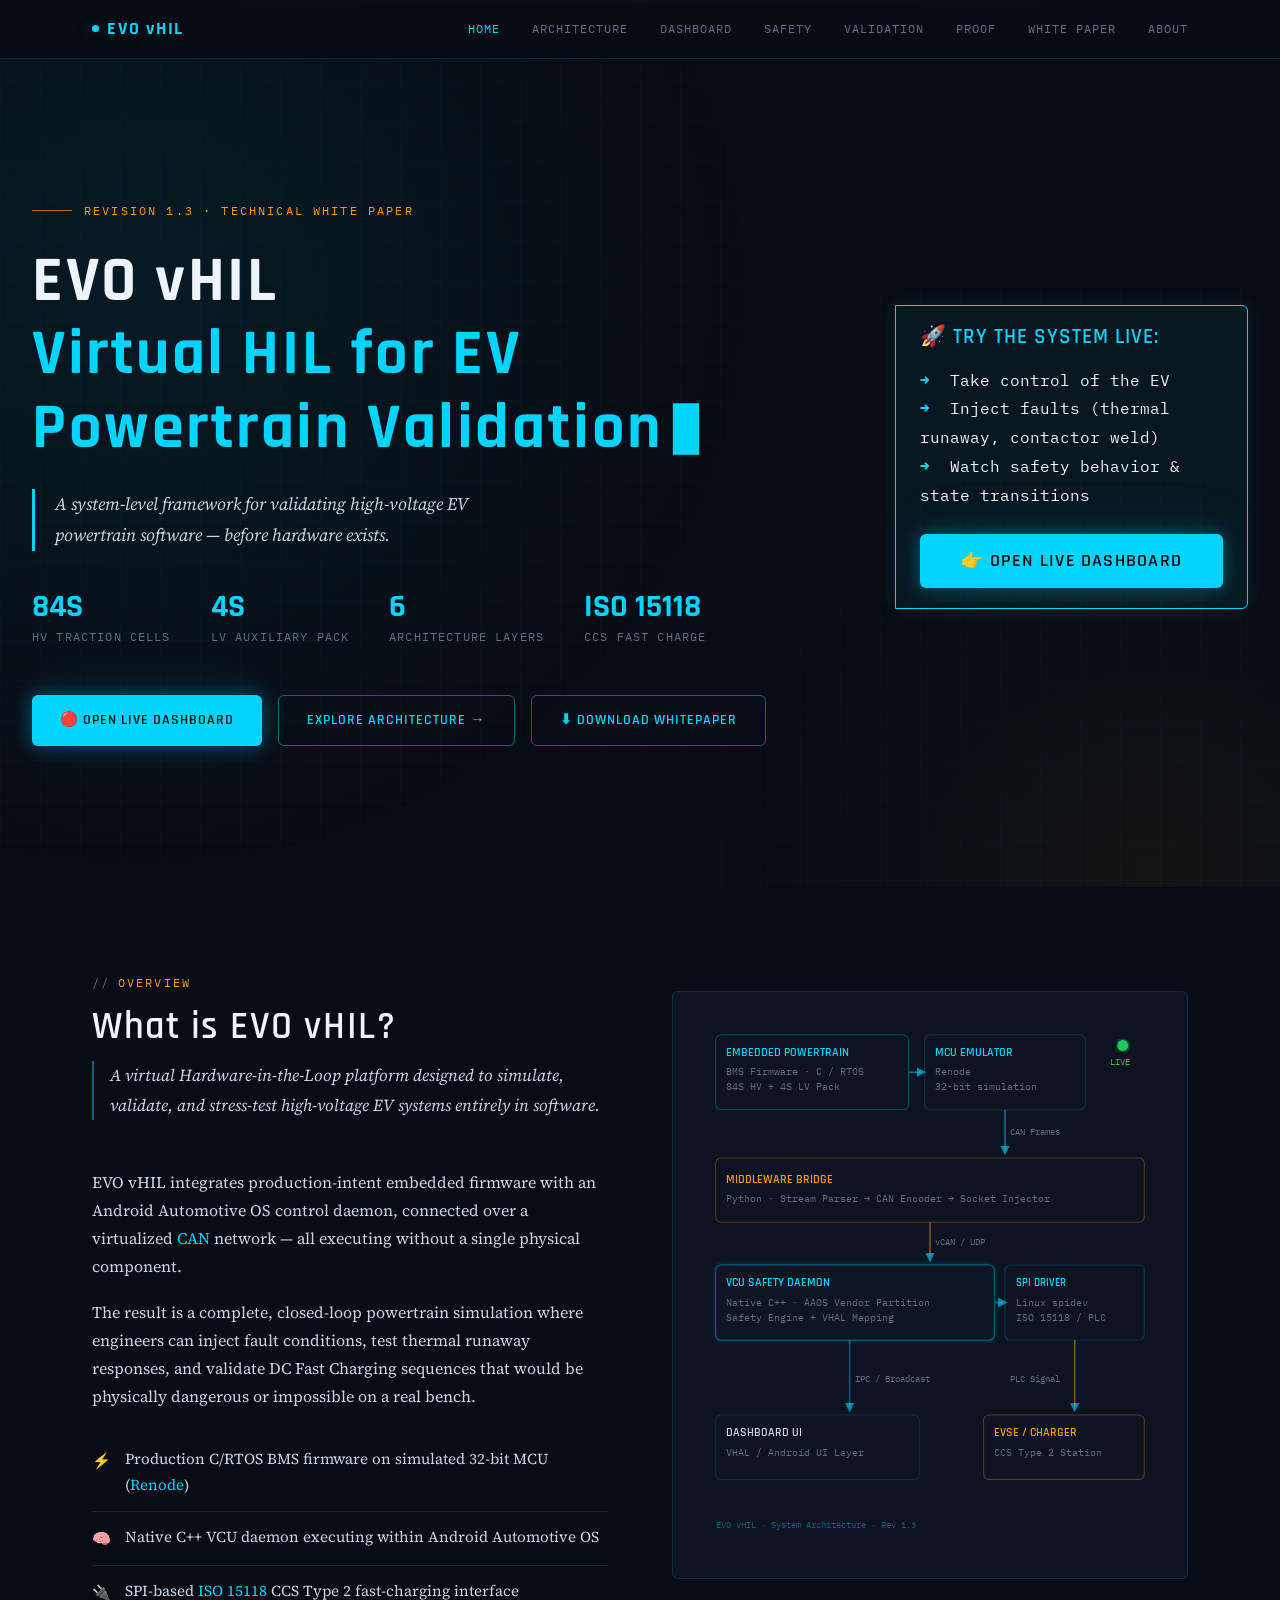
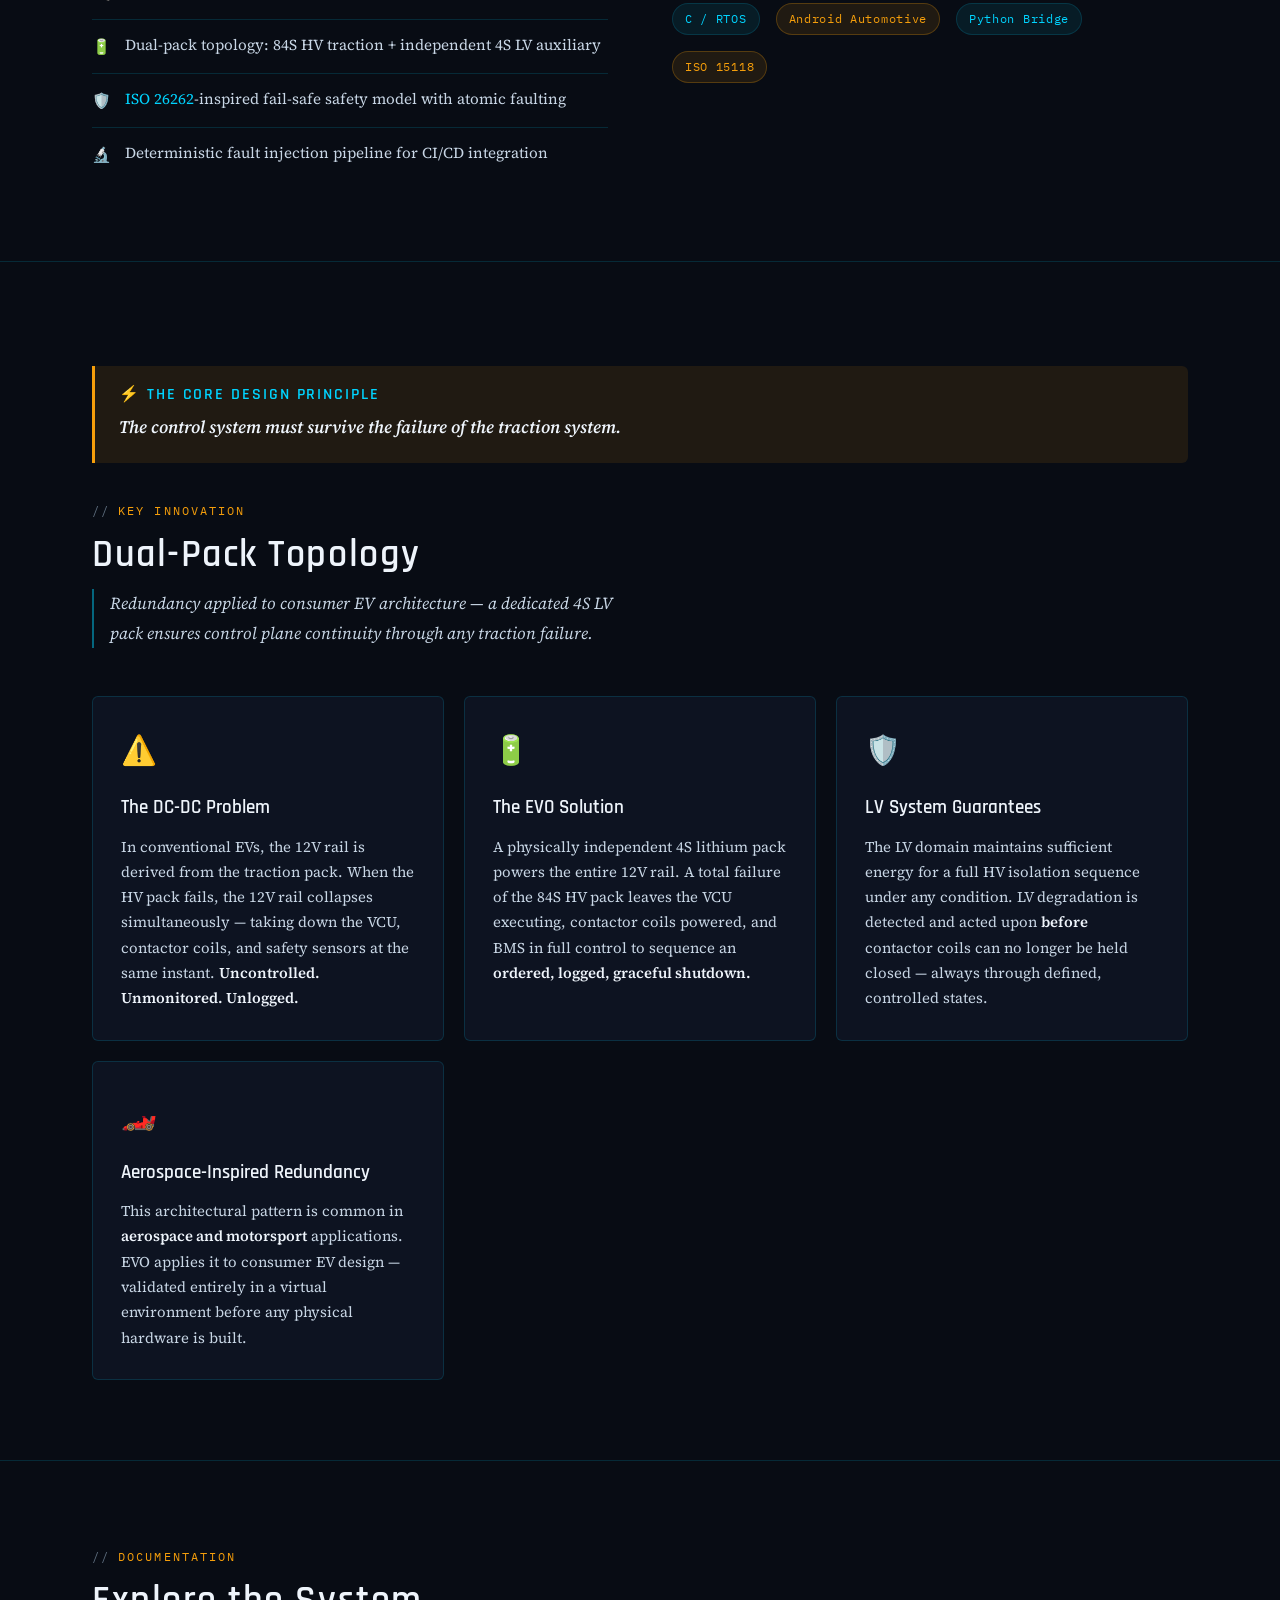
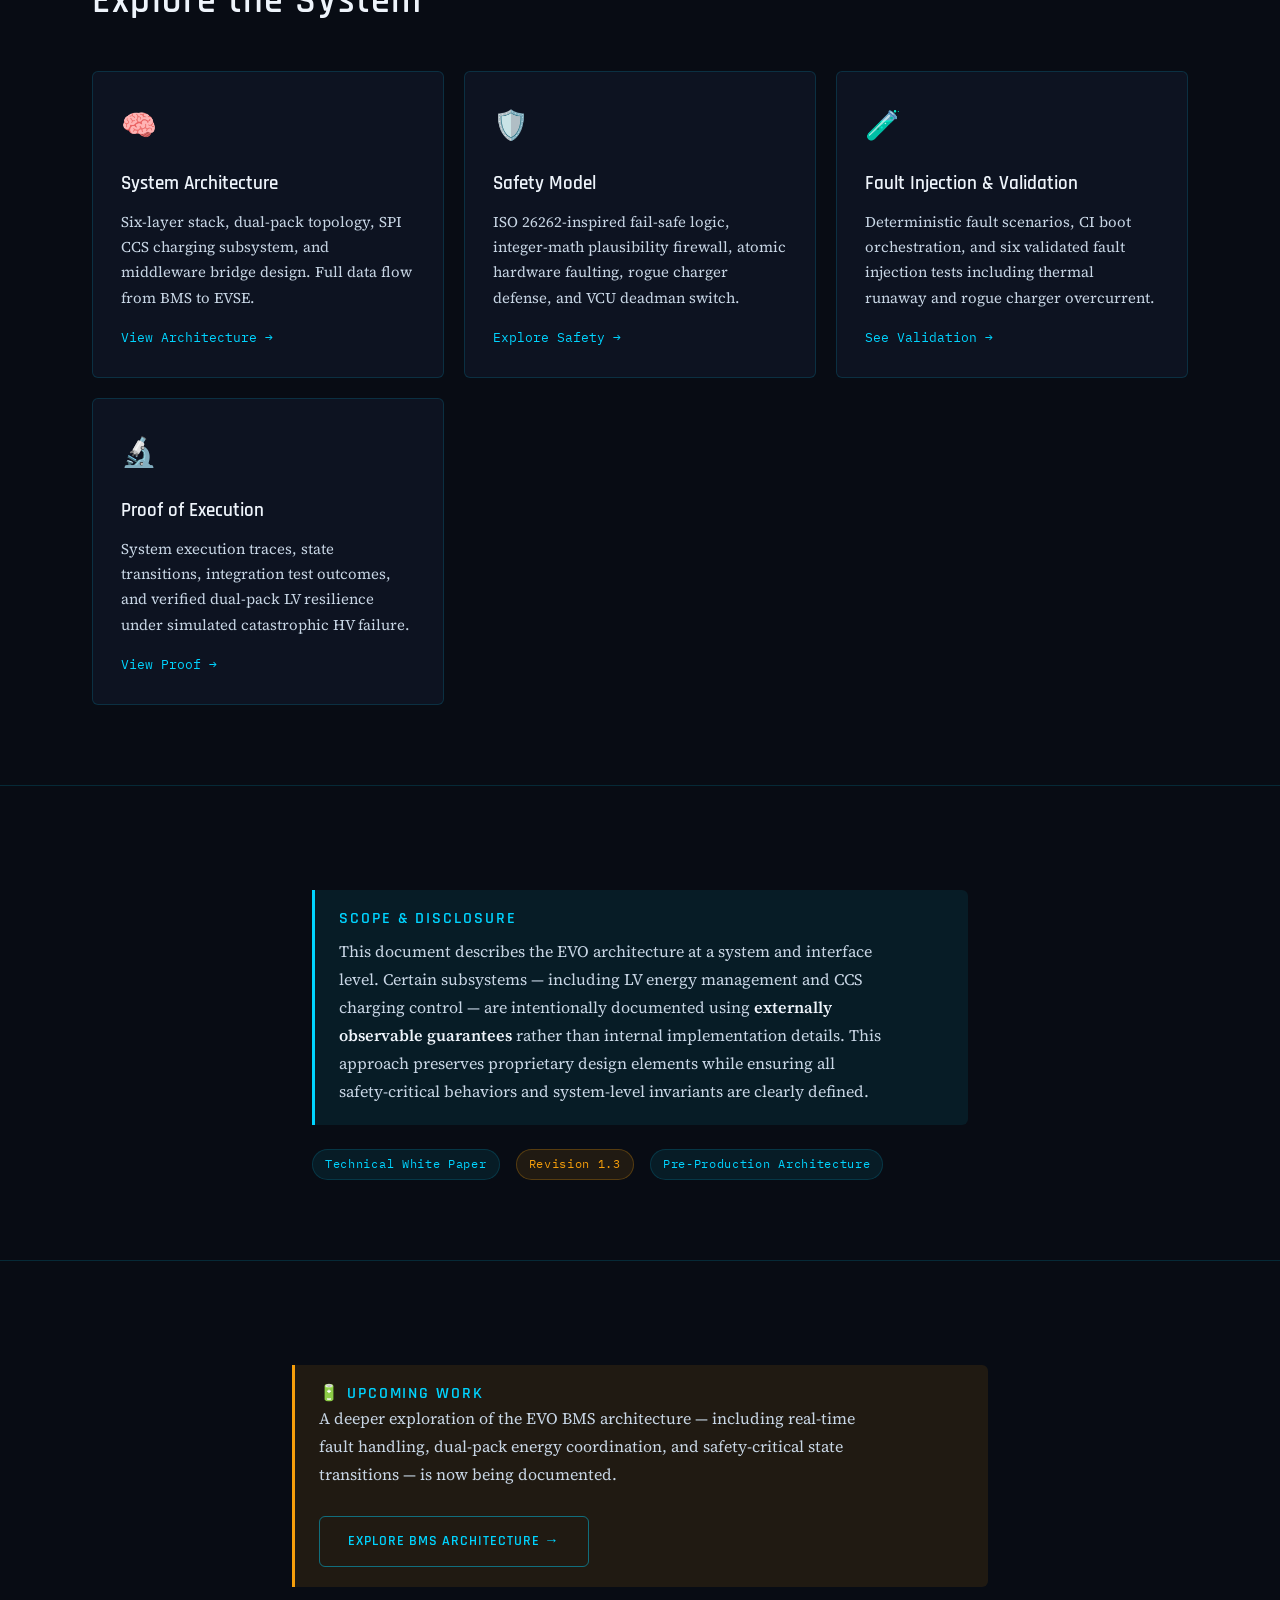
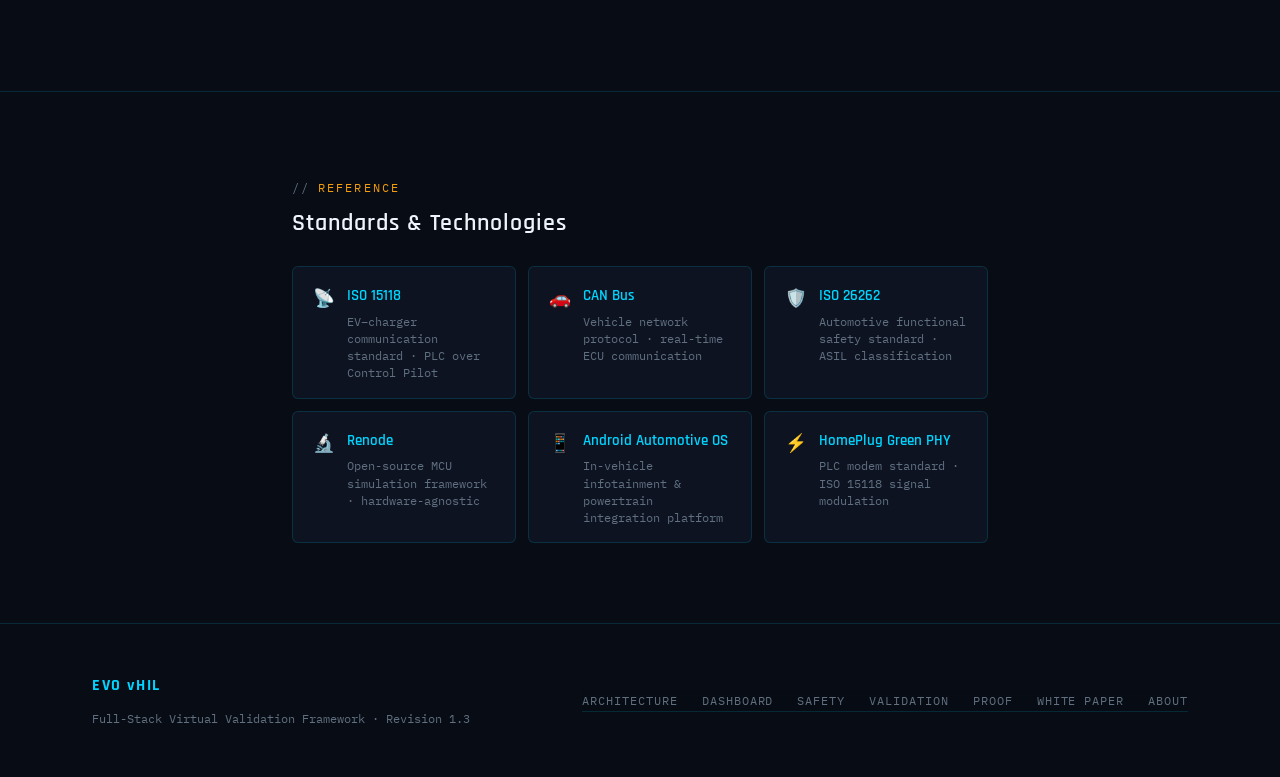
<file: index.html>
<!DOCTYPE html>
<html lang="en">
  
<head>
  <meta charset="UTF-8" />

  <!-- JSON-LD (keep at top) -->
  <script type="application/ld+json">
  {
    "@context": "https://schema.org",
    "@type": "SoftwareApplication",
    "name": "EVO vHIL",
    "applicationCategory": "DeveloperApplication",
    "operatingSystem": "Linux, Android",
    "author": {
      "@type": "Person",
      "name": "Vishal Bagade"
    },
    "description": "Virtual hardware-in-the-loop framework for EV powertrain validation using Renode and production firmware.",
    "url": "https://evovhil.com/"
  }
  </script>

  <meta name="viewport" content="width=device-width, initial-scale=1.0" />

  <title>EVO vHIL — Virtual Validation for High-Voltage EV Powertrains</title>

  <meta name="author" content="Vishal Bagade">
  <meta name="description" content="A full-stack virtual Hardware-in-the-Loop (vHIL) framework for validating high-voltage EV powertrains, Android Automotive VCUs, and ISO 15118 fast charging.">
<meta name="robots" content="index, follow">
  <link rel="preload" href="style.css" as="style">
  <!-- Google tag (gtag.js) -->
<script async src="https://www.googletagmanager.com/gtag/js?id=G-EVS54RD7KM"></script>
<script>
  window.dataLayer = window.dataLayer || [];
  function gtag(){dataLayer.push(arguments);}
  gtag('js', new Date());

  gtag('config', 'G-EVS54RD7KM');
</script>
  <script>
function trackEvent(name, params = {}) {
  gtag('event', name, params);
}
</script>
<link rel="icon" href="/favicon.ico">
<link rel="icon" type="image/png" sizes="32x32" href="/favicon.png">
<link rel="apple-touch-icon" href="/apple-touch-icon.png">

<meta property="og:image" content="https://evovhil.com/og.png" />
<meta name="twitter:image" content="https://evovhil.com/og.png">
<meta property="og:image:width" content="1200">
<meta property="og:image:height" content="630">
  <meta name="google-site-verification" content="8OTdQsH8hmNBFH6MxRdVUnGSFUFtjsmQ5clHsHvqLK8" />

  <link rel="canonical" href="https://evovhil.com/" />
 
  <!-- Open Graph -->
  <meta property="og:title" content="EVO vHIL — Virtual HIL for EV Powertrain Validation" />
  <meta property="og:description" content="Full-stack virtual HIL platform for EV systems using production firmware, Renode simulation, and deterministic fault injection." />
  <meta property="og:url" content="https://evovhil.com/" />

  <meta property="og:type" content="article" />


  <!-- Twitter -->
  <meta name="twitter:card" content="summary_large_image">
  <meta name="twitter:title" content="EVO vHIL — Virtual HIL for EV Powertrain Validation">
  <meta name="twitter:description" content="Full-stack EV validation using virtual HIL, Renode, and production firmware.">

  <!-- Styles -->
  <link rel="stylesheet" href="style.css" />

  <!-- GoatCounter (keep last) -->
  <script data-goatcounter="https://evo-vhil.goatcounter.com/count" async src="//gc.zgo.at/count.js"></script>

</head>
<script>
let startTime = Date.now();

window.addEventListener("beforeunload", function () {
  let timeSpent = Math.round((Date.now() - startTime) / 1000);

  // Only track meaningful sessions (>5 sec)
  if (timeSpent > 5) {
    navigator.sendBeacon(
      "https://evo-vhil.goatcounter.com/count",
      JSON.stringify({
        path: location.pathname + "#time-" + timeSpent,
        event: true
      })
    );
  }
});
</script>
<body>
<div class="scanline"></div>

<!-- ── NAV ── -->
<nav>
  <div class="nav-inner">
    <a href="/" class="nav-logo">
      <span class="dot"></span> EVO vHIL
    </a>

    <button class="nav-hamburger" id="navToggle" aria-label="Toggle navigation" aria-expanded="false">
      <span></span><span></span><span></span>
    </button>
    <div class="nav-links" id="navLinks">
      <a href="/" class="active">Home</a>
      <a href="/architecture.html">Architecture</a>
      <a href="/dashboard.html">Dashboard</a>
      <a href="/safety.html">Safety</a>
      <a href="/validation.html">Validation</a>
      <a href="/proof.html">Proof</a>
      <a href="/fullpaper.html">White Paper</a>
      
      <a href="/about.html">About</a>

    </div>
  </div>
</nav>

<!-- ── HERO ── -->
<section class="hero">
  <div class="container hero-content">
    <div class="hero-eyebrow">Revision 1.3 · Technical White Paper</div>
    <h1 class="hero-title">
      EVO vHIL<br>
      <span class="cursor">Virtual HIL for EV Powertrain Validation</span>
    </h1>
    <p class="hero-subtitle">
      A system-level framework for validating high-voltage EV powertrain software — before hardware exists.
    </p>
    <div class="hero-stats">
      <div class="stat">
        <div class="stat-val">84S</div>
        <div class="stat-label">HV Traction Cells</div>
      </div>
      <div class="stat">
        <div class="stat-val">4S</div>
        <div class="stat-label">LV Auxiliary Pack</div>
      </div>
      <div class="stat">
        <div class="stat-val">6</div>
        <div class="stat-label">Architecture Layers</div>
      </div>
      <div class="stat">
        <div class="stat-val">ISO 15118</div>
        <div class="stat-label">CCS Fast Charge</div>
      </div>
    </div>
   <div class="btn-group">
      <a href="/dashboard.html" class="btn btn-primary pulse" onclick="trackEvent('cta_hero_dashboard')">
        🔴 OPEN LIVE DASHBOARD
      </a>
      <a href="/architecture.html" class="btn btn-outline" onclick="trackEvent('cta_architecture')">
        Explore Architecture →
      </a>
      <a href="https://raw.githubusercontent.com/vishal0002/EVO-vHIL-Public/main/docs/EVO_vHIL_Whitepaper_Public.pdf"
         class="btn btn-outline"
         download 
         onclick="trackEvent('whitepaper_download')"
         data-goatcounter-click="whitepaper-download">
         ⬇ Download Whitepaper
      </a>
    </div>
  </div>
  <section class="section" style="padding-top: 0; padding-bottom: 2rem;">
  <div class="container" style="max-width:760px;">
    <div class="callout" style="border: 1px solid var(--cyan); background: rgba(0,212,255,0.05); box-shadow: 0 0 20px rgba(0,212,255,0.1);">
      <h4 style="color: var(--cyan); margin-bottom: 1rem; font-size: 1.3rem; letter-spacing: 0.05em;">🚀 Try the system live:</h4>
      
      <ul style="list-style: none; padding: 0; margin-bottom: 1.5rem; font-family: var(--mono); font-size: 1rem; color: var(--text-hi); line-height: 1.8;">
        <li><span style="color:var(--cyan); margin-right:10px; font-weight:bold;">→</span> Take control of the EV</li>
        <li><span style="color:var(--cyan); margin-right:10px; font-weight:bold;">→</span> Inject faults (thermal runaway, contactor weld)</li>
        <li><span style="color:var(--cyan); margin-right:10px; font-weight:bold;">→</span> Watch safety behavior & state transitions</li>
      </ul>

      <a href="/dashboard.html" class="btn btn-primary" style="display: block; text-align: center; width: 100%; box-sizing: border-box; font-size: 1.1rem;" onclick="trackEvent('cta_callout_dashboard')">
        👉 OPEN LIVE DASHBOARD
      </a>
    </div>
  </div>
</section>
</section>

<!-- ── WHAT IS ── -->
<section class="section">
  <div class="container">
    <div class="two-col" style="align-items:start; gap:4rem;">
      <div>
        <div class="section-header">
          <div class="section-tag">Overview</div>
          <h2 class="section-title">What is EVO vHIL?</h2>
          <p class="section-lead">A virtual Hardware-in-the-Loop platform designed to simulate, validate, and stress-test high-voltage EV systems entirely in software.</p>
        </div>
        <p>EVO vHIL integrates production-intent embedded firmware with an Android Automotive OS control daemon, connected over a virtualized <a href="https://en.wikipedia.org/wiki/CAN_bus" target="_blank" rel="noopener noreferrer" style="color:var(--cyan);">CAN</a> network — all executing without a single physical component.</p>
        <p>The result is a complete, closed-loop powertrain simulation where engineers can inject fault conditions, test thermal runaway responses, and validate DC Fast Charging sequences that would be physically dangerous or impossible on a real bench.</p>
        <ul class="feature-list mt-3">
          <li><span class="icon">⚡</span><span>Production C/RTOS BMS firmware on simulated 32-bit MCU (<a href="https://renode.io/" target="_blank" rel="noopener noreferrer" style="color:var(--cyan);">Renode</a>)</span></li>
          <li><span class="icon">🧠</span><span>Native C++ VCU daemon executing within Android Automotive OS</span></li>
          <li><span class="icon">🔌</span><span>SPI-based <a href="https://en.wikipedia.org/wiki/ISO_15118" target="_blank" rel="noopener noreferrer" style="color:var(--cyan);">ISO 15118</a> CCS Type 2 fast-charging interface</span></li>
          <li><span class="icon">🔋</span><span>Dual-pack topology: 84S HV traction + independent 4S LV auxiliary</span></li>
          <li><span class="icon">🛡️</span><span><a href="https://en.wikipedia.org/wiki/ISO_26262" target="_blank" rel="noopener noreferrer" style="color:var(--cyan);">ISO 26262</a>-inspired fail-safe safety model with atomic faulting</span></li>
          <li><span class="icon">🔬</span><span>Deterministic fault injection pipeline for CI/CD integration</span></li>
        </ul>
        
      </div>
      <!-- SVG Architecture Mini-Diagram -->
      <div>
        <div class="diagram-wrap">
          <svg viewBox="0 0 420 480" xmlns="http://www.w3.org/2000/svg" style="width:100%;height:auto;">
            <defs>
              <marker id="arr" markerWidth="6" markerHeight="6" refX="3" refY="3" orient="auto">
                <path d="M0,0 L0,6 L6,3 z" fill="rgba(0,212,255,0.6)"/>
              </marker>
              <filter id="glow">
                <feGaussianBlur stdDeviation="2" result="coloredBlur"/>
                <feMerge><feMergeNode in="coloredBlur"/><feMergeNode in="SourceGraphic"/></feMerge>
              </filter>
            </defs>

            <!-- Layer boxes -->
            <!-- L1: BMS -->
            <rect x="10" y="10" width="180" height="70" rx="5" fill="#0d1321" stroke="rgba(0,212,255,0.3)" stroke-width="1"/>
            <text x="20" y="30" font-family="'Rajdhani',sans-serif" font-size="11" fill="#00d4ff" font-weight="600">EMBEDDED POWERTRAIN</text>
            <text x="20" y="48" font-family="'IBM Plex Mono',monospace" font-size="9" fill="#607080">BMS Firmware · C / RTOS</text>
            <text x="20" y="62" font-family="'IBM Plex Mono',monospace" font-size="9" fill="#607080">84S HV + 4S LV Pack</text>

            <!-- MCU Emulator -->
            <rect x="205" y="10" width="150" height="70" rx="5" fill="#0d1321" stroke="rgba(0,212,255,0.15)" stroke-width="1"/>
            <text x="215" y="30" font-family="'Rajdhani',sans-serif" font-size="11" fill="#00d4ff" font-weight="600">MCU EMULATOR</text>
            <text x="215" y="48" font-family="'IBM Plex Mono',monospace" font-size="9" fill="#607080">Renode</text>
            <text x="215" y="62" font-family="'IBM Plex Mono',monospace" font-size="9" fill="#607080">32-bit simulation</text>

            <!-- Arrow: BMS → MCU -->
            <line x1="190" y1="45" x2="202" y2="45" stroke="rgba(0,212,255,0.5)" stroke-width="1.5" marker-end="url(#arr)"/>

            <!-- Arrow: MCU → Bridge -->
            <line x1="280" y1="80" x2="280" y2="118" stroke="rgba(0,212,255,0.5)" stroke-width="1.5" marker-end="url(#arr)"/>
            <text x="285" y="104" font-family="'IBM Plex Mono',monospace" font-size="8" fill="#607080">CAN Frames</text>

            <!-- L2: Bridge -->
            <rect x="10" y="125" width="400" height="60" rx="5" fill="#0d1321" stroke="rgba(245,158,11,0.3)" stroke-width="1"/>
            <text x="20" y="148" font-family="'Rajdhani',sans-serif" font-size="11" fill="#f59e0b" font-weight="600">MIDDLEWARE BRIDGE</text>
            <text x="20" y="166" font-family="'IBM Plex Mono',monospace" font-size="9" fill="#607080">Python · Stream Parser → CAN Encoder → Socket Injector</text>

            <!-- Arrow: Bridge → VCU -->
            <line x1="210" y1="185" x2="210" y2="218" stroke="rgba(245,158,11,0.5)" stroke-width="1.5" marker-end="url(#arr)"/>
            <text x="215" y="206" font-family="'IBM Plex Mono',monospace" font-size="8" fill="#607080">vCAN / UDP</text>

            <!-- L3: VCU -->
            <rect x="10" y="225" width="260" height="70" rx="5" fill="#0d1321" stroke="rgba(0,212,255,0.35)" stroke-width="1" filter="url(#glow)"/>
            <text x="20" y="245" font-family="'Rajdhani',sans-serif" font-size="11" fill="#00d4ff" font-weight="600">VCU SAFETY DAEMON</text>
            <text x="20" y="263" font-family="'IBM Plex Mono',monospace" font-size="9" fill="#607080">Native C++ · AAOS Vendor Partition</text>
            <text x="20" y="277" font-family="'IBM Plex Mono',monospace" font-size="9" fill="#607080">Safety Engine + VHAL Mapping</text>

            <!-- L3: SPI -->
            <rect x="280" y="225" width="130" height="70" rx="5" fill="#0d1321" stroke="rgba(0,212,255,0.2)" stroke-width="1"/>
            <text x="290" y="245" font-family="'Rajdhani',sans-serif" font-size="10" fill="#00d4ff" font-weight="600">SPI DRIVER</text>
            <text x="290" y="263" font-family="'IBM Plex Mono',monospace" font-size="9" fill="#607080">Linux spidev</text>
            <text x="290" y="277" font-family="'IBM Plex Mono',monospace" font-size="9" fill="#607080">ISO 15118 / PLC</text>

            <!-- Double arrow: VCU ↔ SPI -->
            <line x1="271" y1="260" x2="278" y2="260" stroke="rgba(0,212,255,0.5)" stroke-width="1.5" marker-end="url(#arr)"/>

            <!-- Arrow: VCU → UI -->
            <line x1="135" y1="295" x2="135" y2="358" stroke="rgba(0,212,255,0.4)" stroke-width="1.5" marker-end="url(#arr)"/>
            <text x="140" y="334" font-family="'IBM Plex Mono',monospace" font-size="8" fill="#607080">IPC / Broadcast</text>

            <!-- Arrow: SPI → EVSE -->
            <line x1="345" y1="295" x2="345" y2="358" stroke="rgba(245,158,11,0.5)" stroke-width="1.5" marker-end="url(#arr)"/>
            <text x="285" y="334" font-family="'IBM Plex Mono',monospace" font-size="8" fill="#607080">PLC Signal</text>

            <!-- L4: UI -->
            <rect x="10" y="365" width="190" height="60" rx="5" fill="#0d1321" stroke="rgba(0,212,255,0.15)" stroke-width="1"/>
            <text x="20" y="385" font-family="'Rajdhani',sans-serif" font-size="11" fill="#c8d6e5" font-weight="600">DASHBOARD UI</text>
            <text x="20" y="403" font-family="'IBM Plex Mono',monospace" font-size="9" fill="#607080">VHAL / Android UI Layer</text>

            <!-- EVSE -->
            <rect x="260" y="365" width="150" height="60" rx="5" fill="#0d1321" stroke="rgba(245,158,11,0.3)" stroke-width="1"/>
            <text x="270" y="385" font-family="'Rajdhani',sans-serif" font-size="11" fill="#f59e0b" font-weight="600">EVSE / CHARGER</text>
            <text x="270" y="403" font-family="'IBM Plex Mono',monospace" font-size="9" fill="#607080">CCS Type 2 Station</text>

            <!-- Status dot -->
            <circle cx="390" cy="20" r="5" fill="#22c55e" filter="url(#glow)"/>
            <text x="378" y="38" font-family="'IBM Plex Mono',monospace" font-size="8" fill="#22c55e">LIVE</text>

            <!-- Labels -->
            <text x="10" y="470" font-family="'IBM Plex Mono',monospace" font-size="8" fill="rgba(0,212,255,0.4)">EVO vHIL · System Architecture · Rev 1.3</text>
          </svg>
        </div>
        <div class="flex gap-2 flex-wrap mt-2">
          <span class="badge badge-cyan">C / RTOS</span>
          <span class="badge badge-amber">Android Automotive</span>
          <span class="badge badge-cyan">Python Bridge</span>
          <span class="badge badge-amber">ISO 15118</span>
        </div>
      </div>
    </div>
  </div>
</section>

<!-- ── KEY INNOVATION ── -->
<section class="section">
  <div class="container">
    <div class="callout">
      <h4 style="margin-bottom:0.5rem;">⚡ The Core Design Principle</h4>
      <p style="font-size:1.1rem; color: var(--text-hi); font-style:italic; margin:0;">
        <strong>The control system must survive the failure of the traction system.</strong>
      </p>
    </div>

    <div class="section-header mt-4">
      <div class="section-tag">Key Innovation</div>
      <h2 class="section-title">Dual-Pack Topology</h2>
      <p class="section-lead">Redundancy applied to consumer EV architecture — a dedicated 4S LV pack ensures control plane continuity through any traction failure.</p>
    </div>

    <div class="card-grid">
      <div class="card">
        <span class="card-icon">⚠️</span>
        <div class="card-title">The DC-DC Problem</div>
        <div class="card-body">In conventional EVs, the 12V rail is derived from the traction pack. When the HV pack fails, the 12V rail collapses simultaneously — taking down the VCU, contactor coils, and safety sensors at the same instant. <strong>Uncontrolled. Unmonitored. Unlogged.</strong></div>
      </div>
      <div class="card">
        <span class="card-icon">🔋</span>
        <div class="card-title">The EVO Solution</div>
        <div class="card-body">A physically independent 4S lithium pack powers the entire 12V rail. A total failure of the 84S HV pack leaves the VCU executing, contactor coils powered, and BMS in full control to sequence an <strong>ordered, logged, graceful shutdown.</strong></div>
      </div>
      <div class="card">
        <span class="card-icon">🛡️</span>
        <div class="card-title">LV System Guarantees</div>
        <div class="card-body">The LV domain maintains sufficient energy for a full HV isolation sequence under any condition. LV degradation is detected and acted upon <strong>before</strong> contactor coils can no longer be held closed — always through defined, controlled states.</div>
      </div>
      <div class="card">
        <span class="card-icon">🏎️</span>
        <div class="card-title">Aerospace-Inspired Redundancy</div>
        <div class="card-body">This architectural pattern is common in <strong>aerospace and motorsport</strong> applications. EVO applies it to consumer EV design — validated entirely in a virtual environment before any physical hardware is built.</div>
      </div>
    </div>
  </div>
</section>

<!-- ── PAGES NAV ── -->
<section class="section">
  <div class="container">
    <div class="section-header">
      <div class="section-tag">Documentation</div>
      <h2 class="section-title">Explore the System</h2>
    </div>
    <div class="card-grid-2">
      <a href="/architecture.html" class="card" style="text-decoration:none;">
        <span class="card-icon">🧠</span>
        <div class="card-title">System Architecture</div>
        <div class="card-body">Six-layer stack, dual-pack topology, SPI CCS charging subsystem, and middleware bridge design. Full data flow from BMS to EVSE.</div>
        <div class="mt-2" style="color:var(--cyan); font-family:var(--mono); font-size:0.8rem;">View Architecture →</div>
      </a>
      <a href="/safety.html" class="card" style="text-decoration:none;">
        <span class="card-icon">🛡️</span>
        <div class="card-title">Safety Model</div>
        <div class="card-body">ISO 26262-inspired fail-safe logic, integer-math plausibility firewall, atomic hardware faulting, rogue charger defense, and VCU deadman switch.</div>
        <div class="mt-2" style="color:var(--cyan); font-family:var(--mono); font-size:0.8rem;">Explore Safety →</div>
      </a>
      <a href="/validation.html" class="card" style="text-decoration:none;">
        <span class="card-icon">🧪</span>
        <div class="card-title">Fault Injection & Validation</div>
        <div class="card-body">Deterministic fault scenarios, CI boot orchestration, and six validated fault injection tests including thermal runaway and rogue charger overcurrent.</div>
        <div class="mt-2" style="color:var(--cyan); font-family:var(--mono); font-size:0.8rem;">See Validation →</div>
      </a>
      <a href="/proof.html" class="card" style="text-decoration:none;">
        <span class="card-icon">🔬</span>
        <div class="card-title">Proof of Execution</div>
        <div class="card-body">System execution traces, state transitions, integration test outcomes, and verified dual-pack LV resilience under simulated catastrophic HV failure.</div>
        <div class="mt-2" style="color:var(--cyan); font-family:var(--mono); font-size:0.8rem;">View Proof →</div>
      </a>
    </div>
  </div>
</section>

<!-- ── SCOPE ── -->
<section class="section">
  <div class="container" style="max-width:720px;">
    <div class="callout cyan">
      <h4 style="margin-bottom:0.5rem;">Scope & Disclosure</h4>
      <p>This document describes the EVO architecture at a system and interface level. Certain subsystems — including LV energy management and CCS charging control — are intentionally documented using <strong>externally observable guarantees</strong> rather than internal implementation details. This approach preserves proprietary design elements while ensuring all safety-critical behaviors and system-level invariants are clearly defined.</p>
    </div>
    <div class="flex gap-2 flex-wrap mt-3">
      <span class="badge badge-cyan">Technical White Paper</span>
      <span class="badge badge-amber">Revision 1.3</span>
      <span class="badge badge-cyan">Pre-Production Architecture</span>
    </div>
  </div>
</section>


<!-- ── UPCOMING WORK ── -->
<section class="section">
  <div class="container" style="max-width:760px;">
    <div class="callout">
      <h4>🔋 Upcoming Work</h4>
      <p>
        A deeper exploration of the EVO BMS architecture — including real-time fault handling,
dual-pack energy coordination, and safety-critical state transitions — is now being documented.

<br><br>

<a href="https://bms.evovhil.com/" 
   class="btn btn-outline" 
   onclick="trackEvent('cta_bms')">
   Explore BMS Architecture →
</a>
      </p>
    </div>
  </div>
</section>

<!-- ── STANDARDS & TECHNOLOGIES ── -->
<section class="section" aria-label="Standards and technologies referenced">
  <div class="container" style="max-width:760px;">
    <div class="section-header" style="margin-bottom:1.75rem;">
      <div class="section-tag">Reference</div>
      <h2 class="section-title" style="font-size:1.5rem;">Standards &amp; Technologies</h2>
    </div>
    <div style="display:grid; grid-template-columns:repeat(auto-fill, minmax(220px,1fr)); gap:0.75rem;">
      <a href="https://en.wikipedia.org/wiki/ISO_15118" target="_blank" rel="noopener noreferrer" class="card" style="text-decoration:none; display:flex; align-items:flex-start; gap:0.75rem; padding:1rem 1.25rem;">
        <span style="font-size:1.1rem; flex-shrink:0;">📡</span>
        <div>
          <div style="font-family:var(--head); font-size:0.95rem; font-weight:600; color:var(--cyan); margin-bottom:0.2rem;">ISO 15118</div>
          <div style="font-family:var(--mono); font-size:0.72rem; color:var(--text-dim); line-height:1.5;">EV–charger communication standard · PLC over Control Pilot</div>
        </div>
      </a>
      <a href="https://en.wikipedia.org/wiki/CAN_bus" target="_blank" rel="noopener noreferrer" class="card" style="text-decoration:none; display:flex; align-items:flex-start; gap:0.75rem; padding:1rem 1.25rem;">
        <span style="font-size:1.1rem; flex-shrink:0;">🚗</span>
        <div>
          <div style="font-family:var(--head); font-size:0.95rem; font-weight:600; color:var(--cyan); margin-bottom:0.2rem;">CAN Bus</div>
          <div style="font-family:var(--mono); font-size:0.72rem; color:var(--text-dim); line-height:1.5;">Vehicle network protocol · real-time ECU communication</div>
        </div>
      </a>
      <a href="https://en.wikipedia.org/wiki/ISO_26262" target="_blank" rel="noopener noreferrer" class="card" style="text-decoration:none; display:flex; align-items:flex-start; gap:0.75rem; padding:1rem 1.25rem;">
        <span style="font-size:1.1rem; flex-shrink:0;">🛡️</span>
        <div>
          <div style="font-family:var(--head); font-size:0.95rem; font-weight:600; color:var(--cyan); margin-bottom:0.2rem;">ISO 26262</div>
          <div style="font-family:var(--mono); font-size:0.72rem; color:var(--text-dim); line-height:1.5;">Automotive functional safety standard · ASIL classification</div>
        </div>
      </a>
      <a href="https://renode.io/" target="_blank" rel="noopener noreferrer" class="card" style="text-decoration:none; display:flex; align-items:flex-start; gap:0.75rem; padding:1rem 1.25rem;">
        <span style="font-size:1.1rem; flex-shrink:0;">🔬</span>
        <div>
          <div style="font-family:var(--head); font-size:0.95rem; font-weight:600; color:var(--cyan); margin-bottom:0.2rem;">Renode</div>
          <div style="font-family:var(--mono); font-size:0.72rem; color:var(--text-dim); line-height:1.5;">Open-source MCU simulation framework · hardware-agnostic</div>
        </div>
      </a>
      <a href="https://en.wikipedia.org/wiki/Android_Automotive" target="_blank" rel="noopener noreferrer" class="card" style="text-decoration:none; display:flex; align-items:flex-start; gap:0.75rem; padding:1rem 1.25rem;">
        <span style="font-size:1.1rem; flex-shrink:0;">📱</span>
        <div>
          <div style="font-family:var(--head); font-size:0.95rem; font-weight:600; color:var(--cyan); margin-bottom:0.2rem;">Android Automotive OS</div>
          <div style="font-family:var(--mono); font-size:0.72rem; color:var(--text-dim); line-height:1.5;">In-vehicle infotainment &amp; powertrain integration platform</div>
        </div>
      </a>
      <a href="https://en.wikipedia.org/wiki/HomePlug" target="_blank" rel="noopener noreferrer" class="card" style="text-decoration:none; display:flex; align-items:flex-start; gap:0.75rem; padding:1rem 1.25rem;">
        <span style="font-size:1.1rem; flex-shrink:0;">⚡</span>
        <div>
          <div style="font-family:var(--head); font-size:0.95rem; font-weight:600; color:var(--cyan); margin-bottom:0.2rem;">HomePlug Green PHY</div>
          <div style="font-family:var(--mono); font-size:0.72rem; color:var(--text-dim); line-height:1.5;">PLC modem standard · ISO 15118 signal modulation</div>
        </div>
      </a>
    </div>
  </div>
</section>

<!-- ── FOOTER ── -->
<footer>
  <div class="footer-inner">
    <div>
      <div class="footer-brand">EVO vHIL</div>
      <div class="footer-meta mt-1">Full-Stack Virtual Validation Framework · Revision 1.3</div>
    </div>
    <nav class="footer-nav">
      <a href="/architecture.html">Architecture</a>
      <a href="/dashboard.html">Dashboard</a>
      <a href="/safety.html">Safety</a>
      <a href="/validation.html">Validation</a>
      <a href="/proof.html">Proof</a>
      <a href="/fullpaper.html">White Paper</a>
      <a href="/about.html">About</a>
    </nav>
  </div>
</footer>

<script>
// Reveal animation on scroll
const reveals = document.querySelectorAll('.reveal');
const observer = new IntersectionObserver(entries => {
  entries.forEach(e => { if (e.isIntersecting) e.target.classList.add('visible'); });
}, { threshold: 0.1 });
reveals.forEach(el => observer.observe(el));
</script>
<script>
let scrollTracked = false;

window.addEventListener("scroll", () => {
  const scrollPosition = window.scrollY + window.innerHeight;
  const pageHeight = document.documentElement.scrollHeight;

  if (!scrollTracked && scrollPosition > pageHeight * 0.5) {
    scrollTracked = true;

    trackEvent("scroll_50");
    
    navigator.sendBeacon(
      "https://evo-vhil.goatcounter.com/count",
      JSON.stringify({
        path: location.pathname + "#scroll-50",
        event: true
      })
    );
  }
});
</script>
  <script>
const path = location.pathname;

// Page-level intent tracking
if (path.includes("architecture")) trackEvent("view_architecture");
if (path.includes("dashboard")) trackEvent("dashboard_engagement");
if (path.includes("safety")) trackEvent("view_safety");
if (path.includes("validation")) trackEvent("view_validation");
if (path.includes("proof")) trackEvent("view_proof");
if (path.includes("about")) trackEvent("view_about");
</script>

<script>
// ── Hamburger nav toggle ──────────────────────────────────────
const navToggle = document.getElementById('navToggle');
const navLinks  = document.getElementById('navLinks');
if (navToggle && navLinks) {
  navToggle.addEventListener('click', () => {
    const isOpen = navLinks.classList.toggle('open');
    navToggle.classList.toggle('open', isOpen);
    navToggle.setAttribute('aria-expanded', isOpen);
  });
  // Close on link click (mobile)
  navLinks.querySelectorAll('a').forEach(a => {
    a.addEventListener('click', () => {
      navLinks.classList.remove('open');
      navToggle.classList.remove('open');
      navToggle.setAttribute('aria-expanded', 'false');
    });
  });
  // Close on outside click
  document.addEventListener('click', e => {
    if (!navToggle.contains(e.target) && !navLinks.contains(e.target)) {
      navLinks.classList.remove('open');
      navToggle.classList.remove('open');
      navToggle.setAttribute('aria-expanded', 'false');
    }
  });
}
</script>
</body>
</html>
</file>
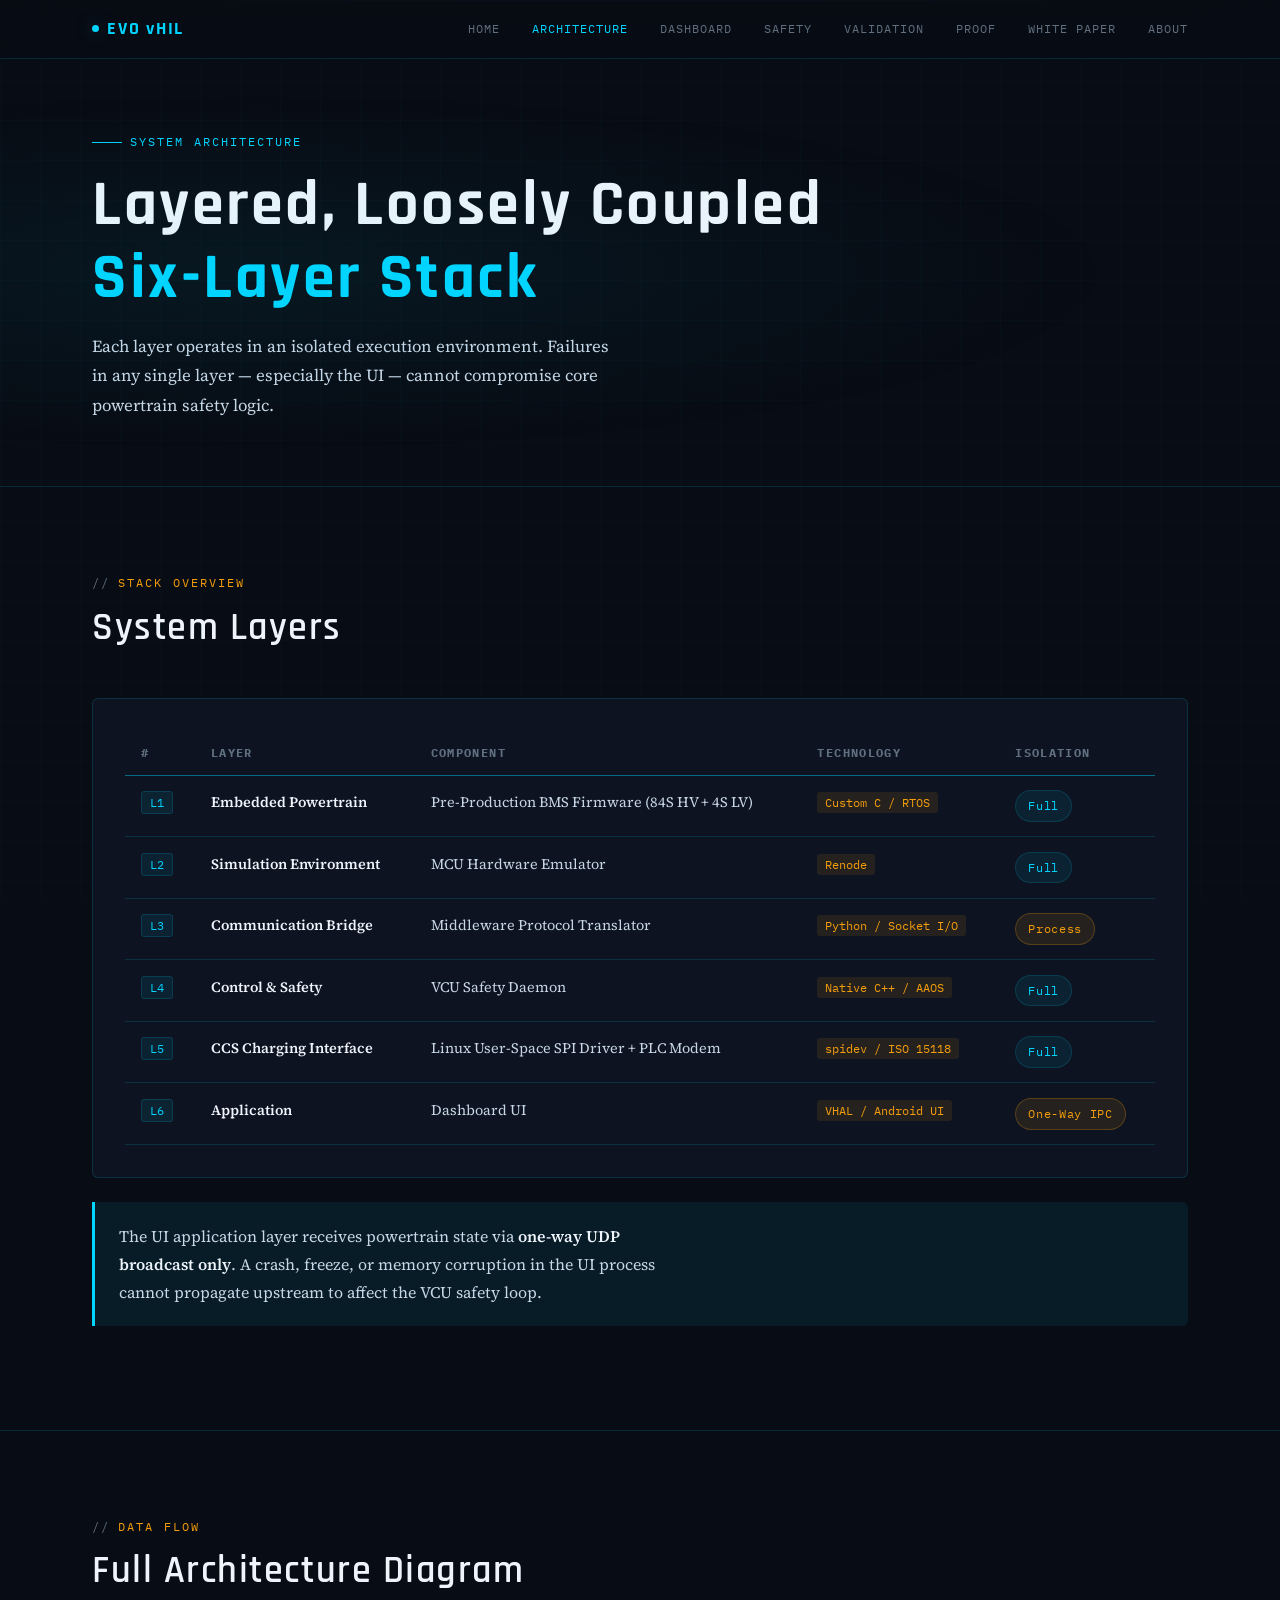
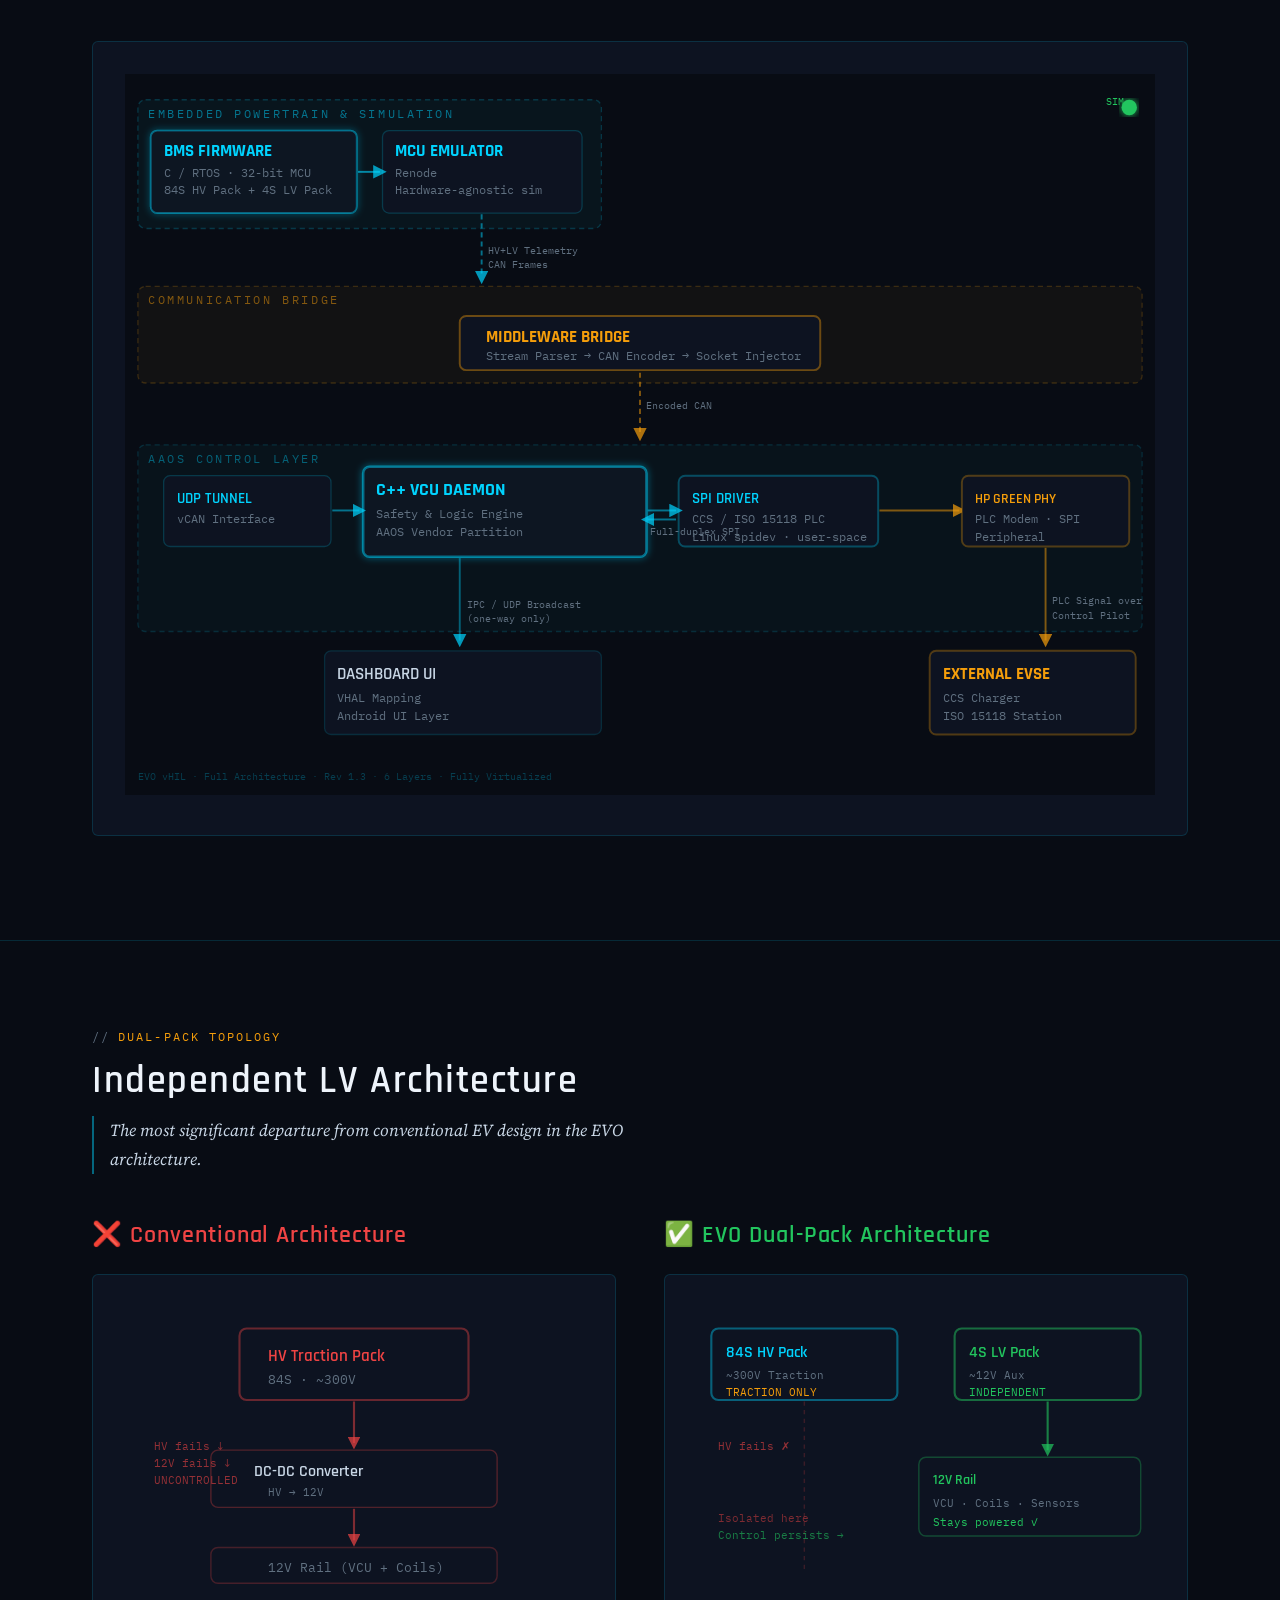
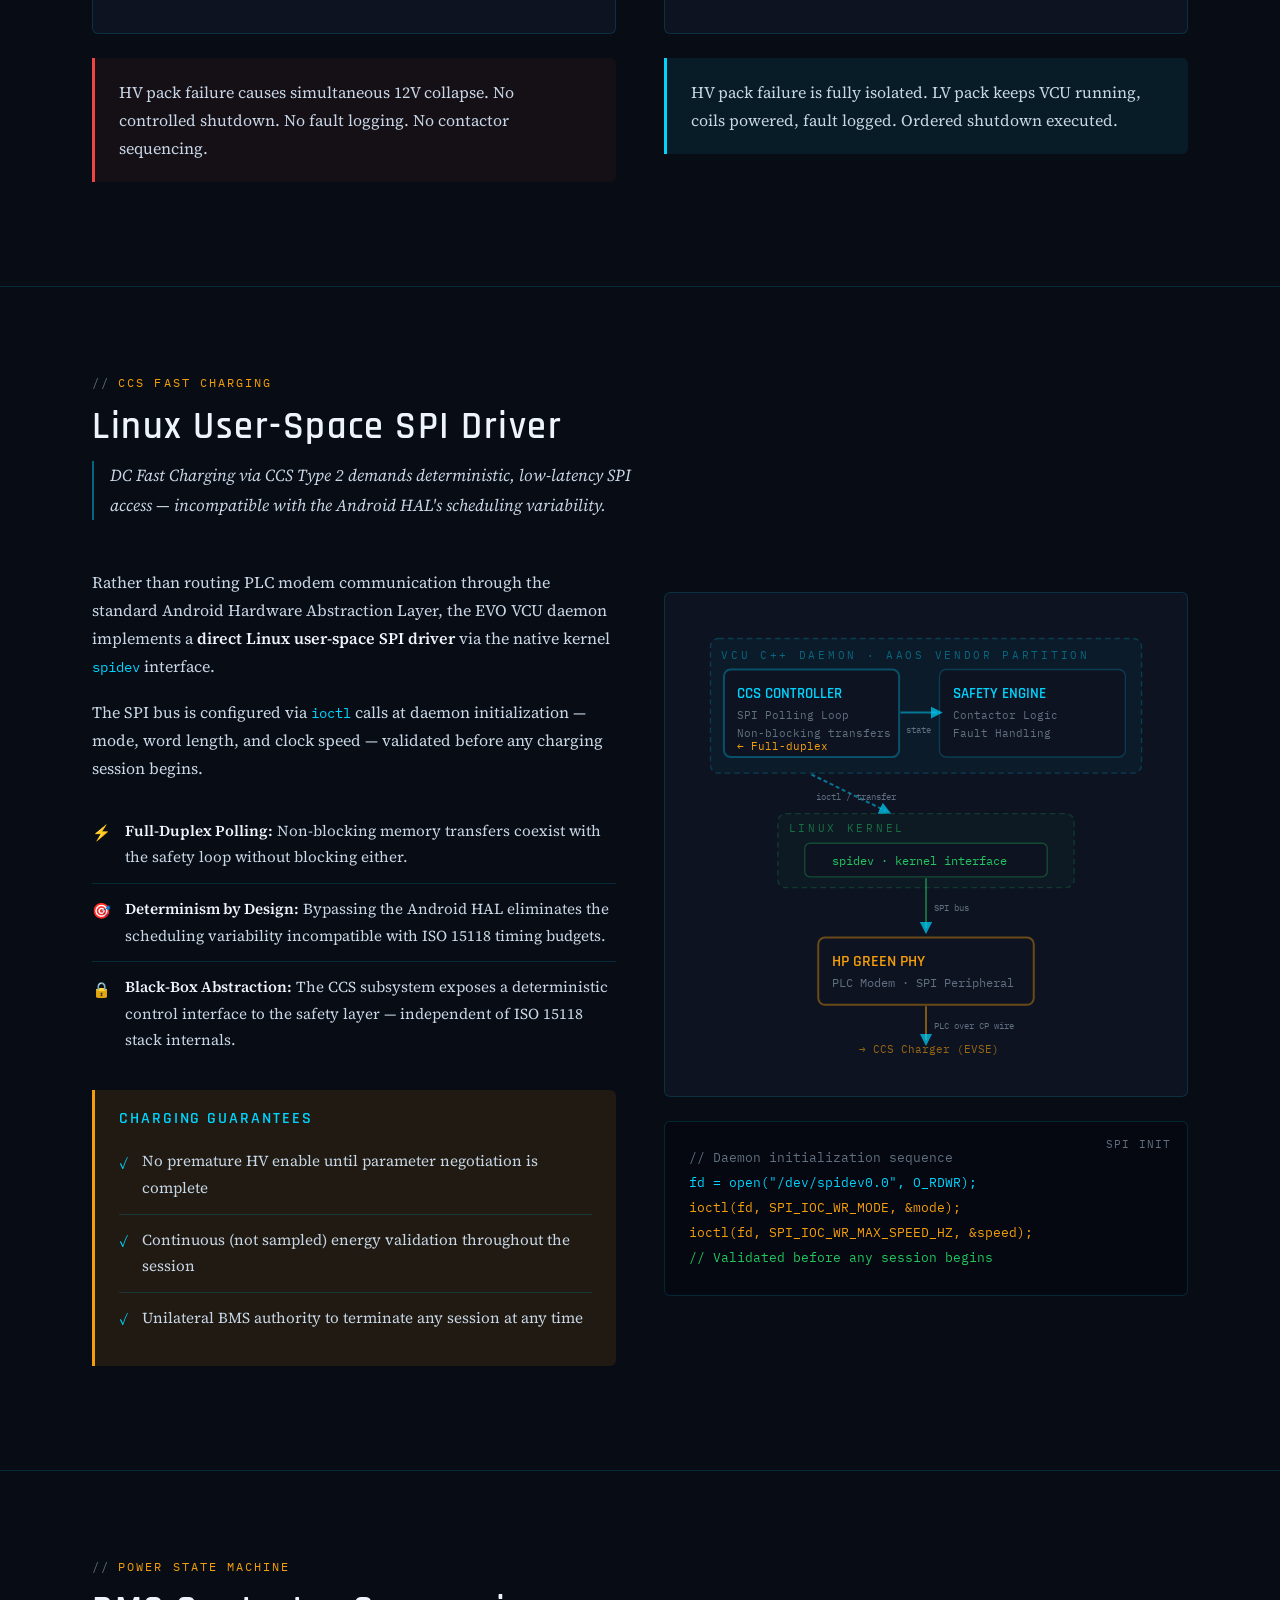
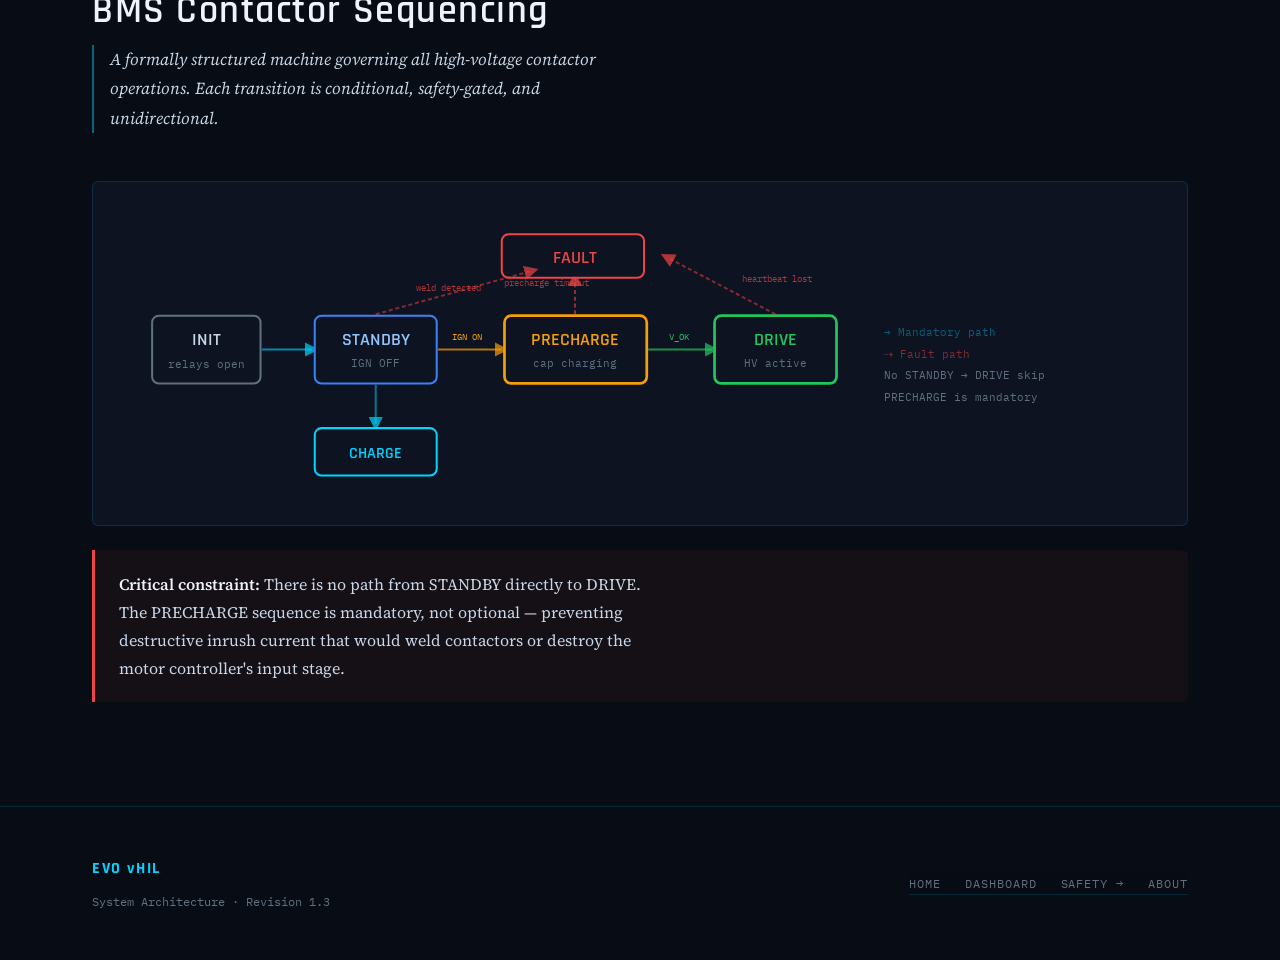
<file: architecture.html>
<!DOCTYPE html>
<html lang="en">
<head>
  <meta charset="UTF-8" />
  <meta name="viewport" content="width=device-width, initial-scale=1.0" />
  <title>Architecture — EVO vHIL</title>
  <meta name="author" content="Vishal Bagade">
  <meta name="description" content="Detailed system architecture of EVO vHIL — a virtual HIL framework for EV powertrain validation using Renode, Android Automotive, virtual CAN, and deterministic fault injection.">
  <link rel="canonical" href="https://evovhil.com/architecture.html" />

  <meta property="og:title" content="Architecture — EVO vHIL" />
  <meta property="og:description" content="Detailed system architecture of EVO vHIL — virtual HIL for EV powertrain validation." />
  <meta property="og:url" content="https://evovhil.com/architecture.html" />
  <meta property="og:type" content="website" />
  <meta property="og:image" content="https://evovhil.com/og.png" />

  <meta name="twitter:card" content="summary_large_image">
  <meta name="twitter:title" content="Architecture — EVO vHIL">
  <meta name="twitter:description" content="Detailed system architecture of EVO vHIL — virtual HIL for EV powertrain validation.">
  <meta name="twitter:image" content="https://evovhil.com/og.png">

  <link rel="icon" href="/favicon.ico" type="image/x-icon">
  <link rel="stylesheet" href="style.css" />

  
  <!-- Google tag (gtag.js) -->
<script async src="https://www.googletagmanager.com/gtag/js?id=G-EVS54RD7KM"></script>
<script>
  window.dataLayer = window.dataLayer || [];
  function gtag(){dataLayer.push(arguments);}
  gtag('js', new Date());

  gtag('config', 'G-EVS54RD7KM');
</script>
  
 <!-- GoatCounter (keep last) -->
  <script data-goatcounter="https://evo-vhil.goatcounter.com/count" async src="//gc.zgo.at/count.js"></script>
</head>
<body>
<div class="scanline"></div>
<nav>
    <div class="nav-inner">
    <a href="/" class="nav-logo">
      <span class="dot"></span> EVO vHIL
    </a>
    <button class="nav-hamburger" id="navToggle" aria-label="Toggle navigation" aria-expanded="false">
      <span></span><span></span><span></span>
    </button>
    <div class="nav-links" id="navLinks">
      <a href="/">Home</a>
      <a href="/architecture.html" class="active">Architecture</a>
      <a href="/dashboard.html">Dashboard</a>
      <a href="/safety.html">Safety</a>
      <a href="/validation.html">Validation</a>
      <a href="/proof.html">Proof</a>
      <a href="/fullpaper.html">White Paper</a>
      <a href="/about.html">About</a>
    </div>
  </div>
</nav>

<!-- PAGE HERO -->
<div class="page-hero">
  <div class="container">
    <div class="page-tag">System Architecture</div>
    <h1>Layered, Loosely Coupled<br><span style="color:var(--cyan)">Six-Layer Stack</span></h1>
    <p class="mt-2" style="max-width:58ch; font-size:1.05rem;">Each layer operates in an isolated execution environment. Failures in any single layer — especially the UI — cannot compromise core powertrain safety logic.</p>
  </div>
</div>

<!-- LAYER TABLE -->
<section class="section">
  <div class="container">
    <div class="section-header">
      <div class="section-tag">Stack Overview</div>
      <h2 class="section-title">System Layers</h2>
    </div>
    <div class="diagram-wrap">
      <table class="layer-table">
        <thead>
          <tr>
            <th>#</th>
            <th>Layer</th>
            <th>Component</th>
            <th>Technology</th>
            <th>Isolation</th>
          </tr>
        </thead>
        <tbody>
          <tr>
            <td><span class="layer-num">L1</span></td>
            <td><strong style="color:var(--text-hi)">Embedded Powertrain</strong></td>
            <td>Pre-Production BMS Firmware (84S HV + 4S LV)</td>
            <td><span class="tech-tag">Custom C / RTOS</span></td>
            <td><span class="badge badge-cyan">Full</span></td>
          </tr>
          <tr>
            <td><span class="layer-num">L2</span></td>
            <td><strong style="color:var(--text-hi)">Simulation Environment</strong></td>
            <td>MCU Hardware Emulator</td>
            <td><span class="tech-tag">Renode</span></td>
            <td><span class="badge badge-cyan">Full</span></td>
          </tr>
          <tr>
            <td><span class="layer-num">L3</span></td>
            <td><strong style="color:var(--text-hi)">Communication Bridge</strong></td>
            <td>Middleware Protocol Translator</td>
            <td><span class="tech-tag">Python / Socket I/O</span></td>
            <td><span class="badge badge-amber">Process</span></td>
          </tr>
          <tr>
            <td><span class="layer-num">L4</span></td>
            <td><strong style="color:var(--text-hi)">Control & Safety</strong></td>
            <td>VCU Safety Daemon</td>
            <td><span class="tech-tag">Native C++ / AAOS</span></td>
            <td><span class="badge badge-cyan">Full</span></td>
          </tr>
          <tr>
            <td><span class="layer-num">L5</span></td>
            <td><strong style="color:var(--text-hi)">CCS Charging Interface</strong></td>
            <td>Linux User-Space SPI Driver + PLC Modem</td>
            <td><span class="tech-tag">spidev / ISO 15118</span></td>
            <td><span class="badge badge-cyan">Full</span></td>
          </tr>
          <tr>
            <td><span class="layer-num">L6</span></td>
            <td><strong style="color:var(--text-hi)">Application</strong></td>
            <td>Dashboard UI</td>
            <td><span class="tech-tag">VHAL / Android UI</span></td>
            <td><span class="badge badge-amber">One-Way IPC</span></td>
          </tr>
        </tbody>
      </table>
    </div>
    <div class="callout cyan mt-3">
      <p>The UI application layer receives powertrain state via <strong>one-way UDP broadcast only</strong>. A crash, freeze, or memory corruption in the UI process cannot propagate upstream to affect the VCU safety loop.</p>
    </div>
  </div>
</section>

<!-- FULL ARCH DIAGRAM -->
<section class="section">
  <div class="container">
    <div class="section-header">
      <div class="section-tag">Data Flow</div>
      <h2 class="section-title">Full Architecture Diagram</h2>
    </div>
    <div class="diagram-wrap" style="overflow:auto;">
      <svg viewBox="0 0 800 560" xmlns="http://www.w3.org/2000/svg" style="min-width:640px;width:100%;height:auto;">
        <defs>
          <marker id="a1" markerWidth="7" markerHeight="7" refX="3.5" refY="3.5" orient="auto">
            <path d="M0,0 L0,7 L7,3.5 z" fill="rgba(0,212,255,0.7)"/>
          </marker>
          <marker id="a2" markerWidth="7" markerHeight="7" refX="3.5" refY="3.5" orient="auto">
            <path d="M0,0 L0,7 L7,3.5 z" fill="rgba(245,158,11,0.7)"/>
          </marker>
          <filter id="g1">
            <feGaussianBlur stdDeviation="3" result="b"/>
            <feMerge><feMergeNode in="b"/><feMergeNode in="SourceGraphic"/></feMerge>
          </filter>
        </defs>

        <!-- Background bands -->
        <rect x="0" y="0" width="800" height="560" fill="#080c14"/>

        <!-- Zone L1 -->
        <rect x="10" y="20" width="360" height="100" rx="6" fill="rgba(0,212,255,0.04)" stroke="rgba(0,212,255,0.2)" stroke-width="1" stroke-dasharray="4,3"/>
        <text x="18" y="34" font-family="'IBM Plex Mono',monospace" font-size="9" fill="rgba(0,212,255,0.5)" letter-spacing="2">EMBEDDED POWERTRAIN &amp; SIMULATION</text>

        <!-- BMS box -->
        <rect x="20" y="44" width="160" height="64" rx="5" fill="#0d1321" stroke="rgba(0,212,255,0.4)" stroke-width="1.5" filter="url(#g1)"/>
        <text x="30" y="64" font-family="'Rajdhani',sans-serif" font-size="13" fill="#00d4ff" font-weight="700">BMS FIRMWARE</text>
        <text x="30" y="80" font-family="'IBM Plex Mono',monospace" font-size="9" fill="#607080">C / RTOS · 32-bit MCU</text>
        <text x="30" y="93" font-family="'IBM Plex Mono',monospace" font-size="9" fill="#607080">84S HV Pack + 4S LV Pack</text>

        <!-- Renode box -->
        <rect x="200" y="44" width="155" height="64" rx="5" fill="#0d1321" stroke="rgba(0,212,255,0.2)" stroke-width="1"/>
        <text x="210" y="64" font-family="'Rajdhani',sans-serif" font-size="13" fill="#00d4ff" font-weight="700">MCU EMULATOR</text>
        <text x="210" y="80" font-family="'IBM Plex Mono',monospace" font-size="9" fill="#607080">Renode</text>
        <text x="210" y="93" font-family="'IBM Plex Mono',monospace" font-size="9" fill="#607080">Hardware-agnostic sim</text>

        <!-- BMS → Renode -->
        <line x1="181" y1="76" x2="198" y2="76" stroke="rgba(0,212,255,0.6)" stroke-width="1.5" marker-end="url(#a1)"/>

        <!-- Renode → Bridge (down arrow) -->
        <line x1="277" y1="109" x2="277" y2="158" stroke="rgba(0,212,255,0.5)" stroke-width="1.5" stroke-dasharray="4,3" marker-end="url(#a1)"/>
        <text x="282" y="140" font-family="'IBM Plex Mono',monospace" font-size="8" fill="#607080">HV+LV Telemetry</text>
        <text x="282" y="151" font-family="'IBM Plex Mono',monospace" font-size="8" fill="#607080">CAN Frames</text>

        <!-- Zone L3: Bridge -->
        <rect x="10" y="165" width="780" height="75" rx="6" fill="rgba(245,158,11,0.04)" stroke="rgba(245,158,11,0.2)" stroke-width="1" stroke-dasharray="4,3"/>
        <text x="18" y="179" font-family="'IBM Plex Mono',monospace" font-size="9" fill="rgba(245,158,11,0.5)" letter-spacing="2">COMMUNICATION BRIDGE</text>
        <rect x="260" y="188" width="280" height="42" rx="5" fill="#0d1321" stroke="rgba(245,158,11,0.4)" stroke-width="1.5"/>
        <text x="280" y="208" font-family="'Rajdhani',sans-serif" font-size="13" fill="#f59e0b" font-weight="700">MIDDLEWARE BRIDGE</text>
        <text x="280" y="222" font-family="'IBM Plex Mono',monospace" font-size="9" fill="#607080">Stream Parser → CAN Encoder → Socket Injector</text>

        <!-- Bridge → VCU (down) -->
        <line x1="400" y1="232" x2="400" y2="280" stroke="rgba(245,158,11,0.5)" stroke-width="1.5" stroke-dasharray="4,3" marker-end="url(#a2)"/>
        <text x="405" y="260" font-family="'IBM Plex Mono',monospace" font-size="8" fill="#607080">Encoded CAN</text>

        <!-- Zone AAOS -->
        <rect x="10" y="288" width="780" height="145" rx="6" fill="rgba(0,212,255,0.03)" stroke="rgba(0,212,255,0.15)" stroke-width="1" stroke-dasharray="4,3"/>
        <text x="18" y="302" font-family="'IBM Plex Mono',monospace" font-size="9" fill="rgba(0,212,255,0.4)" letter-spacing="2">AAOS CONTROL LAYER</text>

        <!-- vCAN -->
        <rect x="30" y="312" width="130" height="55" rx="5" fill="#0d1321" stroke="rgba(0,212,255,0.2)" stroke-width="1"/>
        <text x="40" y="333" font-family="'Rajdhani',sans-serif" font-size="12" fill="#00d4ff" font-weight="600">UDP TUNNEL</text>
        <text x="40" y="349" font-family="'IBM Plex Mono',monospace" font-size="9" fill="#607080">vCAN Interface</text>

        <!-- VCU box -->
        <rect x="185" y="305" width="220" height="70" rx="5" fill="#0d1321" stroke="rgba(0,212,255,0.45)" stroke-width="2" filter="url(#g1)"/>
        <text x="195" y="327" font-family="'Rajdhani',sans-serif" font-size="14" fill="#00d4ff" font-weight="700">C++ VCU DAEMON</text>
        <text x="195" y="345" font-family="'IBM Plex Mono',monospace" font-size="9" fill="#607080">Safety &amp; Logic Engine</text>
        <text x="195" y="359" font-family="'IBM Plex Mono',monospace" font-size="9" fill="#607080">AAOS Vendor Partition</text>

        <!-- SPI Driver -->
        <rect x="430" y="312" width="155" height="55" rx="5" fill="#0d1321" stroke="rgba(0,212,255,0.3)" stroke-width="1.5"/>
        <text x="440" y="333" font-family="'Rajdhani',sans-serif" font-size="12" fill="#00d4ff" font-weight="600">SPI DRIVER</text>
        <text x="440" y="349" font-family="'IBM Plex Mono',monospace" font-size="9" fill="#607080">CCS / ISO 15118 PLC</text>
        <text x="440" y="363" font-family="'IBM Plex Mono',monospace" font-size="9" fill="#607080">Linux spidev · user-space</text>

        <!-- Arrows in AAOS layer -->
        <line x1="161" y1="339" x2="182" y2="339" stroke="rgba(0,212,255,0.5)" stroke-width="1.5" marker-end="url(#a1)"/>
        <!-- VCU ↔ SPI -->
        <line x1="406" y1="339" x2="428" y2="339" stroke="rgba(0,212,255,0.5)" stroke-width="1.5" marker-end="url(#a1)"/>
        <line x1="428" y1="346" x2="406" y2="346" stroke="rgba(0,212,255,0.5)" stroke-width="1.5" marker-end="url(#a1)"/>
        <text x="408" y="358" font-family="'IBM Plex Mono',monospace" font-size="8" fill="#607080">Full-duplex SPI</text>

        <!-- VCU → UI (down) -->
        <line x1="260" y1="376" x2="260" y2="440" stroke="rgba(0,212,255,0.4)" stroke-width="1.5" marker-end="url(#a1)"/>
        <text x="266" y="415" font-family="'IBM Plex Mono',monospace" font-size="8" fill="#607080">IPC / UDP Broadcast</text>
        <text x="266" y="426" font-family="'IBM Plex Mono',monospace" font-size="8" fill="#607080">(one-way only)</text>

        <!-- SPI → Modem (right) -->
        <line x1="586" y1="339" x2="648" y2="339" stroke="rgba(245,158,11,0.5)" stroke-width="1.5" marker-end="url(#a2)"/>

        <!-- Modem -->
        <rect x="650" y="312" width="130" height="55" rx="5" fill="#0d1321" stroke="rgba(245,158,11,0.3)" stroke-width="1.5"/>
        <text x="660" y="333" font-family="'Rajdhani',sans-serif" font-size="11" fill="#f59e0b" font-weight="600">HP GREEN PHY</text>
        <text x="660" y="349" font-family="'IBM Plex Mono',monospace" font-size="9" fill="#607080">PLC Modem · SPI</text>
        <text x="660" y="363" font-family="'IBM Plex Mono',monospace" font-size="9" fill="#607080">Peripheral</text>

        <!-- Modem → EVSE (down) -->
        <line x1="715" y1="368" x2="715" y2="440" stroke="rgba(245,158,11,0.5)" stroke-width="1.5" marker-end="url(#a2)"/>
        <text x="720" y="412" font-family="'IBM Plex Mono',monospace" font-size="8" fill="#607080">PLC Signal over</text>
        <text x="720" y="423" font-family="'IBM Plex Mono',monospace" font-size="8" fill="#607080">Control Pilot</text>

        <!-- L6: UI -->
        <rect x="155" y="448" width="215" height="65" rx="5" fill="#0d1321" stroke="rgba(0,212,255,0.15)" stroke-width="1"/>
        <text x="165" y="470" font-family="'Rajdhani',sans-serif" font-size="13" fill="#c8d6e5" font-weight="600">DASHBOARD UI</text>
        <text x="165" y="488" font-family="'IBM Plex Mono',monospace" font-size="9" fill="#607080">VHAL Mapping</text>
        <text x="165" y="502" font-family="'IBM Plex Mono',monospace" font-size="9" fill="#607080">Android UI Layer</text>

        <!-- EVSE -->
        <rect x="625" y="448" width="160" height="65" rx="5" fill="#0d1321" stroke="rgba(245,158,11,0.3)" stroke-width="1.5"/>
        <text x="635" y="470" font-family="'Rajdhani',sans-serif" font-size="13" fill="#f59e0b" font-weight="700">EXTERNAL EVSE</text>
        <text x="635" y="488" font-family="'IBM Plex Mono',monospace" font-size="9" fill="#607080">CCS Charger</text>
        <text x="635" y="502" font-family="'IBM Plex Mono',monospace" font-size="9" fill="#607080">ISO 15118 Station</text>

        <!-- Watermark -->
        <text x="10" y="548" font-family="'IBM Plex Mono',monospace" font-size="8" fill="rgba(0,212,255,0.25)">EVO vHIL · Full Architecture · Rev 1.3 · 6 Layers · Fully Virtualized</text>
        <circle cx="780" cy="26" r="6" fill="#22c55e" filter="url(#g1)"/>
        <text x="762" y="24" font-family="'IBM Plex Mono',monospace" font-size="8" fill="#22c55e">SIM</text>
      </svg>
    </div>
  </div>
</section>

<!-- DUAL PACK -->
<section class="section">
  <div class="container">
    <div class="section-header">
      <div class="section-tag">Dual-Pack Topology</div>
      <h2 class="section-title">Independent LV Architecture</h2>
      <p class="section-lead">The most significant departure from conventional EV design in the EVO architecture.</p>
    </div>
    <div class="two-col" style="align-items:start; gap:3rem;">
      <div>
        <h3 style="color:var(--red); margin-bottom:1rem;">❌ Conventional Architecture</h3>
        <div class="diagram-wrap">
          <svg viewBox="0 0 320 200" xmlns="http://www.w3.org/2000/svg" style="width:100%;height:auto;">
            <defs>
              <marker id="ra" markerWidth="6" markerHeight="6" refX="3" refY="3" orient="auto">
                <path d="M0,0 L0,6 L6,3 z" fill="rgba(239,68,68,0.7)"/>
              </marker>
            </defs>
            <rect x="80" y="15" width="160" height="50" rx="5" fill="#0d1321" stroke="rgba(239,68,68,0.4)" stroke-width="1.5"/>
            <text x="100" y="38" font-family="'Rajdhani',sans-serif" font-size="12" fill="#ef4444" font-weight="600">HV Traction Pack</text>
            <text x="100" y="54" font-family="'IBM Plex Mono',monospace" font-size="9" fill="#607080">84S · ~300V</text>

            <line x1="160" y1="66" x2="160" y2="95" stroke="rgba(239,68,68,0.5)" stroke-width="1.5" marker-end="url(#ra)"/>

            <rect x="60" y="100" width="200" height="40" rx="5" fill="#0d1321" stroke="rgba(239,68,68,0.3)" stroke-width="1"/>
            <text x="90" y="118" font-family="'Rajdhani',sans-serif" font-size="11" fill="#c8d6e5" font-weight="600">DC-DC Converter</text>
            <text x="100" y="132" font-family="'IBM Plex Mono',monospace" font-size="8" fill="#607080">HV → 12V</text>

            <line x1="160" y1="141" x2="160" y2="163" stroke="rgba(239,68,68,0.5)" stroke-width="1.5" marker-end="url(#ra)"/>

            <rect x="60" y="168" width="200" height="25" rx="5" fill="#0d1321" stroke="rgba(239,68,68,0.25)" stroke-width="1"/>
            <text x="100" y="185" font-family="'IBM Plex Mono',monospace" font-size="9" fill="#607080">12V Rail (VCU + Coils)</text>

            <text x="20" y="100" font-family="'IBM Plex Mono',monospace" font-size="8" fill="rgba(239,68,68,0.6)">HV fails ↓</text>
            <text x="20" y="112" font-family="'IBM Plex Mono',monospace" font-size="8" fill="rgba(239,68,68,0.6)">12V fails ↓</text>
            <text x="20" y="124" font-family="'IBM Plex Mono',monospace" font-size="8" fill="rgba(239,68,68,0.6)">UNCONTROLLED</text>
          </svg>
        </div>
        <div class="callout red mt-2">
          <p>HV pack failure causes simultaneous 12V collapse. No controlled shutdown. No fault logging. No contactor sequencing.</p>
        </div>
      </div>
      <div>
        <h3 style="color:var(--green); margin-bottom:1rem;">✅ EVO Dual-Pack Architecture</h3>
        <div class="diagram-wrap">
          <svg viewBox="0 0 320 200" xmlns="http://www.w3.org/2000/svg" style="width:100%;height:auto;">
            <defs>
              <marker id="ga" markerWidth="6" markerHeight="6" refX="3" refY="3" orient="auto">
                <path d="M0,0 L0,6 L6,3 z" fill="rgba(34,197,94,0.7)"/>
              </marker>
              <marker id="ba" markerWidth="6" markerHeight="6" refX="3" refY="3" orient="auto">
                <path d="M0,0 L0,6 L6,3 z" fill="rgba(0,212,255,0.7)"/>
              </marker>
            </defs>
            <!-- HV Pack -->
            <rect x="10" y="15" width="130" height="50" rx="5" fill="#0d1321" stroke="rgba(0,212,255,0.4)" stroke-width="1.5"/>
            <text x="20" y="35" font-family="'Rajdhani',sans-serif" font-size="11" fill="#00d4ff" font-weight="600">84S HV Pack</text>
            <text x="20" y="50" font-family="'IBM Plex Mono',monospace" font-size="8" fill="#607080">~300V Traction</text>
            <text x="20" y="62" font-family="'IBM Plex Mono',monospace" font-size="8" fill="#f59e0b">TRACTION ONLY</text>

            <!-- LV Pack -->
            <rect x="180" y="15" width="130" height="50" rx="5" fill="#0d1321" stroke="rgba(34,197,94,0.5)" stroke-width="1.5" />
            <text x="190" y="35" font-family="'Rajdhani',sans-serif" font-size="11" fill="#22c55e" font-weight="600">4S LV Pack</text>
            <text x="190" y="50" font-family="'IBM Plex Mono',monospace" font-size="8" fill="#607080">~12V Aux</text>
            <text x="190" y="62" font-family="'IBM Plex Mono',monospace" font-size="8" fill="#22c55e">INDEPENDENT</text>

            <!-- LV → loads -->
            <line x1="245" y1="66" x2="245" y2="100" stroke="rgba(34,197,94,0.6)" stroke-width="1.5" marker-end="url(#ga)"/>

            <rect x="155" y="105" width="155" height="55" rx="5" fill="#0d1321" stroke="rgba(34,197,94,0.3)" stroke-width="1"/>
            <text x="165" y="124" font-family="'Rajdhani',sans-serif" font-size="10" fill="#22c55e" font-weight="600">12V Rail</text>
            <text x="165" y="140" font-family="'IBM Plex Mono',monospace" font-size="8" fill="#607080">VCU · Coils · Sensors</text>
            <text x="165" y="153" font-family="'IBM Plex Mono',monospace" font-size="8" fill="#22c55e">Stays powered ✓</text>

            <!-- HV fail label -->
            <text x="15" y="100" font-family="'IBM Plex Mono',monospace" font-size="8" fill="rgba(239,68,68,0.6)">HV fails ✗</text>
            <line x1="75" y1="66" x2="75" y2="185" stroke="rgba(239,68,68,0.2)" stroke-width="1" stroke-dasharray="3,3"/>
            <text x="15" y="150" font-family="'IBM Plex Mono',monospace" font-size="8" fill="rgba(239,68,68,0.5)">Isolated here</text>
            <text x="15" y="162" font-family="'IBM Plex Mono',monospace" font-size="8" fill="rgba(34,197,94,0.6)">Control persists →</text>
          </svg>
        </div>
        <div class="callout cyan mt-2">
          <p>HV pack failure is fully isolated. LV pack keeps VCU running, coils powered, fault logged. Ordered shutdown executed.</p>
        </div>
      </div>
    </div>
  </div>
</section>

<!-- SPI / CCS -->
<section class="section">
  <div class="container">
    <div class="section-header">
      <div class="section-tag">CCS Fast Charging</div>
      <h2 class="section-title">Linux User-Space SPI Driver</h2>
      <p class="section-lead">DC Fast Charging via CCS Type 2 demands deterministic, low-latency SPI access — incompatible with the Android HAL's scheduling variability.</p>
    </div>
    <div class="two-col" style="align-items:start;">
      <div>
        <p>Rather than routing PLC modem communication through the standard Android Hardware Abstraction Layer, the EVO VCU daemon implements a <strong>direct Linux user-space SPI driver</strong> via the native kernel <code>spidev</code> interface.</p>
        <p>The SPI bus is configured via <code>ioctl</code> calls at daemon initialization — mode, word length, and clock speed — validated before any charging session begins.</p>
        <ul class="feature-list mt-3">
          <li><span class="icon">⚡</span><span><strong>Full-Duplex Polling:</strong> Non-blocking memory transfers coexist with the safety loop without blocking either.</span></li>
          <li><span class="icon">🎯</span><span><strong>Determinism by Design:</strong> Bypassing the Android HAL eliminates the scheduling variability incompatible with ISO 15118 timing budgets.</span></li>
          <li><span class="icon">🔒</span><span><strong>Black-Box Abstraction:</strong> The CCS subsystem exposes a deterministic control interface to the safety layer — independent of ISO 15118 stack internals.</span></li>
        </ul>
        <div class="callout mt-3">
          <h4 style="margin-bottom:0.5rem;">Charging Guarantees</h4>
          <ul class="feature-list">
            <li><span class="icon">✓</span><span>No premature HV enable until parameter negotiation is complete</span></li>
            <li><span class="icon">✓</span><span>Continuous (not sampled) energy validation throughout the session</span></li>
            <li><span class="icon">✓</span><span>Unilateral BMS authority to terminate any session at any time</span></li>
          </ul>
        </div>
      </div>
      <div>
        <div class="diagram-wrap">
          <svg viewBox="0 0 340 320" xmlns="http://www.w3.org/2000/svg" style="width:100%;height:auto;">
            <defs>
              <marker id="sa" markerWidth="6" markerHeight="6" refX="3" refY="3" orient="auto">
                <path d="M0,0 L0,6 L6,3 z" fill="rgba(0,212,255,0.7)"/>
              </marker>
            </defs>
            <!-- VCU Daemon -->
            <rect x="10" y="10" width="320" height="100" rx="6" fill="rgba(0,212,255,0.04)" stroke="rgba(0,212,255,0.2)" stroke-width="1" stroke-dasharray="4,3"/>
            <text x="18" y="25" font-family="'IBM Plex Mono',monospace" font-size="8" fill="rgba(0,212,255,0.4)" letter-spacing="2">VCU C++ DAEMON · AAOS VENDOR PARTITION</text>
            <rect x="20" y="33" width="130" height="65" rx="5" fill="#0d1321" stroke="rgba(0,212,255,0.3)" stroke-width="1.5"/>
            <text x="30" y="54" font-family="'Rajdhani',sans-serif" font-size="11" fill="#00d4ff" font-weight="600">CCS CONTROLLER</text>
            <text x="30" y="70" font-family="'IBM Plex Mono',monospace" font-size="8" fill="#607080">SPI Polling Loop</text>
            <text x="30" y="83" font-family="'IBM Plex Mono',monospace" font-size="8" fill="#607080">Non-blocking transfers</text>
            <text x="30" y="93" font-family="'IBM Plex Mono',monospace" font-size="8" fill="#f59e0b">← Full-duplex</text>

            <rect x="180" y="33" width="138" height="65" rx="5" fill="#0d1321" stroke="rgba(0,212,255,0.2)" stroke-width="1"/>
            <text x="190" y="54" font-family="'Rajdhani',sans-serif" font-size="11" fill="#00d4ff" font-weight="600">SAFETY ENGINE</text>
            <text x="190" y="70" font-family="'IBM Plex Mono',monospace" font-size="8" fill="#607080">Contactor Logic</text>
            <text x="190" y="83" font-family="'IBM Plex Mono',monospace" font-size="8" fill="#607080">Fault Handling</text>

            <!-- CCS ↔ Safety -->
            <line x1="151" y1="65" x2="178" y2="65" stroke="rgba(0,212,255,0.5)" stroke-width="1.5" marker-end="url(#sa)"/>
            <text x="155" y="80" font-family="'IBM Plex Mono',monospace" font-size="7" fill="#607080">state</text>

            <!-- Kernel -->
            <rect x="60" y="140" width="220" height="55" rx="6" fill="rgba(34,197,94,0.04)" stroke="rgba(34,197,94,0.2)" stroke-width="1" stroke-dasharray="4,3"/>
            <text x="68" y="154" font-family="'IBM Plex Mono',monospace" font-size="8" fill="rgba(34,197,94,0.5)" letter-spacing="2">LINUX KERNEL</text>
            <rect x="80" y="162" width="180" height="25" rx="4" fill="#0d1321" stroke="rgba(34,197,94,0.3)" stroke-width="1"/>
            <text x="100" y="178" font-family="'IBM Plex Mono',monospace" font-size="9" fill="#22c55e">spidev · kernel interface</text>

            <!-- VCU → Kernel -->
            <line x1="85" y1="111" x2="140" y2="138" stroke="rgba(0,212,255,0.5)" stroke-width="1.5" stroke-dasharray="3,2" marker-end="url(#sa)"/>
            <text x="88" y="130" font-family="'IBM Plex Mono',monospace" font-size="7" fill="#607080">ioctl / transfer</text>

            <!-- Kernel → Modem -->
            <line x1="170" y1="188" x2="170" y2="225" stroke="rgba(34,197,94,0.5)" stroke-width="1.5" marker-end="url(#sa)"/>
            <text x="176" y="212" font-family="'IBM Plex Mono',monospace" font-size="7" fill="#607080">SPI bus</text>

            <!-- Modem -->
            <rect x="90" y="232" width="160" height="50" rx="5" fill="#0d1321" stroke="rgba(245,158,11,0.4)" stroke-width="1.5"/>
            <text x="100" y="253" font-family="'Rajdhani',sans-serif" font-size="12" fill="#f59e0b" font-weight="600">HP GREEN PHY</text>
            <text x="100" y="269" font-family="'IBM Plex Mono',monospace" font-size="9" fill="#607080">PLC Modem · SPI Peripheral</text>

            <!-- Modem → EVSE -->
            <line x1="170" y1="283" x2="170" y2="308" stroke="rgba(245,158,11,0.5)" stroke-width="1.5" marker-end="url(#sa)"/>
            <text x="176" y="300" font-family="'IBM Plex Mono',monospace" font-size="7" fill="#607080">PLC over CP wire</text>

            <text x="120" y="318" font-family="'IBM Plex Mono',monospace" font-size="8" fill="rgba(245,158,11,0.6)">→ CCS Charger (EVSE)</text>
          </svg>
        </div>
        <div class="code-block mt-2">
          <span class="code-label">SPI Init</span>
          <div class="code-line-dim">// Daemon initialization sequence</div>
          <div class="code-line-cyan">fd = open("/dev/spidev0.0", O_RDWR);</div>
          <div class="code-line-amber">ioctl(fd, SPI_IOC_WR_MODE, &amp;mode);</div>
          <div class="code-line-amber">ioctl(fd, SPI_IOC_WR_MAX_SPEED_HZ, &amp;speed);</div>
          <div class="code-line-green">// Validated before any session begins</div>
        </div>
      </div>
    </div>
  </div>
</section>

<!-- BMS STATE MACHINE -->
<section class="section">
  <div class="container">
    <div class="section-header">
      <div class="section-tag">Power State Machine</div>
      <h2 class="section-title">BMS Contactor Sequencing</h2>
      <p class="section-lead">A formally structured machine governing all high-voltage contactor operations. Each transition is conditional, safety-gated, and unidirectional.</p>
    </div>
    <div class="diagram-wrap">
      <svg viewBox="0 0 760 200" xmlns="http://www.w3.org/2000/svg" style="min-width:600px;width:100%;height:auto;">
        <defs>
          <marker id="sm-a" markerWidth="7" markerHeight="7" refX="3.5" refY="3.5" orient="auto">
            <path d="M0,0 L0,7 L7,3.5 z" fill="rgba(0,212,255,0.7)"/>
          </marker>
          <marker id="sm-r" markerWidth="7" markerHeight="7" refX="3.5" refY="3.5" orient="auto">
            <path d="M0,0 L0,7 L7,3.5 z" fill="rgba(239,68,68,0.7)"/>
          </marker>
          <marker id="sm-g" markerWidth="7" markerHeight="7" refX="3.5" refY="3.5" orient="auto">
            <path d="M0,0 L0,7 L7,3.5 z" fill="rgba(34,197,94,0.7)"/>
          </marker>
          <marker id="sm-y" markerWidth="7" markerHeight="7" refX="3.5" refY="3.5" orient="auto">
            <path d="M0,0 L0,7 L7,3.5 z" fill="rgba(245,158,11,0.7)"/>
          </marker>
        </defs>

        <!-- INIT -->
        <rect x="20" y="75" width="80" height="50" rx="5" fill="#0d1321" stroke="#607080" stroke-width="1.5"/>
        <text x="60" y="97" font-family="'Rajdhani',sans-serif" font-size="13" fill="#c8d6e5" font-weight="600" text-anchor="middle">INIT</text>
        <text x="60" y="114" font-family="'IBM Plex Mono',monospace" font-size="8" fill="#607080" text-anchor="middle">relays open</text>

        <line x1="101" y1="100" x2="138" y2="100" stroke="rgba(0,212,255,0.6)" stroke-width="1.5" marker-end="url(#sm-a)"/>

        <!-- STANDBY -->
        <rect x="140" y="75" width="90" height="50" rx="5" fill="#0d1321" stroke="#3b82f6" stroke-width="1.5"/>
        <text x="185" y="97" font-family="'Rajdhani',sans-serif" font-size="13" fill="#93c5fd" font-weight="600" text-anchor="middle">STANDBY</text>
        <text x="185" y="113" font-family="'IBM Plex Mono',monospace" font-size="8" fill="#607080" text-anchor="middle">IGN OFF</text>

        <!-- STANDBY → PRECHARGE -->
        <line x1="231" y1="100" x2="278" y2="100" stroke="rgba(245,158,11,0.7)" stroke-width="1.5" marker-end="url(#sm-y)"/>
        <text x="252" y="93" font-family="'IBM Plex Mono',monospace" font-size="7" fill="#f59e0b" text-anchor="middle">IGN ON</text>

        <!-- PRECHARGE -->
        <rect x="280" y="75" width="105" height="50" rx="5" fill="#0d1321" stroke="#f59e0b" stroke-width="2"/>
        <text x="332" y="97" font-family="'Rajdhani',sans-serif" font-size="13" fill="#f59e0b" font-weight="600" text-anchor="middle">PRECHARGE</text>
        <text x="332" y="113" font-family="'IBM Plex Mono',monospace" font-size="8" fill="#607080" text-anchor="middle">cap charging</text>

        <!-- PRECHARGE → DRIVE -->
        <line x1="386" y1="100" x2="433" y2="100" stroke="rgba(34,197,94,0.7)" stroke-width="1.5" marker-end="url(#sm-g)"/>
        <text x="409" y="93" font-family="'IBM Plex Mono',monospace" font-size="7" fill="#22c55e" text-anchor="middle">V_OK</text>

        <!-- DRIVE -->
        <rect x="435" y="75" width="90" height="50" rx="5" fill="#0d1321" stroke="#22c55e" stroke-width="2"/>
        <text x="480" y="97" font-family="'Rajdhani',sans-serif" font-size="13" fill="#22c55e" font-weight="600" text-anchor="middle">DRIVE</text>
        <text x="480" y="113" font-family="'IBM Plex Mono',monospace" font-size="8" fill="#607080" text-anchor="middle">HV active</text>

        <!-- CHARGE (from STANDBY, below) -->
        <line x1="185" y1="126" x2="185" y2="155" stroke="rgba(0,212,255,0.5)" stroke-width="1.5" marker-end="url(#sm-a)"/>
        <rect x="140" y="158" width="90" height="35" rx="5" fill="#0d1321" stroke="#00d4ff" stroke-width="1.5"/>
        <text x="185" y="180" font-family="'Rajdhani',sans-serif" font-size="12" fill="#00d4ff" font-weight="600" text-anchor="middle">CHARGE</text>

        <!-- FAULT (from PRECHARGE, above) -->
        <line x1="332" y1="74" x2="332" y2="48" stroke="rgba(239,68,68,0.6)" stroke-width="1.5" stroke-dasharray="3,2" marker-end="url(#sm-r)"/>
        <rect x="278" y="15" width="105" height="32" rx="5" fill="#0d1321" stroke="#ef4444" stroke-width="1.5"/>
        <text x="332" y="36" font-family="'Rajdhani',sans-serif" font-size="13" fill="#ef4444" font-weight="600" text-anchor="middle">FAULT</text>
        <text x="280" y="53" font-family="'IBM Plex Mono',monospace" font-size="7" fill="rgba(239,68,68,0.7)">precharge timeout</text>

        <!-- DRIVE → FAULT (heartbeat) -->
        <line x1="480" y1="74" x2="400" y2="32" stroke="rgba(239,68,68,0.5)" stroke-width="1.5" stroke-dasharray="3,2" marker-end="url(#sm-r)"/>
        <text x="455" y="50" font-family="'IBM Plex Mono',monospace" font-size="7" fill="rgba(239,68,68,0.7)">heartbeat lost</text>

        <!-- STANDBY → FAULT (weld detection) -->
        <line x1="185" y1="74" x2="300" y2="42" stroke="rgba(239,68,68,0.5)" stroke-width="1.5" stroke-dasharray="3,2" marker-end="url(#sm-r)"/>
        <text x="215" y="57" font-family="'IBM Plex Mono',monospace" font-size="7" fill="rgba(239,68,68,0.7)">weld detected</text>

        <!-- Labels -->
        <text x="560" y="90" font-family="'IBM Plex Mono',monospace" font-size="8" fill="rgba(0,212,255,0.4)">→ Mandatory path</text>
        <text x="560" y="106" font-family="'IBM Plex Mono',monospace" font-size="8" fill="rgba(239,68,68,0.5)">⇢ Fault path</text>
        <text x="560" y="122" font-family="'IBM Plex Mono',monospace" font-size="8" fill="#607080">No STANDBY → DRIVE skip</text>
        <text x="560" y="138" font-family="'IBM Plex Mono',monospace" font-size="8" fill="#607080">PRECHARGE is mandatory</text>
      </svg>
    </div>
    <div class="callout red mt-3">
      <p><strong>Critical constraint:</strong> There is no path from STANDBY directly to DRIVE. The PRECHARGE sequence is mandatory, not optional — preventing destructive inrush current that would weld contactors or destroy the motor controller's input stage.</p>
    </div>
  </div>
</section>

<footer>
  <div class="footer-inner">
    <div>
      <div class="footer-brand">EVO vHIL</div>
      <div class="footer-meta mt-1">System Architecture · Revision 1.3</div>
    </div>
    <nav class="footer-nav">
      <a href="index.html">Home</a>
      <a href="/dashboard.html">Dashboard</a>
      <a href="safety.html">Safety →</a>
      <a href="about.html">About</a>
    </nav>
  </div>
</footer>
</body>
</html>
</file>
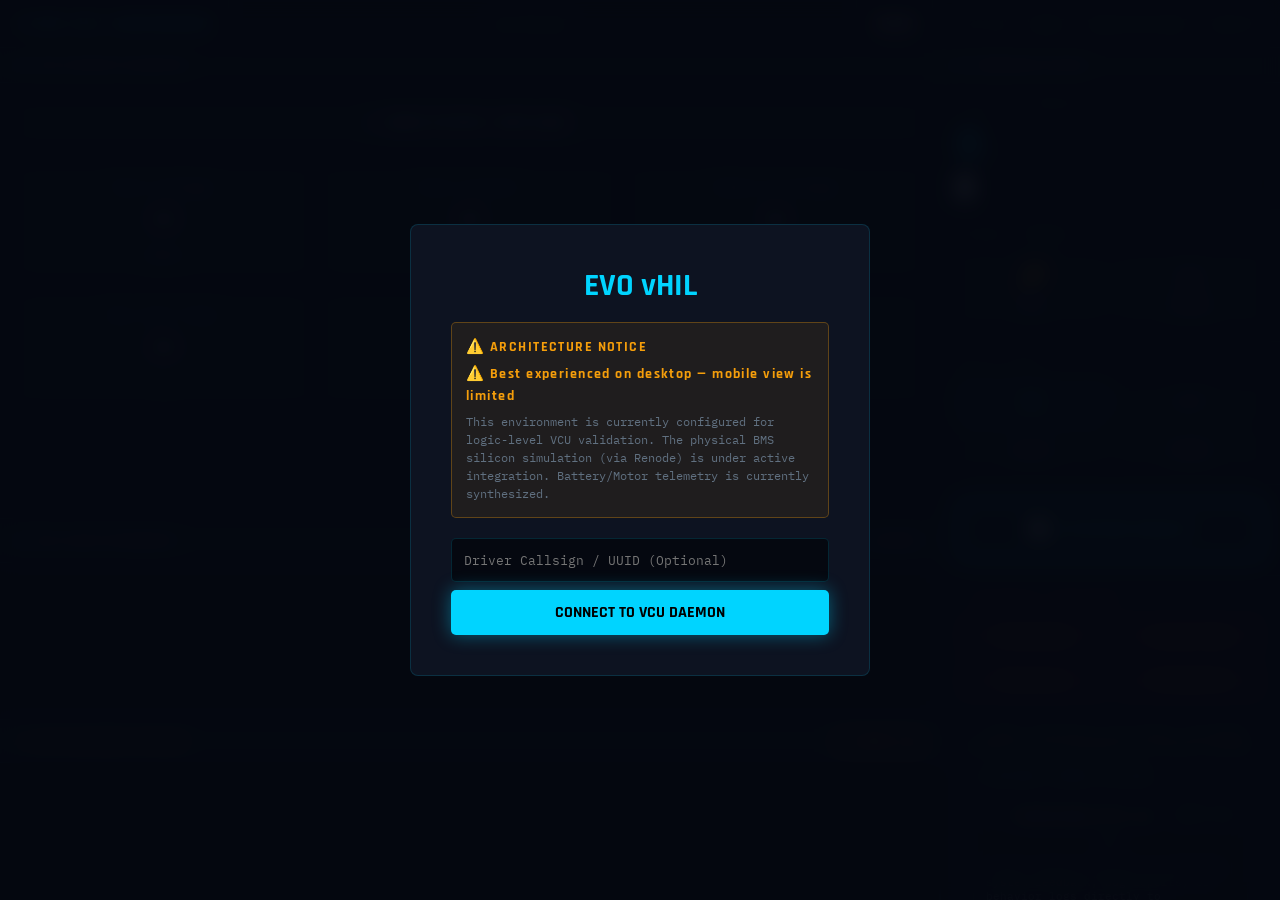
<file: dashboard.html>
<!DOCTYPE html>
<html lang="en">
<head>
<meta charset="UTF-8"/>
<meta name="viewport" content="width=device-width, initial-scale=1.0"/>
<title>EVO vHIL — Live Simulation Dashboard</title>
<script async src="https://www.googletagmanager.com/gtag/js?id=G-EVS54RD7KM"></script>
<script>
  window.dataLayer = window.dataLayer || [];
  function gtag(){dataLayer.push(arguments);}
  gtag('js', new Date());
  gtag('config', 'G-EVS54RD7KM');
  
  // 🟢 UPGRADED: Now accepts custom data payloads
  function trackEvent(name, params = {}) { 
    gtag('event', name, params); 
  }
  
  trackEvent("view_dashboard"); // Track on load
</script>
<script data-goatcounter="https://evo-vhil.goatcounter.com/count" async src="//gc.zgo.at/count.js"></script>
<link rel="preconnect" href="https://fonts.googleapis.com">
<link rel="preconnect" href="https://fonts.gstatic.com" crossorigin>
<link href="https://fonts.googleapis.com/css2?family=Rajdhani:wght@400;500;600;700&family=IBM+Plex+Mono:wght@300;400;500&display=swap" rel="stylesheet">

<style>
:root {
  --bg:         #080c14;
  --bg-card:    #0d1321;
  --bg-deep:    #050810;
  --border:     rgba(0,212,255,0.15);
  --border-hi:  rgba(0,212,255,0.45);
  --cyan:       #00d4ff;
  --cyan-dim:   rgba(0,212,255,0.08);
  --amber:      #f59e0b;
  --amber-dim:  rgba(245,158,11,0.10);
  --red:        #ef4444;
  --red-dim:    rgba(239,68,68,0.12);
  --green:      #22c55e;
  --green-dim:  rgba(34,197,94,0.10);
  --text:       #c8d6e5;
  --text-dim:   #607080;
  --text-hi:    #eef4fb;
  --mono:       'IBM Plex Mono', monospace;
  --head:       'Rajdhani', sans-serif;
  --glow-c:     0 0 18px rgba(0,212,255,0.4);
  --r:          5px;
}

*,*::before,*::after{box-sizing:border-box;margin:0;padding:0;}
html,body{height:100%;overflow:hidden;}

body {
  background: var(--bg);
  color: var(--text);
  font-family: var(--mono);
  font-size: 13px;
  display: flex;
  flex-direction: column;
  height: 100vh;
  position: relative;
}

/* Grid overlay */
body::before {
  content:''; position:fixed;inset:0;
  background-image: linear-gradient(rgba(0,212,255,0.022) 1px, transparent 1px), linear-gradient(90deg, rgba(0,212,255,0.022) 1px, transparent 1px);
  background-size:40px 40px; pointer-events:none;z-index:0;
}

/* ═══ TOP BAR ═══ */
#topbar {
  position:relative;z-index:10; display:flex;align-items:center;gap:0;
  background:rgba(8,12,20,0.95); border-bottom:1px solid var(--border);
  height:48px; flex-shrink:0; padding:0;
}
.tb-logo {
  display:flex;align-items:center;gap:8px; padding:0 18px; border-right:1px solid var(--border);
  height:100%; font-family:var(--head);font-size:1.05rem;font-weight:700;
  color:var(--cyan);letter-spacing:0.1em; text-decoration:none;
}
.tb-logo-dot{width:7px;height:7px;background:var(--cyan);border-radius:50%;box-shadow:var(--glow-c);}

#statusBanner {
  flex:1; display:flex;align-items:center;justify-content:center;gap:10px;
  font-family:var(--head);font-size:0.88rem;font-weight:600; letter-spacing:0.08em;
}
#statusBanner.driving  {color:var(--green);}
#statusBanner.spectate {color:var(--amber);}
#statusBanner.waiting  {color:var(--text-dim);}
#statusBanner.inhibit  {color:var(--red);}
.status-dot { width:8px;height:8px;border-radius:50%; }
.dot-green {background:var(--green);box-shadow:0 0 8px var(--green);}
.dot-amber {background:var(--amber);box-shadow:0 0 8px var(--amber);}
.dot-red   {background:var(--red);box-shadow:0 0 8px var(--red);}
.dot-blue  {background:var(--cyan);box-shadow:var(--glow-c);}
.dot-dim   {background:var(--text-dim);}

#sessionTimer {
  display:flex;align-items:center;gap:8px; padding:0 18px; border-left:1px solid var(--border);
  height:100%; font-family:var(--head);font-size:1.1rem;font-weight:700; color:var(--text-hi);
}
#wsIndicator {
  display:flex;align-items:center;gap:6px; padding:0 16px; height:100%; border-left:1px solid var(--border);
  font-size:0.7rem; color:var(--text-dim);
}

/* ═══ MAIN GRID ═══ */
#mainGrid {
  flex:1; display:grid;
  grid-template-columns: 1fr 340px; 
  grid-template-rows: 1fr 200px 180px;
  gap:1px; background:var(--border); overflow:hidden; position:relative; z-index:2;
}
.panel { background:var(--bg); display:flex;flex-direction:column; overflow:hidden; }
.panel-header {
  display:flex;align-items:center;gap:8px; padding:9px 14px;
  border-bottom:1px solid var(--border); background:var(--bg-card); flex-shrink:0;
}
.panel-title { font-family:var(--head);font-size:0.78rem;font-weight:600; color:var(--text-dim);letter-spacing:0.14em; }
.panel-title-accent {color:var(--cyan);}
.panel-body{padding:16px;flex:1;overflow-y:auto;}

#panelTelemetry { grid-column:1; grid-row:1; }
#panelTerminal { grid-column:1; grid-row:2; }
#panelBlackbox { grid-column:1; grid-row:3; }
#panelControls { grid-column:2; grid-row:1/4; overflow-y:auto; border-left: 1px solid var(--border); position: relative; }

/* 🟢 SPECTATOR MODE WATERMARK & LOCK */
body.spectate-mode #panelControls {
  opacity: 0.35;
  pointer-events: none; /* Physically prevents clicking anything inside */
  user-select: none;
}
body.spectate-mode #panelControls::after {
  content: "SPECTATOR MODE";
  position: absolute;
  top: 40%;
  left: 50%;
  transform: translate(-50%, -50%) rotate(-10deg);
  font-family: var(--head);
  font-size: 2.2rem;
  font-weight: 700;
  color: rgba(0, 212, 255, 0.8);
  border: 3px solid rgba(0, 212, 255, 0.8);
  border-radius: 8px;
  padding: 10px 20px;
  letter-spacing: 0.05em;
  white-space: nowrap;
  z-index: 100;
  box-shadow: 0 0 20px rgba(0,212,255,0.2), inset 0 0 10px rgba(0,212,255,0.2);
}

/* 🟢 BLACKBOX STYLING */
#blackbox-log {
  flex:1; background:#0a0500; font-size:0.75rem; padding:12px 16px;
  overflow-y:auto; line-height:1.8; color:var(--amber); font-family:var(--mono);
}
#blackbox-log::-webkit-scrollbar{width:4px;}
#blackbox-log::-webkit-scrollbar-thumb{background:rgba(245,158,11,0.25);border-radius:2px;}

/* ═══ METRICS ═══ */
.metrics-grid {
  display:grid; grid-template-columns:repeat(3, 1fr); gap:12px; margin-bottom:16px;
}
.metric {
  background:var(--bg-card); border:1px solid var(--border); border-radius:var(--r);
  padding:16px; transition:border-color 0.3s; text-align: center;
}
.metric-label { font-size:0.7rem;letter-spacing:0.12em; color:var(--text-dim);margin-bottom:8px;}
.metric-val { font-family:var(--head);font-size:2.5rem;font-weight:700; color:var(--text-hi);line-height:1;}
.metric-unit { font-size:0.7rem;color:var(--text-dim);margin-top:6px;}
.metric.warn .metric-val{color:var(--amber);}
.metric.crit .metric-val{color:var(--red);}

#bmsStateBadge {
  display:inline-flex;align-items:center;justify-content:center;gap:10px; width:100%;
  font-family:var(--head);font-size:1.1rem;font-weight:600; letter-spacing:0.1em;
  padding:12px; border-radius:var(--r); border:1px solid var(--border); background:var(--bg-card);
  margin-bottom: 16px;
}

/* ═══ TERMINAL ═══ */
#terminal {
  flex:1; background:var(--bg-deep); font-size:0.75rem; padding:12px 16px;
  overflow-y:auto; line-height:1.8;
}
#terminal::-webkit-scrollbar{width:4px;}
#terminal::-webkit-scrollbar-thumb{background:rgba(0,212,255,0.25);border-radius:2px;}
.log-ts   {color:var(--text-dim);}
.log-tx   {color:var(--cyan);}
.log-rx   {color:var(--green);}
.log-warn {color:var(--amber);}
.log-err  {color:var(--red);}
.log-sys  {color:#8888aa;}

/* ═══ CONTROLS ═══ */
.ctrl-section { padding:14px 16px; border-bottom:1px solid var(--border); }
.ctrl-title { font-size:0.7rem;letter-spacing:0.14em; color:var(--text-dim);margin-bottom:12px;}

.throttle-display { display:flex;align-items:baseline;gap:6px; margin-bottom:10px;}
.throttle-val{ font-family:var(--head);font-size:2.8rem;font-weight:700; color:var(--cyan);line-height:1;}
.throttle-pct{font-size:1rem;color:var(--text-dim);}
#throttleSlider { width:100%; height:8px; outline:none; cursor:pointer; accent-color: var(--cyan); 
                appearance: none;
  background: linear-gradient(to right, var(--cyan) var(--pct, 0%), var(--bg-deep) var(--pct, 0%));
  border-radius: 4px;}
#throttleSlider::-webkit-slider-thumb {
  appearance: none;
  width: 16px;
  height: 24px;
  background: var(--text-hi);
  border-radius: 3px;
  box-shadow: var(--glow-c);
}
.toggle-row { display:flex;gap:8px;}
.toggle-btn {
  flex:1; display:flex;flex-direction:column;align-items:center;gap:6px; padding:12px;
  background:var(--bg-card); border:1px solid var(--border); border-radius:var(--r);
  cursor:pointer; color:var(--text-dim); transition:all 0.2s;
}
.toggle-btn.on { border-color:var(--green); background:var(--green-dim); color:var(--green); }
.tb-icon{font-size:1.3rem;}
.tb-state{font-family:var(--head);font-size:0.9rem;font-weight:600;}

.drive-grid { display:grid;grid-template-columns:1fr 1fr;gap:8px; }
.drive-btn {
  padding:10px; background:var(--bg-card); border:1px solid var(--border); border-radius:var(--r);
  cursor:pointer; font-family:var(--head);font-size:0.9rem;font-weight:600; color:var(--text-dim);
}
.drive-btn.active { background:var(--cyan-dim); border-color:var(--cyan); color:var(--cyan); }

#estopBtn {
  width:100%; padding:18px; border-radius:var(--r); cursor:pointer;
  font-family:var(--head);font-size:1.1rem;font-weight:700; letter-spacing:0.12em;
  background:rgba(0,212,255,0.1); border:2px solid var(--cyan); color:var(--cyan);
  box-shadow:var(--glow-c); transition:all 0.15s;
}
#estopBtn:active{transform:scale(0.98);}

.fault-grid { display:grid;grid-template-columns:1fr 1fr;gap:8px; }
.fault-btn {
  padding:12px; background:var(--red-dim); border:1px solid rgba(239,68,68,0.3); border-radius:var(--r);
  cursor:pointer; font-size:0.7rem; color:rgba(239,68,68,0.8); text-align:center;
}
.fault-btn:active{transform:scale(0.95);}

/* ═══ OVERLAY ═══ */
#overlay {
  position:fixed;inset:0;z-index:100; background:rgba(5,8,16,0.95); backdrop-filter:blur(10px);
  display:flex;align-items:center;justify-content:center;
}
.overlay-card {
  background:var(--bg-card); border:1px solid var(--border); border-radius:8px;
  padding:2.5rem; text-align:center; max-width:460px;width:90%;
}
.overlay-title{ font-family:var(--head);font-size:2rem;font-weight:700; color:var(--cyan);margin-bottom:1rem; }
#wsUrlInput {
  width:100%; background:var(--bg-deep); border:1px solid var(--border); border-radius:var(--r);
  padding:12px; font-family:var(--mono); color:var(--text-hi); margin-bottom:1rem; outline:none;
}
.overlay-connect-btn {
  width:100%; padding:12px; background:var(--cyan); border:none; border-radius:var(--r);
  font-family:var(--head);font-size:1rem;font-weight:700; color:#000; cursor:pointer; box-shadow:var(--glow-c);
}
/* ═══ NAVIGATION MENU ═══ */
.nav-toggle { display:none; flex-direction:column; gap:4px; background:none; border:none; cursor:pointer; padding:0 16px; margin-left:auto; }
.nav-toggle span { width:24px; height:2px; background:var(--cyan); transition:0.3s; }
.nav-links { display:flex; gap:20px; margin-left:auto; padding-right:20px; }
.nav-links a { color:var(--text-dim); text-decoration:none; font-family:var(--head); font-size:0.9rem; font-weight:600; letter-spacing:0.1em; transition:color 0.2s; }
.nav-links a:hover { color:var(--cyan); }
@media (max-width: 900px) {
  .nav-toggle { display:flex; }
  .nav-links { position:absolute; top:48px; right:0; background:var(--bg-card); border:1px solid var(--border); flex-direction:column; padding:20px; display:none; z-index:20; }
  .nav-links.open { display:flex; }
}
</style>
</head>
<body>
<div id="mobileWarning" style="display:none; position:fixed; inset:0; z-index:999; background:rgba(5,8,16,0.95); backdrop-filter:blur(10px); align-items:center; justify-content:center;">
  <div style="background:var(--bg-card); border:1px solid var(--amber); border-radius:8px; padding:2.5rem; text-align:center; max-width:90%; width:340px; box-shadow: 0 0 20px rgba(245,158,11,0.1);">
    <div style="color:var(--amber); font-size:3rem; margin-bottom:1rem;">📱</div>
    <h2 style="font-family:var(--head); color:var(--amber); font-size:1.5rem; font-weight:700; margin-bottom:1rem; letter-spacing:0.1em;">DESKTOP RECOMMENDED</h2>
    <p style="font-family:var(--mono); color:var(--text-dim); font-size:0.8rem; margin-bottom:1.5rem; line-height:1.6;">
      This vHIL interface features dense telemetry and multi-variable control systems. For the optimal engineering and safety UI experience, a desktop browser is highly recommended.
    </p>
    <button onclick="dismissMobileWarning()" style="width:100%; padding:12px; background:rgba(245,158,11,0.1); border:1px solid var(--amber); color:var(--amber); font-family:var(--head); font-weight:700; letter-spacing:0.1em; border-radius:var(--r); cursor:pointer; transition:all 0.2s;">
      🚀 CONTINUE ANYWAY
    </button>
  </div>
</div>
<div id="overlay">
  <div class="overlay-card" id="connectCard">
    <div class="overlay-title">EVO vHIL</div>
    <div style="background: rgba(245, 158, 11, 0.08); border: 1px solid rgba(245, 158, 11, 0.3); border-radius: var(--r); padding: 14px; margin-bottom: 20px; text-align: left; font-family: var(--mono); font-size: 0.75rem; color: var(--text-hi); line-height: 1.5;">
      <strong style="color: var(--amber); letter-spacing: 0.1em; display: block; margin-bottom: 6px; font-family: var(--head); font-size: 0.9rem;">⚠️ ARCHITECTURE NOTICE</strong>
      <strong style="color: var(--amber); letter-spacing: 0.1em; display: block; margin-bottom: 6px; font-family: var(--head); font-size: 0.9rem;">⚠️ Best experienced on desktop — mobile view is limited</strong>
      <span style="color: var(--text-dim);">This environment is currently configured for logic-level VCU validation. The physical BMS silicon simulation (via Renode) is under active integration. Battery/Motor telemetry is currently synthesized.</span>
    </div>
    <input type="text" id="callsignInput" placeholder="Driver Callsign / UUID (Optional)" autocomplete="off" style="width:100%; background:var(--bg-deep); border:1px solid var(--border); border-radius:var(--r); padding:12px; font-family:var(--mono); color:var(--text-hi); margin-bottom:8px; outline:none;" />
    
    <input type="text" id="wsUrlInput" style="display:none;" value="wss://vcu.evovhil.com" />
    <button class="overlay-connect-btn" onclick="connectWS()">CONNECT TO VCU DAEMON</button>
  </div>
</div>

<div id="topbar">
  <a href="/" class="tb-logo"><span class="tb-logo-dot"></span>EVO vHIL DASHBOARD</a>
  <div id="statusBanner" class="waiting"><span class="status-dot dot-dim" id="statusDot"></span><span id="statusText">OFFLINE</span><span id="queuePos" style="margin-left:10px;font-size:0.75rem;"></span></div>
  <div id="sessionTimer"><span id="timerDisplay">15:00</span></div>
  <div id="wsIndicator"><span id="wsStatus">○ OFFLINE</span></div>
  
  <div class="nav-links" id="navLinks">
    <a href="/">HOME</a>
    <a href="/architecture.html">ARCHITECTURE</a>
    <a href="/safety.html">SAFETY</a>
  </div>
  <button class="nav-toggle" id="navToggle" aria-label="Toggle Menu">
    <span></span><span></span><span></span>
  </button>
</div>

<div id="mainGrid">
  <div class="panel" id="panelTelemetry">
    <div class="panel-header"><div class="panel-title"><span class="panel-title-accent">//</span> LIVE SYSTEM TELEMETRY</div></div>
    <div class="panel-body">
      <div id="bmsStateBadge"><span id="bmsStateDot" class="status-dot dot-dim"></span><span id="bmsStateText">BMS STATE: OFFLINE</span></div>
      <div class="metrics-grid">
        <div class="metric" id="m-volts"><div class="metric-label">Pack Voltage</div><div class="metric-val" id="v-volts">—</div><div class="metric-unit">VOLTS</div></div>
        <div class="metric" id="m-amps"><div class="metric-label">Pack Current</div><div class="metric-val" id="v-amps">—</div><div class="metric-unit">AMPS</div></div>
        <div class="metric" id="m-soc"><div class="metric-label">State of Charge</div><div class="metric-val" id="v-soc">—</div><div class="metric-unit">PERCENT</div></div>
        <div class="metric" id="m-temp"><div class="metric-label">Max Cell Temp</div><div class="metric-val" id="v-temp">—</div><div class="metric-unit">°C</div></div>
        <div class="metric" id="m-rpm"><div class="metric-label">Motor RPM</div><div class="metric-val" id="v-rpm">—</div><div class="metric-unit">RPM</div></div>
        <div class="metric" id="m-fault"><div class="metric-label">Active Fault</div><div class="metric-val" id="v-fault" style="font-size:1.2rem; color:var(--red);">—</div><div class="metric-unit">SYSTEM OK</div></div>
      </div>
    </div>
  </div>

  <div class="panel" id="panelTerminal">
    <div class="panel-header">
      <div class="panel-title"><span class="panel-title-accent">//</span> VCU FLIGHT RECORDER</div>
      <button onclick="clearTerminal()" style="margin-left:auto;background:none;border:1px solid var(--border);color:var(--text-dim);cursor:pointer;padding:4px 8px;">CLEAR</button>
    </div>
    <div id="terminal"></div>
  </div>
  
  <div class="panel" id="panelBlackbox">
    <div class="panel-header">
      <div class="panel-title" style="color:var(--amber);"><span style="color:var(--amber);">//</span> LIVE BLACKBOX STREAM</div>
      <button style="margin-left:auto; background:none; border:1px solid var(--amber); color:var(--amber); cursor:pointer; padding:4px 8px; border-radius:3px; font-family:var(--mono); font-size:0.65rem;" onclick="downloadBlackbox()">⬇️ EXPORT LOG</button>
    </div>
    <div id="blackbox-log"></div>
  </div>

  <div class="panel" id="panelControls">
    <div class="panel-header"><div class="panel-title"><span class="panel-title-accent">//</span> COMMAND UPLINK</div></div>
    
    <div class="ctrl-section">
      <div class="ctrl-title">Throttle Demand</div>
      <div class="throttle-display"><span class="throttle-val" id="throttleDisplay">0</span><span class="throttle-pct">%</span></div>
      <input type="range" id="throttleSlider" min="0" max="100" value="0" oninput="onThrottle(this.value)"/>
    </div>

    <div class="ctrl-section">
      <div class="ctrl-title">System Toggles</div>
      <div class="toggle-row">
        <div class="toggle-btn" id="togIgnition" onclick="onToggle('ignition')"><span class="tb-icon">🔑</span><span class="tb-state" id="stIgnition">OFF</span></div>
        <div class="toggle-btn" id="togKickstand" onclick="onToggle('kickstand')"><span class="tb-icon">🏍</span><span class="tb-state" id="stKickstand">DOWN</span></div>
      </div>
    </div>

    <div class="ctrl-section">
      <div class="ctrl-title">Drive Mode</div>
      <div class="drive-grid">
        <button class="drive-btn active" onclick="onDriveMode(0,this)">ECO</button>
        <button class="drive-btn" onclick="onDriveMode(1,this)">CITY</button>
        <button class="drive-btn" onclick="onDriveMode(2,this)">SPORT</button>
        <button class="drive-btn" onclick="onDriveMode(3,this)">TURBO</button>
      </div>
    </div>

    <div class="ctrl-section">
      <button id="estopBtn" onclick="onReset()">🔄 SYSTEM RESET</button>
    </div>

    <div class="ctrl-section">
      <div class="ctrl-title" style="color:var(--red);">⚠ Hardware Sabotage</div>
      <div class="fault-grid">
        <button class="fault-btn" onclick="onFault(8,'THERMAL_SHUTDOWN')">Thermal Spike</button>
        <button class="fault-btn" onclick="onFault(4,'CONTACTOR_WELD')">Contactor Weld</button>
        <button class="fault-btn" onclick="onFault(16,'BMS_COMMS_LOSS')">Comms Loss</button>
        <button class="fault-btn" onclick="onFault(12,'PRECHARGE_FAIL')">Precharge Fail</button>
      </div>
      <div style="margin-top: 15px; font-family: var(--mono); font-size: 0.65rem; color: var(--text-dim); text-align: center; line-height: 1.4; border-top: 1px dashed var(--border); padding-top: 10px;">
        * DIRECT INJECTION OF CAN PACKETS, AND RENODE BACKEND WILL BE IMPLEMENTED IN UPCOMING RELEASES.
      </div>
      <div class="ctrl-section" style="border-bottom:none; padding-bottom:20px;">
      <div class="ctrl-title" style="color:var(--cyan);">✉️ SECURE COMMS UPLINK</div>
      <div style="background:var(--bg-deep); border:1px solid var(--border); border-radius:var(--r); padding:12px; text-align:center;">
        
        <div style="display:flex; justify-content:space-between; align-items:center; margin-bottom:12px;">
          <span style="font-family:var(--mono); font-size:0.75rem; color:var(--text-dim);">TO: <span style="color:var(--text-hi);">feedback@evovhil.com</span></span>
          <button onclick="copyFeedbackEmail()" id="ffCopyBtn" style="background:none; border:none; color:var(--cyan); cursor:pointer; font-size:0.7rem; font-family:var(--mono); transition:0.2s;">[COPY ID]</button>
        </div>
        <div class="ctrl-title" style="color:var(--cyan);">OR</div>
        <p style="font-family:var(--mono); font-size:0.7rem; color:var(--text-dim); margin-bottom:12px; text-align:left;">
          Launch secure terminal to transmit system feedback, bug reports, or behavior logs directly to engineering.
        </p>

        <a href="https://forms.zohopublic.in/vishalbagadeevo1/form/Feedback/formperma/5rhk_HWmPPVv9kAq5KqFbuwi5pLEDF1ZvyA-MFhL2JA" target="_blank" style="display:block; width:100%; padding:10px; background:rgba(0,212,255,0.05); border:1px solid var(--cyan); color:var(--cyan); font-family:var(--head); font-weight:700; letter-spacing:0.1em; border-radius:3px; cursor:pointer; text-decoration:none; transition:all 0.2s;">
          🚀 LAUNCH FEEDBACK TERMINAL
        </a>

      </div>
    </div>
    </div>
  </div>
</div>

<script>
'use strict';
const FAULT_CODES = {0:'SYSTEM_OK',4:'CONTACTOR_WELD',8:'THERMAL_SHUTDOWN',12:'PRECHARGE_FAIL',16:'BMS_COMMS_LOSS',255:'SYS_KILL'};
const BMS_STATES = {0:'INIT',1:'STANDBY',2:'PRECHARGE',3:'DRIVE',4:'DRIVE',5:'FAULT',6:'CHARGE',7:'CHARGE'};
let ws = null, ignitionOn = false, kickstandUp = false;

let sessionTimer = 15 * 60;
let timerInterval = null;
let savedBlackboxData = []; 
  
function logLine(cls, msg) {
  const el = document.getElementById('terminal'), now = new Date();
  const ts = `${now.getHours().toString().padStart(2,'0')}:${now.getMinutes().toString().padStart(2,'0')}:${now.getSeconds().toString().padStart(2,'0')}`;
  const div = document.createElement('div');
  div.innerHTML = `<span class="log-ts">[${ts}]</span> <span class="${cls}">${msg}</span>`;
  el.appendChild(div);
  while(el.children.length > 200) el.removeChild(el.firstChild);
  el.scrollTop = el.scrollHeight;
}
function logTx(msg) { logLine('log-tx', '↑ TX  ' + msg); }
function logRx(msg) { logLine('log-rx', '↓ RX  ' + msg); }
function logSys(msg){ logLine('log-sys','·     ' + msg); }
function logErr(msg){ logLine('log-err','🚨    ' + msg); }
function clearTerminal() { document.getElementById('terminal').innerHTML = ''; }

  function logBlackbox(msg) {
    savedBlackboxData.push(msg);
  const el = document.getElementById('blackbox-log');
  const div = document.createElement('div');
  div.textContent = msg;
  el.appendChild(div);
  while(el.children.length > 50) el.removeChild(el.firstChild);
  el.scrollTop = el.scrollHeight;
}
// 🟢 COPY EMAIL TO CLIPBOARD LOGIC
function copyFeedbackEmail() {
  navigator.clipboard.writeText("feedback@evovhil.com").then(() => {
    const btn = document.getElementById('ffCopyBtn');
    btn.innerText = "[✔ COPIED]";
    btn.style.color = "var(--green)";
    
    setTimeout(() => {
      btn.innerText = "[COPY ID]";
      btn.style.color = "var(--cyan)";
    }, 3000);
  });
  trackEvent("copy_feedback_email");
}
// 🟢 EXPORT FUNCTION (NO BACKEND REQURIED)
function downloadBlackbox() {
  const cs = document.getElementById('callsignInput').value.trim() || "GUEST";
  const header = `EVO vHIL Blackbox Telemetry Log\nDriver Callsign: ${cs}\nDate: ${new Date().toISOString()}\n====================================\n\n`;
  const blob = new Blob([header + savedBlackboxData.join('\n')], { type: 'text/plain' });
  const url = URL.createObjectURL(blob);
  const a = document.createElement('a');
  a.href = url; a.download = `EVO_Blackbox_${cs}_${Date.now()}.log`;
  document.body.appendChild(a); a.click(); document.body.removeChild(a);
  URL.revokeObjectURL(url);
  logSys(`Exported ${savedBlackboxData.length} records to local disk.`);
  trackEvent("download_blackbox");
}
  
function connectWS() {
  const url = "wss://vcu.evovhil.com";
  const callsign = document.getElementById('callsignInput').value.trim();
  if (!url) return;
  document.getElementById('overlay').style.display = 'none';
  ws = new WebSocket(url);
  
  ws.onopen = () => { 
      document.getElementById('wsStatus').textContent = '● LIVE'; 
      sendCommand('SET_IGNITION:OFF');
      sendCommand('SET_KICKSTAND:DOWN');
      sendCommand('THROTTLE:0');
      document.getElementById('wsStatus').style.color = 'var(--green)'; 
      logSys('Connection established.'); 
      
      if(callsign) {
          sendCommand(`CALLSIGN:${callsign}`);
          trackEvent("user_connected", { type: "callsign", callsign_name: callsign });
      } else {
          trackEvent("user_connected", { type: "guest", callsign_name: "GUEST" });
      }
      
      timerInterval = setInterval(() => {
          sessionTimer--;
          const m = Math.floor(sessionTimer/60).toString().padStart(2,'0');
          const s = (sessionTimer%60).toString().padStart(2,'0');
          document.getElementById('timerDisplay').textContent = `${m}:${s}`;
      }, 1000);
  };
  
  ws.onmessage = (e) => {
    try {
      const d = JSON.parse(e.data);
      
      if(d.type === 'KICK') { alert("15 Minute Session Limit Reached. Rotating Queue."); location.reload(); return; }
      if(d.type === 'PROMOTED') { 
          logSys("🟢 YOU ARE NOW THE DRIVER. CONTROLS UNLOCKED."); 
          document.body.classList.remove('spectate-mode'); 
          document.getElementById('queuePos').textContent = ''; 
          return; 
      }
      if (d.type === 'BLACKBOX') { logBlackbox(d.payload); return; }
      
      // 🟢 QUEUE STATUS OVERRIDE
      if(d.queue_pos !== undefined) {
          if(d.queue_pos > 0) {
              document.body.classList.add('spectate-mode');
              const qPos = document.getElementById('queuePos');
              qPos.textContent = `· QUEUE POS: ${d.queue_pos}`;
              qPos.style.color = 'var(--amber)';
          } else {
              document.body.classList.remove('spectate-mode');
              document.getElementById('queuePos').textContent = '';
          }
      }
      
      // Update the rest of the telemetry gauges
      if (d.bms_state !== undefined) {
          updateTelemetry(d);
      }
    } catch(err) { }
  };
  
  ws.onclose = () => { 
      document.getElementById('overlay').style.display = 'flex'; 
      logErr('Connection lost.'); 
      clearInterval(timerInterval); 
    // Auto-reconnect silently after 3 seconds
    setTimeout(connectWS, 3000);
  };
}
function sendCommand(cmd) { logTx(cmd); if(ws && ws.readyState === 1) ws.send(cmd); }

function updateTelemetry(d) {
  document.getElementById('v-volts').textContent = d.volts?.toFixed(1) || '—';
  document.getElementById('v-amps').textContent = d.amps?.toFixed(1) || '—';
  document.getElementById('v-soc').textContent = d.soc?.toFixed(1) || '—';
  document.getElementById('v-temp').textContent = d.temp?.toFixed(1) || '—';
  document.getElementById('v-rpm').textContent = d.rpm != null ? Math.round(d.rpm) : '—';

  // 🟢 CONTEXT-AWARE TOP BANNER UPDATE
  const isSpectator = document.body.classList.contains('spectate-mode');
  
  if (isSpectator) {
      document.getElementById('statusText').textContent = 'SPECTATING';
      document.getElementById('statusText').style.color = 'var(--text-dim)';
      document.getElementById('statusDot').className = 'status-dot dot-blue';
  } else {
      document.getElementById('statusText').style.color = ''; // Reset CSS override
      document.getElementById('statusText').textContent = (d.bms_state === 4) ? 'DRIVING' : (d.bms_state === 5) ? 'SYS FAULT' : 'ONLINE';
      document.getElementById('statusDot').className = (d.bms_state === 4) ? 'status-dot dot-green' : (d.bms_state === 5) ? 'status-dot dot-red' : 'status-dot dot-amber';
  }

  const fName = FAULT_CODES[d.fault] || `CODE:${d.fault}`;
  document.getElementById('v-fault').textContent = d.fault === 0 ? 'NONE' : fName;
  document.getElementById('v-fault').style.color = d.fault === 0 ? 'var(--text-hi)' : 'var(--red)';

  const badge = document.getElementById('bmsStateBadge');
  const bdot = document.getElementById('bmsStateDot');
  document.getElementById('bmsStateText').textContent = `BMS: ${BMS_STATES[d.bms_state]||'UNKNOWN'}`;

  if(d.bms_state === 4) { badge.style.borderColor='var(--green)'; bdot.className='status-dot dot-green'; }
  else if(d.bms_state === 5) { badge.style.borderColor='var(--red)'; bdot.className='status-dot dot-red'; }
  else { badge.style.borderColor='var(--border)'; bdot.className='status-dot dot-dim'; }

  if(Math.random() < 0.05) logRx(`V:${d.volts} A:${d.amps} T:${d.temp} FLT:${d.fault}`);
}

let throttleTimer = null; 

function onThrottle(val) {
  document.getElementById('throttleDisplay').textContent = val;
  // This updates the slider track visually
  document.getElementById('throttleSlider').style.setProperty('--pct', val+'%');
  
  let actualCommand = (ignitionOn && kickstandUp) ? val : 0;
  
  // 🟢 DEBOUNCER: Prevent Linux Server from freezing!
  if(throttleTimer) clearTimeout(throttleTimer);
  throttleTimer = setTimeout(() => {
      sendCommand(`THROTTLE:${val}`);
  }, 40); 
}
  
function onToggle(key) {
  const isIg = key === 'ignition';
  if(isIg) ignitionOn = !ignitionOn; else kickstandUp = !kickstandUp;
  const on = isIg ? ignitionOn : kickstandUp;
  document.getElementById('tog'+(isIg?'Ignition':'Kickstand')).classList.toggle('on', on);
  document.getElementById('st'+(isIg?'Ignition':'Kickstand')).textContent = on ? (isIg?'ON':'UP') : (isIg?'OFF':'DOWN');
  sendCommand(`SET_${isIg?'IGNITION':'KICKSTAND'}:${on ? (isIg?'ON':'UP') : (isIg?'OFF':'DOWN')}`);
  if (!ignitionOn || !kickstandUp) {
      document.getElementById('throttleSlider').value = 0;
      onThrottle(0); // Recursively forces the zero command
  }
}
function onDriveMode(m, btn) { 
    document.querySelectorAll('.drive-btn').forEach(b=>b.classList.remove('active')); 
    btn.classList.add('active'); 
    sendCommand(`SET_DRIVE_MODE:${m}`); 
    // 🟢 SEND THE DRIVE MODE TO GA4
    trackEvent("changed_drive_mode", { mode_selected: btn.innerText });
}
function onFault(c, n) { 
    if(confirm(`Inject Fault: ${n}?`)) { 
        sendCommand(`INJECT_FAULT:${c}`); 
        trackEvent("injected_fault", { fault_name: n, fault_code: c }); 
    } 
}

function onReset() { 
    document.getElementById('throttleSlider').value = 0; 
    onThrottle(0); 
    sendCommand('CMD_RESET'); 
    logSys('🔄 MASTER RESET ISSUED.'); 
    trackEvent("system_reset"); 
}
// 🟢 ZOHO FORMS POPUP LOGIC
function zforms_open_window(url, height, width){
  var leftPos = 0;
  var topPos = 0;
  if(screen){
    leftPos = (screen.width - width) / 2;
    topPos = (screen.height - height) / 2;
    window.open(url, null, 'width='+width+',height='+height+',left='+leftPos+',top='+topPos+', toolbar=0, location=0, status=1, scrollbars=1, resizable=1');
  }
}
// 🟢 HAMBURGER MENU LOGIC
const navToggle = document.getElementById('navToggle');
const navLinks  = document.getElementById('navLinks');
if (navToggle && navLinks) {
  navToggle.addEventListener('click', () => {
    navLinks.classList.toggle('open');
  });
}

  // 🟢 SMART MOBILE DETECTION
function checkMobile() {
  if (window.innerWidth < 768) {
    document.getElementById('mobileWarning').style.display = 'flex';
    trackEvent("mobile_warning_shown"); // Track how much mobile traffic you are getting
  }
}

function dismissMobileWarning() {
  document.getElementById('mobileWarning').style.display = 'none';
  trackEvent("mobile_warning_dismissed");
}

// Run the check immediately on load
checkMobile();
</script>
</body>
</html>
</file>
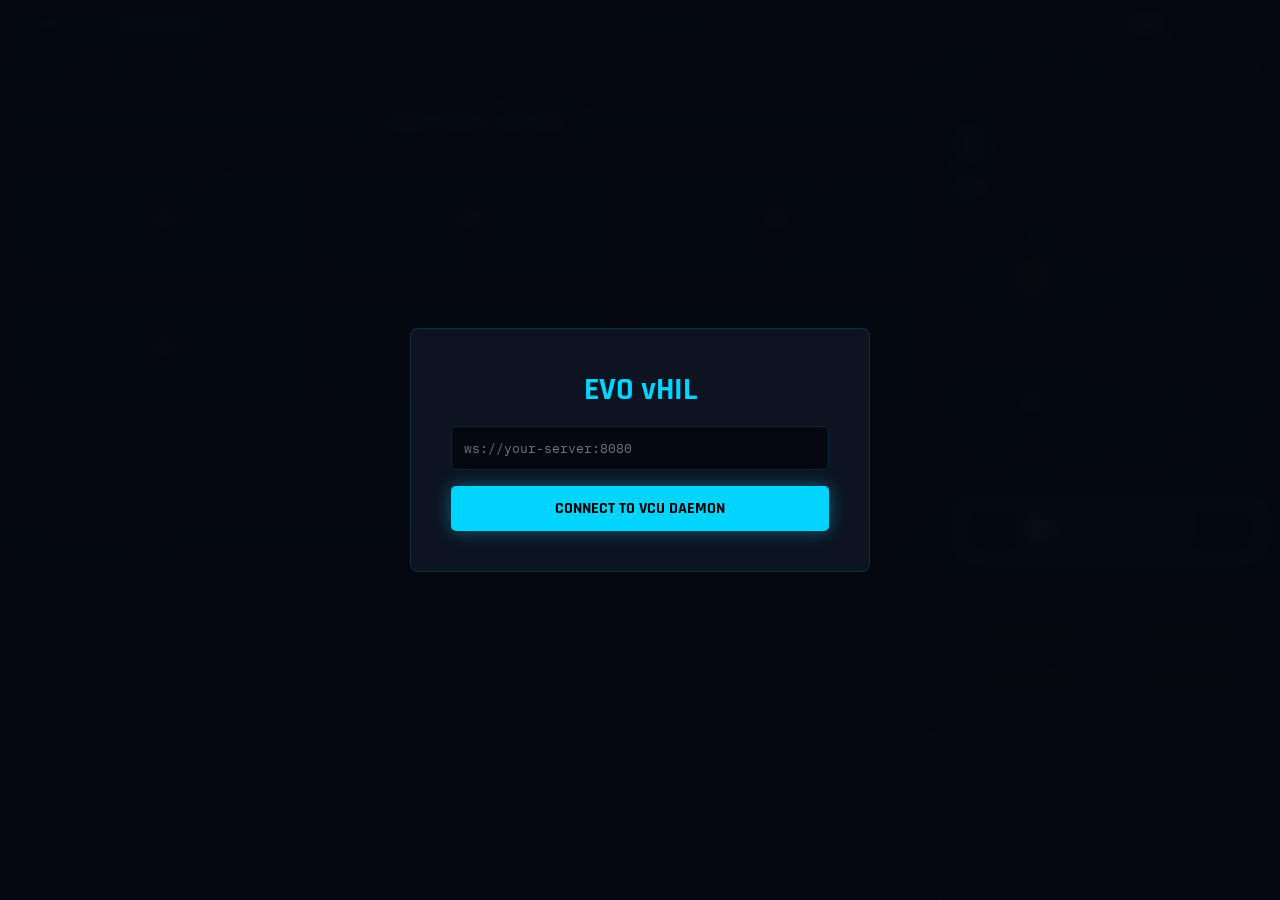
<file: db.html>
<!DOCTYPE html>
<html lang="en">
<head>
<meta charset="UTF-8"/>
<meta name="viewport" content="width=device-width, initial-scale=1.0"/>
<title>EVO vHIL — Live Simulation Dashboard</title>
<link rel="preconnect" href="https://fonts.googleapis.com">
<link rel="preconnect" href="https://fonts.gstatic.com" crossorigin>
<link href="https://fonts.googleapis.com/css2?family=Rajdhani:wght@400;500;600;700&family=IBM+Plex+Mono:wght@300;400;500&display=swap" rel="stylesheet">

<style>
:root {
  --bg:         #080c14;
  --bg-card:    #0d1321;
  --bg-deep:    #050810;
  --border:     rgba(0,212,255,0.15);
  --border-hi:  rgba(0,212,255,0.45);
  --cyan:       #00d4ff;
  --cyan-dim:   rgba(0,212,255,0.08);
  --amber:      #f59e0b;
  --amber-dim:  rgba(245,158,11,0.10);
  --red:        #ef4444;
  --red-dim:    rgba(239,68,68,0.12);
  --green:      #22c55e;
  --green-dim:  rgba(34,197,94,0.10);
  --text:       #c8d6e5;
  --text-dim:   #607080;
  --text-hi:    #eef4fb;
  --mono:       'IBM Plex Mono', monospace;
  --head:       'Rajdhani', sans-serif;
  --glow-c:     0 0 18px rgba(0,212,255,0.4);
  --r:          5px;
}

*,*::before,*::after{box-sizing:border-box;margin:0;padding:0;}
html,body{height:100%;overflow:hidden;}

body {
  background: var(--bg);
  color: var(--text);
  font-family: var(--mono);
  font-size: 13px;
  display: flex;
  flex-direction: column;
  height: 100vh;
  position: relative;
}

/* Grid overlay */
body::before {
  content:''; position:fixed;inset:0;
  background-image: linear-gradient(rgba(0,212,255,0.022) 1px, transparent 1px), linear-gradient(90deg, rgba(0,212,255,0.022) 1px, transparent 1px);
  background-size:40px 40px; pointer-events:none;z-index:0;
}

/* ═══ TOP BAR ═══ */
#topbar {
  position:relative;z-index:10; display:flex;align-items:center;gap:0;
  background:rgba(8,12,20,0.95); border-bottom:1px solid var(--border);
  height:48px; flex-shrink:0; padding:0;
}
.tb-logo {
  display:flex;align-items:center;gap:8px; padding:0 18px; border-right:1px solid var(--border);
  height:100%; font-family:var(--head);font-size:1.05rem;font-weight:700;
  color:var(--cyan);letter-spacing:0.1em; text-decoration:none;
}
.tb-logo-dot{width:7px;height:7px;background:var(--cyan);border-radius:50%;box-shadow:var(--glow-c);}

#statusBanner {
  flex:1; display:flex;align-items:center;justify-content:center;gap:10px;
  font-family:var(--head);font-size:0.88rem;font-weight:600; letter-spacing:0.08em;
}
#statusBanner.driving  {color:var(--green);}
#statusBanner.spectate {color:var(--amber);}
#statusBanner.waiting  {color:var(--text-dim);}
#statusBanner.inhibit  {color:var(--red);}
.status-dot { width:8px;height:8px;border-radius:50%; }
.dot-green {background:var(--green);box-shadow:0 0 8px var(--green);}
.dot-amber {background:var(--amber);box-shadow:0 0 8px var(--amber);}
.dot-red   {background:var(--red);box-shadow:0 0 8px var(--red);}
.dot-dim   {background:var(--text-dim);}

#sessionTimer {
  display:flex;align-items:center;gap:8px; padding:0 18px; border-left:1px solid var(--border);
  height:100%; font-family:var(--head);font-size:1.1rem;font-weight:700; color:var(--text-hi);
}
#wsIndicator {
  display:flex;align-items:center;gap:6px; padding:0 16px; height:100%; border-left:1px solid var(--border);
  font-size:0.7rem; color:var(--text-dim);
}

/* ═══ MAIN GRID (NEW LAYOUT) ═══ */
#mainGrid {
  flex:1; display:grid;
  grid-template-columns: 1fr 340px; 
  grid-template-rows: 1fr 200px 180px; /* 🟢 Added row for Blackbox */
  gap:1px; background:var(--border); overflow:hidden; position:relative; z-index:2;
}
.panel { background:var(--bg); display:flex;flex-direction:column; overflow:hidden; }
.panel-header {
  display:flex;align-items:center;gap:8px; padding:9px 14px;
  border-bottom:1px solid var(--border); background:var(--bg-card); flex-shrink:0;
}
.panel-title { font-family:var(--head);font-size:0.78rem;font-weight:600; color:var(--text-dim);letter-spacing:0.14em; }
.panel-title-accent {color:var(--cyan);}
.panel-body{padding:16px;flex:1;overflow-y:auto;}

#panelTelemetry { grid-column:1; grid-row:1; }
#panelTerminal { grid-column:1; grid-row:2; }
#panelBlackbox { grid-column:1; grid-row:3; } /* 🟢 NEW PANEL */
#panelControls { grid-column:2; grid-row:1/4; overflow-y:auto; border-left: 1px solid var(--border); }

/* 🟢 BLACKBOX STYLING */
#blackbox-log {
  flex:1; background:#0a0500; font-size:0.75rem; padding:12px 16px;
  overflow-y:auto; line-height:1.8; color:var(--amber); font-family:var(--mono);
}
#blackbox-log::-webkit-scrollbar{width:4px;}
#blackbox-log::-webkit-scrollbar-thumb{background:rgba(245,158,11,0.25);border-radius:2px;}

/* ═══ METRICS ═══ */
.metrics-grid {
  display:grid; grid-template-columns:repeat(3, 1fr); gap:12px; margin-bottom:16px;
}
.metric {
  background:var(--bg-card); border:1px solid var(--border); border-radius:var(--r);
  padding:16px; transition:border-color 0.3s; text-align: center;
}
.metric-label { font-size:0.7rem;letter-spacing:0.12em; color:var(--text-dim);margin-bottom:8px;}
.metric-val { font-family:var(--head);font-size:2.5rem;font-weight:700; color:var(--text-hi);line-height:1;}
.metric-unit { font-size:0.7rem;color:var(--text-dim);margin-top:6px;}
.metric.warn .metric-val{color:var(--amber);}
.metric.crit .metric-val{color:var(--red);}

#bmsStateBadge {
  display:inline-flex;align-items:center;justify-content:center;gap:10px; width:100%;
  font-family:var(--head);font-size:1.1rem;font-weight:600; letter-spacing:0.1em;
  padding:12px; border-radius:var(--r); border:1px solid var(--border); background:var(--bg-card);
  margin-bottom: 16px;
}

/* ═══ TERMINAL ═══ */
#terminal {
  flex:1; background:var(--bg-deep); font-size:0.75rem; padding:12px 16px;
  overflow-y:auto; line-height:1.8;
}
#terminal::-webkit-scrollbar{width:4px;}
#terminal::-webkit-scrollbar-thumb{background:rgba(0,212,255,0.25);border-radius:2px;}
.log-ts   {color:var(--text-dim);}
.log-tx   {color:var(--cyan);}
.log-rx   {color:var(--green);}
.log-warn {color:var(--amber);}
.log-err  {color:var(--red);}
.log-sys  {color:#8888aa;}

/* ═══ CONTROLS ═══ */
.ctrl-section { padding:14px 16px; border-bottom:1px solid var(--border); }
.ctrl-title { font-size:0.7rem;letter-spacing:0.14em; color:var(--text-dim);margin-bottom:12px;}

.throttle-display { display:flex;align-items:baseline;gap:6px; margin-bottom:10px;}
.throttle-val{ font-family:var(--head);font-size:2.8rem;font-weight:700; color:var(--cyan);line-height:1;}
.throttle-pct{font-size:1rem;color:var(--text-dim);}
#throttleSlider { width:100%; height:8px; outline:none; cursor:pointer; accent-color: var(--cyan); }

.toggle-row { display:flex;gap:8px;}
.toggle-btn {
  flex:1; display:flex;flex-direction:column;align-items:center;gap:6px; padding:12px;
  background:var(--bg-card); border:1px solid var(--border); border-radius:var(--r);
  cursor:pointer; color:var(--text-dim); transition:all 0.2s;
}
.toggle-btn.on { border-color:var(--green); background:var(--green-dim); color:var(--green); }
.tb-icon{font-size:1.3rem;}
.tb-state{font-family:var(--head);font-size:0.9rem;font-weight:600;}

.drive-grid { display:grid;grid-template-columns:1fr 1fr;gap:8px; }
.drive-btn {
  padding:10px; background:var(--bg-card); border:1px solid var(--border); border-radius:var(--r);
  cursor:pointer; font-family:var(--head);font-size:0.9rem;font-weight:600; color:var(--text-dim);
}
.drive-btn.active { background:var(--cyan-dim); border-color:var(--cyan); color:var(--cyan); }

/* RESET BUTTON */
#estopBtn {
  width:100%; padding:18px; border-radius:var(--r); cursor:pointer;
  font-family:var(--head);font-size:1.1rem;font-weight:700; letter-spacing:0.12em;
  background:rgba(0,212,255,0.1); border:2px solid var(--cyan); color:var(--cyan);
  box-shadow:var(--glow-c); transition:all 0.15s;
}
#estopBtn:active{transform:scale(0.98);}

.fault-grid { display:grid;grid-template-columns:1fr 1fr;gap:8px; }
.fault-btn {
  padding:12px; background:var(--red-dim); border:1px solid rgba(239,68,68,0.3); border-radius:var(--r);
  cursor:pointer; font-size:0.7rem; color:rgba(239,68,68,0.8); text-align:center;
}
.fault-btn:active{transform:scale(0.95);}

/* ═══ OVERLAY ═══ */
#overlay {
  position:fixed;inset:0;z-index:100; background:rgba(5,8,16,0.95); backdrop-filter:blur(10px);
  display:flex;align-items:center;justify-content:center;
}
.overlay-card {
  background:var(--bg-card); border:1px solid var(--border); border-radius:8px;
  padding:2.5rem; text-align:center; max-width:460px;width:90%;
}
.overlay-title{ font-family:var(--head);font-size:2rem;font-weight:700; color:var(--cyan);margin-bottom:1rem; }
#wsUrlInput {
  width:100%; background:var(--bg-deep); border:1px solid var(--border); border-radius:var(--r);
  padding:12px; font-family:var(--mono); color:var(--text-hi); margin-bottom:1rem; outline:none;
}
.overlay-connect-btn {
  width:100%; padding:12px; background:var(--cyan); border:none; border-radius:var(--r);
  font-family:var(--head);font-size:1rem;font-weight:700; color:#000; cursor:pointer; box-shadow:var(--glow-c);
}
</style>
</head>
<body>

<div id="overlay">
  <div class="overlay-card" id="connectCard">
    <div class="overlay-title">EVO vHIL</div>
    <input type="text" id="wsUrlInput" placeholder="ws://your-server:8080" autocomplete="off"/>
    <button class="overlay-connect-btn" onclick="connectWS()">CONNECT TO VCU DAEMON</button>
  </div>
</div>

<div id="topbar">
  <div class="tb-logo"><span class="tb-logo-dot"></span>EVO vHIL DASHBOARD</div>
  <div id="statusBanner" class="waiting"><span class="status-dot dot-dim" id="statusDot"></span><span id="statusText">OFFLINE</span></div>
  <div id="sessionTimer"><span id="timerDisplay">15:00</span></div>
  <div id="wsIndicator"><span id="wsStatus">○ OFFLINE</span></div>
</div>

<div id="mainGrid">
  <div class="panel" id="panelTelemetry">
    <div class="panel-header"><div class="panel-title"><span class="panel-title-accent">//</span> LIVE SYSTEM TELEMETRY</div></div>
    <div class="panel-body">
      <div id="bmsStateBadge"><span id="bmsStateDot" class="status-dot dot-dim"></span><span id="bmsStateText">BMS STATE: OFFLINE</span></div>
      <div class="metrics-grid">
        <div class="metric" id="m-volts"><div class="metric-label">Pack Voltage</div><div class="metric-val" id="v-volts">—</div><div class="metric-unit">VOLTS</div></div>
        <div class="metric" id="m-amps"><div class="metric-label">Pack Current</div><div class="metric-val" id="v-amps">—</div><div class="metric-unit">AMPS</div></div>
        <div class="metric" id="m-soc"><div class="metric-label">State of Charge</div><div class="metric-val" id="v-soc">—</div><div class="metric-unit">PERCENT</div></div>
        <div class="metric" id="m-temp"><div class="metric-label">Max Cell Temp</div><div class="metric-val" id="v-temp">—</div><div class="metric-unit">°C</div></div>
        <div class="metric" id="m-rpm"><div class="metric-label">Motor RPM</div><div class="metric-val" id="v-rpm">—</div><div class="metric-unit">RPM</div></div>
        <div class="metric" id="m-fault"><div class="metric-label">Active Fault</div><div class="metric-val" id="v-fault" style="font-size:1.2rem; color:var(--red);">—</div><div class="metric-unit">SYSTEM OK</div></div>
      </div>
    </div>
  </div>

  <div class="panel" id="panelTerminal">
    <div class="panel-header">
      <div class="panel-title"><span class="panel-title-accent">//</span> VCU FLIGHT RECORDER</div>
      <button onclick="clearTerminal()" style="margin-left:auto;background:none;border:1px solid var(--border);color:var(--text-dim);cursor:pointer;padding:4px 8px;">CLEAR</button>
    </div>
    <div id="terminal"></div>
  </div>
  <div class="panel" id="panelBlackbox">
    <div class="panel-header">
      <div class="panel-title" style="color:var(--amber);"><span style="color:var(--amber);">//</span> LIVE BLACKBOX STREAM</div>
    </div>
    <div id="blackbox-log"></div>
  </div>

  <div class="panel" id="panelControls">
    <div class="panel-header"><div class="panel-title"><span class="panel-title-accent">//</span> COMMAND UPLINK</div></div>
    
    <div class="ctrl-section">
      <div class="ctrl-title">Throttle Demand</div>
      <div class="throttle-display"><span class="throttle-val" id="throttleDisplay">0</span><span class="throttle-pct">%</span></div>
      <input type="range" id="throttleSlider" min="0" max="100" value="0" oninput="onThrottle(this.value)"/>
    </div>

    <div class="ctrl-section">
      <div class="ctrl-title">System Toggles</div>
      <div class="toggle-row">
        <div class="toggle-btn" id="togIgnition" onclick="onToggle('ignition')"><span class="tb-icon">🔑</span><span class="tb-state" id="stIgnition">OFF</span></div>
        <div class="toggle-btn" id="togKickstand" onclick="onToggle('kickstand')"><span class="tb-icon">🏍</span><span class="tb-state" id="stKickstand">DOWN</span></div>
      </div>
    </div>

    <div class="ctrl-section">
      <div class="ctrl-title">Drive Mode</div>
      <div class="drive-grid">
        <button class="drive-btn active" onclick="onDriveMode(0,this)">ECO</button>
        <button class="drive-btn" onclick="onDriveMode(1,this)">CITY</button>
        <button class="drive-btn" onclick="onDriveMode(2,this)">SPORT</button>
        <button class="drive-btn" onclick="onDriveMode(3,this)">TURBO</button>
      </div>
    </div>

    <div class="ctrl-section">
      <button id="estopBtn" onclick="onReset()">🔄 SYSTEM RESET</button>
    </div>

    <div class="ctrl-section">
      <div class="ctrl-title" style="color:var(--red);">⚠ Hardware Sabotage</div>
      <div class="fault-grid">
        <button class="fault-btn" onclick="onFault(8,'THERMAL_RUNAWAY')">Thermal Spike</button>
        <button class="fault-btn" onclick="onFault(4,'CONTACTOR_WELD')">Contactor Weld</button>
        <button class="fault-btn" onclick="onFault(16,'BMS_COMMS_LOSS')">Comms Loss</button>
        <button class="fault-btn" onclick="onFault(12,'PRECHARGE_FAIL')">Precharge Fail</button>
      </div>
    </div>
  </div>
</div>

<script>
'use strict';
const FAULT_CODES = {0:'SYSTEM_OK',4:'CONTACTOR_WELD',8:'THERMAL_SHUTDOWN',12:'PRECHARGE_FAIL',16:'BMS_COMMS_LOSS',255:'SYS_KILL'};
const BMS_STATES = {0:'INIT',1:'STANDBY',2:'PRECHARGE',3:'DRIVE',4:'DRIVE',5:'FAULT',6:'CHARGE',7:'CHARGE'};
let ws = null, ignitionOn = false, kickstandUp = false;

function logLine(cls, msg) {
  const el = document.getElementById('terminal'), now = new Date();
  const ts = `${now.getHours().toString().padStart(2,'0')}:${now.getMinutes().toString().padStart(2,'0')}:${now.getSeconds().toString().padStart(2,'0')}`;
  const div = document.createElement('div');
  div.innerHTML = `<span class="log-ts">[${ts}]</span> <span class="${cls}">${msg}</span>`;
  el.appendChild(div);
  while(el.children.length > 200) el.removeChild(el.firstChild);
  el.scrollTop = el.scrollHeight;
}
function logTx(msg) { logLine('log-tx', '↑ TX  ' + msg); }
function logRx(msg) { logLine('log-rx', '↓ RX  ' + msg); }
function logSys(msg){ logLine('log-sys','·     ' + msg); }
function logErr(msg){ logLine('log-err','🚨    ' + msg); }
function clearTerminal() { document.getElementById('terminal').innerHTML = ''; }

  function logBlackbox(msg) {
  const el = document.getElementById('blackbox-log');
  const div = document.createElement('div');
  div.textContent = msg;
  el.appendChild(div);
  while(el.children.length > 50) el.removeChild(el.firstChild);
  el.scrollTop = el.scrollHeight;
}
  
function connectWS() {
  const url = document.getElementById('wsUrlInput').value.trim();
  if (!url) return;
  document.getElementById('overlay').style.display = 'none';
  ws = new WebSocket(url);
  ws.onopen = () => { 
      document.getElementById('wsStatus').textContent = '● LIVE'; 
      document.getElementById('wsStatus').style.color = 'var(--green)'; 
      logSys('Connection established.'); 
  };
  
  // 🟢 FIX: Single, clean message router!
  ws.onmessage = (e) => {
    try {
      const d = JSON.parse(e.data);
      if (d.type === 'BLACKBOX') {
          logBlackbox(d.payload); // 🟢 Route to amber panel
          return;
      }
      updateTelemetry(d);
    } catch(err) { }
  };
  
  ws.onclose = () => { 
      document.getElementById('overlay').style.display = 'flex'; 
      logErr('Connection lost.'); 
  };
}
function sendCommand(cmd) { logTx(cmd); if(ws && ws.readyState === 1) ws.send(cmd); }

function updateTelemetry(d) {
  document.getElementById('v-volts').textContent = d.volts?.toFixed(1) || '—';
  document.getElementById('v-amps').textContent = d.amps?.toFixed(1) || '—';
  document.getElementById('v-soc').textContent = d.soc?.toFixed(1) || '—';
  document.getElementById('v-temp').textContent = d.temp?.toFixed(1) || '—';
  document.getElementById('v-rpm').textContent = d.rpm != null ? Math.round(d.rpm) : '—';

  document.getElementById('statusText').textContent = (d.bms_state === 4) ? 'DRIVING' : (d.bms_state === 5) ? 'SYS FAULT' : 'ONLINE';
  document.getElementById('statusDot').className = (d.bms_state === 4) ? 'status-dot dot-green' : (d.bms_state === 5) ? 'status-dot dot-red' : 'status-dot dot-amber';
  const fName = FAULT_CODES[d.fault] || `CODE:${d.fault}`;
  document.getElementById('v-fault').textContent = d.fault === 0 ? 'NONE' : fName;
  document.getElementById('v-fault').style.color = d.fault === 0 ? 'var(--text-hi)' : 'var(--red)';

  const badge = document.getElementById('bmsStateBadge');
  const bdot = document.getElementById('bmsStateDot');
  document.getElementById('bmsStateText').textContent = `BMS: ${BMS_STATES[d.bms_state]||'UNKNOWN'}`;

  if(d.bms_state === 4) { badge.style.borderColor='var(--green)'; bdot.className='status-dot dot-green'; }
  else if(d.bms_state === 5) { badge.style.borderColor='var(--red)'; bdot.className='status-dot dot-red'; }
  else { badge.style.borderColor='var(--border)'; bdot.className='status-dot dot-dim'; }

  if(Math.random() < 0.05) logRx(`V:${d.volts} A:${d.amps} T:${d.temp} FLT:${d.fault}`);
}

let throttleTimer = null; 

function onThrottle(val) {
  document.getElementById('throttleDisplay').textContent = val;
  // This updates the slider track visually
  document.getElementById('throttleSlider').style.setProperty('--pct', val+'%');

  // 🟢 DEBOUNCER: Prevent Linux Server from freezing!
  if(throttleTimer) clearTimeout(throttleTimer);
  throttleTimer = setTimeout(() => {
      sendCommand(`THROTTLE:${val}`);
  }, 40); 
}
  
function onToggle(key) {
  const isIg = key === 'ignition';
  if(isIg) ignitionOn = !ignitionOn; else kickstandUp = !kickstandUp;
  const on = isIg ? ignitionOn : kickstandUp;
  document.getElementById('tog'+(isIg?'Ignition':'Kickstand')).classList.toggle('on', on);
  document.getElementById('st'+(isIg?'Ignition':'Kickstand')).textContent = on ? (isIg?'ON':'UP') : (isIg?'OFF':'DOWN');
  sendCommand(`SET_${isIg?'IGNITION':'KICKSTAND'}:${on ? (isIg?'ON':'UP') : (isIg?'OFF':'DOWN')}`);
}
function onDriveMode(m, btn) { document.querySelectorAll('.drive-btn').forEach(b=>b.classList.remove('active')); btn.classList.add('active'); sendCommand(`SET_DRIVE_MODE:${m}`); }
function onFault(c, n) { if(confirm(`Inject Fault: ${n}?`)) sendCommand(`INJECT_FAULT:${c}`); }

function onReset() {
  document.getElementById('throttleSlider').value = 0; onThrottle(0);
  sendCommand('CMD_RESET'); logSys('🔄 MASTER RESET COMMAND ISSUED.');
}
</script>
</body>
</html>
</file>
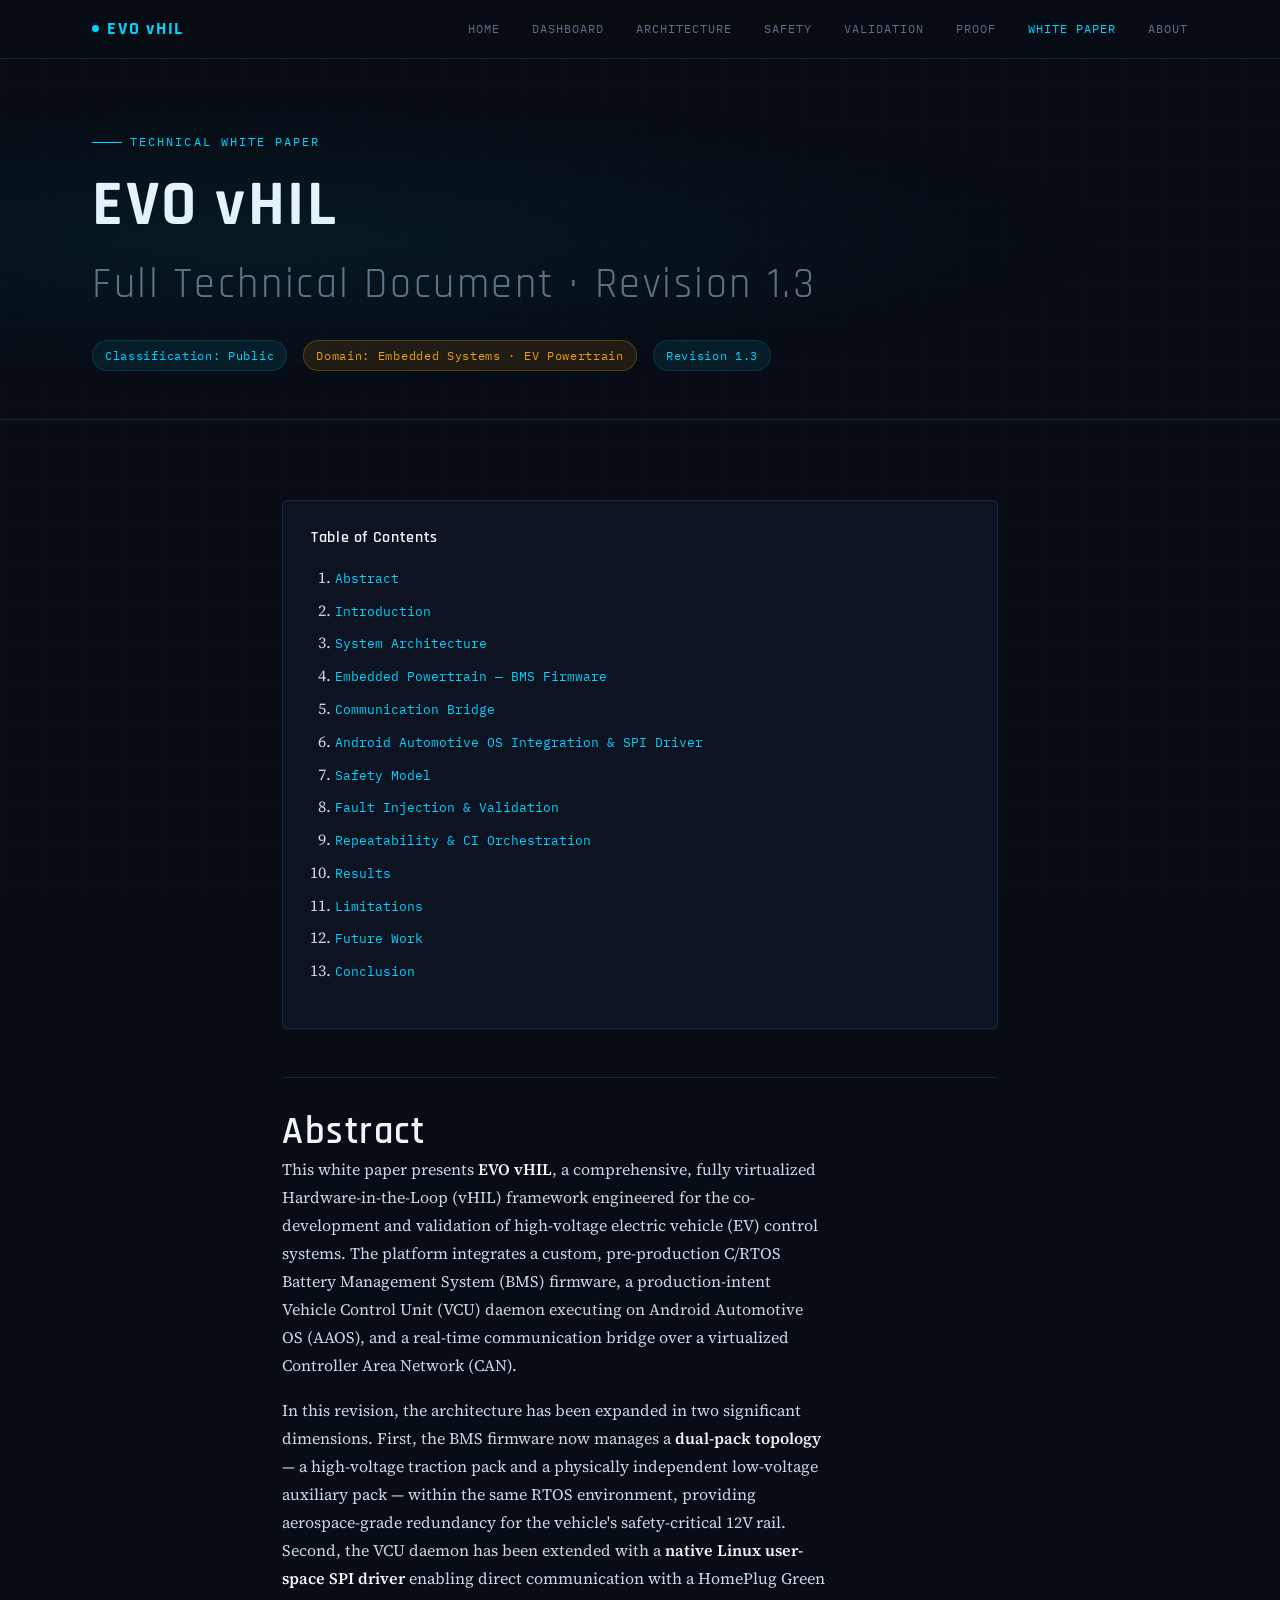
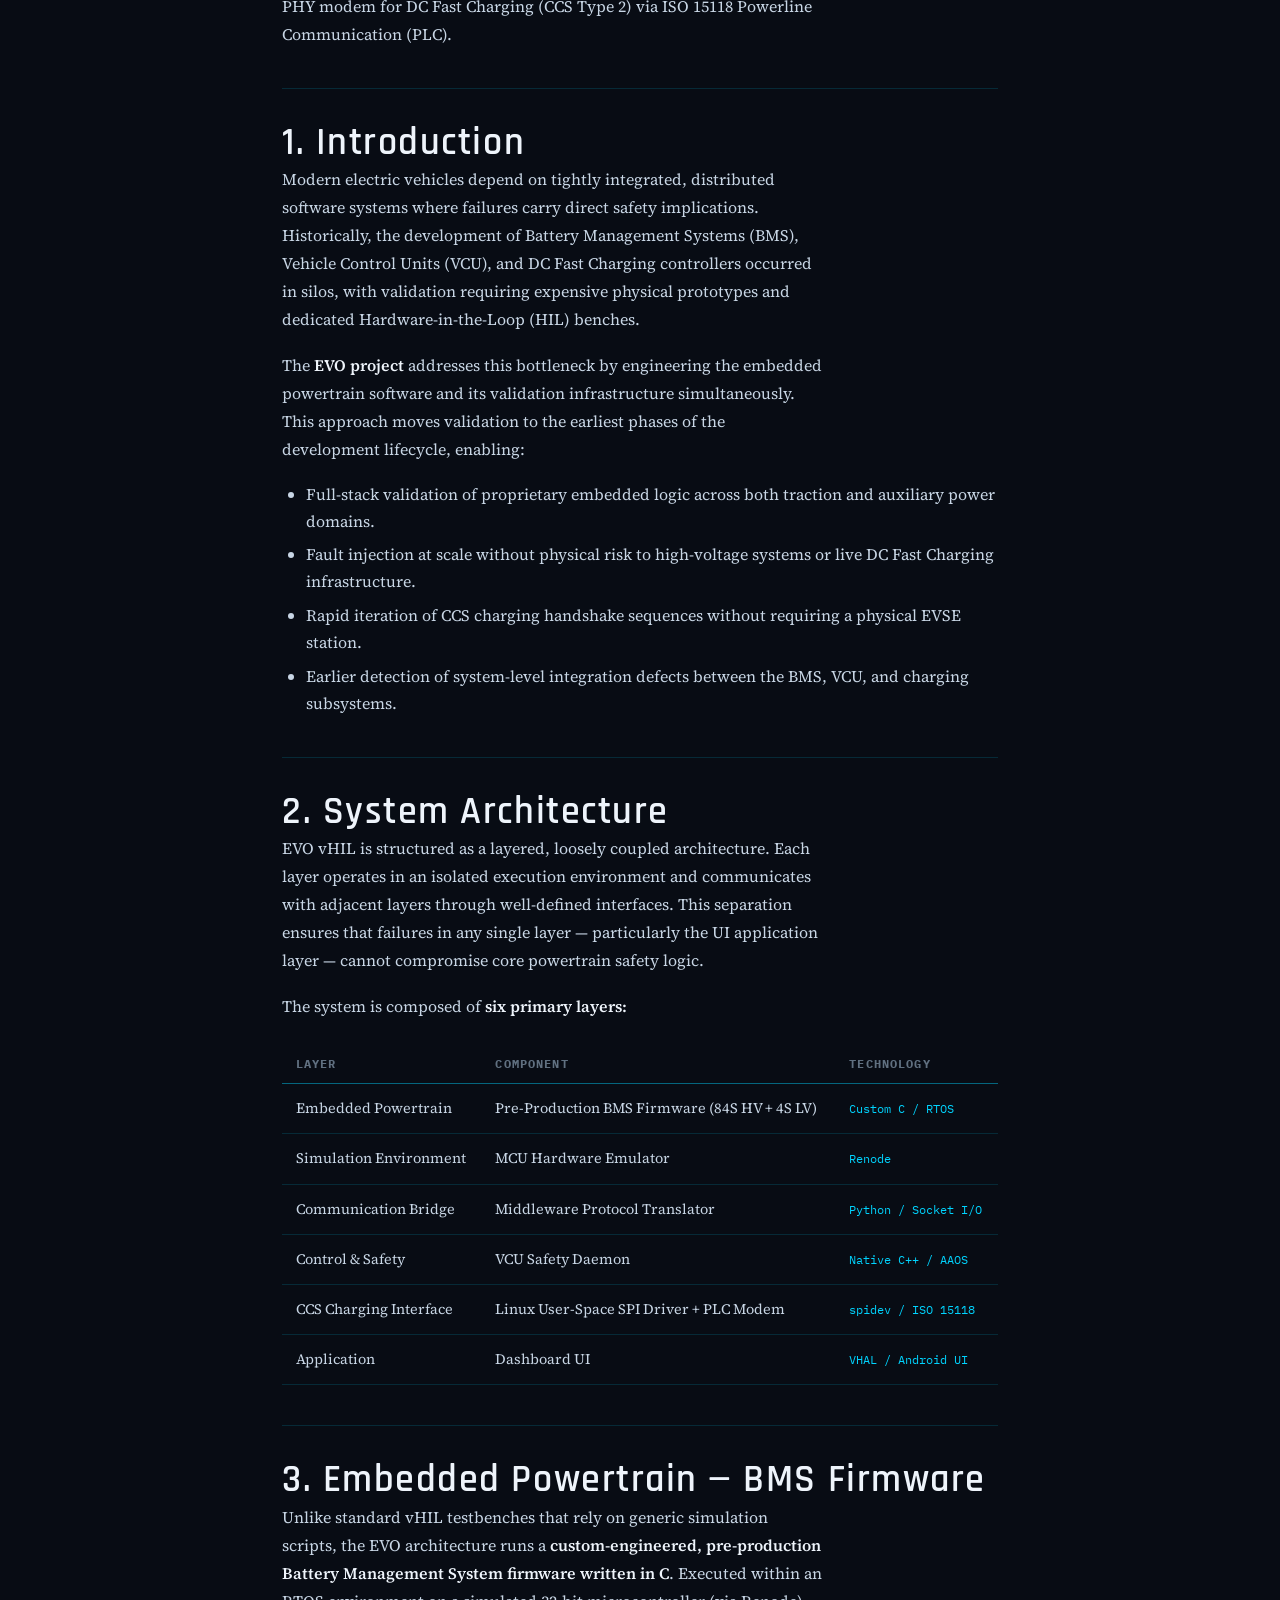
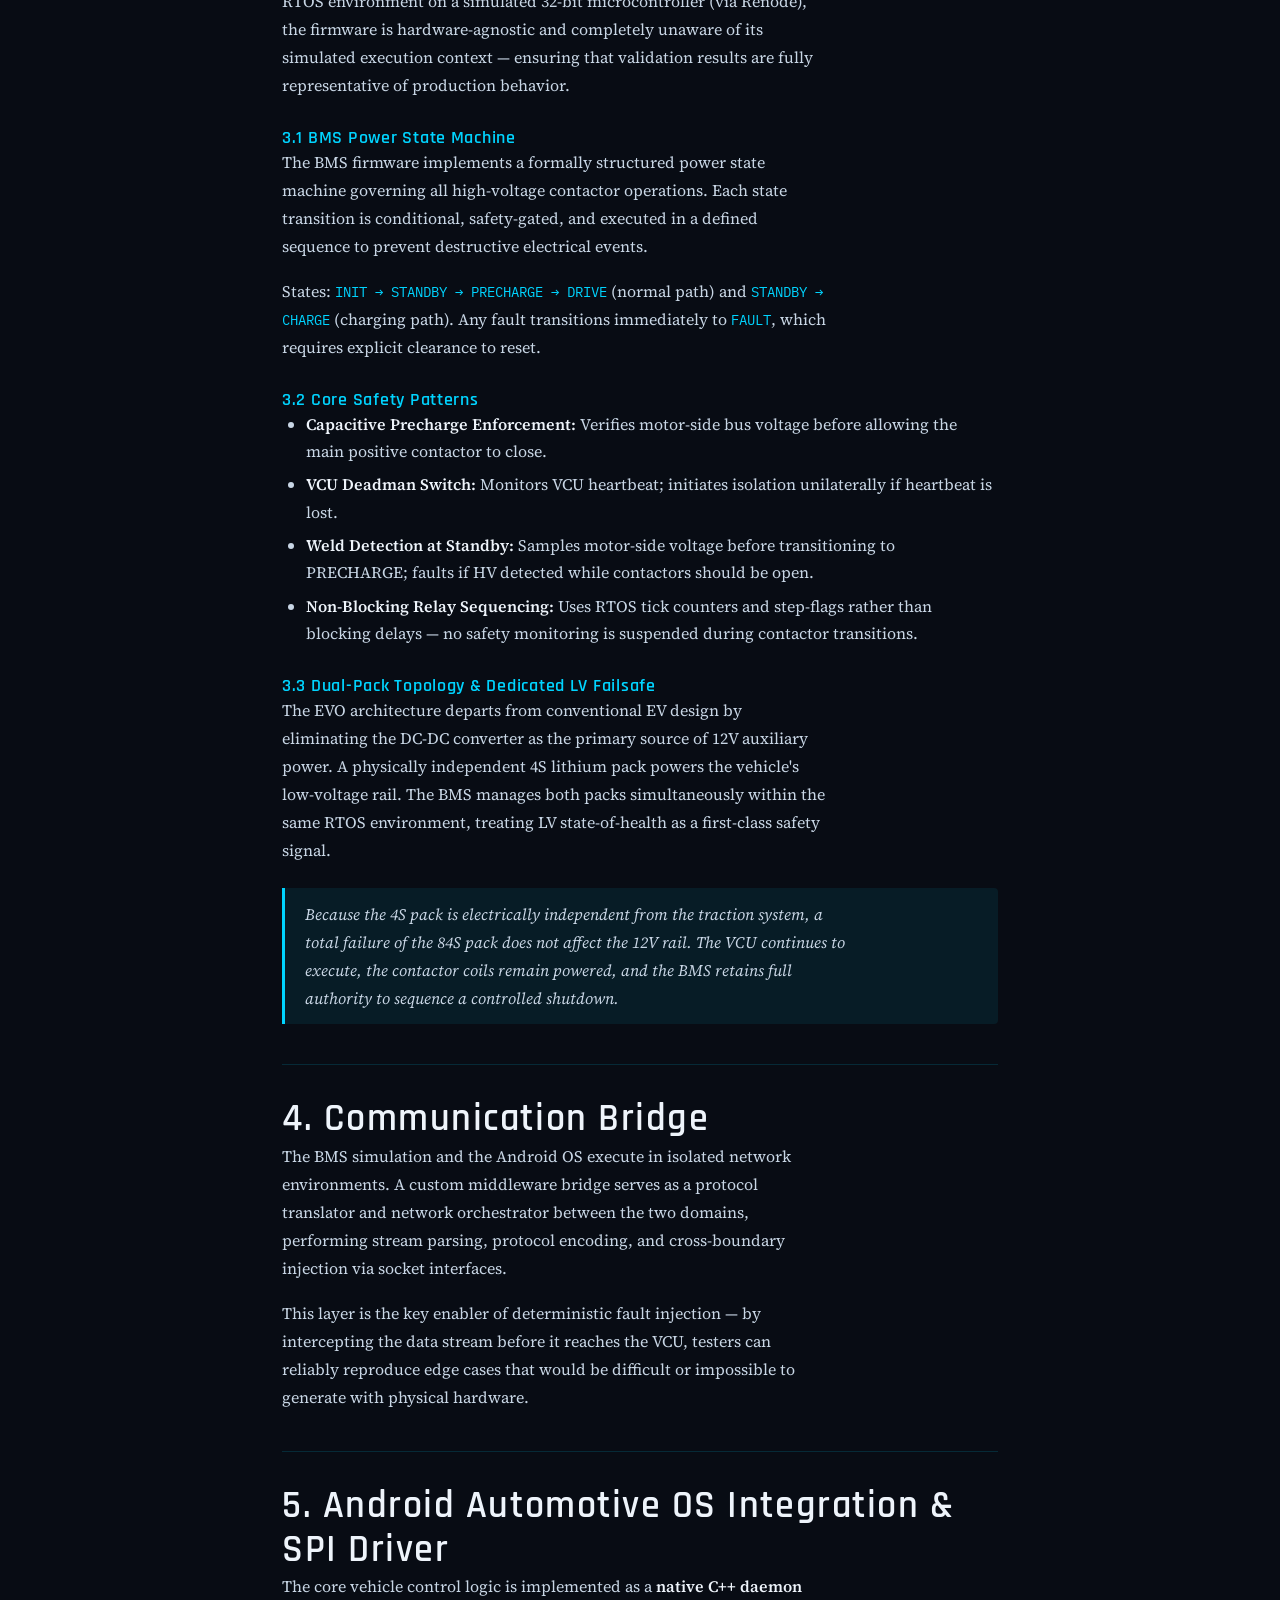
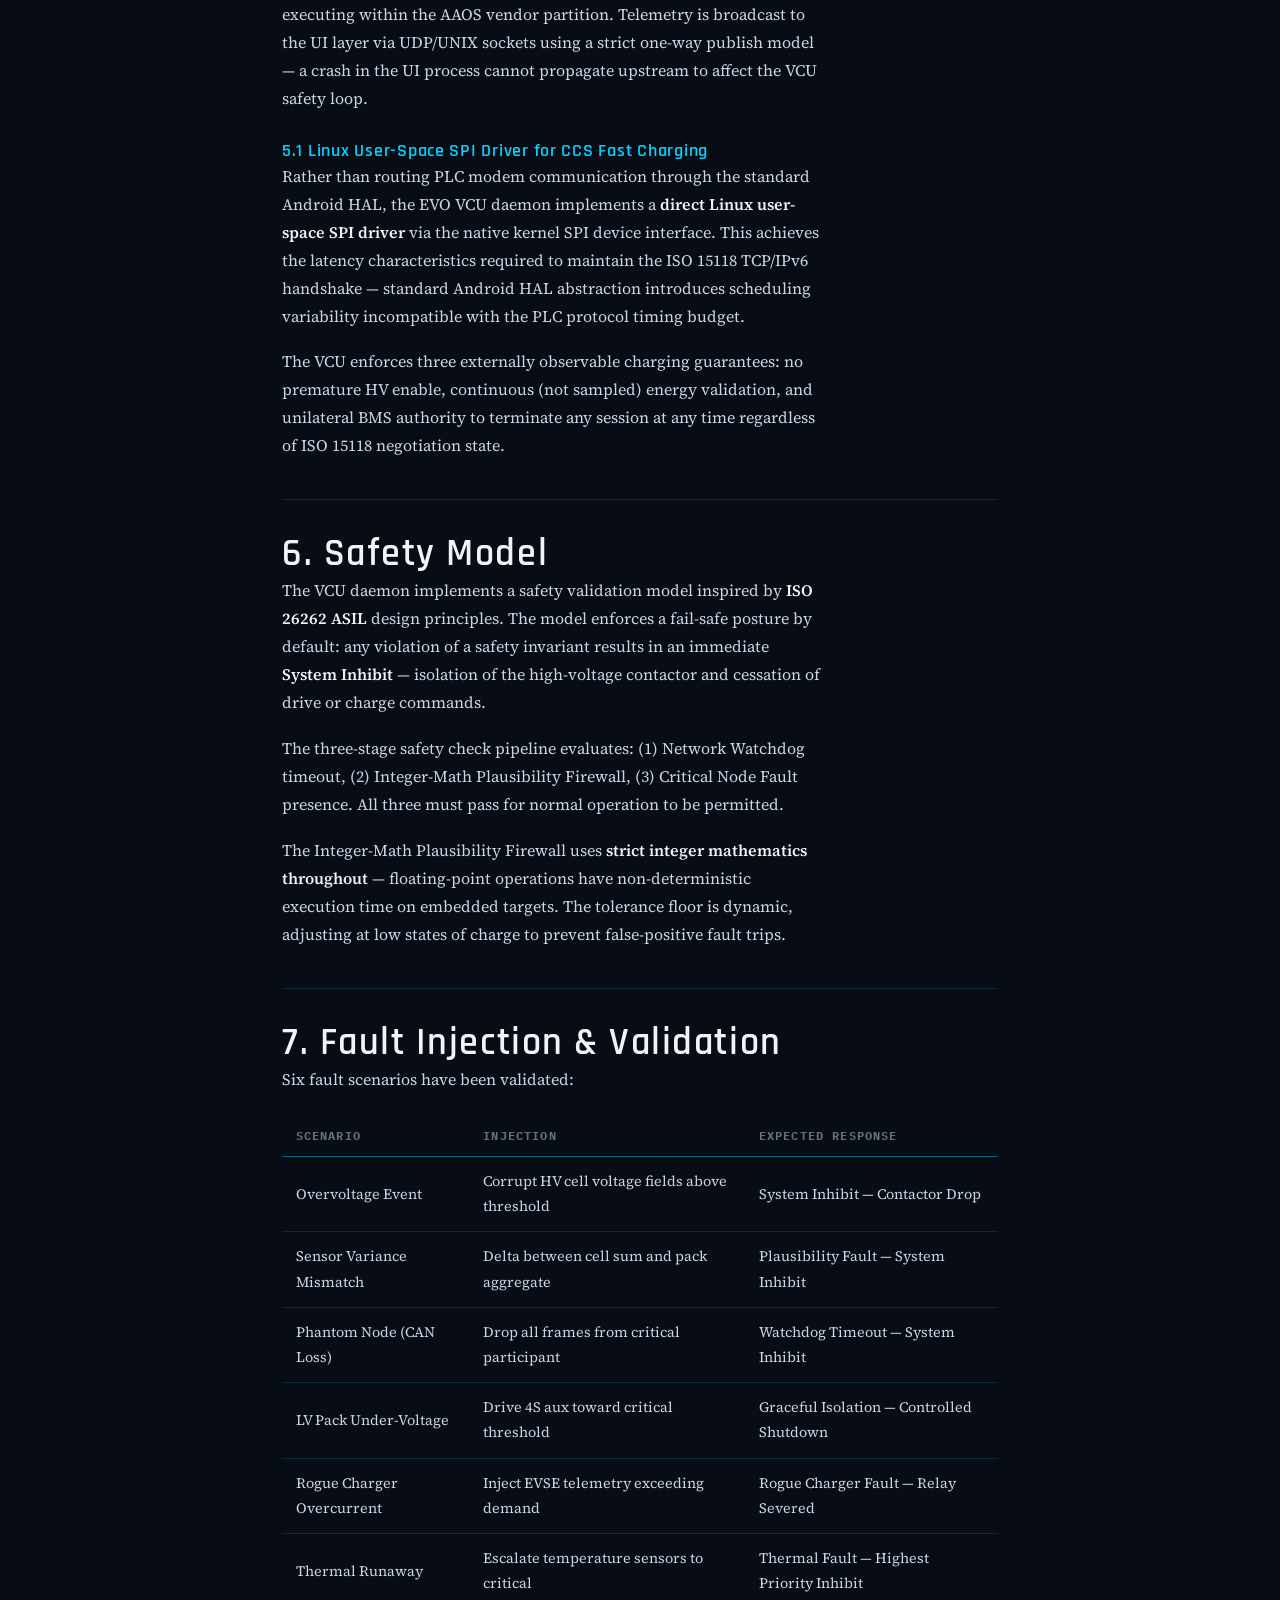
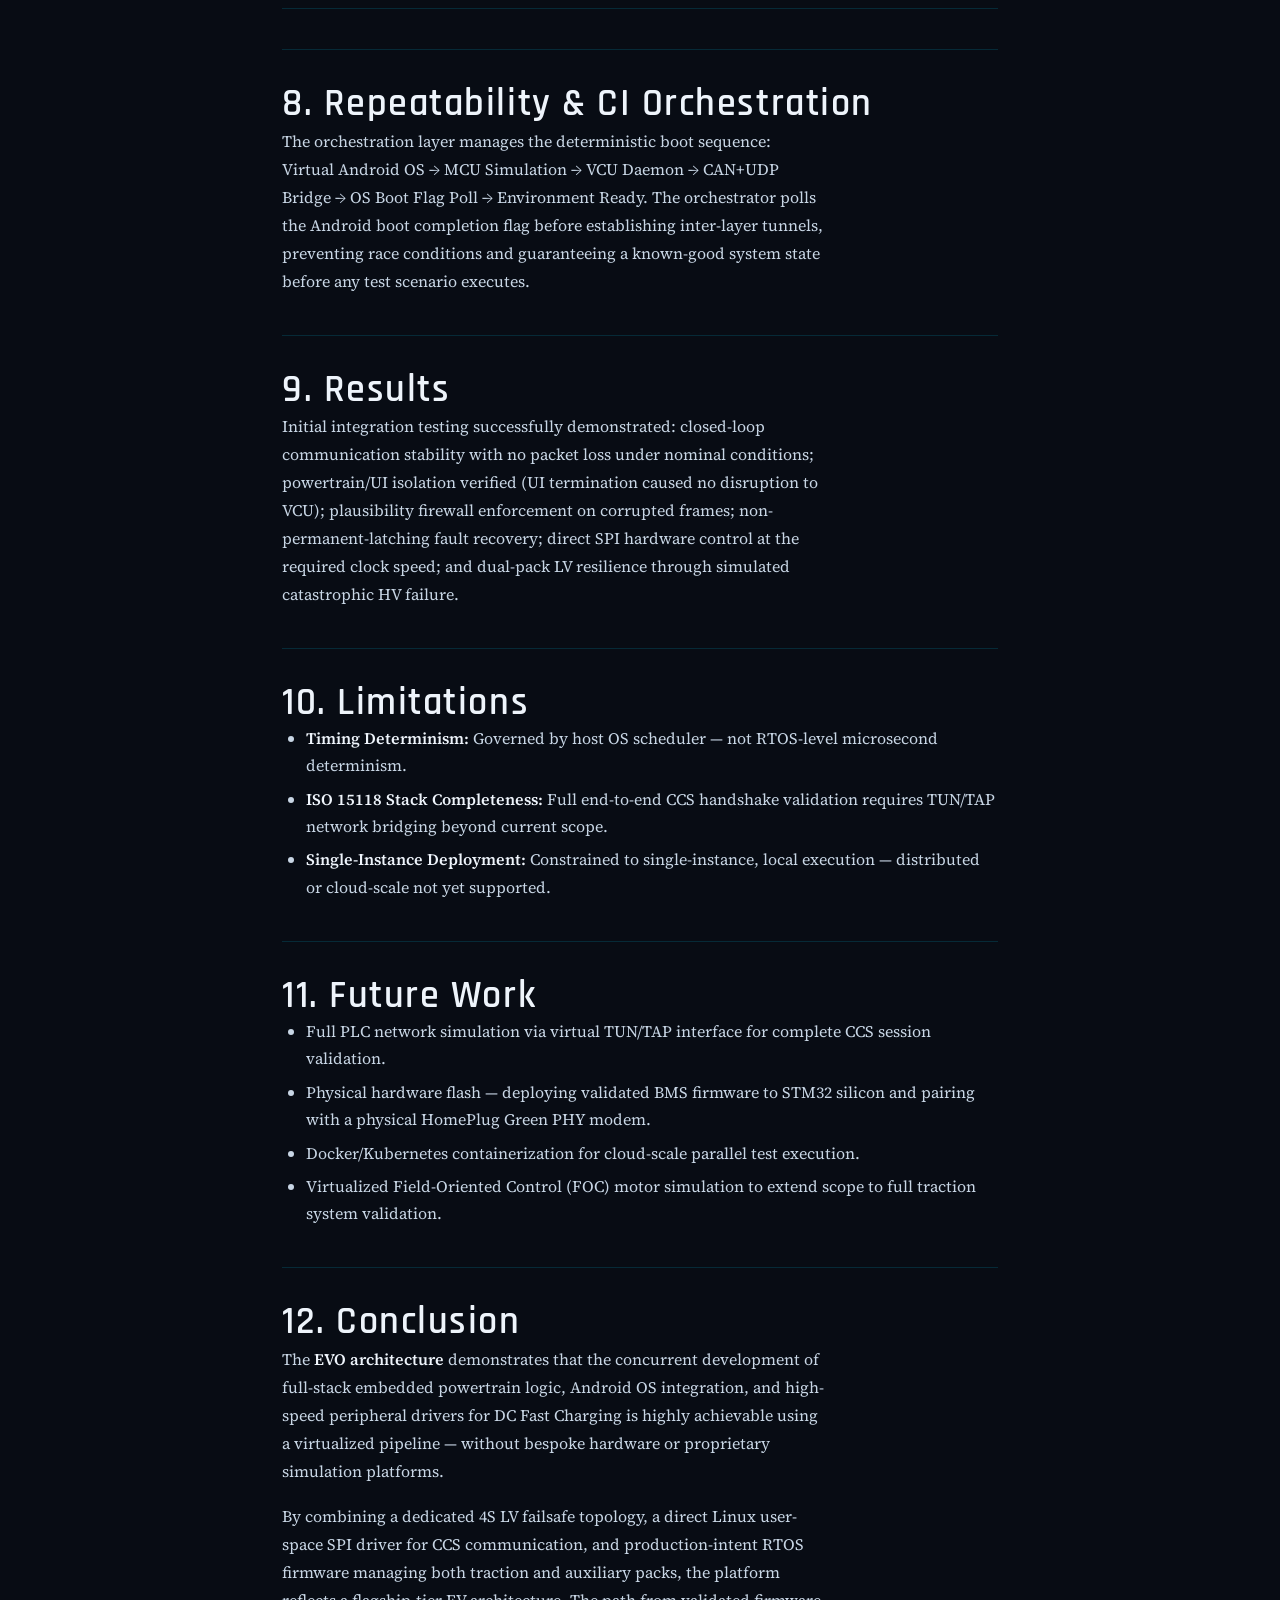
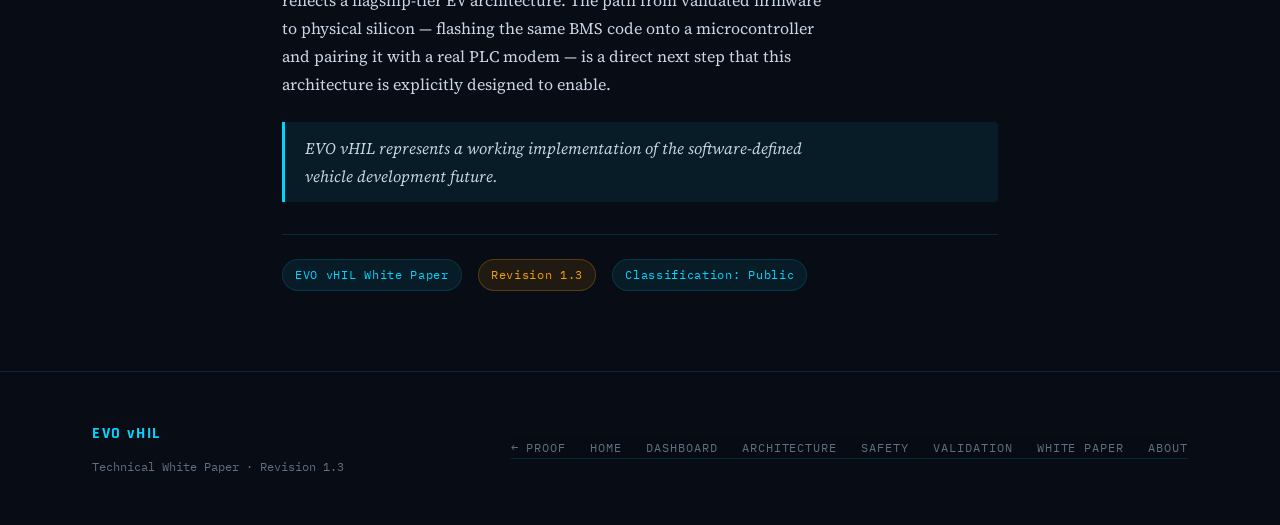
<file: fullpaper.html>
<!DOCTYPE html>
<html lang="en">
<head>
  <meta charset="UTF-8" />
  <meta name="viewport" content="width=device-width, initial-scale=1.0" />
  <title>White Paper — EVO vHIL</title>
  <link rel="stylesheet" href="style.css" />
  <style>
    .paper { max-width: 780px; margin: 0 auto; }
    .paper h2 { margin-top: 2.5rem; padding-top: 2rem; border-top: 1px solid var(--border); }
    .paper h3 { color: var(--cyan); margin-top: 1.75rem; font-size: 1.15rem; }
    .paper p { color: var(--text); }
    .paper ul, .paper ol { padding-left: 1.5rem; margin-bottom: 1rem; color: var(--text); }
    .paper li { margin-bottom: 0.4rem; line-height: 1.7; }
    .paper table { width: 100%; border-collapse: collapse; margin: 1.5rem 0; }
    .paper table th { font-family: var(--mono); font-size: 0.72rem; letter-spacing: 0.1em; text-transform: uppercase; color: var(--text-dim); padding: 0.6rem 0.85rem; border-bottom: 1px solid var(--border-hi); text-align: left; }
    .paper table td { padding: 0.75rem 0.85rem; border-bottom: 1px solid var(--border); font-size: 0.9rem; }
    .paper table tr:hover td { background: var(--cyan-dim); }
    .paper blockquote { border-left: 3px solid var(--cyan); padding: 0.75rem 1.25rem; background: var(--cyan-dim); margin: 1.5rem 0; border-radius: 0 4px 4px 0; }
    .paper blockquote p { margin: 0; font-style: italic; }
    .toc { background: var(--bg-card); border: 1px solid var(--border); border-radius: 6px; padding: 1.75rem; margin-bottom: 3rem; }
    .toc h3 { margin: 0 0 1rem; color: var(--text-hi); font-size: 1rem; }
    .toc ol { padding-left: 1.5rem; }
    .toc li { margin-bottom: 0.35rem; }
    .toc a { font-family: var(--mono); font-size: 0.82rem; }
  </style>
</head>
<body>
<div class="scanline"></div>
<nav>
    <div class="nav-inner">
    <a href="/" class="nav-logo">
      <span class="dot"></span> EVO vHIL
    </a>
    <button class="nav-hamburger" id="navToggle" aria-label="Toggle navigation" aria-expanded="false">
      <span></span><span></span><span></span>
    </button>
    <div class="nav-links" id="navLinks">
      <a href="/">Home</a>
      <a href="/dashboard.html">Dashboard</a>
      <a href="/architecture.html">Architecture</a>
      <a href="/safety.html">Safety</a>
      <a href="/validation.html">Validation</a>
      <a href="/proof.html">Proof</a>
      <a href="/fullpaper.html" class="active">White Paper</a>
      <a href="/about.html">About</a>
    </div>
  </div>
</nav>

<div class="page-hero">
  <div class="container">
    <div class="page-tag">Technical White Paper</div>
    <h1>EVO vHIL<br><span style="color:var(--text-dim); font-size:0.65em; font-weight:400;">Full Technical Document · Revision 1.3</span></h1>
    <div class="flex gap-2 flex-wrap mt-3">
      <span class="badge badge-cyan">Classification: Public</span>
      <span class="badge badge-amber">Domain: Embedded Systems · EV Powertrain</span>
      <span class="badge badge-cyan">Revision 1.3</span>
    </div>
  </div>
</div>

<section class="section">
  <div class="container paper">

    <div class="toc">
      <h3>Table of Contents</h3>
      <ol>
        <li><a href="#abstract">Abstract</a></li>
        <li><a href="#intro">Introduction</a></li>
        <li><a href="#arch">System Architecture</a></li>
        <li><a href="#bms">Embedded Powertrain — BMS Firmware</a></li>
        <li><a href="#bridge">Communication Bridge</a></li>
        <li><a href="#aaos">Android Automotive OS Integration & SPI Driver</a></li>
        <li><a href="#safety">Safety Model</a></li>
        <li><a href="#faults">Fault Injection & Validation</a></li>
        <li><a href="#ci">Repeatability & CI Orchestration</a></li>
        <li><a href="#results">Results</a></li>
        <li><a href="#limitations">Limitations</a></li>
        <li><a href="#future">Future Work</a></li>
        <li><a href="#conclusion">Conclusion</a></li>
      </ol>
    </div>

    <h2 id="abstract">Abstract</h2>
    <p>This white paper presents <strong>EVO vHIL</strong>, a comprehensive, fully virtualized Hardware-in-the-Loop (vHIL) framework engineered for the co-development and validation of high-voltage electric vehicle (EV) control systems. The platform integrates a custom, pre-production C/RTOS Battery Management System (BMS) firmware, a production-intent Vehicle Control Unit (VCU) daemon executing on Android Automotive OS (AAOS), and a real-time communication bridge over a virtualized Controller Area Network (CAN).</p>
    <p>In this revision, the architecture has been expanded in two significant dimensions. First, the BMS firmware now manages a <strong>dual-pack topology</strong> — a high-voltage traction pack and a physically independent low-voltage auxiliary pack — within the same RTOS environment, providing aerospace-grade redundancy for the vehicle's safety-critical 12V rail. Second, the VCU daemon has been extended with a <strong>native Linux user-space SPI driver</strong> enabling direct communication with a HomePlug Green PHY modem for DC Fast Charging (CCS Type 2) via ISO 15118 Powerline Communication (PLC).</p>

    <h2 id="intro">1. Introduction</h2>
    <p>Modern electric vehicles depend on tightly integrated, distributed software systems where failures carry direct safety implications. Historically, the development of Battery Management Systems (BMS), Vehicle Control Units (VCU), and DC Fast Charging controllers occurred in silos, with validation requiring expensive physical prototypes and dedicated Hardware-in-the-Loop (HIL) benches.</p>
    <p>The <strong>EVO project</strong> addresses this bottleneck by engineering the embedded powertrain software and its validation infrastructure simultaneously. This approach moves validation to the earliest phases of the development lifecycle, enabling:</p>
    <ul>
      <li>Full-stack validation of proprietary embedded logic across both traction and auxiliary power domains.</li>
      <li>Fault injection at scale without physical risk to high-voltage systems or live DC Fast Charging infrastructure.</li>
      <li>Rapid iteration of CCS charging handshake sequences without requiring a physical EVSE station.</li>
      <li>Earlier detection of system-level integration defects between the BMS, VCU, and charging subsystems.</li>
    </ul>

    <h2 id="arch">2. System Architecture</h2>
    <p>EVO vHIL is structured as a layered, loosely coupled architecture. Each layer operates in an isolated execution environment and communicates with adjacent layers through well-defined interfaces. This separation ensures that failures in any single layer — particularly the UI application layer — cannot compromise core powertrain safety logic.</p>
    <p>The system is composed of <strong>six primary layers:</strong></p>
    <table>
      <thead><tr><th>Layer</th><th>Component</th><th>Technology</th></tr></thead>
      <tbody>
        <tr><td>Embedded Powertrain</td><td>Pre-Production BMS Firmware (84S HV + 4S LV)</td><td><code>Custom C / RTOS</code></td></tr>
        <tr><td>Simulation Environment</td><td>MCU Hardware Emulator</td><td><code>Renode</code></td></tr>
        <tr><td>Communication Bridge</td><td>Middleware Protocol Translator</td><td><code>Python / Socket I/O</code></td></tr>
        <tr><td>Control & Safety</td><td>VCU Safety Daemon</td><td><code>Native C++ / AAOS</code></td></tr>
        <tr><td>CCS Charging Interface</td><td>Linux User-Space SPI Driver + PLC Modem</td><td><code>spidev / ISO 15118</code></td></tr>
        <tr><td>Application</td><td>Dashboard UI</td><td><code>VHAL / Android UI</code></td></tr>
      </tbody>
    </table>

    <h2 id="bms">3. Embedded Powertrain — BMS Firmware</h2>
    <p>Unlike standard vHIL testbenches that rely on generic simulation scripts, the EVO architecture runs a <strong>custom-engineered, pre-production Battery Management System firmware written in C</strong>. Executed within an RTOS environment on a simulated 32-bit microcontroller (via Renode), the firmware is hardware-agnostic and completely unaware of its simulated execution context — ensuring that validation results are fully representative of production behavior.</p>

    <h3>3.1 BMS Power State Machine</h3>
    <p>The BMS firmware implements a formally structured power state machine governing all high-voltage contactor operations. Each state transition is conditional, safety-gated, and executed in a defined sequence to prevent destructive electrical events.</p>
    <p>States: <code>INIT → STANDBY → PRECHARGE → DRIVE</code> (normal path) and <code>STANDBY → CHARGE</code> (charging path). Any fault transitions immediately to <code>FAULT</code>, which requires explicit clearance to reset.</p>

    <h3>3.2 Core Safety Patterns</h3>
    <ul>
      <li><strong>Capacitive Precharge Enforcement:</strong> Verifies motor-side bus voltage before allowing the main positive contactor to close.</li>
      <li><strong>VCU Deadman Switch:</strong> Monitors VCU heartbeat; initiates isolation unilaterally if heartbeat is lost.</li>
      <li><strong>Weld Detection at Standby:</strong> Samples motor-side voltage before transitioning to PRECHARGE; faults if HV detected while contactors should be open.</li>
      <li><strong>Non-Blocking Relay Sequencing:</strong> Uses RTOS tick counters and step-flags rather than blocking delays — no safety monitoring is suspended during contactor transitions.</li>
    </ul>

    <h3>3.3 Dual-Pack Topology & Dedicated LV Failsafe</h3>
    <p>The EVO architecture departs from conventional EV design by eliminating the DC-DC converter as the primary source of 12V auxiliary power. A physically independent 4S lithium pack powers the vehicle's low-voltage rail. The BMS manages both packs simultaneously within the same RTOS environment, treating LV state-of-health as a first-class safety signal.</p>
    <blockquote><p>Because the 4S pack is electrically independent from the traction system, a total failure of the 84S pack does not affect the 12V rail. The VCU continues to execute, the contactor coils remain powered, and the BMS retains full authority to sequence a controlled shutdown.</p></blockquote>

    <h2 id="bridge">4. Communication Bridge</h2>
    <p>The BMS simulation and the Android OS execute in isolated network environments. A custom middleware bridge serves as a protocol translator and network orchestrator between the two domains, performing stream parsing, protocol encoding, and cross-boundary injection via socket interfaces.</p>
    <p>This layer is the key enabler of deterministic fault injection — by intercepting the data stream before it reaches the VCU, testers can reliably reproduce edge cases that would be difficult or impossible to generate with physical hardware.</p>

    <h2 id="aaos">5. Android Automotive OS Integration & SPI Driver</h2>
    <p>The core vehicle control logic is implemented as a <strong>native C++ daemon</strong> executing within the AAOS vendor partition. Telemetry is broadcast to the UI layer via UDP/UNIX sockets using a strict one-way publish model — a crash in the UI process cannot propagate upstream to affect the VCU safety loop.</p>

    <h3>5.1 Linux User-Space SPI Driver for CCS Fast Charging</h3>
    <p>Rather than routing PLC modem communication through the standard Android HAL, the EVO VCU daemon implements a <strong>direct Linux user-space SPI driver</strong> via the native kernel SPI device interface. This achieves the latency characteristics required to maintain the ISO 15118 TCP/IPv6 handshake — standard Android HAL abstraction introduces scheduling variability incompatible with the PLC protocol timing budget.</p>
    <p>The VCU enforces three externally observable charging guarantees: no premature HV enable, continuous (not sampled) energy validation, and unilateral BMS authority to terminate any session at any time regardless of ISO 15118 negotiation state.</p>

    <h2 id="safety">6. Safety Model</h2>
    <p>The VCU daemon implements a safety validation model inspired by <strong>ISO 26262 ASIL</strong> design principles. The model enforces a fail-safe posture by default: any violation of a safety invariant results in an immediate <strong>System Inhibit</strong> — isolation of the high-voltage contactor and cessation of drive or charge commands.</p>
    <p>The three-stage safety check pipeline evaluates: (1) Network Watchdog timeout, (2) Integer-Math Plausibility Firewall, (3) Critical Node Fault presence. All three must pass for normal operation to be permitted.</p>
    <p>The Integer-Math Plausibility Firewall uses <strong>strict integer mathematics throughout</strong> — floating-point operations have non-deterministic execution time on embedded targets. The tolerance floor is dynamic, adjusting at low states of charge to prevent false-positive fault trips.</p>

    <h2 id="faults">7. Fault Injection & Validation</h2>
    <p>Six fault scenarios have been validated:</p>
    <table>
      <thead><tr><th>Scenario</th><th>Injection</th><th>Expected Response</th></tr></thead>
      <tbody>
        <tr><td>Overvoltage Event</td><td>Corrupt HV cell voltage fields above threshold</td><td>System Inhibit — Contactor Drop</td></tr>
        <tr><td>Sensor Variance Mismatch</td><td>Delta between cell sum and pack aggregate</td><td>Plausibility Fault — System Inhibit</td></tr>
        <tr><td>Phantom Node (CAN Loss)</td><td>Drop all frames from critical participant</td><td>Watchdog Timeout — System Inhibit</td></tr>
        <tr><td>LV Pack Under-Voltage</td><td>Drive 4S aux toward critical threshold</td><td>Graceful Isolation — Controlled Shutdown</td></tr>
        <tr><td>Rogue Charger Overcurrent</td><td>Inject EVSE telemetry exceeding demand</td><td>Rogue Charger Fault — Relay Severed</td></tr>
        <tr><td>Thermal Runaway</td><td>Escalate temperature sensors to critical</td><td>Thermal Fault — Highest Priority Inhibit</td></tr>
      </tbody>
    </table>

    <h2 id="ci">8. Repeatability & CI Orchestration</h2>
    <p>The orchestration layer manages the deterministic boot sequence: Virtual Android OS → MCU Simulation → VCU Daemon → CAN+UDP Bridge → OS Boot Flag Poll → Environment Ready. The orchestrator polls the Android boot completion flag before establishing inter-layer tunnels, preventing race conditions and guaranteeing a known-good system state before any test scenario executes.</p>

    <h2 id="results">9. Results</h2>
    <p>Initial integration testing successfully demonstrated: closed-loop communication stability with no packet loss under nominal conditions; powertrain/UI isolation verified (UI termination caused no disruption to VCU); plausibility firewall enforcement on corrupted frames; non-permanent-latching fault recovery; direct SPI hardware control at the required clock speed; and dual-pack LV resilience through simulated catastrophic HV failure.</p>

    <h2 id="limitations">10. Limitations</h2>
    <ul>
      <li><strong>Timing Determinism:</strong> Governed by host OS scheduler — not RTOS-level microsecond determinism.</li>
      <li><strong>ISO 15118 Stack Completeness:</strong> Full end-to-end CCS handshake validation requires TUN/TAP network bridging beyond current scope.</li>
      <li><strong>Single-Instance Deployment:</strong> Constrained to single-instance, local execution — distributed or cloud-scale not yet supported.</li>
    </ul>

    <h2 id="future">11. Future Work</h2>
    <ul>
      <li>Full PLC network simulation via virtual TUN/TAP interface for complete CCS session validation.</li>
      <li>Physical hardware flash — deploying validated BMS firmware to STM32 silicon and pairing with a physical HomePlug Green PHY modem.</li>
      <li>Docker/Kubernetes containerization for cloud-scale parallel test execution.</li>
      <li>Virtualized Field-Oriented Control (FOC) motor simulation to extend scope to full traction system validation.</li>
    </ul>

    <h2 id="conclusion">12. Conclusion</h2>
    <p>The <strong>EVO architecture</strong> demonstrates that the concurrent development of full-stack embedded powertrain logic, Android OS integration, and high-speed peripheral drivers for DC Fast Charging is highly achievable using a virtualized pipeline — without bespoke hardware or proprietary simulation platforms.</p>
    <p>By combining a dedicated 4S LV failsafe topology, a direct Linux user-space SPI driver for CCS communication, and production-intent RTOS firmware managing both traction and auxiliary packs, the platform reflects a flagship-tier EV architecture. The path from validated firmware to physical silicon — flashing the same BMS code onto a microcontroller and pairing it with a real PLC modem — is a direct next step that this architecture is explicitly designed to enable.</p>
    <blockquote><p>EVO vHIL represents a working implementation of the software-defined vehicle development future.</p></blockquote>

    <div class="mt-4" style="border-top: 1px solid var(--border); padding-top: 1.5rem; display:flex; gap:1rem; flex-wrap:wrap;">
      <span class="badge badge-cyan">EVO vHIL White Paper</span>
      <span class="badge badge-amber">Revision 1.3</span>
      <span class="badge badge-cyan">Classification: Public</span>
    </div>
  </div>
</section>

<footer>
  <div class="footer-inner">
    <div>
      <div class="footer-brand">EVO vHIL</div>
      <div class="footer-meta mt-1">Technical White Paper · Revision 1.3</div>
    </div>
    <nav class="footer-nav">
      <a href="proof.html">← Proof</a>
      <a href="index.html">Home</a>
      <a href="/dashboard.html">Dashboard</a>
      <a href="architecture.html">Architecture</a>
      <a href="safety.html">Safety</a>
      <a href="validation.html">Validation</a>
      <a href="fullpaper.html">White Paper</a>
      <a href="about.html">About</a>
    </nav>
  </div>
</footer>
</body>
</html>
</file>
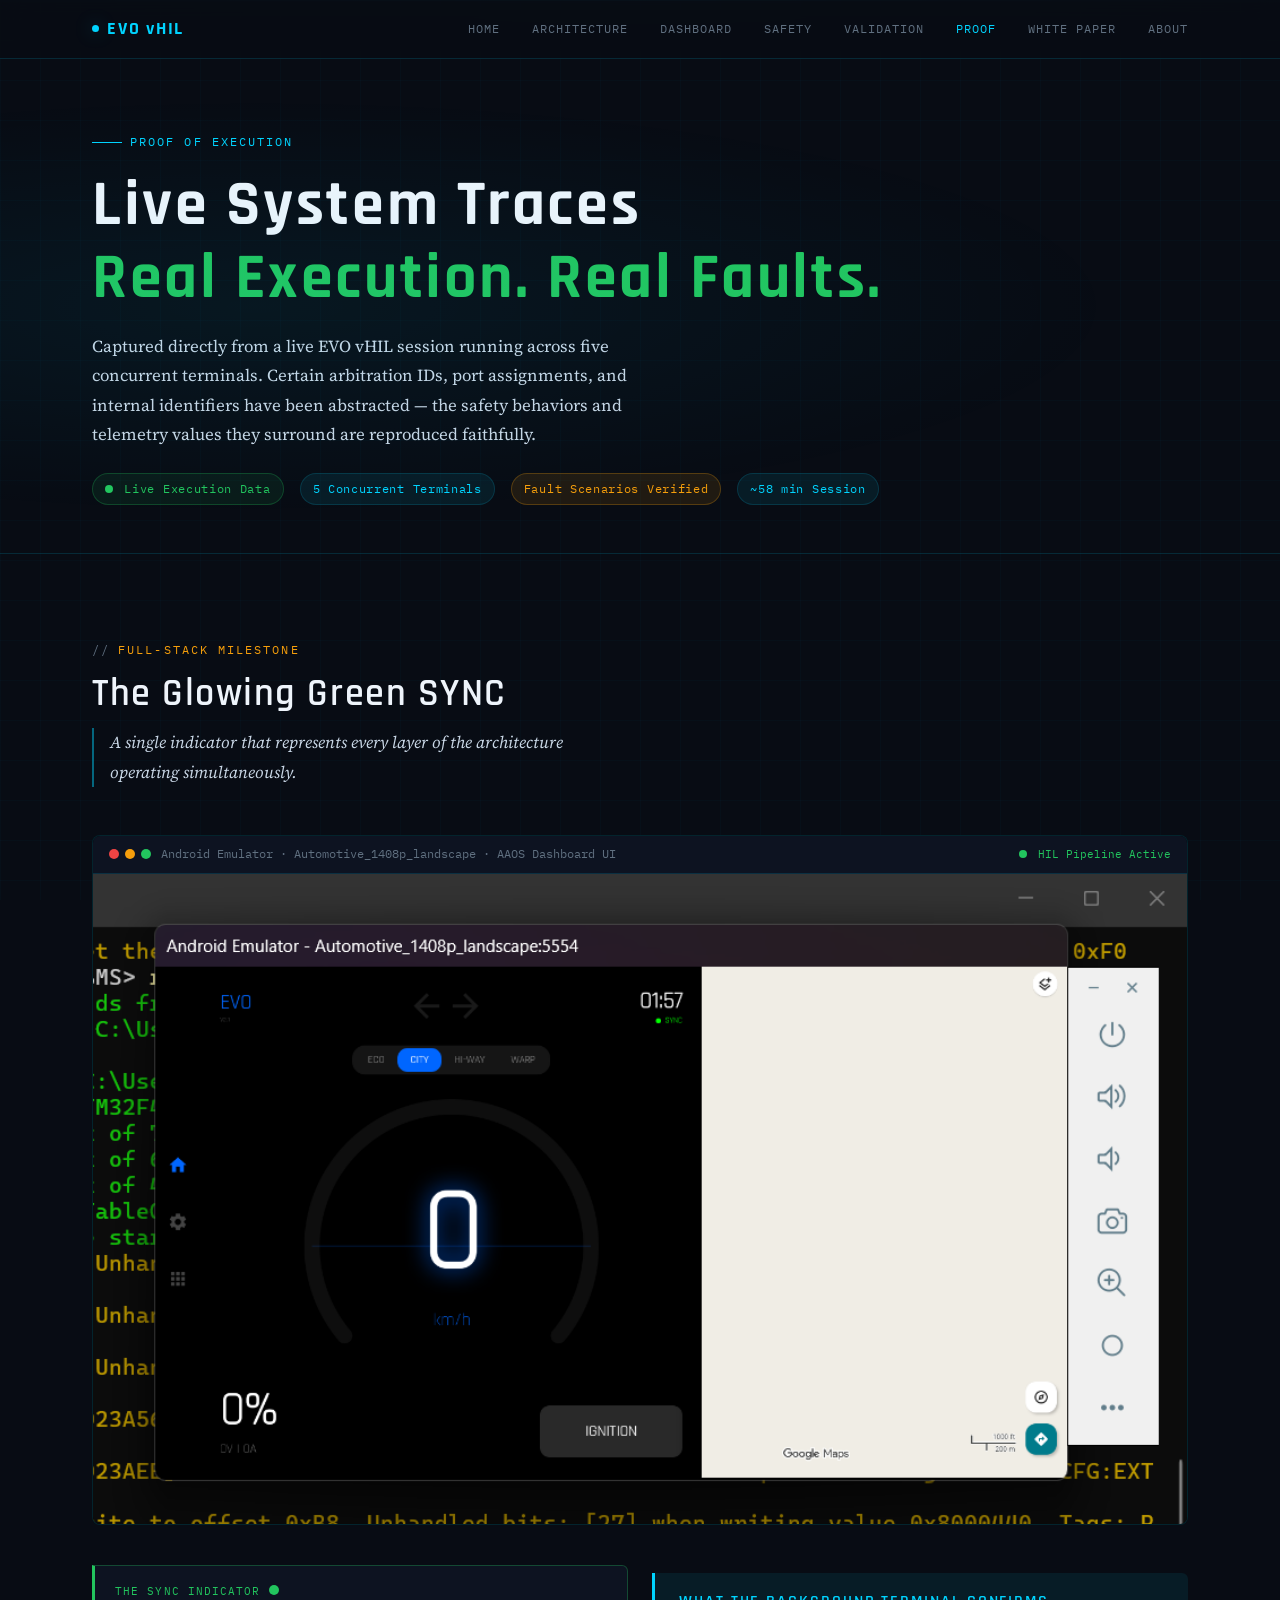
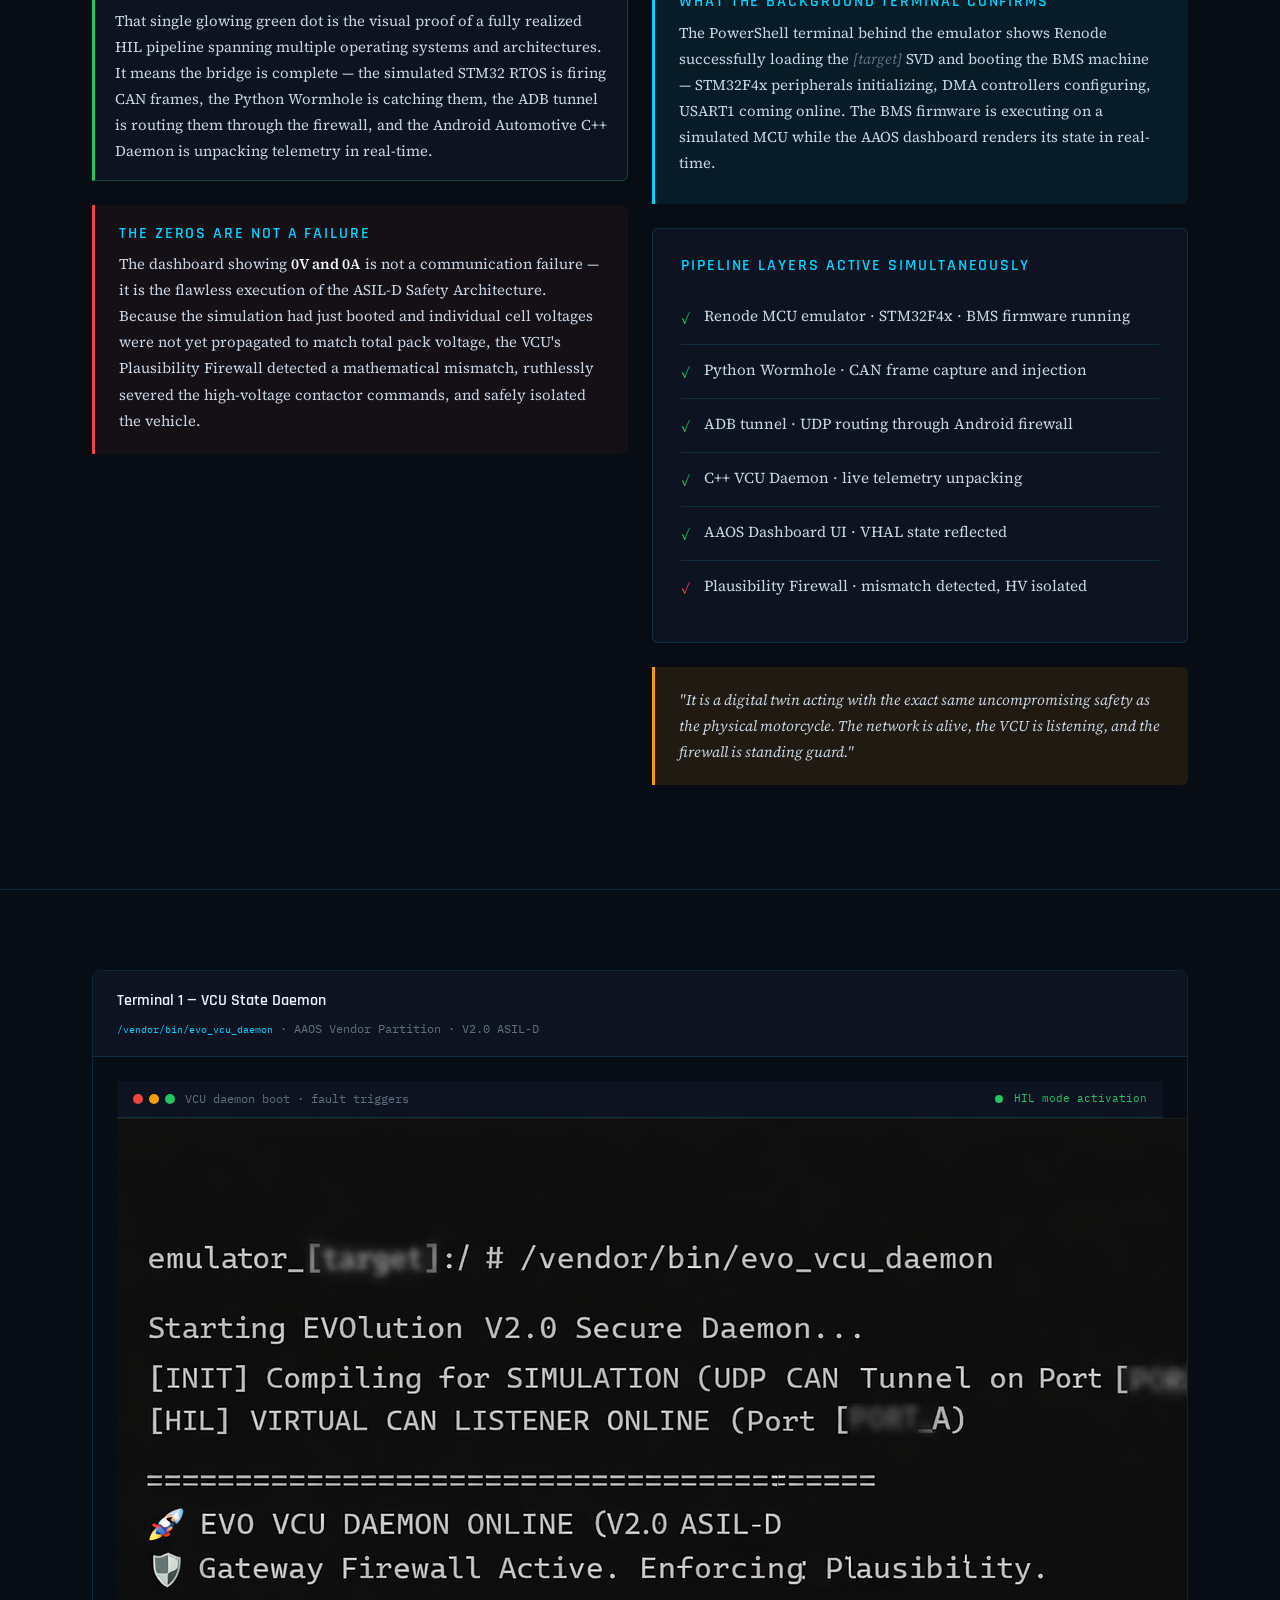
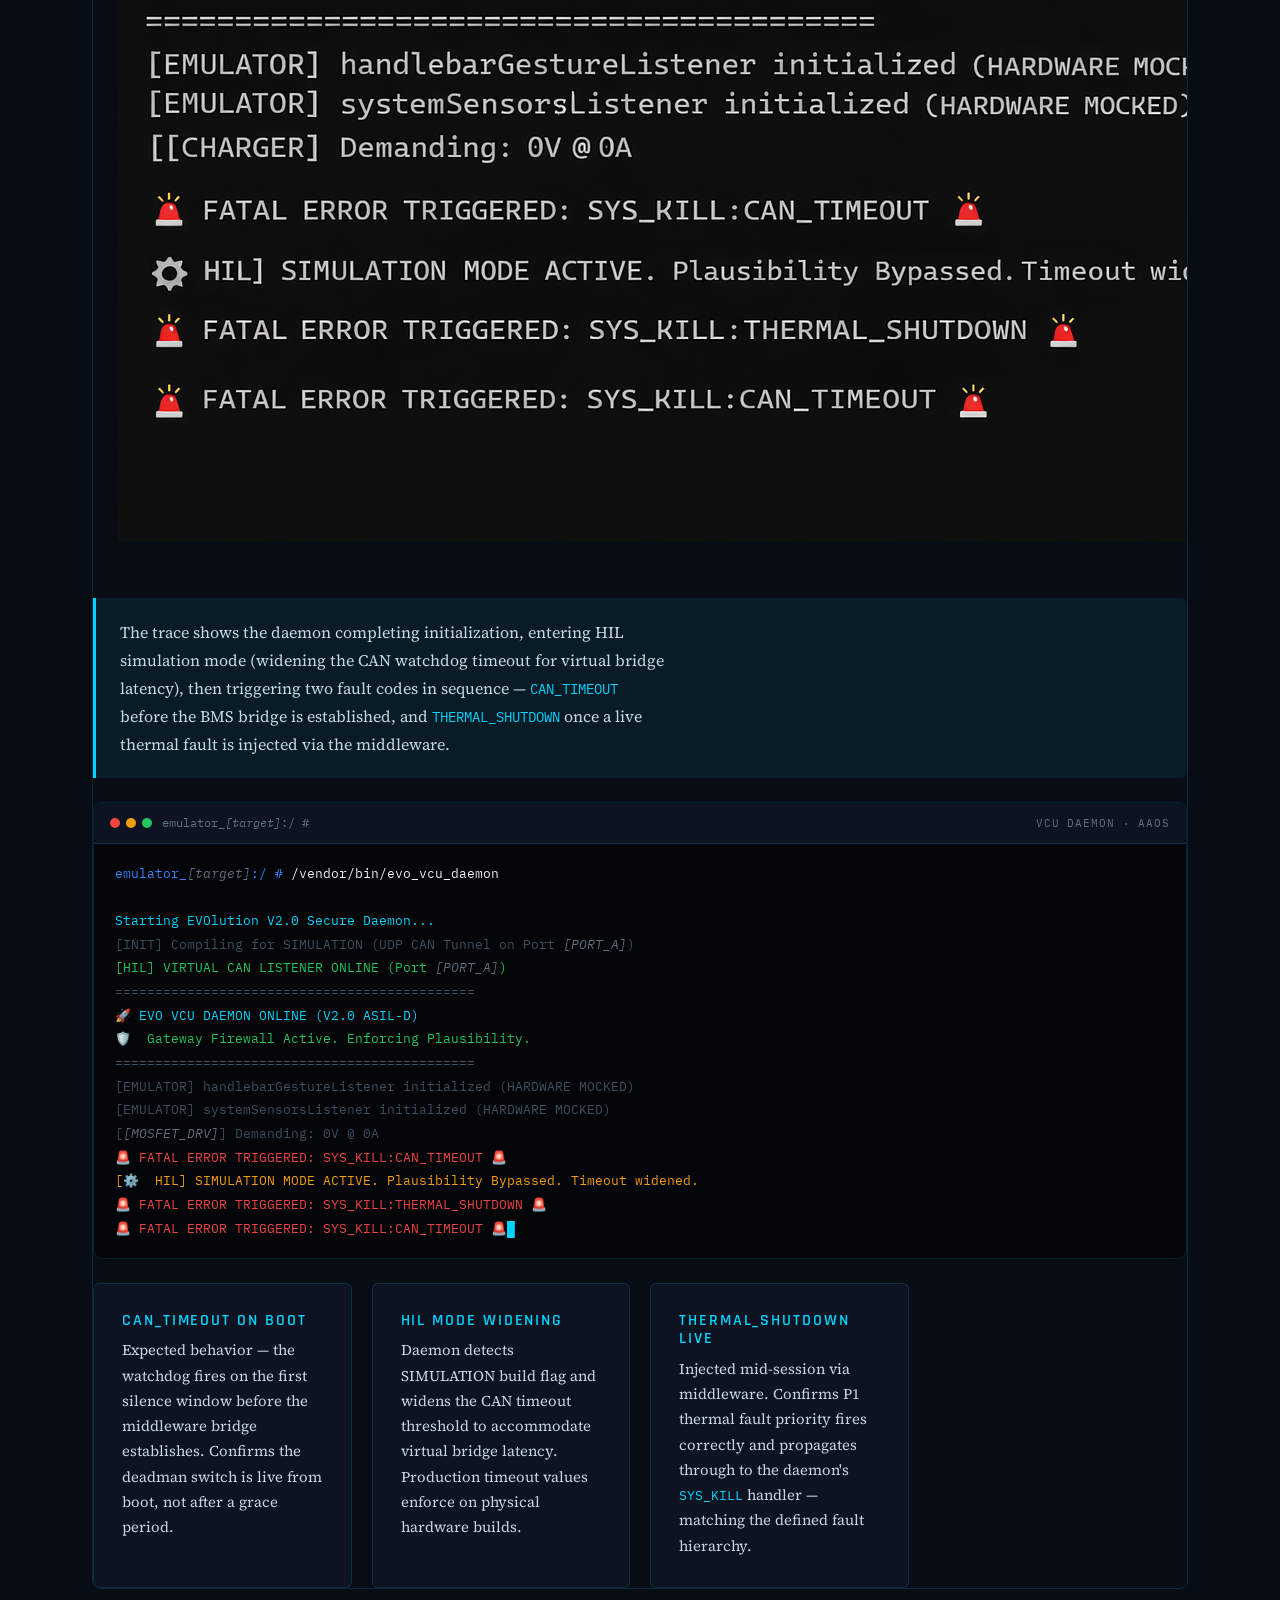
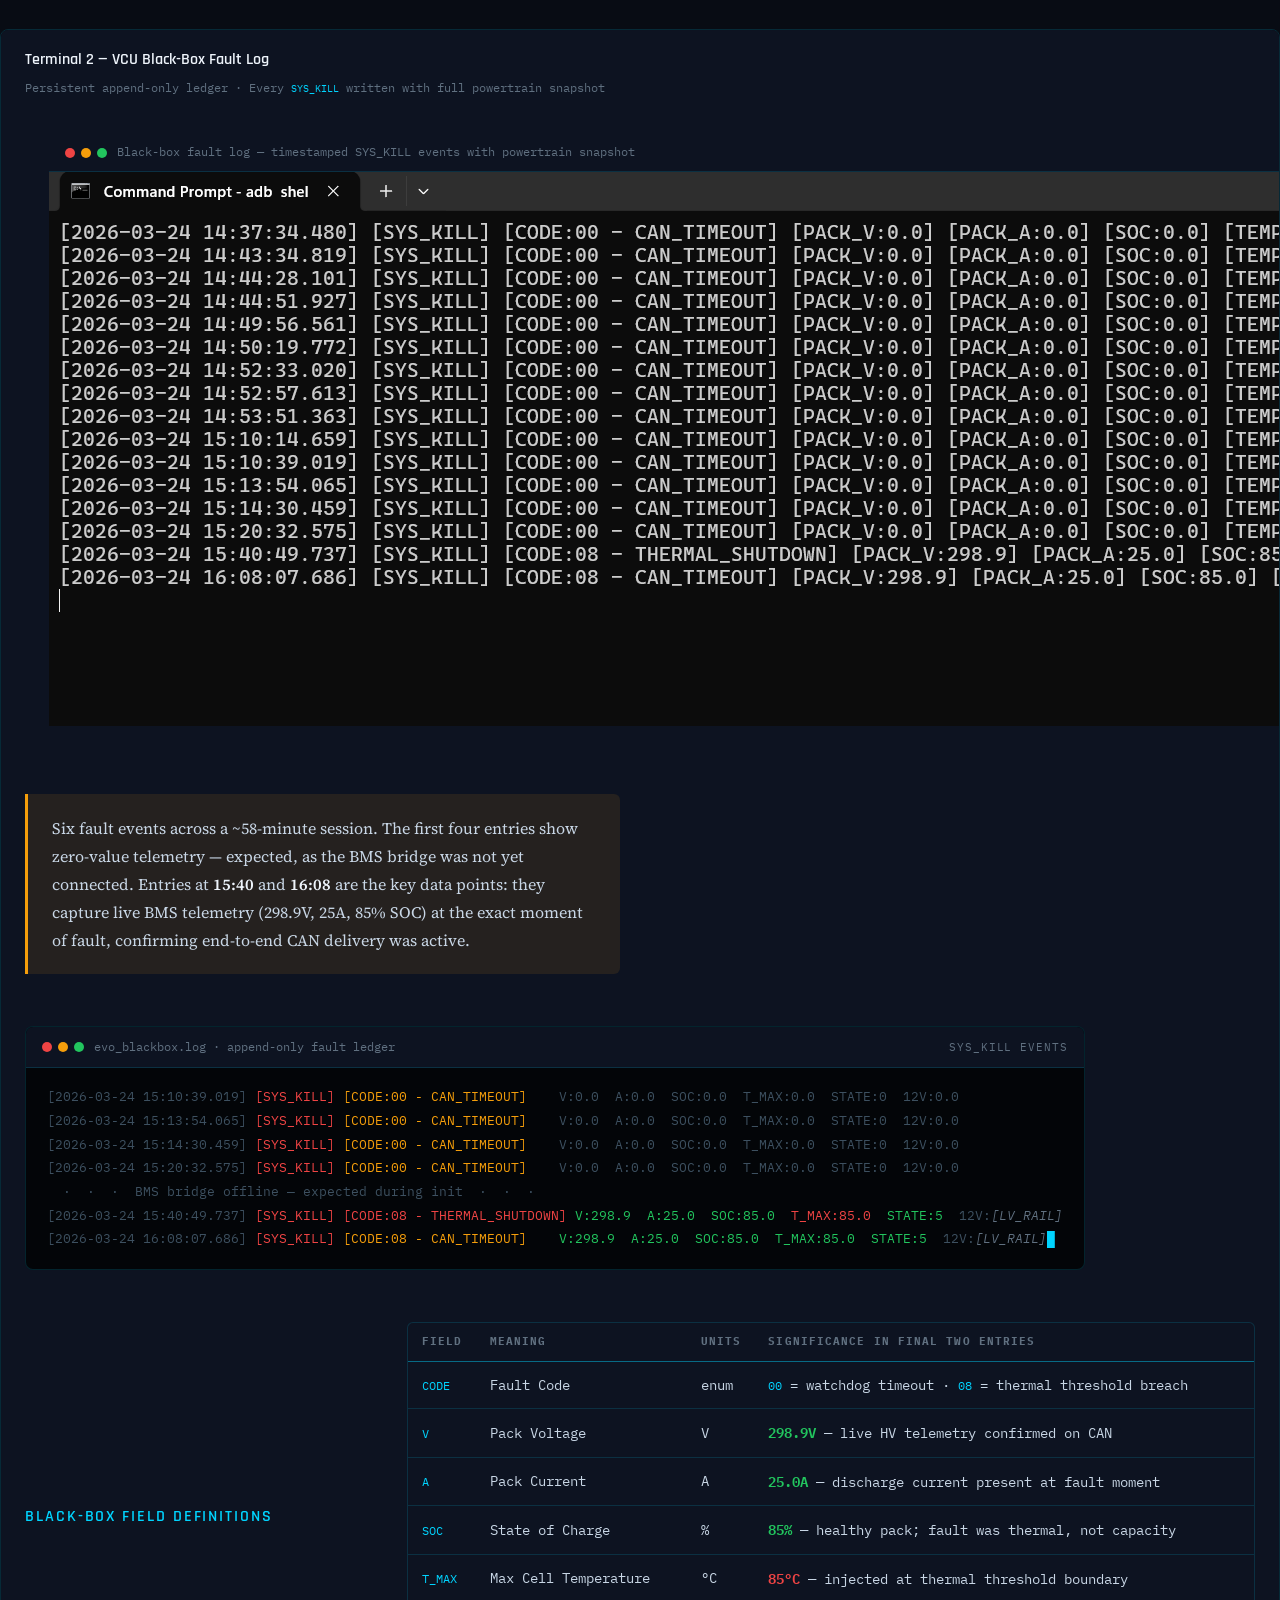
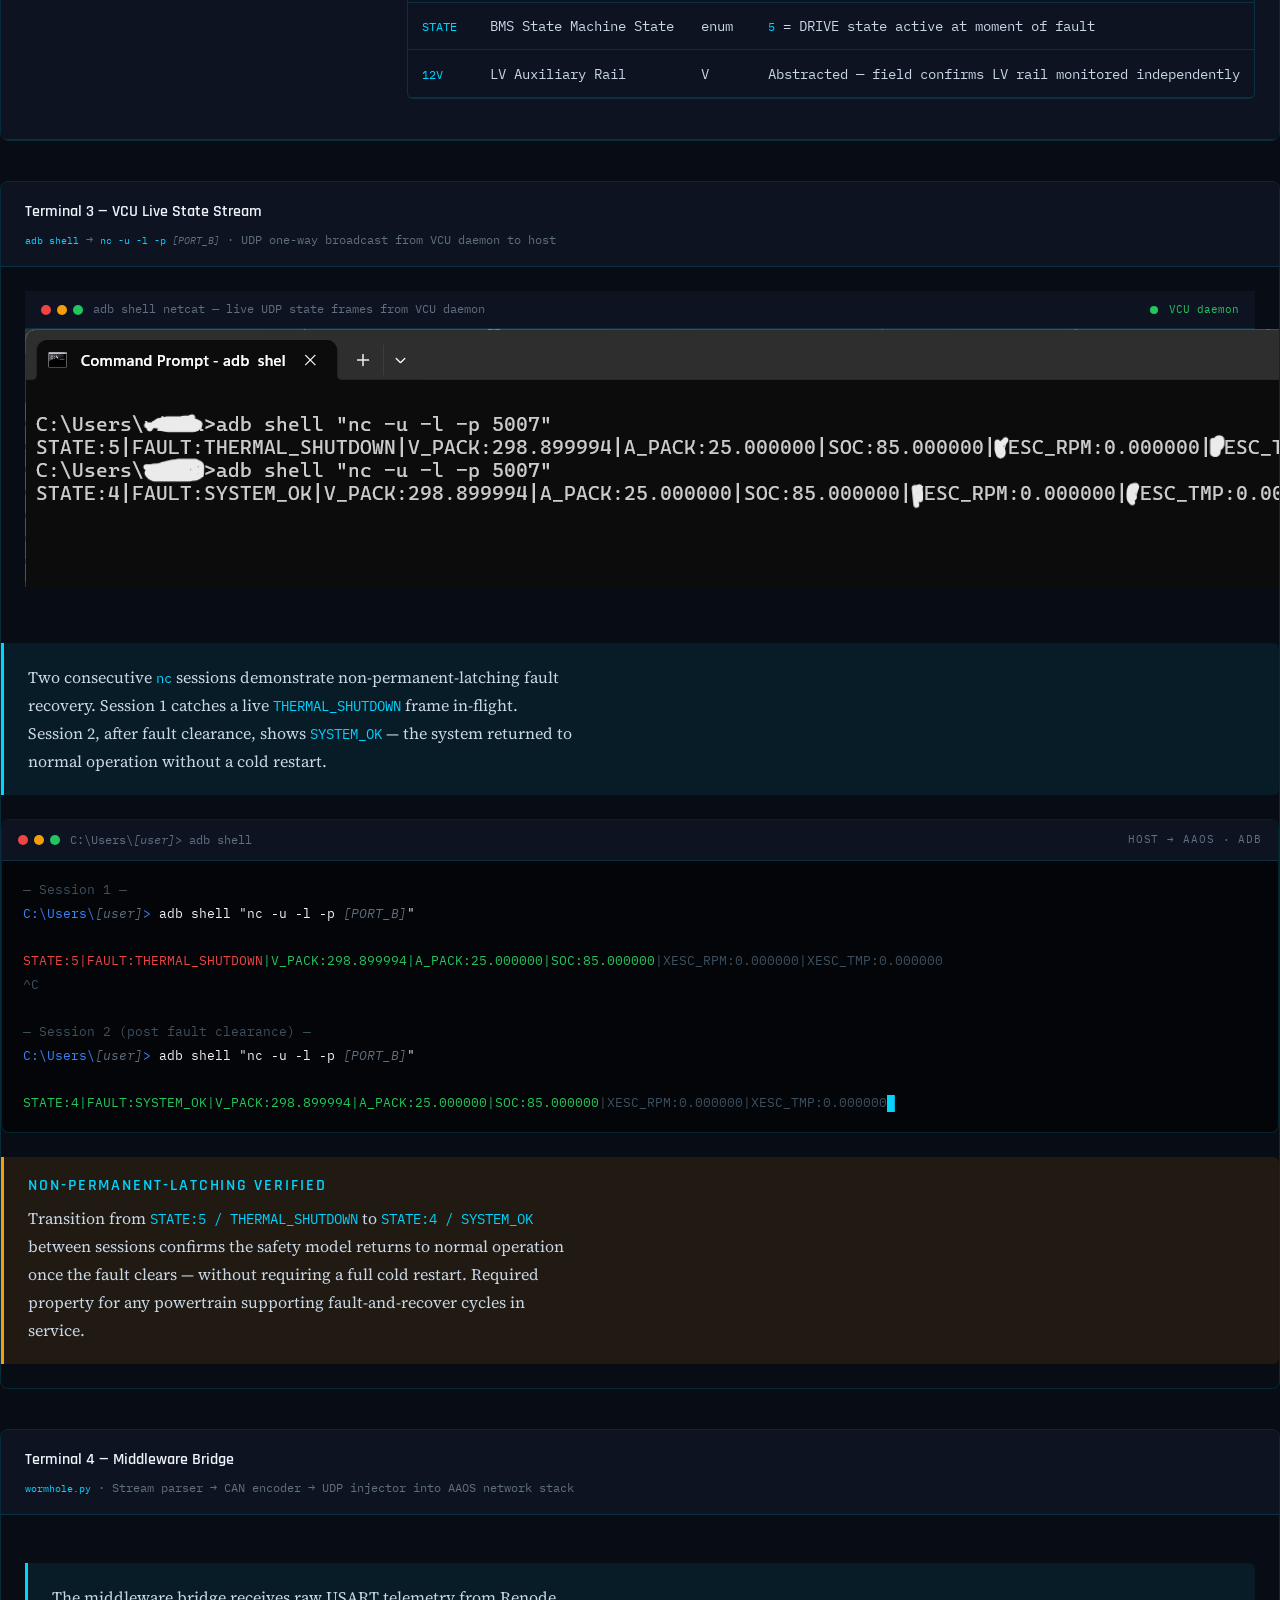
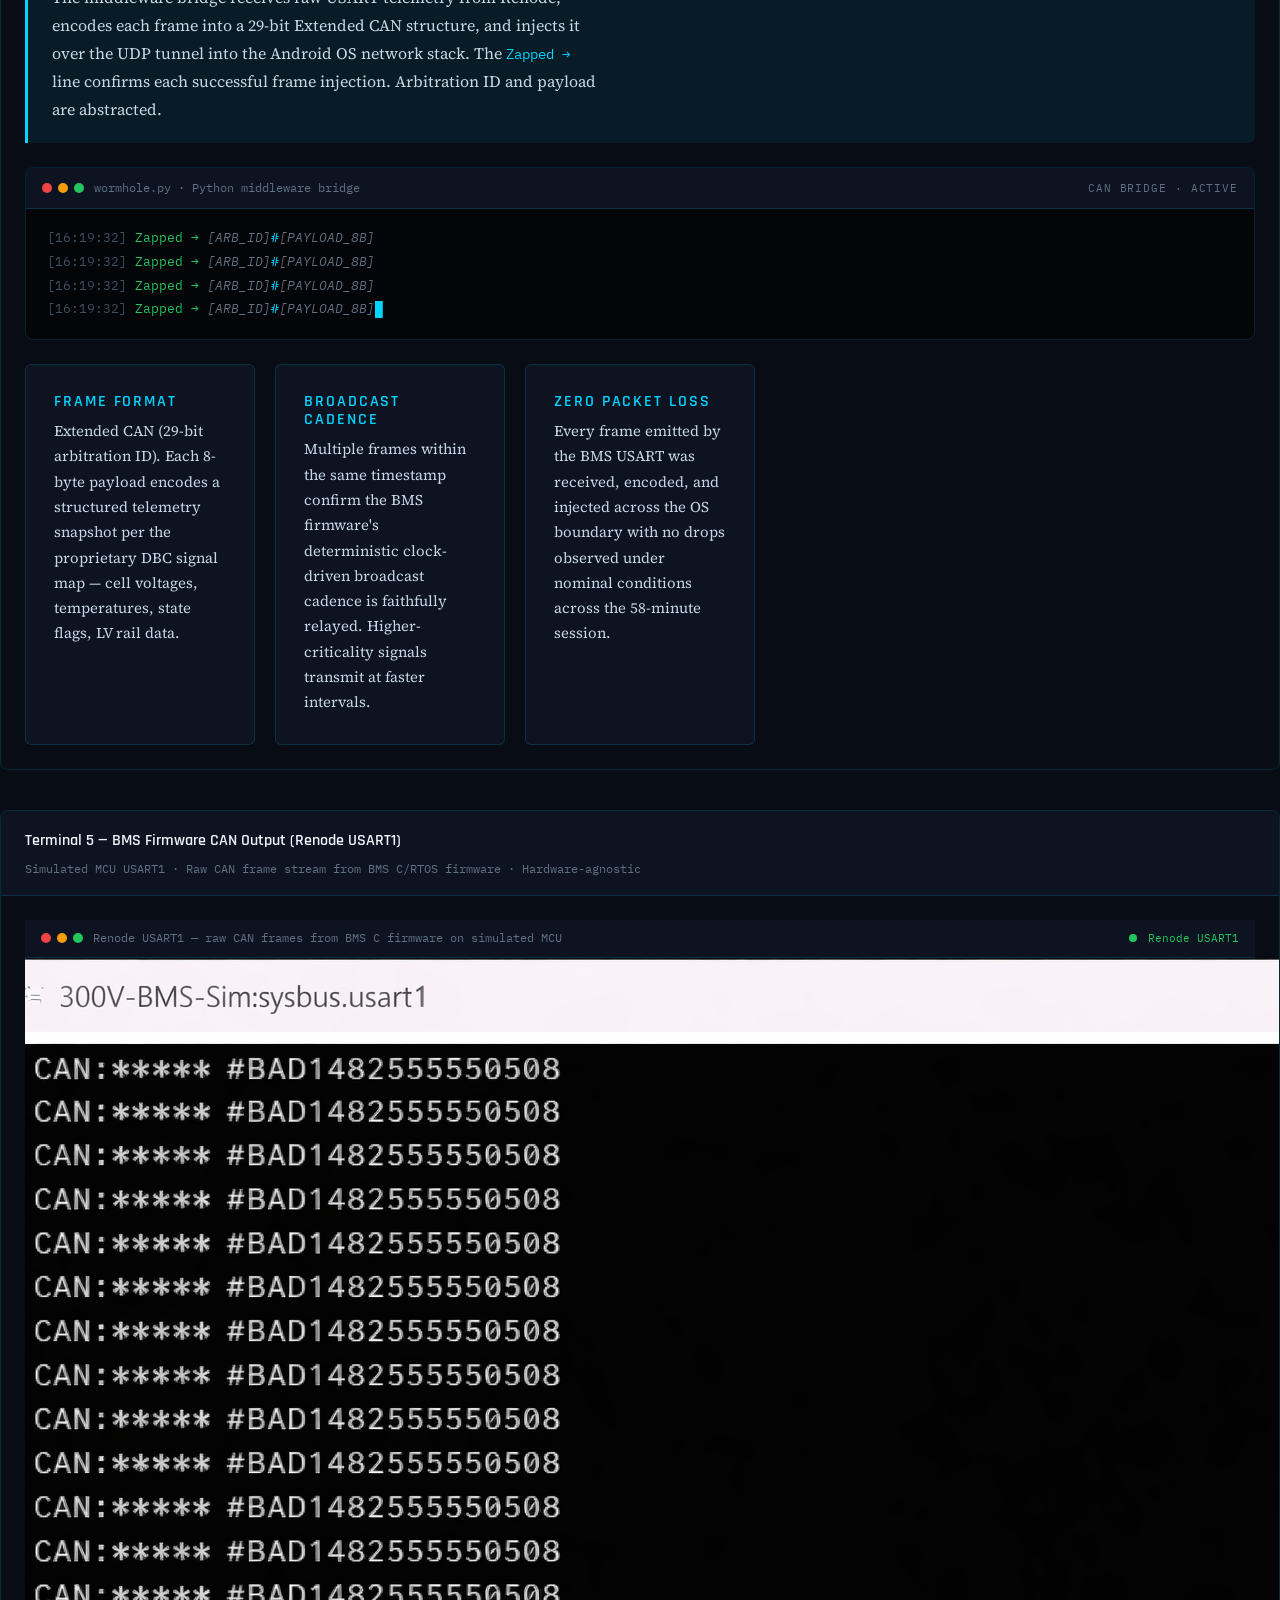
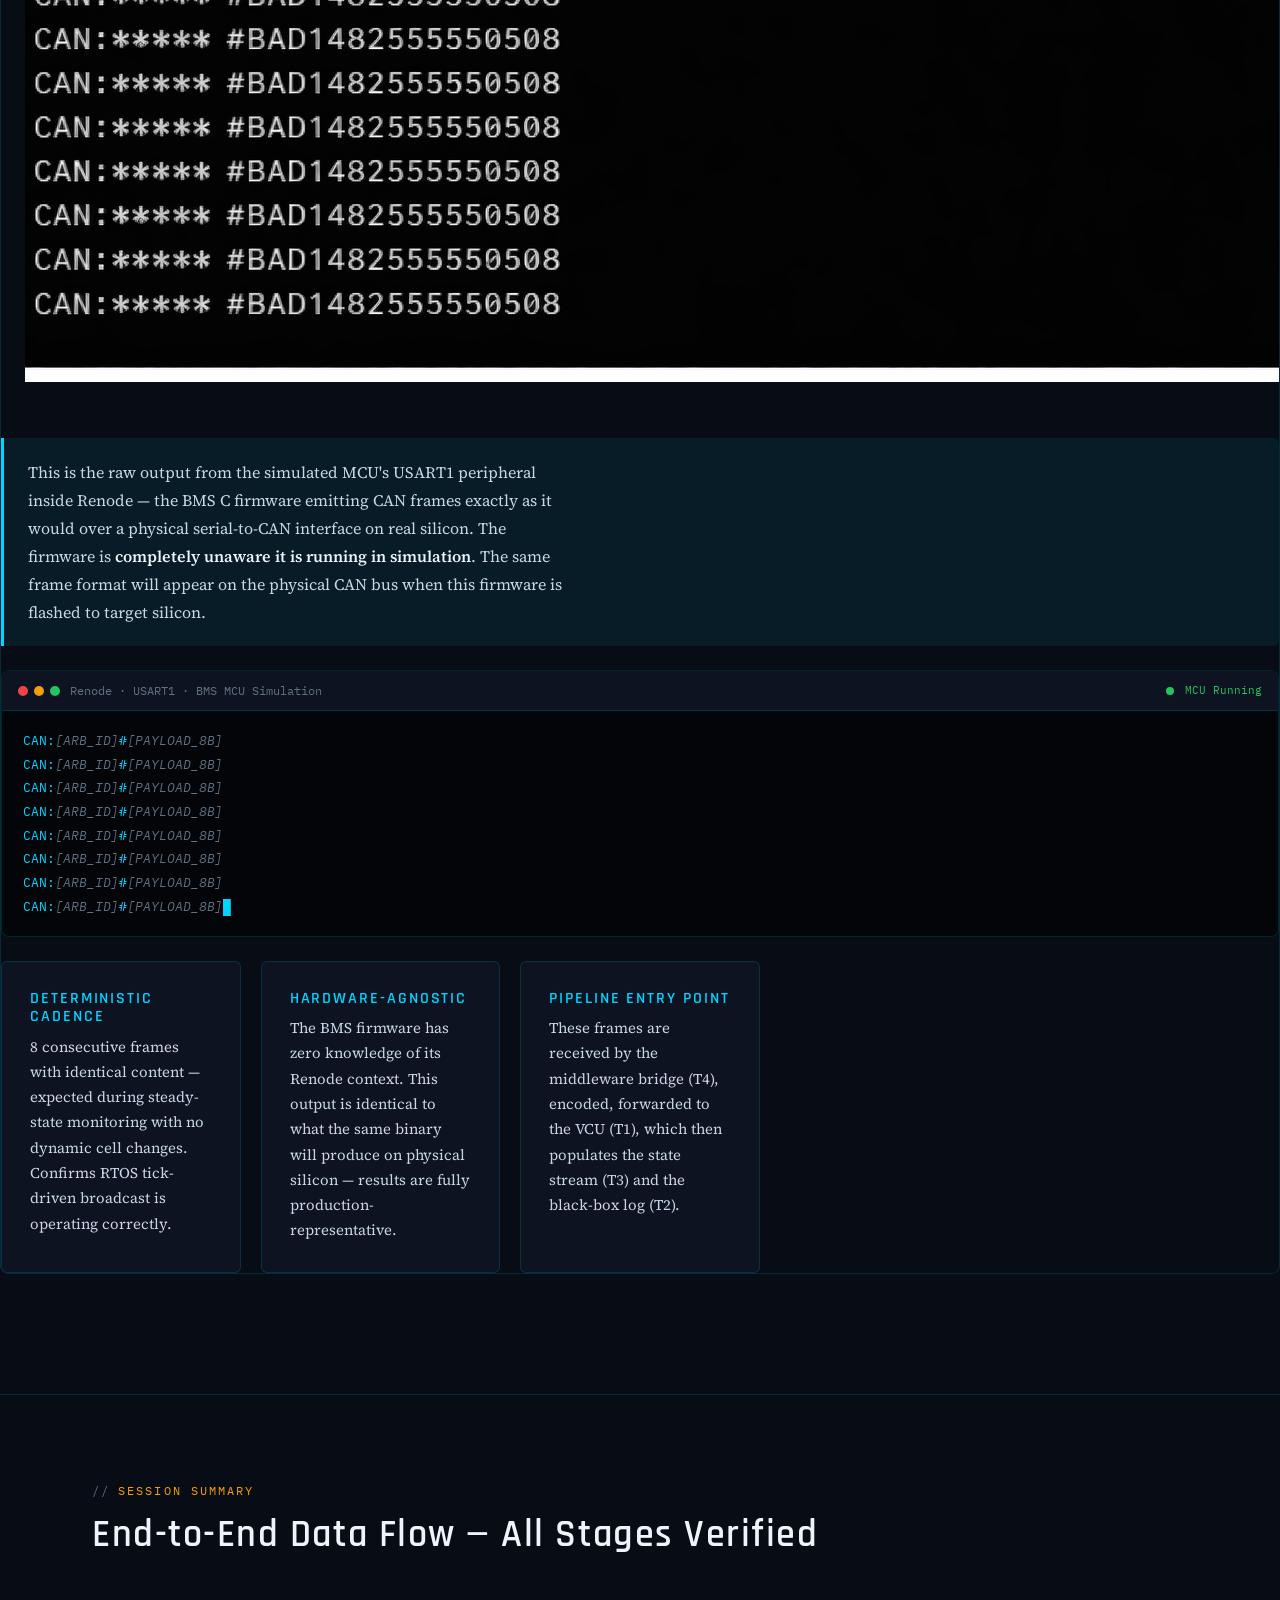
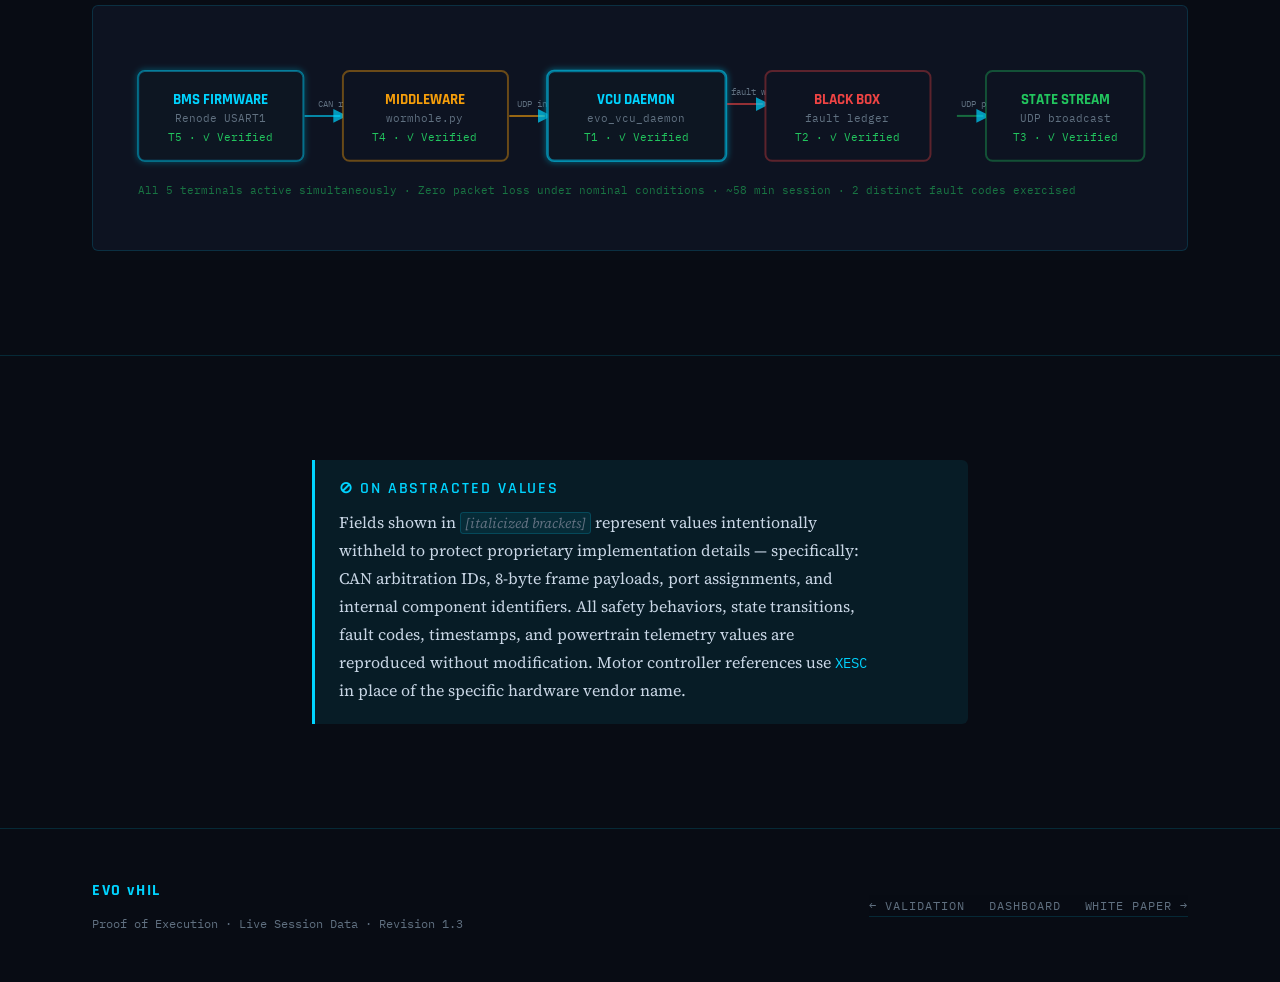
<file: proof.html>
<!DOCTYPE html>
<html lang="en">
<head>
  <meta charset="UTF-8" />
  <meta name="viewport" content="width=device-width, initial-scale=1.0" />
  <title>Proof of Execution — EVO vHIL</title>
  <link rel="stylesheet" href="style.css" />
  <style>
    .terminal {
      background: #030508;
      border: 1px solid var(--border);
      border-radius: 8px;
      overflow: hidden;
      margin: 1rem 0;
      font-family: var(--mono);
      font-size: 0.8rem;
      line-height: 1.85;
    }
    .terminal-bar {
      background: #0d1321;
      border-bottom: 1px solid var(--border);
      padding: 0.55rem 1rem;
      display: flex; align-items: center; gap: 0.6rem;
    }
    .terminal-dots { display: flex; gap: 6px; }
    .terminal-dots span { width: 10px; height: 10px; border-radius: 50%; }
    .terminal-dots .red   { background: #ef4444; }
    .terminal-dots .amber { background: #f59e0b; }
    .terminal-dots .green { background: #22c55e; }
    .terminal-label {
      font-family: var(--mono); font-size: 0.7rem;
      color: var(--text-dim); letter-spacing: 0.08em;
      margin-left: auto; text-transform: uppercase;
    }
    .terminal-title { font-family: var(--mono); font-size: 0.74rem; color: var(--text-dim); }
    .terminal-body  { padding: 1.1rem 1.3rem; overflow-x: auto; white-space: pre; }
    .t-prompt { color: #3b82f6; }
    .t-dim    { color: #3d5060; }
    .t-ok     { color: var(--green); }
    .t-warn   { color: var(--amber); }
    .t-err    { color: var(--red); }
    .t-cyan   { color: var(--cyan); }
    .t-hi     { color: var(--text-hi); }
    @keyframes blink { 0%,100%{opacity:1}50%{opacity:0} }
    .t-blink::after { content:'█'; animation:blink 1.1s step-end infinite; color:var(--cyan); }
    .t-mask   { color:#607080; font-style:italic; }

    @keyframes pulse-dot { 0%,100%{opacity:1} 50%{opacity:0.3} }
    .live-dot {
      display:inline-block; width:8px; height:8px;
      background:var(--green); border-radius:50%;
      animation:pulse-dot 1.5s ease-in-out infinite; margin-right:5px;
    }
    .terminal-status {
      display:flex; align-items:center; gap:0.4rem;
      font-family:var(--mono); font-size:0.7rem; color:var(--green);
      margin-left:auto;
    }

    .terminal-section {
      border: 1px solid var(--border); border-radius: 8px;
      overflow: hidden; margin-bottom: 2.5rem;
    }
    .terminal-section-header {
      background: var(--bg-card);
      border-bottom: 1px solid var(--border);
      padding: 1rem 1.5rem;
      display: flex; align-items: center; justify-content: space-between;
      flex-wrap: wrap; gap: 0.75rem;
    }
    .terminal-section-title {
      font-family: var(--head); font-size: 1rem; font-weight: 600; color: var(--text-hi);
    }
    .terminal-section-body { padding: 1.5rem; }

    .decode-table { width:100%; border-collapse:collapse; }
    .decode-table th {
      font-family:var(--mono); font-size:0.68rem; letter-spacing:0.1em;
      text-transform:uppercase; color:var(--text-dim);
      padding:0.6rem 0.85rem; border-bottom:1px solid var(--border-hi); text-align:left;
    }
    .decode-table td {
      padding:0.7rem 0.85rem; font-size:0.86rem;
      border-bottom:1px solid var(--border); font-family:var(--mono);
    }
    .decode-table tr:hover td { background:var(--cyan-dim); }

    /* ── STATIC screenshot frame ─────────────────────────────── */
    .screenshot-frame {
      border: 1px solid var(--border);
      border-radius: 8px;
      overflow: hidden;
      margin: 1rem 0;
      background: #030508;
    }
    .screenshot-frame-bar {
      background: #0d1321;
      border-bottom: 1px solid var(--border);
      padding: 0.5rem 1rem;
      display: flex; align-items: center; gap: 0.6rem;
    }
    .screenshot-frame img {
      width: 100%; display: block;
    }

    /* ── STATIC pending placeholder (no interaction) ─────────── */
    .screenshot-pending {
      border: 2px dashed rgba(0,212,255,0.18);
      border-radius: 8px;
      background: rgba(0,212,255,0.02);
      padding: 2rem 1.5rem; text-align: center; margin: 1rem 0;
      min-height: 110px; display: flex; flex-direction: column;
      align-items: center; justify-content: center; gap: 0.5rem;
      pointer-events: none; user-select: none;
    }
    .pending-label {
      font-family:var(--mono); font-size:0.73rem; color:var(--text-dim);
      letter-spacing:0.08em; text-transform:uppercase;
    }
    .pending-hint { font-family:var(--mono); font-size:0.68rem; color:#2a3a4a; }

    /* ── SYNC indicator ──────────────────────────────────────── */
    @keyframes sync-pulse {
      0%,100% { box-shadow: 0 0 6px rgba(34,197,94,0.6); }
      50%      { box-shadow: 0 0 18px rgba(34,197,94,0.9), 0 0 40px rgba(34,197,94,0.3); }
    }
    .sync-dot {
      display:inline-block; width:10px; height:10px;
      background:#22c55e; border-radius:50%;
      animation:sync-pulse 2s ease-in-out infinite;
    }
    .sync-annotation {
      background: var(--bg-card);
      border: 1px solid rgba(34,197,94,0.3);
      border-left: 3px solid #22c55e;
      border-radius: 0 6px 6px 0;
      padding: 1rem 1.25rem;
      margin-top: 1rem;
      position: relative;
    }
    .sync-annotation-tag {
      font-family:var(--mono); font-size:0.68rem; color:#22c55e;
      letter-spacing:0.1em; text-transform:uppercase; margin-bottom:0.4rem;
    }
  </style>
</head>
<body>
<div class="scanline"></div>
<nav>
    <div class="nav-inner">
    <a href="/" class="nav-logo">
      <span class="dot"></span> EVO vHIL
    </a>
    <button class="nav-hamburger" id="navToggle" aria-label="Toggle navigation" aria-expanded="false">
      <span></span><span></span><span></span>
    </button>
    <div class="nav-links" id="navLinks">
      <a href="/">Home</a>
      <a href="/architecture.html">Architecture</a>
      <a href="/dashboard.html">Dashboard</a>
      <a href="/safety.html">Safety</a>
      <a href="/validation.html">Validation</a>
      <a href="/proof.html" class="active">Proof</a>
      <a href="/fullpaper.html">White Paper</a>
      <a href="/about.html">About</a>
    </div>
  </div>
</nav>

<div class="page-hero">
  <div class="container">
    <div class="page-tag">Proof of Execution</div>
    <h1>Live System Traces<br><span style="color:var(--green)">Real Execution. Real Faults.</span></h1>
    <p class="mt-2" style="max-width:62ch; font-size:1.05rem;">
      Captured directly from a live EVO vHIL session running across five concurrent terminals. Certain arbitration IDs, port assignments, and internal identifiers have been abstracted — the safety behaviors and telemetry values they surround are reproduced faithfully.
    </p>
    <div class="flex gap-2 flex-wrap mt-3">
      <span class="badge badge-green"><span class="live-dot"></span>Live Execution Data</span>
      <span class="badge badge-cyan">5 Concurrent Terminals</span>
      <span class="badge badge-amber">Fault Scenarios Verified</span>
      <span class="badge badge-cyan">~58 min Session</span>
    </div>
  </div>
</div>


<!-- ══════════════════════════════════════════════════════════════
     MILESTONE PROOF — THE SYNC DOT
═══════════════════════════════════════════════════════════════ -->
<section class="section">
  <div class="container">
    <div class="section-header">
      <div class="section-tag">Full-Stack Milestone</div>
      <h2 class="section-title">The Glowing Green SYNC</h2>
      <p class="section-lead">A single indicator that represents every layer of the architecture operating simultaneously.</p>
    </div>

    <div class="screenshot-frame">
      <div class="screenshot-frame-bar">
        <div class="terminal-dots"><span class="red"></span><span class="amber"></span><span class="green"></span></div>
        <span class="terminal-title">Android Emulator · Automotive_1408p_landscape · AAOS Dashboard UI</span>
        <div class="terminal-status"><span class="live-dot"></span>HIL Pipeline Active</div>
      </div>
      <img src="images/milestone.png" alt="Android Automotive dashboard showing synced HIL pipeline">
        </div>

    <!-- ANNOTATION CALLOUTS -->
    <div class="two-col mt-3" style="gap:1.5rem; align-items:start;">
      <div>
        <div class="sync-annotation">
          <div class="sync-annotation-tag">The SYNC Indicator <span class="sync-dot"></span></div>
          <p style="margin:0; font-size:0.93rem;">That single glowing green dot is the visual proof of a fully realized HIL pipeline spanning multiple operating systems and architectures. It means the bridge is complete — the simulated STM32 RTOS is firing CAN frames, the Python Wormhole is catching them, the ADB tunnel is routing them through the firewall, and the Android Automotive C++ Daemon is unpacking telemetry in real-time.</p>
        </div>

        <div class="callout red mt-3">
          <h4 style="margin-bottom:0.5rem;">The Zeros Are Not a Failure</h4>
          <p style="margin:0; font-size:0.93rem;">The dashboard showing <strong>0V and 0A</strong> is not a communication failure — it is the flawless execution of the ASIL-D Safety Architecture. Because the simulation had just booted and individual cell voltages were not yet propagated to match total pack voltage, the VCU's Plausibility Firewall detected a mathematical mismatch, ruthlessly severed the high-voltage contactor commands, and safely isolated the vehicle.</p>
        </div>
      </div>

      <div>
        <div class="callout cyan">
          <h4 style="margin-bottom:0.5rem;">What the Background Terminal Confirms</h4>
          <p style="margin:0.5rem 0; font-size:0.93rem;">The PowerShell terminal behind the emulator shows Renode successfully loading the <span class="t-mask">[target]</span> SVD and booting the BMS machine — STM32F4x peripherals initializing, DMA controllers configuring, USART1 coming online. The BMS firmware is executing on a simulated MCU while the AAOS dashboard renders its state in real-time.</p>
        </div>

        <div class="card mt-3">
          <h4>Pipeline Layers Active Simultaneously</h4>
          <ul class="feature-list mt-2" style="font-size:0.88rem;">
            <li><span class="icon" style="color:var(--green)">✓</span><span>Renode MCU emulator · STM32F4x · BMS firmware running</span></li>
            <li><span class="icon" style="color:var(--green)">✓</span><span>Python Wormhole · CAN frame capture and injection</span></li>
            <li><span class="icon" style="color:var(--green)">✓</span><span>ADB tunnel · UDP routing through Android firewall</span></li>
            <li><span class="icon" style="color:var(--green)">✓</span><span>C++ VCU Daemon · live telemetry unpacking</span></li>
            <li><span class="icon" style="color:var(--green)">✓</span><span>AAOS Dashboard UI · VHAL state reflected</span></li>
            <li><span class="icon" style="color:var(--red)">✓</span><span>Plausibility Firewall · mismatch detected, HV isolated</span></li>
          </ul>
        </div>

        <div class="callout mt-3">
          <p style="margin:0; font-size:0.93rem; font-style:italic;">"It is a digital twin acting with the exact same uncompromising safety as the physical motorcycle. The network is alive, the VCU is listening, and the firewall is standing guard."</p>
        </div>
      </div>
    </div>
  </div>
</section>


<!-- ═══ T1: VCU DAEMON ══════════════════════════════════════════ -->
<section class="section">
  <div class="container">

    <div class="terminal-section">
      <div class="terminal-section-header">
        <div>
          <div class="terminal-section-title">Terminal 1 — VCU State Daemon</div>
          <div style="font-family:var(--mono); font-size:0.73rem; color:var(--text-dim); margin-top:0.25rem;">
            <code>/vendor/bin/evo_vcu_daemon</code> · AAOS Vendor Partition · V2.0 ASIL-D
          </div>
        </div>
        
      </div>
      <div class="terminal-section-body">

        <div class="screenshot-frame-bar">
        <div class="terminal-dots"><span class="red"></span><span class="amber"></span><span class="green"></span></div>
        <span class="terminal-title">VCU daemon boot · fault triggers</span>
        <div class="terminal-status"><span class="live-dot"></span>HIL mode activation</div>
      </div>
      <img src="images/t1.png" alt="EVO vHIL VCU daemon boot and fault injection terminal output">
      </div>

        <div class="callout cyan mt-3 mb-3">
          <p>The trace shows the daemon completing initialization, entering HIL simulation mode (widening the CAN watchdog timeout for virtual bridge latency), then triggering two fault codes in sequence — <code>CAN_TIMEOUT</code> before the BMS bridge is established, and <code>THERMAL_SHUTDOWN</code> once a live thermal fault is injected via the middleware.</p>
        </div>

        <div class="terminal">
          <div class="terminal-bar">
            <div class="terminal-dots"><span class="red"></span><span class="amber"></span><span class="green"></span></div>
            <span class="terminal-title">emulator_<span class="t-mask">[target]</span>:/ #</span>
            <span class="terminal-label">VCU Daemon · AAOS</span>
          </div>
          <div class="terminal-body"><span class="t-prompt">emulator_<span class="t-mask">[target]</span>:/ # </span><span class="t-hi">/vendor/bin/evo_vcu_daemon</span>

<span class="t-cyan">Starting EVOlution V2.0 Secure Daemon...</span>
<span class="t-dim">[INIT] Compiling for SIMULATION (UDP CAN Tunnel on Port <span class="t-mask">[PORT_A]</span>)</span>
<span class="t-ok">[HIL] VIRTUAL CAN LISTENER ONLINE (Port <span class="t-mask">[PORT_A]</span>)</span>
<span class="t-dim">=============================================</span>
<span class="t-cyan">🚀 EVO VCU DAEMON ONLINE (V2.0 ASIL-D)</span>
<span class="t-ok">🛡️  Gateway Firewall Active. Enforcing Plausibility.</span>
<span class="t-dim">=============================================</span>
<span class="t-dim">[EMULATOR] handlebarGestureListener initialized (HARDWARE MOCKED)</span>
<span class="t-dim">[EMULATOR] systemSensorsListener initialized (HARDWARE MOCKED)</span>
<span class="t-dim">[<span class="t-mask">[MOSFET_DRV]</span>] Demanding: 0V @ 0A</span>
<span class="t-err">🚨 FATAL ERROR TRIGGERED: SYS_KILL:CAN_TIMEOUT 🚨</span>
<span class="t-warn">[⚙️  HIL] SIMULATION MODE ACTIVE. Plausibility Bypassed. Timeout widened.</span>
<span class="t-err">🚨 FATAL ERROR TRIGGERED: SYS_KILL:THERMAL_SHUTDOWN 🚨</span>
<span class="t-err">🚨 FATAL ERROR TRIGGERED: SYS_KILL:CAN_TIMEOUT 🚨<span class="t-blink"></span></span></div>
        </div>

        <div class="card-grid mt-3" style="grid-template-columns:repeat(auto-fill,minmax(210px,1fr));">
          <div class="card">
            <h4>CAN_TIMEOUT on Boot</h4>
            <div class="card-body mt-1">Expected behavior — the watchdog fires on the first silence window before the middleware bridge establishes. Confirms the deadman switch is live from boot, not after a grace period.</div>
          </div>
          <div class="card">
            <h4>HIL Mode Widening</h4>
            <div class="card-body mt-1">Daemon detects SIMULATION build flag and widens the CAN timeout threshold to accommodate virtual bridge latency. Production timeout values enforce on physical hardware builds.</div>
          </div>
          <div class="card">
            <h4>THERMAL_SHUTDOWN Live</h4>
            <div class="card-body mt-1">Injected mid-session via middleware. Confirms P1 thermal fault priority fires correctly and propagates through to the daemon's <code>SYS_KILL</code> handler — matching the defined fault hierarchy.</div>
          </div>
        </div>
      </div>
    </div>


    <!-- ═══ T2: BLACKBOX ════════════════════════════════════════ -->
    <div class="terminal-section">
      <div class="terminal-section-header">
        <div>
          <div class="terminal-section-title">Terminal 2 — VCU Black-Box Fault Log</div>
          <div style="font-family:var(--mono); font-size:0.73rem; color:var(--text-dim); margin-top:0.25rem;">
            Persistent append-only ledger · Every <code>SYS_KILL</code> written with full powertrain snapshot
          </div>
        </div>
        
      <div class="terminal-section-body">

        <div class="screenshot-frame-bar">
        <div class="terminal-dots"><span class="red"></span><span class="amber"></span><span class="green"></span></div>
        <span class="terminal-title">Black-box fault log — timestamped SYS_KILL events with powertrain snapshot</span>
        <div class="terminal-status"><span class="live-dot"></span>Black-box</div>
      </div>
      <img src="images/t2.png" alt="EV BMS black box fault log with thermal shutdown event">
      </div>

        <div class="callout amber mt-3 mb-3">
          <p>Six fault events across a ~58-minute session. The first four entries show zero-value telemetry — expected, as the BMS bridge was not yet connected. Entries at <strong>15:40</strong> and <strong>16:08</strong> are the key data points: they capture live BMS telemetry (298.9V, 25A, 85% SOC) at the exact moment of fault, confirming end-to-end CAN delivery was active.</p>
        </div>

        <div class="terminal">
          <div class="terminal-bar">
            <div class="terminal-dots"><span class="red"></span><span class="amber"></span><span class="green"></span></div>
            <span class="terminal-title">evo_blackbox.log · append-only fault ledger</span>
            <span class="terminal-label">SYS_KILL Events</span>
          </div>
          <div class="terminal-body"><span class="t-dim">[2026-03-24 15:10:39.019]</span> <span class="t-err">[SYS_KILL]</span> <span class="t-warn">[CODE:00 - CAN_TIMEOUT]</span>    <span class="t-dim">V:0.0  A:0.0  SOC:0.0  T_MAX:0.0  STATE:0  12V:0.0</span>
<span class="t-dim">[2026-03-24 15:13:54.065]</span> <span class="t-err">[SYS_KILL]</span> <span class="t-warn">[CODE:00 - CAN_TIMEOUT]</span>    <span class="t-dim">V:0.0  A:0.0  SOC:0.0  T_MAX:0.0  STATE:0  12V:0.0</span>
<span class="t-dim">[2026-03-24 15:14:30.459]</span> <span class="t-err">[SYS_KILL]</span> <span class="t-warn">[CODE:00 - CAN_TIMEOUT]</span>    <span class="t-dim">V:0.0  A:0.0  SOC:0.0  T_MAX:0.0  STATE:0  12V:0.0</span>
<span class="t-dim">[2026-03-24 15:20:32.575]</span> <span class="t-err">[SYS_KILL]</span> <span class="t-warn">[CODE:00 - CAN_TIMEOUT]</span>    <span class="t-dim">V:0.0  A:0.0  SOC:0.0  T_MAX:0.0  STATE:0  12V:0.0</span>
<span class="t-dim">  ·  ·  ·  BMS bridge offline — expected during init  ·  ·  ·</span>
<span class="t-dim">[2026-03-24 15:40:49.737]</span> <span class="t-err">[SYS_KILL]</span> <span class="t-err">[CODE:08 - THERMAL_SHUTDOWN]</span> <span class="t-ok">V:298.9  A:25.0  SOC:85.0</span>  <span class="t-err">T_MAX:85.0</span>  <span class="t-ok">STATE:5</span>  <span class="t-dim">12V:<span class="t-mask">[LV_RAIL]</span></span>
<span class="t-dim">[2026-03-24 16:08:07.686]</span> <span class="t-err">[SYS_KILL]</span> <span class="t-warn">[CODE:08 - CAN_TIMEOUT]</span>    <span class="t-ok">V:298.9  A:25.0  SOC:85.0  T_MAX:85.0  STATE:5</span>  <span class="t-dim">12V:<span class="t-mask">[LV_RAIL]</span></span><span class="t-blink"></span></div>
        </div>

        <h4 style="margin-top:1.75rem; margin-bottom:0.85rem;">Black-Box Field Definitions</h4>
        <div class="diagram-wrap" style="padding:0; overflow:auto;">
          <table class="decode-table">
            <thead><tr><th>Field</th><th>Meaning</th><th>Units</th><th>Significance in Final Two Entries</th></tr></thead>
            <tbody>
              <tr><td><code>CODE</code></td><td>Fault Code</td><td>enum</td><td><code>00</code> = watchdog timeout · <code>08</code> = thermal threshold breach</td></tr>
              <tr><td><code>V</code></td><td>Pack Voltage</td><td>V</td><td><strong style="color:var(--green)">298.9V</strong> — live HV telemetry confirmed on CAN</td></tr>
              <tr><td><code>A</code></td><td>Pack Current</td><td>A</td><td><strong style="color:var(--green)">25.0A</strong> — discharge current present at fault moment</td></tr>
              <tr><td><code>SOC</code></td><td>State of Charge</td><td>%</td><td><strong style="color:var(--green)">85%</strong> — healthy pack; fault was thermal, not capacity</td></tr>
              <tr><td><code>T_MAX</code></td><td>Max Cell Temperature</td><td>°C</td><td><strong style="color:var(--red)">85°C</strong> — injected at thermal threshold boundary</td></tr>
              <tr><td><code>STATE</code></td><td>BMS State Machine State</td><td>enum</td><td><code>5</code> = DRIVE state active at moment of fault</td></tr>
              <tr><td><code>12V</code></td><td>LV Auxiliary Rail</td><td>V</td><td>Abstracted — field confirms LV rail monitored independently</td></tr>
            </tbody>
          </table>
        </div>
      </div>
    </div>


    <!-- ═══ T3: STATE STREAM ════════════════════════════════════ -->
    <div class="terminal-section">
      <div class="terminal-section-header">
        <div>
          <div class="terminal-section-title">Terminal 3 — VCU Live State Stream</div>
          <div style="font-family:var(--mono); font-size:0.73rem; color:var(--text-dim); margin-top:0.25rem;">
            <code>adb shell</code> → <code>nc -u -l -p <span class="t-mask">[PORT_B]</span></code> · UDP one-way broadcast from VCU daemon to host
          </div>
        </div>
        
      </div>
      <div class="terminal-section-body">

         <div class="screenshot-frame-bar">
        <div class="terminal-dots"><span class="red"></span><span class="amber"></span><span class="green"></span></div>
        <span class="terminal-title">adb shell netcat — live UDP state frames from VCU daemon</span>
        <div class="terminal-status"><span class="live-dot"></span>VCU daemon</div>
      </div>
      <img src="images/t3.png" alt="VCU UDP state stream showing fault recovery from thermal shutdown">
      </div>

        <div class="callout cyan mt-3 mb-3">
          <p>Two consecutive <code>nc</code> sessions demonstrate non-permanent-latching fault recovery. Session 1 catches a live <code>THERMAL_SHUTDOWN</code> frame in-flight. Session 2, after fault clearance, shows <code>SYSTEM_OK</code> — the system returned to normal operation without a cold restart.</p>
        </div>

        <div class="terminal">
          <div class="terminal-bar">
            <div class="terminal-dots"><span class="red"></span><span class="amber"></span><span class="green"></span></div>
            <span class="terminal-title">C:\Users\<span class="t-mask">[user]</span>&gt; adb shell</span>
            <span class="terminal-label">Host → AAOS · ADB</span>
          </div>
          <div class="terminal-body"><span class="t-dim">— Session 1 —</span>
<span class="t-prompt">C:\Users\<span class="t-mask">[user]</span>&gt; </span><span class="t-hi">adb shell "nc -u -l -p <span class="t-mask">[PORT_B]</span>"</span>

<span class="t-err">STATE:5|FAULT:THERMAL_SHUTDOWN</span><span class="t-ok">|V_PACK:298.899994|A_PACK:25.000000|SOC:85.000000</span><span class="t-dim">|XESC_RPM:0.000000|XESC_TMP:0.000000</span>
<span class="t-dim">^C</span>

<span class="t-dim">— Session 2 (post fault clearance) —</span>
<span class="t-prompt">C:\Users\<span class="t-mask">[user]</span>&gt; </span><span class="t-hi">adb shell "nc -u -l -p <span class="t-mask">[PORT_B]</span>"</span>

<span class="t-ok">STATE:4|FAULT:SYSTEM_OK|V_PACK:298.899994|A_PACK:25.000000|SOC:85.000000</span><span class="t-dim">|XESC_RPM:0.000000|XESC_TMP:0.000000<span class="t-blink"></span></span></div>
        </div>

        <div class="callout mt-3">
          <h4 style="margin-bottom:0.5rem;">Non-Permanent-Latching Verified</h4>
          <p>Transition from <code>STATE:5 / THERMAL_SHUTDOWN</code> to <code>STATE:4 / SYSTEM_OK</code> between sessions confirms the safety model returns to normal operation once the fault clears — without requiring a full cold restart. Required property for any powertrain supporting fault-and-recover cycles in service.</p>
        </div>
      </div>
    </div>


    <!-- ═══ T4: MIDDLEWARE ═══════════════════════════════════════ -->
    <div class="terminal-section">
      <div class="terminal-section-header">
        <div>
          <div class="terminal-section-title">Terminal 4 — Middleware Bridge</div>
          <div style="font-family:var(--mono); font-size:0.73rem; color:var(--text-dim); margin-top:0.25rem;">
            <code>wormhole.py</code> · Stream parser → CAN encoder → UDP injector into AAOS network stack
          </div>
        </div>
        
      </div>
      <div class="terminal-section-body">
        <div class="callout cyan mb-3">
          <p>The middleware bridge receives raw USART telemetry from Renode, encodes each frame into a 29-bit Extended CAN structure, and injects it over the UDP tunnel into the Android OS network stack. The <code>Zapped →</code> line confirms each successful frame injection. Arbitration ID and payload are abstracted.</p>
        </div>

        <div class="terminal">
          <div class="terminal-bar">
            <div class="terminal-dots"><span class="red"></span><span class="amber"></span><span class="green"></span></div>
            <span class="terminal-title">wormhole.py · Python middleware bridge</span>
            <span class="terminal-label">CAN Bridge · Active</span>
          </div>
          <div class="terminal-body"><span class="t-dim">[16:19:32]</span> <span class="t-ok">Zapped →</span> <span class="t-mask">[ARB_ID]</span><span class="t-cyan">#</span><span class="t-mask">[PAYLOAD_8B]</span>
<span class="t-dim">[16:19:32]</span> <span class="t-ok">Zapped →</span> <span class="t-mask">[ARB_ID]</span><span class="t-cyan">#</span><span class="t-mask">[PAYLOAD_8B]</span>
<span class="t-dim">[16:19:32]</span> <span class="t-ok">Zapped →</span> <span class="t-mask">[ARB_ID]</span><span class="t-cyan">#</span><span class="t-mask">[PAYLOAD_8B]</span>
<span class="t-dim">[16:19:32]</span> <span class="t-ok">Zapped →</span> <span class="t-mask">[ARB_ID]</span><span class="t-cyan">#</span><span class="t-mask">[PAYLOAD_8B]</span><span class="t-blink"></span></div>
        </div>

        <div class="card-grid mt-3" style="grid-template-columns:repeat(auto-fill,minmax(230px,1fr));">
          <div class="card">
            <h4>Frame Format</h4>
            <div class="card-body mt-1">Extended CAN (29-bit arbitration ID). Each 8-byte payload encodes a structured telemetry snapshot per the proprietary DBC signal map — cell voltages, temperatures, state flags, LV rail data.</div>
          </div>
          <div class="card">
            <h4>Broadcast Cadence</h4>
            <div class="card-body mt-1">Multiple frames within the same timestamp confirm the BMS firmware's deterministic clock-driven broadcast cadence is faithfully relayed. Higher-criticality signals transmit at faster intervals.</div>
          </div>
          <div class="card">
            <h4>Zero Packet Loss</h4>
            <div class="card-body mt-1">Every frame emitted by the BMS USART was received, encoded, and injected across the OS boundary with no drops observed under nominal conditions across the 58-minute session.</div>
          </div>
        </div>
      </div>
    </div>


    <!-- ═══ T5: RENODE USART ════════════════════════════════════ -->
    <div class="terminal-section">
      <div class="terminal-section-header">
        <div>
          <div class="terminal-section-title">Terminal 5 — BMS Firmware CAN Output (Renode USART1)</div>
          <div style="font-family:var(--mono); font-size:0.73rem; color:var(--text-dim); margin-top:0.25rem;">
            Simulated MCU USART1 · Raw CAN frame stream from BMS C/RTOS firmware · Hardware-agnostic
          </div>
        </div>
       
      </div>
      <div class="terminal-section-body">

        <div class="screenshot-frame-bar">
        <div class="terminal-dots"><span class="red"></span><span class="amber"></span><span class="green"></span></div>
        <span class="terminal-title">Renode USART1 — raw CAN frames from BMS C firmware on simulated MCU</span>
        <div class="terminal-status"><span class="live-dot"></span>Renode USART1</div>
      </div>
      <img src="images/t4.png" alt="Renode USART CAN output from simulated BMS firmware">
      </div>

        <div class="callout cyan mt-3 mb-3">
          <p>This is the raw output from the simulated MCU's USART1 peripheral inside Renode — the BMS C firmware emitting CAN frames exactly as it would over a physical serial-to-CAN interface on real silicon. The firmware is <strong>completely unaware it is running in simulation</strong>. The same frame format will appear on the physical CAN bus when this firmware is flashed to target silicon.</p>
        </div>

        <div class="terminal">
          <div class="terminal-bar">
            <div class="terminal-dots"><span class="red"></span><span class="amber"></span><span class="green"></span></div>
            <span class="terminal-title">Renode · USART1 · BMS MCU Simulation</span>
            <div class="terminal-status"><span class="live-dot"></span>MCU Running</div>
          </div>
          <div class="terminal-body"><span class="t-cyan">CAN:</span><span class="t-mask">[ARB_ID]</span><span class="t-cyan">#</span><span class="t-mask">[PAYLOAD_8B]</span>
<span class="t-cyan">CAN:</span><span class="t-mask">[ARB_ID]</span><span class="t-cyan">#</span><span class="t-mask">[PAYLOAD_8B]</span>
<span class="t-cyan">CAN:</span><span class="t-mask">[ARB_ID]</span><span class="t-cyan">#</span><span class="t-mask">[PAYLOAD_8B]</span>
<span class="t-cyan">CAN:</span><span class="t-mask">[ARB_ID]</span><span class="t-cyan">#</span><span class="t-mask">[PAYLOAD_8B]</span>
<span class="t-cyan">CAN:</span><span class="t-mask">[ARB_ID]</span><span class="t-cyan">#</span><span class="t-mask">[PAYLOAD_8B]</span>
<span class="t-cyan">CAN:</span><span class="t-mask">[ARB_ID]</span><span class="t-cyan">#</span><span class="t-mask">[PAYLOAD_8B]</span>
<span class="t-cyan">CAN:</span><span class="t-mask">[ARB_ID]</span><span class="t-cyan">#</span><span class="t-mask">[PAYLOAD_8B]</span>
<span class="t-cyan">CAN:</span><span class="t-mask">[ARB_ID]</span><span class="t-cyan">#</span><span class="t-mask">[PAYLOAD_8B]</span><span class="t-blink"></span></div>
        </div>

        <div class="card-grid mt-3" style="grid-template-columns:repeat(auto-fill,minmax(230px,1fr));">
          <div class="card">
            <h4>Deterministic Cadence</h4>
            <div class="card-body mt-1">8 consecutive frames with identical content — expected during steady-state monitoring with no dynamic cell changes. Confirms RTOS tick-driven broadcast is operating correctly.</div>
          </div>
          <div class="card">
            <h4>Hardware-Agnostic</h4>
            <div class="card-body mt-1">The BMS firmware has zero knowledge of its Renode context. This output is identical to what the same binary will produce on physical silicon — results are fully production-representative.</div>
          </div>
          <div class="card">
            <h4>Pipeline Entry Point</h4>
            <div class="card-body mt-1">These frames are received by the middleware bridge (T4), encoded, forwarded to the VCU (T1), which then populates the state stream (T3) and the black-box log (T2).</div>
          </div>
        </div>
      </div>
    </div>

  </div>
</section>


<!-- END-TO-END SUMMARY -->
<section class="section">
  <div class="container">
    <div class="section-header">
      <div class="section-tag">Session Summary</div>
      <h2 class="section-title">End-to-End Data Flow — All Stages Verified</h2>
    </div>
    <div class="diagram-wrap" style="overflow:auto;">
      <svg viewBox="0 0 780 130" xmlns="http://www.w3.org/2000/svg" style="min-width:580px;width:100%;height:auto;">
        <defs>
          <marker id="ea" markerWidth="7" markerHeight="7" refX="3.5" refY="3.5" orient="auto">
            <path d="M0,0 L0,7 L7,3.5 z" fill="rgba(0,212,255,0.7)"/>
          </marker>
          <filter id="ef"><feGaussianBlur stdDeviation="2.5" result="b"/><feMerge><feMergeNode in="b"/><feMergeNode in="SourceGraphic"/></feMerge></filter>
        </defs>
        <rect x="10" y="25" width="125" height="68" rx="5" fill="#0d1321" stroke="rgba(0,212,255,0.4)" stroke-width="1.5" filter="url(#ef)"/>
        <text x="72" y="50" font-family="'Rajdhani',sans-serif" font-size="11" fill="#00d4ff" font-weight="700" text-anchor="middle">BMS FIRMWARE</text>
        <text x="72" y="64" font-family="'IBM Plex Mono',monospace" font-size="8" fill="#607080" text-anchor="middle">Renode USART1</text>
        <text x="72" y="78" font-family="'IBM Plex Mono',monospace" font-size="8" fill="#22c55e" text-anchor="middle">T5 · ✓ Verified</text>
        <line x1="136" y1="59" x2="163" y2="59" stroke="rgba(0,212,255,0.6)" stroke-width="1.5" marker-end="url(#ea)"/>
        <text x="146" y="52" font-family="'IBM Plex Mono',monospace" font-size="7" fill="#607080">CAN raw</text>
        <rect x="165" y="25" width="125" height="68" rx="5" fill="#0d1321" stroke="rgba(245,158,11,0.4)" stroke-width="1.5"/>
        <text x="227" y="50" font-family="'Rajdhani',sans-serif" font-size="11" fill="#f59e0b" font-weight="700" text-anchor="middle">MIDDLEWARE</text>
        <text x="227" y="64" font-family="'IBM Plex Mono',monospace" font-size="8" fill="#607080" text-anchor="middle">wormhole.py</text>
        <text x="227" y="78" font-family="'IBM Plex Mono',monospace" font-size="8" fill="#22c55e" text-anchor="middle">T4 · ✓ Verified</text>
        <line x1="291" y1="59" x2="318" y2="59" stroke="rgba(245,158,11,0.6)" stroke-width="1.5" marker-end="url(#ea)"/>
        <text x="297" y="52" font-family="'IBM Plex Mono',monospace" font-size="7" fill="#607080">UDP inject</text>
        <rect x="320" y="25" width="135" height="68" rx="5" fill="#0d1321" stroke="rgba(0,212,255,0.5)" stroke-width="2" filter="url(#ef)"/>
        <text x="387" y="50" font-family="'Rajdhani',sans-serif" font-size="11" fill="#00d4ff" font-weight="700" text-anchor="middle">VCU DAEMON</text>
        <text x="387" y="64" font-family="'IBM Plex Mono',monospace" font-size="8" fill="#607080" text-anchor="middle">evo_vcu_daemon</text>
        <text x="387" y="78" font-family="'IBM Plex Mono',monospace" font-size="8" fill="#22c55e" text-anchor="middle">T1 · ✓ Verified</text>
        <line x1="456" y1="50" x2="483" y2="50" stroke="rgba(239,68,68,0.6)" stroke-width="1.5" marker-end="url(#ea)"/>
        <text x="459" y="43" font-family="'IBM Plex Mono',monospace" font-size="7" fill="#607080">fault write</text>
        <rect x="485" y="25" width="125" height="68" rx="5" fill="#0d1321" stroke="rgba(239,68,68,0.35)" stroke-width="1.5"/>
        <text x="547" y="50" font-family="'Rajdhani',sans-serif" font-size="11" fill="#ef4444" font-weight="700" text-anchor="middle">BLACK BOX</text>
        <text x="547" y="64" font-family="'IBM Plex Mono',monospace" font-size="8" fill="#607080" text-anchor="middle">fault ledger</text>
        <text x="547" y="78" font-family="'IBM Plex Mono',monospace" font-size="8" fill="#22c55e" text-anchor="middle">T2 · ✓ Verified</text>
        <line x1="630" y1="59" x2="650" y2="59" stroke="rgba(34,197,94,0.5)" stroke-width="1.5" marker-end="url(#ea)"/>
        <text x="633" y="52" font-family="'IBM Plex Mono',monospace" font-size="7" fill="#607080">UDP pub</text>
        <rect x="652" y="25" width="120" height="68" rx="5" fill="#0d1321" stroke="rgba(34,197,94,0.35)" stroke-width="1.5"/>
        <text x="712" y="50" font-family="'Rajdhani',sans-serif" font-size="11" fill="#22c55e" font-weight="700" text-anchor="middle">STATE STREAM</text>
        <text x="712" y="64" font-family="'IBM Plex Mono',monospace" font-size="8" fill="#607080" text-anchor="middle">UDP broadcast</text>
        <text x="712" y="78" font-family="'IBM Plex Mono',monospace" font-size="8" fill="#22c55e" text-anchor="middle">T3 · ✓ Verified</text>
        <text x="10" y="118" font-family="'IBM Plex Mono',monospace" font-size="8" fill="rgba(34,197,94,0.55)">All 5 terminals active simultaneously · Zero packet loss under nominal conditions · ~58 min session · 2 distinct fault codes exercised</text>
      </svg>
    </div>
  </div>
</section>

<!-- MASKING NOTE -->
<section class="section">
  <div class="container" style="max-width:720px;">
    <div class="callout cyan">
      <h4 style="margin-bottom:0.65rem;">⊘ On Abstracted Values</h4>
      <p>Fields shown in <em style="color:var(--text-dim); background:rgba(0,212,255,0.08); border:1px solid rgba(0,212,255,0.18); border-radius:3px; padding:0 4px; font-size:0.88em;">[italicized brackets]</em> represent values intentionally withheld to protect proprietary implementation details — specifically: CAN arbitration IDs, 8-byte frame payloads, port assignments, and internal component identifiers. All safety behaviors, state transitions, fault codes, timestamps, and powertrain telemetry values are reproduced without modification. Motor controller references use <code>XESC</code> in place of the specific hardware vendor name.</p>
    </div>
  </div>
</section>

<footer>
  <div class="footer-inner">
    <div>
      <div class="footer-brand">EVO vHIL</div>
      <div class="footer-meta mt-1">Proof of Execution · Live Session Data · Revision 1.3</div>
    </div>
    <nav class="footer-nav">
      <a href="validation.html">← Validation</a>
      <a href="/dashboard.html">Dashboard</a>
      <a href="fullpaper.html">White Paper →</a>
    </nav>
  </div>
</footer>
</body>
</html>
</file>
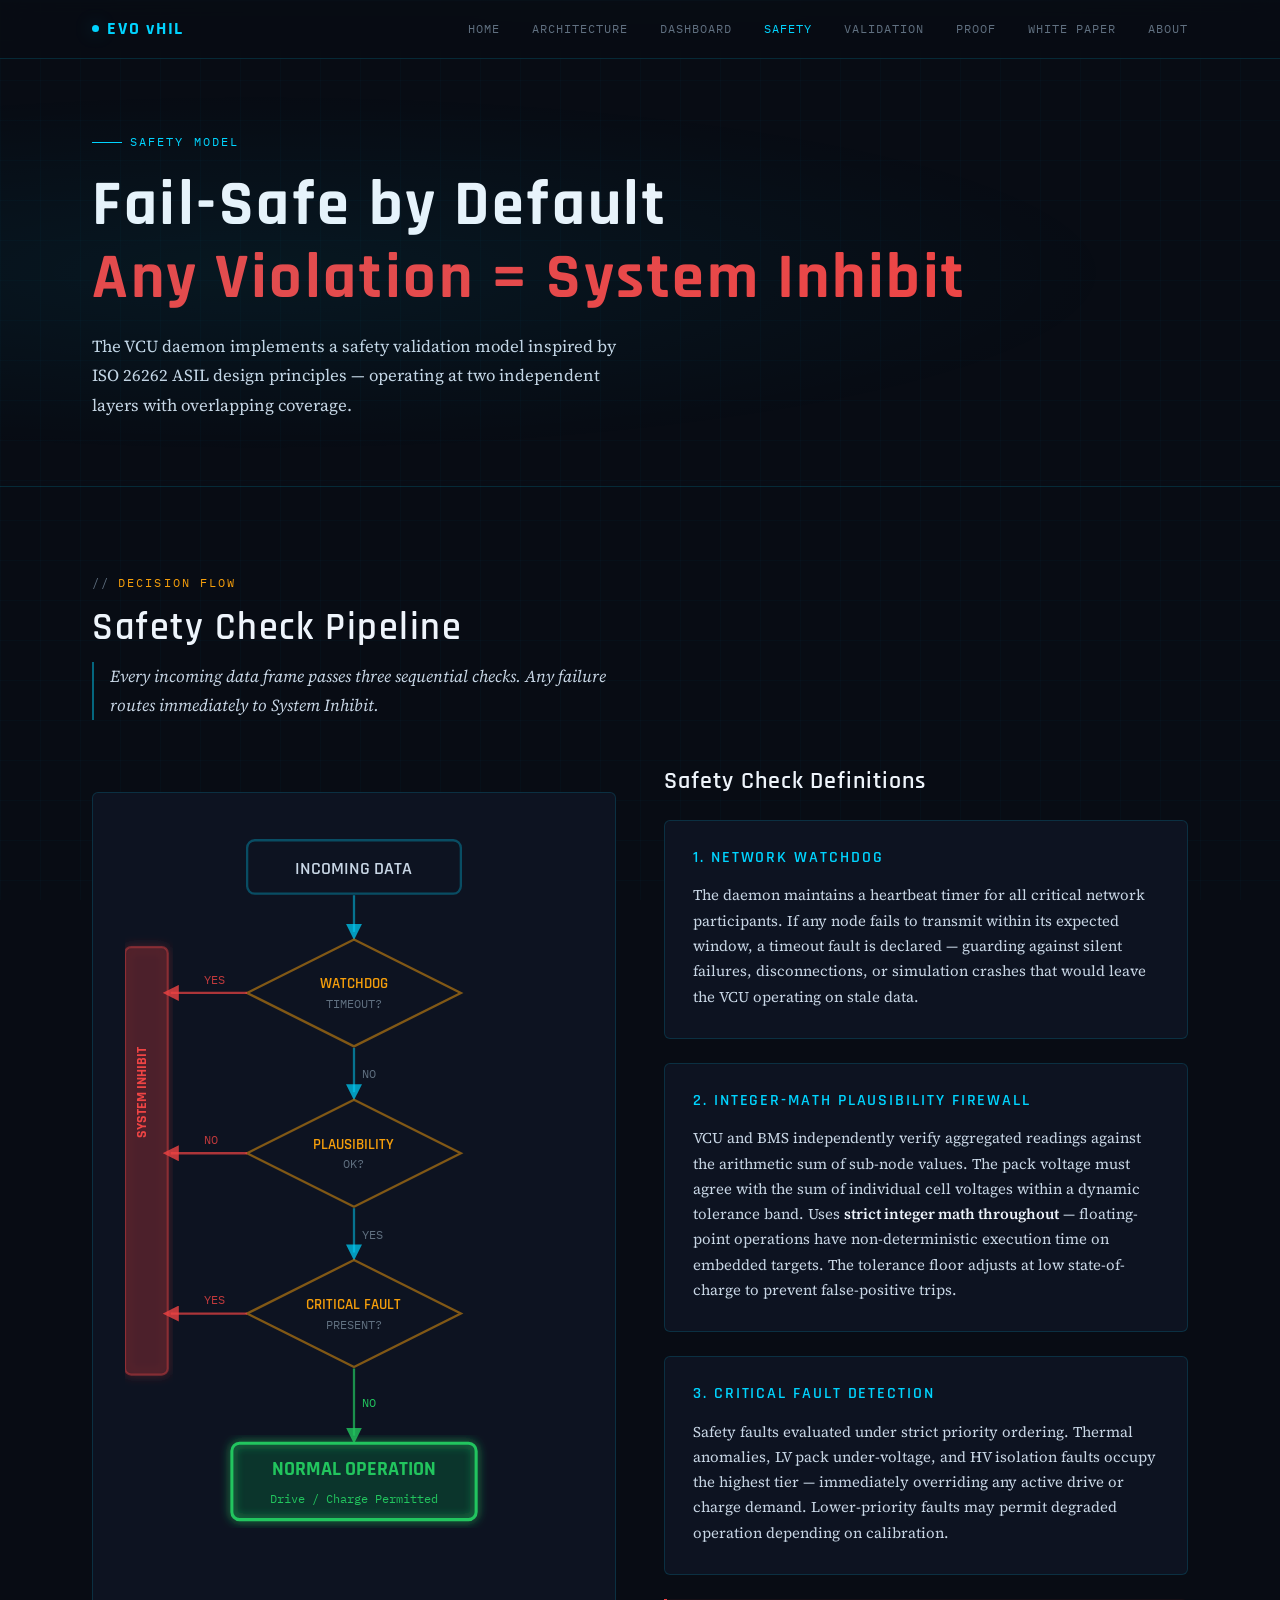
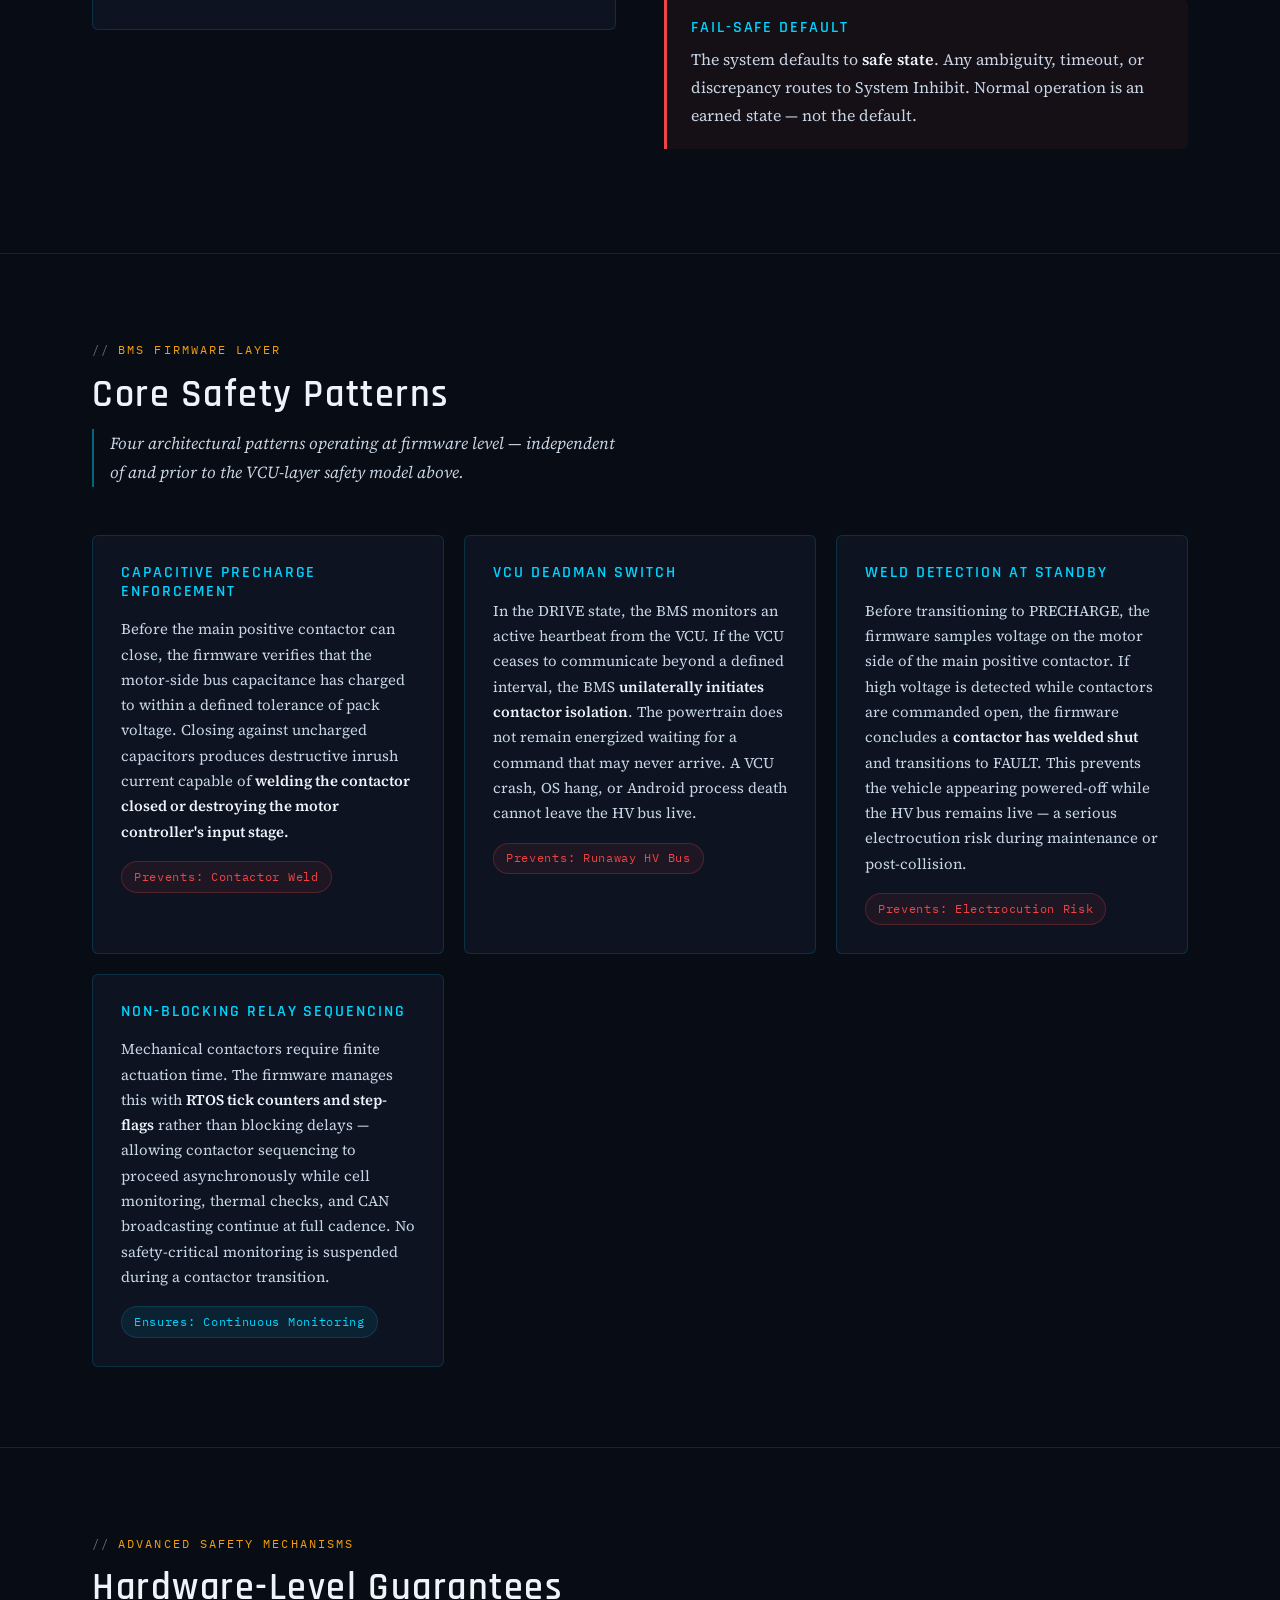
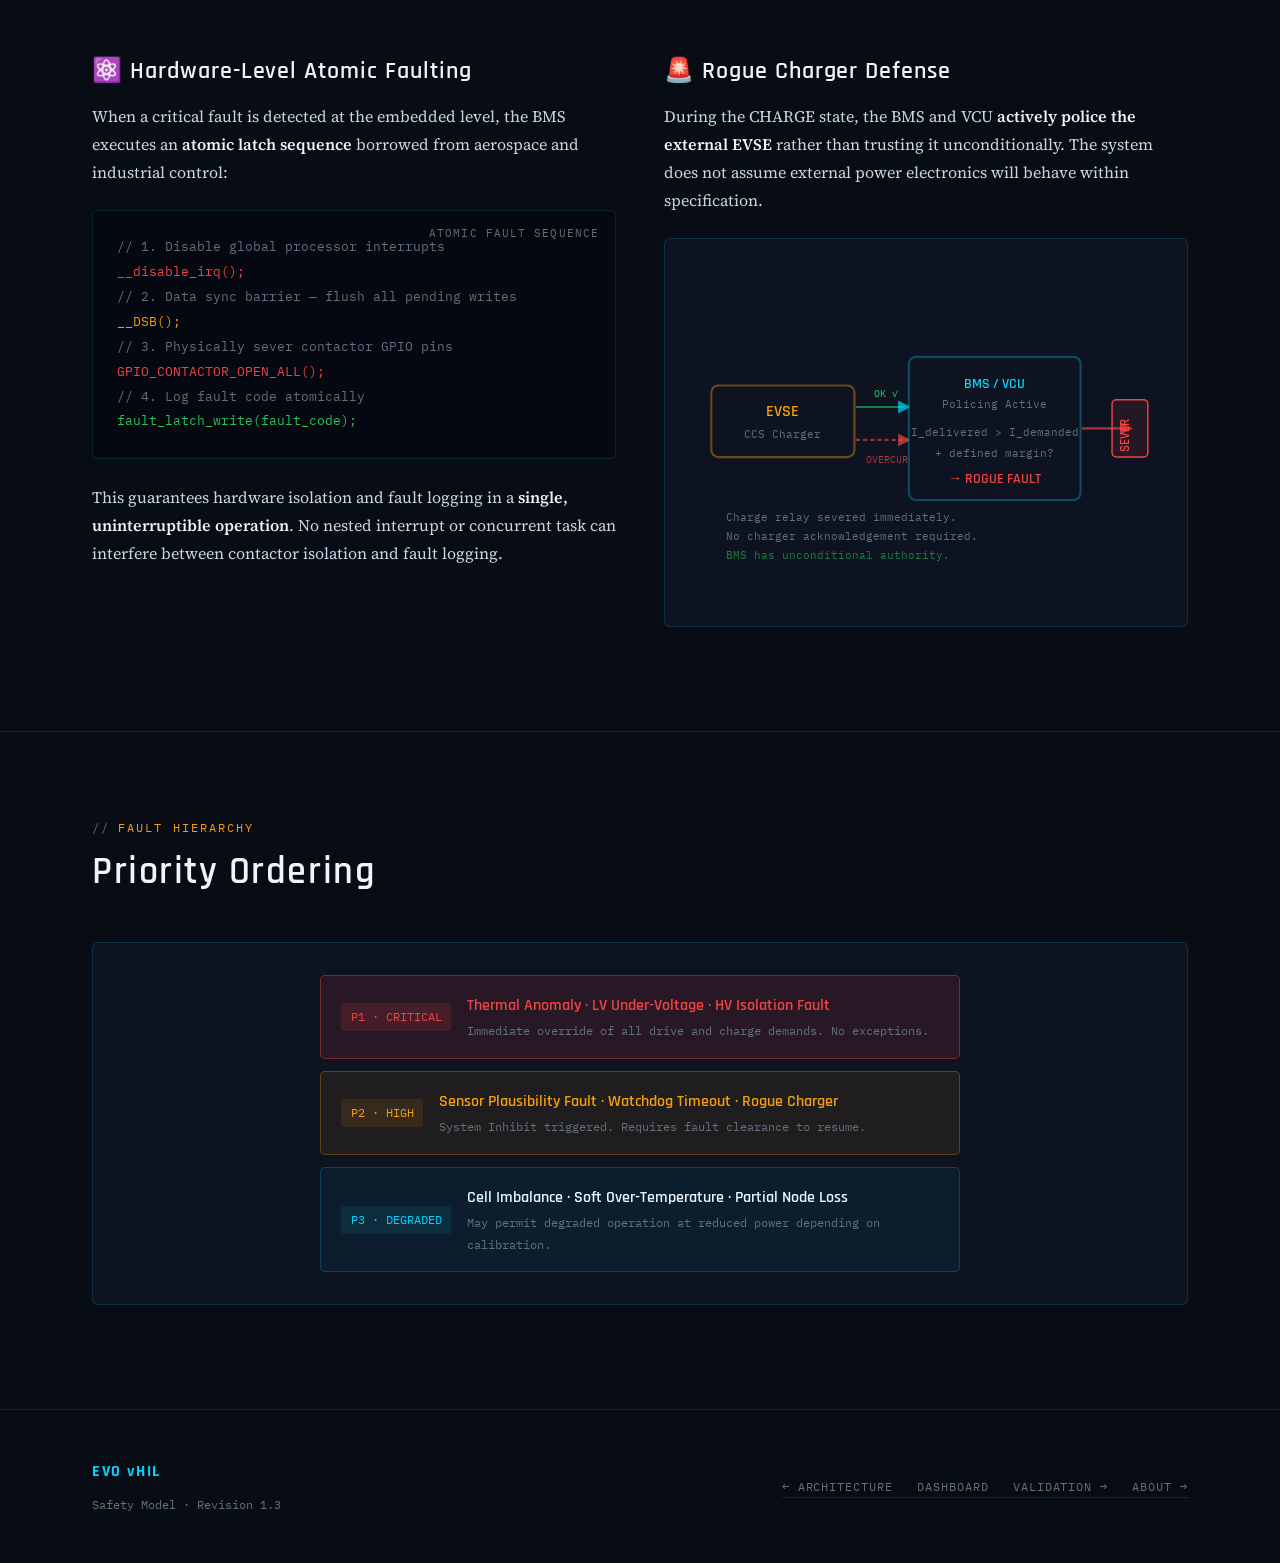
<file: safety.html>
<!DOCTYPE html>
<html lang="en">
<head>
  <meta charset="UTF-8" />
  <meta name="viewport" content="width=device-width, initial-scale=1.0" />

  <title>Safety Model — EVO vHIL</title>
  <meta name="author" content="Vishal Bagade">
  <meta name="description" content="Safety model for EVO vHIL — fail-safe by default, integer-math plausibility checks, watchdog protection, atomic faulting, and rogue charger defense for EV powertrain validation.">

  <link rel="canonical" href="https://evovhil.com/safety.html" />

  <!-- Redirect old GitHub Pages URL to custom domain -->
  <script>
    if (location.hostname.includes("github.io")) {
      location.replace("https://evovhil.com" + location.pathname + location.search + location.hash);
    }
  </script>

  <!-- Open Graph -->
  <meta property="og:title" content="Safety Model — EVO vHIL" />
  <meta property="og:description" content="Fail-safe by default: watchdogs, plausibility checks, atomic faulting, and rogue charger defense for EVO vHIL." />
  <meta property="og:url" content="https://evovhil.com/safety.html" />
  <meta property="og:type" content="website" />
  <meta property="og:image" content="https://evovhil.com/og.png" />

  <!-- Twitter -->
  <meta name="twitter:card" content="summary_large_image">
  <meta name="twitter:title" content="Safety Model — EVO vHIL">
  <meta name="twitter:description" content="Fail-safe by default: watchdogs, plausibility checks, atomic faulting, and rogue charger defense for EVO vHIL.">
  <meta name="twitter:image" content="https://evovhil.com/og.png">

  <link rel="icon" href="/favicon.ico" type="image/x-icon">
  <link rel="stylesheet" href="style.css" />

  <!-- GA4 -->
  <script async src="https://www.googletagmanager.com/gtag/js?id=G-EVS54RD7KM"></script>
  <script>
    window.dataLayer = window.dataLayer || [];
    function gtag(){dataLayer.push(arguments);}
    gtag('js', new Date());
    gtag('config', 'G-EVS54RD7KM');
  </script>

  <!-- GoatCounter -->
  <script data-goatcounter="https://evo-vhil.goatcounter.com/count" async src="//gc.zgo.at/count.js"></script>

  <!-- Optional: page-specific schema -->
  <script type="application/ld+json">
  {
    "@context": "https://schema.org",
    "@type": "TechArticle",
    "headline": "Safety Model — EVO vHIL",
    "author": {
      "@type": "Person",
      "name": "Vishal Bagade"
    },
    "url": "https://evovhil.com/safety.html",
    "description": "Fail-safe model, watchdog protection, atomic faulting, and rogue charger defense for EVO vHIL."
  }
  </script>
</head>
<body>
<div class="scanline"></div>
<nav>
    <div class="nav-inner">
    <a href="/" class="nav-logo">
      <span class="dot"></span> EVO vHIL
    </a>
    <button class="nav-hamburger" id="navToggle" aria-label="Toggle navigation" aria-expanded="false">
      <span></span><span></span><span></span>
    </button>
    <div class="nav-links" id="navLinks">
      <a href="/">Home</a>
      <a href="/architecture.html">Architecture</a>
      <a href="/dashboard.html">Dashboard</a>
      <a href="/safety.html" class="active">Safety</a>
      <a href="/validation.html">Validation</a>
      <a href="/proof.html">Proof</a>
      <a href="/fullpaper.html">White Paper</a>
      <a href="/about.html">About</a>
    </div>
  </div>
</nav>

<div class="page-hero">
  <div class="container">
    <div class="page-tag">Safety Model</div>
    <h1>Fail-Safe by Default<br><span style="color:var(--red)">Any Violation = System Inhibit</span></h1>
    <p class="mt-2" style="max-width:60ch; font-size:1.05rem;">The VCU daemon implements a safety validation model inspired by ISO 26262 ASIL design principles — operating at two independent layers with overlapping coverage.</p>
  </div>
</div>

<!-- SAFETY DECISION FLOW -->
<section class="section">
  <div class="container">
    <div class="section-header">
      <div class="section-tag">Decision Flow</div>
      <h2 class="section-title">Safety Check Pipeline</h2>
      <p class="section-lead">Every incoming data frame passes three sequential checks. Any failure routes immediately to System Inhibit.</p>
    </div>
    <div class="two-col" style="align-items:start; gap:3rem;">
      <div>
        <div class="diagram-wrap">
          <svg viewBox="0 0 300 500" xmlns="http://www.w3.org/2000/svg" style="width:100%;height:auto;">
            <defs>
              <marker id="fa" markerWidth="7" markerHeight="7" refX="3.5" refY="3.5" orient="auto">
                <path d="M0,0 L0,7 L7,3.5 z" fill="rgba(0,212,255,0.7)"/>
              </marker>
              <marker id="ra2" markerWidth="7" markerHeight="7" refX="3.5" refY="3.5" orient="auto">
                <path d="M0,0 L0,7 L7,3.5 z" fill="rgba(239,68,68,0.8)"/>
              </marker>
              <marker id="ga2" markerWidth="7" markerHeight="7" refX="3.5" refY="3.5" orient="auto">
                <path d="M0,0 L0,7 L7,3.5 z" fill="rgba(34,197,94,0.8)"/>
              </marker>
              <filter id="rf">
                <feGaussianBlur stdDeviation="3" result="b"/>
                <feMerge><feMergeNode in="b"/><feMergeNode in="SourceGraphic"/></feMerge>
              </filter>
            </defs>

            <!-- Incoming Data -->
            <rect x="80" y="10" width="140" height="35" rx="5" fill="#0d1321" stroke="rgba(0,212,255,0.3)" stroke-width="1.5"/>
            <text x="150" y="32" font-family="'Rajdhani',sans-serif" font-size="12" fill="#c8d6e5" font-weight="600" text-anchor="middle">INCOMING DATA</text>
            <line x1="150" y1="46" x2="150" y2="70" stroke="rgba(0,212,255,0.5)" stroke-width="1.5" marker-end="url(#fa)"/>

            <!-- Check 1: Watchdog -->
            <polygon points="150,75 220,110 150,145 80,110" fill="#0d1321" stroke="rgba(245,158,11,0.5)" stroke-width="1.5"/>
            <text x="150" y="107" font-family="'Rajdhani',sans-serif" font-size="10" fill="#f59e0b" font-weight="600" text-anchor="middle">WATCHDOG</text>
            <text x="150" y="120" font-family="'IBM Plex Mono',monospace" font-size="8" fill="#607080" text-anchor="middle">TIMEOUT?</text>

            <!-- YES → KILL -->
            <line x1="80" y1="110" x2="30" y2="110" stroke="rgba(239,68,68,0.7)" stroke-width="1.5" marker-end="url(#ra2)"/>
            <text x="52" y="104" font-family="'IBM Plex Mono',monospace" font-size="8" fill="rgba(239,68,68,0.8)">YES</text>

            <!-- NO → next -->
            <line x1="150" y1="146" x2="150" y2="175" stroke="rgba(0,212,255,0.5)" stroke-width="1.5" marker-end="url(#fa)"/>
            <text x="155" y="166" font-family="'IBM Plex Mono',monospace" font-size="8" fill="#607080">NO</text>

            <!-- Check 2: Plausibility -->
            <polygon points="150,180 220,215 150,250 80,215" fill="#0d1321" stroke="rgba(245,158,11,0.5)" stroke-width="1.5"/>
            <text x="150" y="212" font-family="'Rajdhani',sans-serif" font-size="10" fill="#f59e0b" font-weight="600" text-anchor="middle">PLAUSIBILITY</text>
            <text x="150" y="225" font-family="'IBM Plex Mono',monospace" font-size="8" fill="#607080" text-anchor="middle">OK?</text>

            <!-- NO → KILL -->
            <line x1="80" y1="215" x2="30" y2="215" stroke="rgba(239,68,68,0.7)" stroke-width="1.5" marker-end="url(#ra2)"/>
            <text x="52" y="209" font-family="'IBM Plex Mono',monospace" font-size="8" fill="rgba(239,68,68,0.8)">NO</text>

            <!-- YES → next -->
            <line x1="150" y1="251" x2="150" y2="280" stroke="rgba(0,212,255,0.5)" stroke-width="1.5" marker-end="url(#fa)"/>
            <text x="155" y="271" font-family="'IBM Plex Mono',monospace" font-size="8" fill="#607080">YES</text>

            <!-- Check 3: Fault -->
            <polygon points="150,285 220,320 150,355 80,320" fill="#0d1321" stroke="rgba(245,158,11,0.5)" stroke-width="1.5"/>
            <text x="150" y="317" font-family="'Rajdhani',sans-serif" font-size="10" fill="#f59e0b" font-weight="600" text-anchor="middle">CRITICAL FAULT</text>
            <text x="150" y="330" font-family="'IBM Plex Mono',monospace" font-size="8" fill="#607080" text-anchor="middle">PRESENT?</text>

            <!-- YES → KILL -->
            <line x1="80" y1="320" x2="30" y2="320" stroke="rgba(239,68,68,0.7)" stroke-width="1.5" marker-end="url(#ra2)"/>
            <text x="52" y="314" font-family="'IBM Plex Mono',monospace" font-size="8" fill="rgba(239,68,68,0.8)">YES</text>

            <!-- KILL box (left side) -->
            <rect x="0" y="80" width="28" height="280" rx="4" fill="rgba(239,68,68,0.15)" stroke="rgba(239,68,68,0.4)" stroke-width="1.5" filter="url(#rf)"/>
            <text x="14" y="175" font-family="'Rajdhani',sans-serif" font-size="9" fill="#ef4444" font-weight="700" text-anchor="middle" transform="rotate(-90, 14, 175)">SYSTEM INHIBIT</text>

            <!-- NO → SAFE -->
            <line x1="150" y1="356" x2="150" y2="400" stroke="rgba(34,197,94,0.7)" stroke-width="1.5" marker-end="url(#ga2)"/>
            <text x="155" y="381" font-family="'IBM Plex Mono',monospace" font-size="8" fill="#22c55e">NO</text>

            <!-- SAFE box -->
            <rect x="70" y="405" width="160" height="50" rx="5" fill="rgba(34,197,94,0.1)" stroke="#22c55e" stroke-width="2" filter="url(#rf)"/>
            <text x="150" y="426" font-family="'Rajdhani',sans-serif" font-size="13" fill="#22c55e" font-weight="700" text-anchor="middle">NORMAL OPERATION</text>
            <text x="150" y="444" font-family="'IBM Plex Mono',monospace" font-size="8" fill="#22c55e" text-anchor="middle">Drive / Charge Permitted</text>
          </svg>
        </div>
      </div>
      <div>
        <h3 style="margin-bottom:1.5rem;">Safety Check Definitions</h3>

        <div class="card mb-3">
          <h4>1. Network Watchdog</h4>
          <div class="card-body mt-2">The daemon maintains a heartbeat timer for all critical network participants. If any node fails to transmit within its expected window, a timeout fault is declared — guarding against silent failures, disconnections, or simulation crashes that would leave the VCU operating on stale data.</div>
        </div>

        <div class="card mb-3">
          <h4>2. Integer-Math Plausibility Firewall</h4>
          <div class="card-body mt-2">VCU and BMS independently verify aggregated readings against the arithmetic sum of sub-node values. The pack voltage must agree with the sum of individual cell voltages within a dynamic tolerance band. Uses <strong>strict integer math throughout</strong> — floating-point operations have non-deterministic execution time on embedded targets. The tolerance floor adjusts at low state-of-charge to prevent false-positive trips.</div>
        </div>

        <div class="card mb-3">
          <h4>3. Critical Fault Detection</h4>
          <div class="card-body mt-2">Safety faults evaluated under strict priority ordering. Thermal anomalies, LV pack under-voltage, and HV isolation faults occupy the highest tier — immediately overriding any active drive or charge demand. Lower-priority faults may permit degraded operation depending on calibration.</div>
        </div>

        <div class="callout red">
          <h4 style="margin-bottom:0.5rem;">Fail-Safe Default</h4>
          <p>The system defaults to <strong>safe state</strong>. Any ambiguity, timeout, or discrepancy routes to System Inhibit. Normal operation is an earned state — not the default.</p>
        </div>
      </div>
    </div>
  </div>
</section>

<!-- BMS SAFETY PATTERNS -->
<section class="section">
  <div class="container">
    <div class="section-header">
      <div class="section-tag">BMS Firmware Layer</div>
      <h2 class="section-title">Core Safety Patterns</h2>
      <p class="section-lead">Four architectural patterns operating at firmware level — independent of and prior to the VCU-layer safety model above.</p>
    </div>
    <div class="card-grid">
      <div class="card">
        <h4>Capacitive Precharge Enforcement</h4>
        <div class="card-body mt-2">Before the main positive contactor can close, the firmware verifies that the motor-side bus capacitance has charged to within a defined tolerance of pack voltage. Closing against uncharged capacitors produces destructive inrush current capable of <strong>welding the contactor closed or destroying the motor controller's input stage.</strong></div>
        <div class="mt-2">
          <span class="badge badge-red">Prevents: Contactor Weld</span>
        </div>
      </div>
      <div class="card">
        <h4>VCU Deadman Switch</h4>
        <div class="card-body mt-2">In the DRIVE state, the BMS monitors an active heartbeat from the VCU. If the VCU ceases to communicate beyond a defined interval, the BMS <strong>unilaterally initiates contactor isolation</strong>. The powertrain does not remain energized waiting for a command that may never arrive. A VCU crash, OS hang, or Android process death cannot leave the HV bus live.</div>
        <div class="mt-2">
          <span class="badge badge-red">Prevents: Runaway HV Bus</span>
        </div>
      </div>
      <div class="card">
        <h4>Weld Detection at Standby</h4>
        <div class="card-body mt-2">Before transitioning to PRECHARGE, the firmware samples voltage on the motor side of the main positive contactor. If high voltage is detected while contactors are commanded open, the firmware concludes a <strong>contactor has welded shut</strong> and transitions to FAULT. This prevents the vehicle appearing powered-off while the HV bus remains live — a serious electrocution risk during maintenance or post-collision.</div>
        <div class="mt-2">
          <span class="badge badge-red">Prevents: Electrocution Risk</span>
        </div>
      </div>
      <div class="card">
        <h4>Non-Blocking Relay Sequencing</h4>
        <div class="card-body mt-2">Mechanical contactors require finite actuation time. The firmware manages this with <strong>RTOS tick counters and step-flags</strong> rather than blocking delays — allowing contactor sequencing to proceed asynchronously while cell monitoring, thermal checks, and CAN broadcasting continue at full cadence. No safety-critical monitoring is suspended during a contactor transition.</div>
        <div class="mt-2">
          <span class="badge badge-cyan">Ensures: Continuous Monitoring</span>
        </div>
      </div>
    </div>
  </div>
</section>

<!-- ATOMIC FAULTING & ROGUE CHARGER -->
<section class="section">
  <div class="container">
    <div class="section-header">
      <div class="section-tag">Advanced Safety Mechanisms</div>
      <h2 class="section-title">Hardware-Level Guarantees</h2>
    </div>
    <div class="two-col" style="align-items:start;">
      <div>
        <h3 style="margin-bottom:1rem;">⚛️ Hardware-Level Atomic Faulting</h3>
        <p>When a critical fault is detected at the embedded level, the BMS executes an <strong>atomic latch sequence</strong> borrowed from aerospace and industrial control:</p>
        <div class="code-block mt-3">
          <span class="code-label">Atomic Fault Sequence</span>
          <div class="code-line-dim">// 1. Disable global processor interrupts</div>
          <div class="code-line-red">__disable_irq();</div>
          <div class="code-line-dim">// 2. Data sync barrier — flush all pending writes</div>
          <div class="code-line-amber">__DSB();</div>
          <div class="code-line-dim">// 3. Physically sever contactor GPIO pins</div>
          <div class="code-line-red">GPIO_CONTACTOR_OPEN_ALL();</div>
          <div class="code-line-dim">// 4. Log fault code atomically</div>
          <div class="code-line-green">fault_latch_write(fault_code);</div>
        </div>
        <p class="mt-3">This guarantees hardware isolation and fault logging in a <strong>single, uninterruptible operation</strong>. No nested interrupt or concurrent task can interfere between contactor isolation and fault logging.</p>
      </div>
      <div>
        <h3 style="margin-bottom:1rem;">🚨 Rogue Charger Defense</h3>
        <p>During the CHARGE state, the BMS and VCU <strong>actively police the external EVSE</strong> rather than trusting it unconditionally. The system does not assume external power electronics will behave within specification.</p>

        <div class="diagram-wrap mt-3">
          <svg viewBox="0 0 320 220" xmlns="http://www.w3.org/2000/svg" style="width:100%;height:auto;">
            <defs>
              <marker id="rca" markerWidth="6" markerHeight="6" refX="3" refY="3" orient="auto">
                <path d="M0,0 L0,6 L6,3 z" fill="rgba(0,212,255,0.7)"/>
              </marker>
              <marker id="rcr" markerWidth="6" markerHeight="6" refX="3" refY="3" orient="auto">
                <path d="M0,0 L0,6 L6,3 z" fill="rgba(239,68,68,0.7)"/>
              </marker>
            </defs>
            <!-- EVSE -->
            <rect x="10" y="80" width="100" height="50" rx="5" fill="#0d1321" stroke="rgba(245,158,11,0.4)" stroke-width="1.5"/>
            <text x="60" y="101" font-family="'Rajdhani',sans-serif" font-size="11" fill="#f59e0b" font-weight="600" text-anchor="middle">EVSE</text>
            <text x="60" y="117" font-family="'IBM Plex Mono',monospace" font-size="8" fill="#607080" text-anchor="middle">CCS Charger</text>

            <!-- Normal power -->
            <line x1="111" y1="95" x2="145" y2="95" stroke="rgba(34,197,94,0.6)" stroke-width="1.5" marker-end="url(#rca)"/>
            <text x="124" y="88" font-family="'IBM Plex Mono',monospace" font-size="7" fill="#22c55e">OK ✓</text>

            <!-- Rogue power -->
            <line x1="111" y1="118" x2="145" y2="118" stroke="rgba(239,68,68,0.6)" stroke-width="1.5" stroke-dasharray="3,2" marker-end="url(#rcr)"/>
            <text x="118" y="134" font-family="'IBM Plex Mono',monospace" font-size="7" fill="rgba(239,68,68,0.7)">OVERCURRENT ✗</text>

            <!-- BMS Watchdog -->
            <rect x="148" y="60" width="120" height="100" rx="5" fill="#0d1321" stroke="rgba(0,212,255,0.3)" stroke-width="1.5"/>
            <text x="208" y="82" font-family="'Rajdhani',sans-serif" font-size="10" fill="#00d4ff" font-weight="600" text-anchor="middle">BMS / VCU</text>
            <text x="208" y="96" font-family="'IBM Plex Mono',monospace" font-size="8" fill="#607080" text-anchor="middle">Policing Active</text>
            <text x="208" y="115" font-family="'IBM Plex Mono',monospace" font-size="8" fill="#607080" text-anchor="middle">I_delivered &gt; I_demanded</text>
            <text x="208" y="130" font-family="'IBM Plex Mono',monospace" font-size="8" fill="#607080" text-anchor="middle">+ defined margin?</text>
            <text x="208" y="148" font-family="'Rajdhani',sans-serif" font-size="10" fill="#ef4444" font-weight="600" text-anchor="middle">→ ROGUE FAULT</text>

            <!-- Sever relay -->
            <line x1="269" y1="110" x2="300" y2="110" stroke="rgba(239,68,68,0.7)" stroke-width="1.5" marker-end="url(#rcr)"/>
            <rect x="290" y="90" width="25" height="40" rx="3" fill="rgba(239,68,68,0.1)" stroke="#ef4444" stroke-width="1"/>
            <text x="302" y="115" font-family="'Rajdhani',sans-serif" font-size="9" fill="#ef4444" font-weight="600" text-anchor="middle" transform="rotate(-90, 302, 115)">SEVER</text>

            <text x="20" y="175" font-family="'IBM Plex Mono',monospace" font-size="8" fill="#607080">Charge relay severed immediately.</text>
            <text x="20" y="188" font-family="'IBM Plex Mono',monospace" font-size="8" fill="#607080">No charger acknowledgement required.</text>
            <text x="20" y="201" font-family="'IBM Plex Mono',monospace" font-size="8" fill="rgba(34,197,94,0.6)">BMS has unconditional authority.</text>
          </svg>
        </div>
      </div>
    </div>
  </div>
</section>

<!-- FAULT PRIORITY -->
<section class="section">
  <div class="container">
    <div class="section-header">
      <div class="section-tag">Fault Hierarchy</div>
      <h2 class="section-title">Priority Ordering</h2>
    </div>
    <div class="diagram-wrap">
      <div style="display:flex; flex-direction:column; gap:0.75rem; max-width:640px; margin:0 auto;">
        <div style="background: rgba(239,68,68,0.12); border: 1px solid rgba(239,68,68,0.4); border-radius:5px; padding:1rem 1.25rem; display:flex; align-items:center; gap:1rem;">
          <span style="font-family:var(--mono); font-size:0.72rem; color:var(--red); background:rgba(239,68,68,0.15); padding:0.25rem 0.6rem; border-radius:3px; flex-shrink:0;">P1 · CRITICAL</span>
          <div>
            <div style="font-family:var(--head); font-size:1rem; color:var(--red); font-weight:600;">Thermal Anomaly · LV Under-Voltage · HV Isolation Fault</div>
            <div style="font-family:var(--mono); font-size:0.78rem; color:var(--text-dim);">Immediate override of all drive and charge demands. No exceptions.</div>
          </div>
        </div>
        <div style="background: rgba(245,158,11,0.08); border: 1px solid rgba(245,158,11,0.3); border-radius:5px; padding:1rem 1.25rem; display:flex; align-items:center; gap:1rem;">
          <span style="font-family:var(--mono); font-size:0.72rem; color:var(--amber); background:var(--amber-dim); padding:0.25rem 0.6rem; border-radius:3px; flex-shrink:0;">P2 · HIGH</span>
          <div>
            <div style="font-family:var(--head); font-size:1rem; color:var(--amber); font-weight:600;">Sensor Plausibility Fault · Watchdog Timeout · Rogue Charger</div>
            <div style="font-family:var(--mono); font-size:0.78rem; color:var(--text-dim);">System Inhibit triggered. Requires fault clearance to resume.</div>
          </div>
        </div>
        <div style="background: rgba(0,212,255,0.06); border: 1px solid rgba(0,212,255,0.2); border-radius:5px; padding:1rem 1.25rem; display:flex; align-items:center; gap:1rem;">
          <span style="font-family:var(--mono); font-size:0.72rem; color:var(--cyan); background:var(--cyan-dim); padding:0.25rem 0.6rem; border-radius:3px; flex-shrink:0;">P3 · DEGRADED</span>
          <div>
            <div style="font-family:var(--head); font-size:1rem; color:var(--text-hi); font-weight:600;">Cell Imbalance · Soft Over-Temperature · Partial Node Loss</div>
            <div style="font-family:var(--mono); font-size:0.78rem; color:var(--text-dim);">May permit degraded operation at reduced power depending on calibration.</div>
          </div>
        </div>
      </div>
    </div>
  </div>
</section>

<footer>
  <div class="footer-inner">
    <div>
      <div class="footer-brand">EVO vHIL</div>
      <div class="footer-meta mt-1">Safety Model · Revision 1.3</div>
    </div>
    <nav class="footer-nav">
      <a href="architecture.html">← Architecture</a>
      <a href="/dashboard.html">Dashboard</a>
      <a href="validation.html">Validation →</a>
      <a href="about.html">About →</a>
    </nav>
  </div>
</footer>
</body>
</html>
</file>
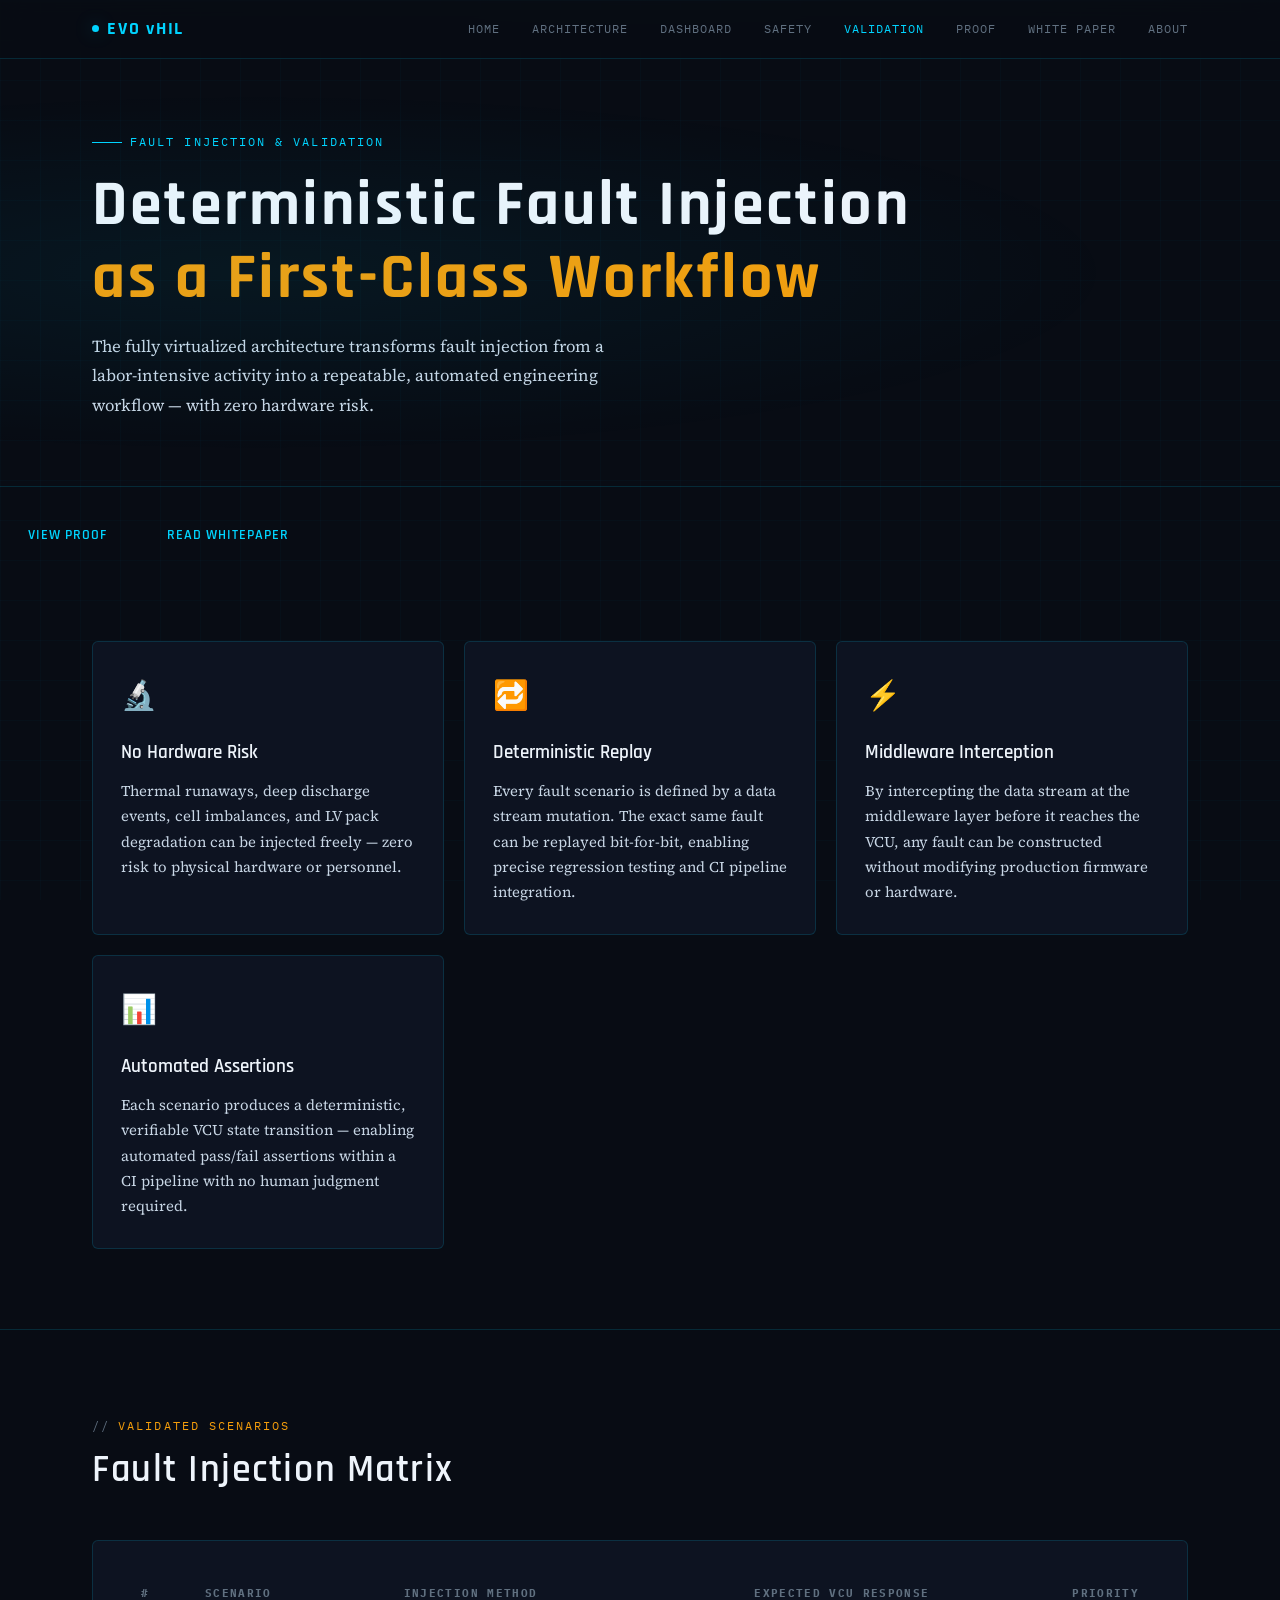
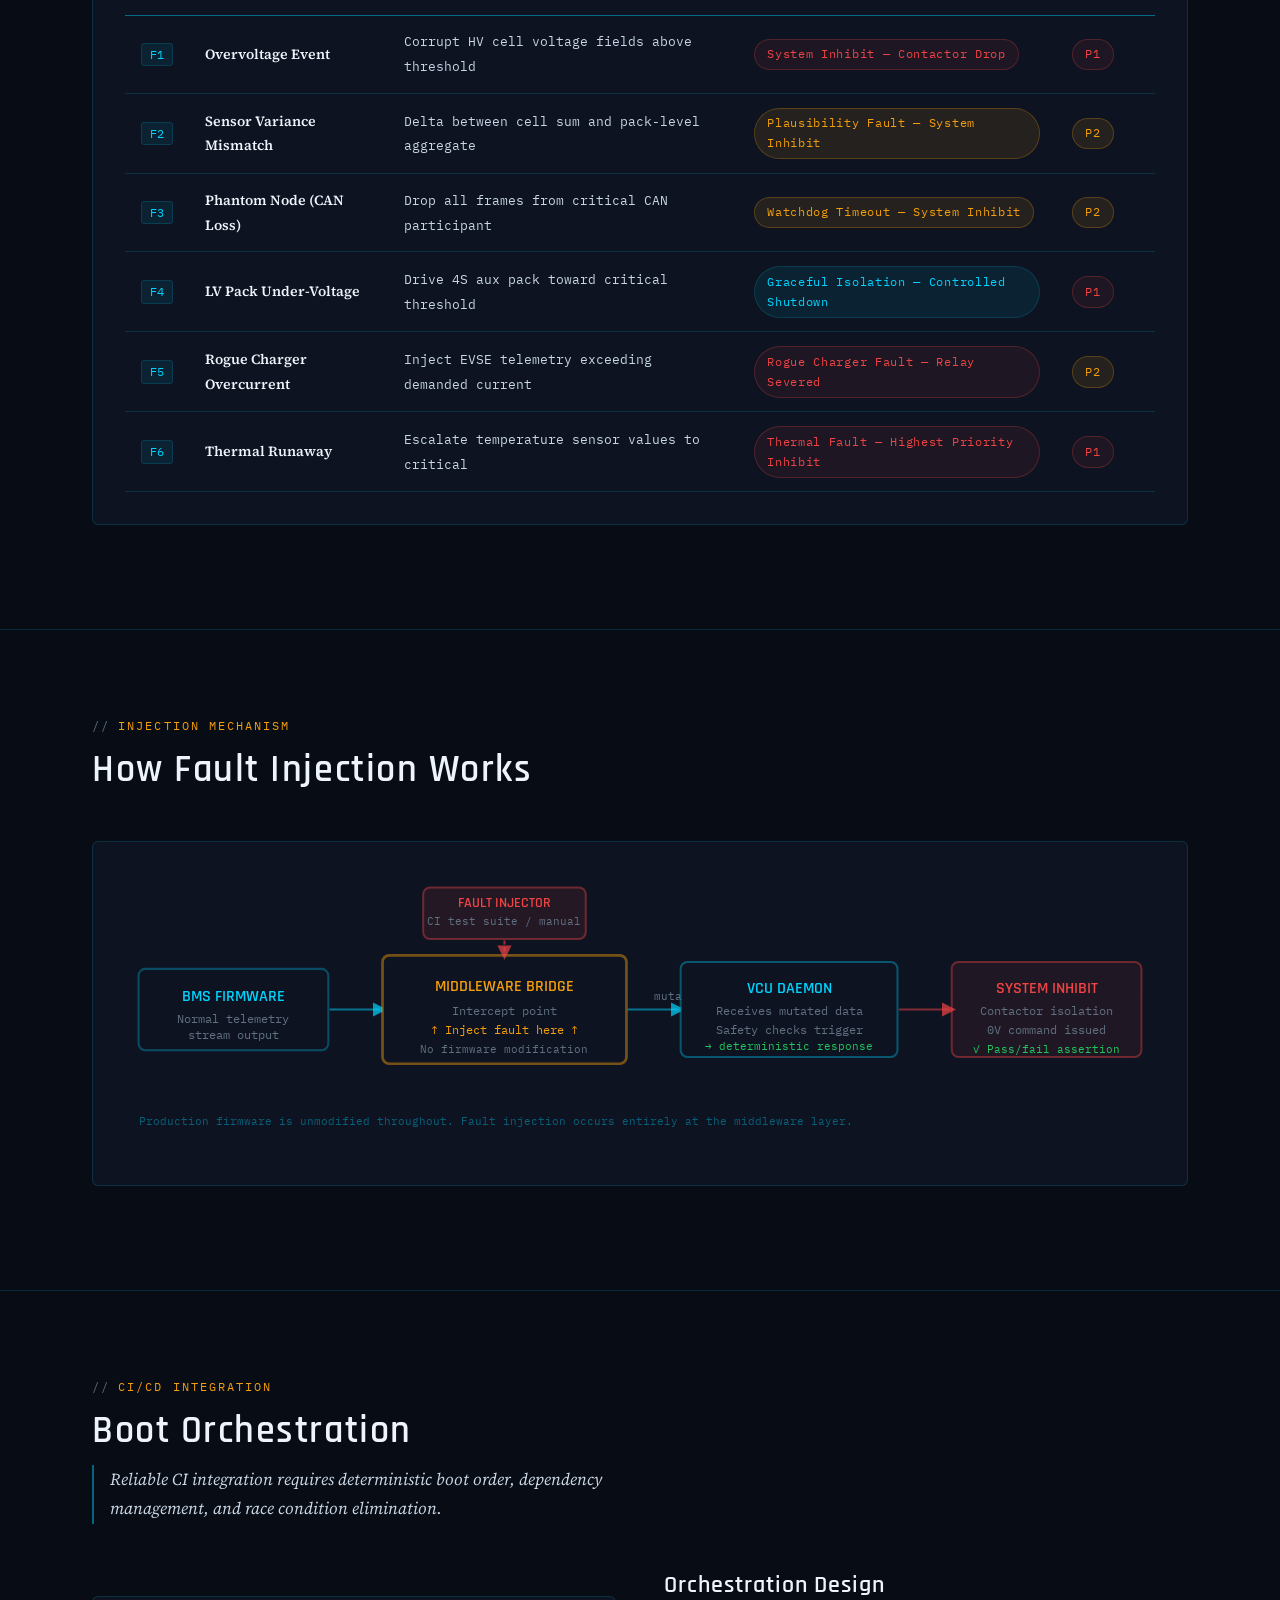
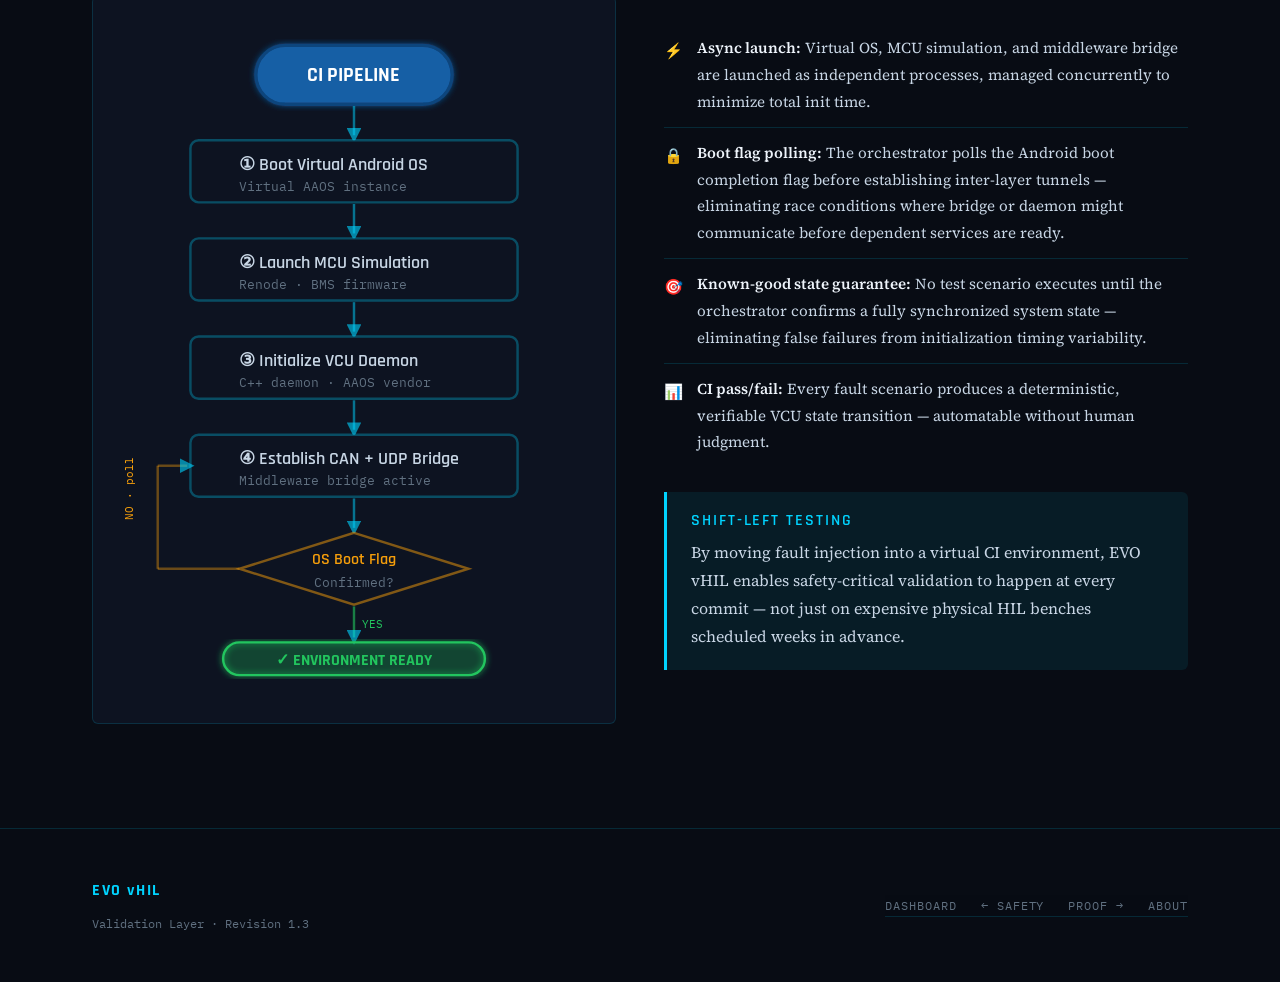
<file: validation.html>
<!DOCTYPE html>
<html lang="en">
<head>
  <meta charset="UTF-8" />
  <meta name="viewport" content="width=device-width, initial-scale=1.0" />

  <title>Validation — EVO vHIL</title>
  <meta name="author" content="Vishal Bagade">
  <meta name="description" content="Deterministic fault injection and CI-driven validation for EV powertrains using EVO vHIL. Test thermal runaway, CAN loss, rogue chargers, and safety logic without hardware.">

  <!-- Canonical -->
  <link rel="canonical" href="https://evovhil.com/validation.html" />

  <!-- Redirect GitHub → domain -->
  <script>
    if (location.hostname.includes("github.io")) {
      location.replace("https://evovhil.com" + location.pathname + location.search + location.hash);
    }
  </script>

  <!-- Open Graph -->
  <meta property="og:title" content="Validation — EVO vHIL" />
  <meta property="og:description" content="Deterministic fault injection for EV systems. Replay, automate, and validate safety logic without hardware." />
  <meta property="og:url" content="https://evovhil.com/validation.html" />
  <meta property="og:type" content="website" />
  <meta property="og:image" content="https://evovhil.com/og.png" />

  <!-- Twitter -->
  <meta name="twitter:card" content="summary_large_image">
  <meta name="twitter:title" content="Validation — EVO vHIL">
  <meta name="twitter:description" content="CI-ready EV validation using virtual HIL and deterministic fault injection.">
  <meta name="twitter:image" content="https://evovhil.com/og.png">

  <!-- Favicon -->
  <link rel="icon" href="/favicon.ico" type="image/x-icon">

  <!-- Styles -->
  <link rel="stylesheet" href="style.css" />

  <!-- GA4 -->
  <script async src="https://www.googletagmanager.com/gtag/js?id=G-EVS54RD7KM"></script>
  <script>
    window.dataLayer = window.dataLayer || [];
    function gtag(){dataLayer.push(arguments);}
    gtag('js', new Date());
    gtag('config', 'G-EVS54RD7KM');
  </script>

  <!-- GoatCounter -->
  <script data-goatcounter="https://evo-vhil.goatcounter.com/count" async src="//gc.zgo.at/count.js"></script>

  <!-- Structured Data -->
  <script type="application/ld+json">
  {
    "@context": "https://schema.org",
    "@type": "TechArticle",
    "headline": "Validation — EVO vHIL",
    "author": {
      "@type": "Person",
      "name": "Vishal Bagade"
    },
    "url": "https://evovhil.com/validation.html",
    "description": "Deterministic fault injection and CI-based validation for EV systems."
  }
  </script>
</head>
<body>
<div class="scanline"></div>
<nav>
    <div class="nav-inner">
    <a href="/" class="nav-logo">
      <span class="dot"></span> EVO vHIL
    </a>
    <button class="nav-hamburger" id="navToggle" aria-label="Toggle navigation" aria-expanded="false">
      <span></span><span></span><span></span>
    </button>
    <div class="nav-links" id="navLinks">
      <a href="/">Home</a>
      <a href="/architecture.html">Architecture</a>
      <a href="/dashboard.html">Dashboard</a>
      <a href="/safety.html">Safety</a>
      <a href="/validation.html" class="active">Validation</a>
      <a href="/proof.html">Proof</a>
      <a href="/fullpaper.html">White Paper</a>
      <a href="/about.html">About</a>
    </div>
  </div>
</nav>

<div class="page-hero">
  <div class="container">
    <div class="page-tag">Fault Injection & Validation</div>
    <h1>Deterministic Fault Injection<br><span style="color:var(--amber)">as a First-Class Workflow</span></h1>
    <p class="mt-2" style="max-width:60ch; font-size:1.05rem;">The fully virtualized architecture transforms fault injection from a labor-intensive activity into a repeatable, automated engineering workflow — with zero hardware risk.</p>
  </div>
</div>
<div class="mt-3">
  <a href="/proof.html" class="btn">View Proof</a>
  <a href="/fullpaper.html" class="btn secondary">Read Whitepaper</a>
</div>
<!-- WHY VIRTUAL -->
<section class="section">
  <div class="container">
    <div class="card-grid">
      <div class="card">
        <span class="card-icon">🔬</span>
        <div class="card-title">No Hardware Risk</div>
        <div class="card-body">Thermal runaways, deep discharge events, cell imbalances, and LV pack degradation can be injected freely — zero risk to physical hardware or personnel.</div>
      </div>
      <div class="card">
        <span class="card-icon">🔁</span>
        <div class="card-title">Deterministic Replay</div>
        <div class="card-body">Every fault scenario is defined by a data stream mutation. The exact same fault can be replayed bit-for-bit, enabling precise regression testing and CI pipeline integration.</div>
      </div>
      <div class="card">
        <span class="card-icon">⚡</span>
        <div class="card-title">Middleware Interception</div>
        <div class="card-body">By intercepting the data stream at the middleware layer before it reaches the VCU, any fault can be constructed without modifying production firmware or hardware.</div>
      </div>
      <div class="card">
        <span class="card-icon">📊</span>
        <div class="card-title">Automated Assertions</div>
        <div class="card-body">Each scenario produces a deterministic, verifiable VCU state transition — enabling automated pass/fail assertions within a CI pipeline with no human judgment required.</div>
      </div>
    </div>
  </div>
</section>

<!-- FAULT MATRIX -->
<section class="section">
  <div class="container">
    <div class="section-header">
      <div class="section-tag">Validated Scenarios</div>
      <h2 class="section-title">Fault Injection Matrix</h2>
    </div>
    <div class="diagram-wrap">
      <table class="fault-table">
        <thead>
          <tr>
            <th>#</th>
            <th>Scenario</th>
            <th>Injection Method</th>
            <th>Expected VCU Response</th>
            <th>Priority</th>
          </tr>
        </thead>
        <tbody>
          <tr>
            <td><span class="layer-num">F1</span></td>
            <td><strong style="color:var(--text-hi)">Overvoltage Event</strong></td>
            <td><span style="font-family:var(--mono); font-size:0.82rem;">Corrupt HV cell voltage fields above threshold</span></td>
            <td><span class="badge badge-red">System Inhibit — Contactor Drop</span></td>
            <td><span class="badge badge-red">P1</span></td>
          </tr>
          <tr>
            <td><span class="layer-num">F2</span></td>
            <td><strong style="color:var(--text-hi)">Sensor Variance Mismatch</strong></td>
            <td><span style="font-family:var(--mono); font-size:0.82rem;">Delta between cell sum and pack-level aggregate</span></td>
            <td><span class="badge badge-amber">Plausibility Fault — System Inhibit</span></td>
            <td><span class="badge badge-amber">P2</span></td>
          </tr>
          <tr>
            <td><span class="layer-num">F3</span></td>
            <td><strong style="color:var(--text-hi)">Phantom Node (CAN Loss)</strong></td>
            <td><span style="font-family:var(--mono); font-size:0.82rem;">Drop all frames from critical CAN participant</span></td>
            <td><span class="badge badge-amber">Watchdog Timeout — System Inhibit</span></td>
            <td><span class="badge badge-amber">P2</span></td>
          </tr>
          <tr>
            <td><span class="layer-num">F4</span></td>
            <td><strong style="color:var(--text-hi)">LV Pack Under-Voltage</strong></td>
            <td><span style="font-family:var(--mono); font-size:0.82rem;">Drive 4S aux pack toward critical threshold</span></td>
            <td><span class="badge badge-cyan">Graceful Isolation — Controlled Shutdown</span></td>
            <td><span class="badge badge-red">P1</span></td>
          </tr>
          <tr>
            <td><span class="layer-num">F5</span></td>
            <td><strong style="color:var(--text-hi)">Rogue Charger Overcurrent</strong></td>
            <td><span style="font-family:var(--mono); font-size:0.82rem;">Inject EVSE telemetry exceeding demanded current</span></td>
            <td><span class="badge badge-red">Rogue Charger Fault — Relay Severed</span></td>
            <td><span class="badge badge-amber">P2</span></td>
          </tr>
          <tr>
            <td><span class="layer-num">F6</span></td>
            <td><strong style="color:var(--text-hi)">Thermal Runaway</strong></td>
            <td><span style="font-family:var(--mono); font-size:0.82rem;">Escalate temperature sensor values to critical</span></td>
            <td><span class="badge badge-red">Thermal Fault — Highest Priority Inhibit</span></td>
            <td><span class="badge badge-red">P1</span></td>
          </tr>
        </tbody>
      </table>
    </div>
  </div>
</section>

<!-- INJECTION FLOW DIAGRAM -->
<section class="section">
  <div class="container">
    <div class="section-header">
      <div class="section-tag">Injection Mechanism</div>
      <h2 class="section-title">How Fault Injection Works</h2>
    </div>
    <div class="diagram-wrap">
      <svg viewBox="0 0 760 200" xmlns="http://www.w3.org/2000/svg" style="min-width:600px;width:100%;height:auto;">
        <defs>
          <marker id="fia" markerWidth="7" markerHeight="7" refX="3.5" refY="3.5" orient="auto">
            <path d="M0,0 L0,7 L7,3.5 z" fill="rgba(0,212,255,0.7)"/>
          </marker>
          <marker id="fir" markerWidth="7" markerHeight="7" refX="3.5" refY="3.5" orient="auto">
            <path d="M0,0 L0,7 L7,3.5 z" fill="rgba(239,68,68,0.7)"/>
          </marker>
        </defs>

        <rect x="10" y="70" width="140" height="60" rx="5" fill="#0d1321" stroke="rgba(0,212,255,0.3)" stroke-width="1.5"/>
        <text x="80" y="94" font-family="'Rajdhani',sans-serif" font-size="12" fill="#00d4ff" font-weight="600" text-anchor="middle">BMS FIRMWARE</text>
        <text x="80" y="110" font-family="'IBM Plex Mono',monospace" font-size="9" fill="#607080" text-anchor="middle">Normal telemetry</text>
        <text x="80" y="122" font-family="'IBM Plex Mono',monospace" font-size="9" fill="#607080" text-anchor="middle">stream output</text>

        <line x1="151" y1="100" x2="188" y2="100" stroke="rgba(0,212,255,0.5)" stroke-width="1.5" marker-end="url(#fia)"/>

        <rect x="190" y="60" width="180" height="80" rx="5" fill="#0d1321" stroke="rgba(245,158,11,0.45)" stroke-width="2"/>
        <text x="280" y="86" font-family="'Rajdhani',sans-serif" font-size="12" fill="#f59e0b" font-weight="600" text-anchor="middle">MIDDLEWARE BRIDGE</text>
        <text x="280" y="104" font-family="'IBM Plex Mono',monospace" font-size="9" fill="#607080" text-anchor="middle">Intercept point</text>
        <text x="280" y="118" font-family="'IBM Plex Mono',monospace" font-size="9" fill="#f59e0b" text-anchor="middle">↑ Inject fault here ↑</text>
        <text x="280" y="132" font-family="'IBM Plex Mono',monospace" font-size="8" fill="#607080" text-anchor="middle">No firmware modification</text>

        <!-- Fault injector from above -->
        <rect x="220" y="10" width="120" height="38" rx="5" fill="rgba(239,68,68,0.1)" stroke="rgba(239,68,68,0.4)" stroke-width="1.5"/>
        <text x="280" y="24" font-family="'Rajdhani',sans-serif" font-size="10" fill="#ef4444" font-weight="600" text-anchor="middle">FAULT INJECTOR</text>
        <text x="280" y="38" font-family="'IBM Plex Mono',monospace" font-size="8" fill="#607080" text-anchor="middle">CI test suite / manual</text>
        <line x1="280" y1="49" x2="280" y2="58" stroke="rgba(239,68,68,0.6)" stroke-width="1.5" stroke-dasharray="3,2" marker-end="url(#fir)"/>

        <line x1="371" y1="100" x2="408" y2="100" stroke="rgba(0,212,255,0.5)" stroke-width="1.5" marker-end="url(#fia)"/>
        <text x="390" y="93" font-family="'IBM Plex Mono',monospace" font-size="8" fill="#607080">mutated</text>

        <rect x="410" y="65" width="160" height="70" rx="5" fill="#0d1321" stroke="rgba(0,212,255,0.35)" stroke-width="1.5"/>
        <text x="490" y="88" font-family="'Rajdhani',sans-serif" font-size="12" fill="#00d4ff" font-weight="600" text-anchor="middle">VCU DAEMON</text>
        <text x="490" y="104" font-family="'IBM Plex Mono',monospace" font-size="9" fill="#607080" text-anchor="middle">Receives mutated data</text>
        <text x="490" y="118" font-family="'IBM Plex Mono',monospace" font-size="9" fill="#607080" text-anchor="middle">Safety checks trigger</text>
        <text x="490" y="130" font-family="'IBM Plex Mono',monospace" font-size="8" fill="#22c55e" text-anchor="middle">→ deterministic response</text>

        <line x1="571" y1="100" x2="608" y2="100" stroke="rgba(239,68,68,0.5)" stroke-width="1.5" marker-end="url(#fir)"/>

        <rect x="610" y="65" width="140" height="70" rx="5" fill="rgba(239,68,68,0.08)" stroke="rgba(239,68,68,0.4)" stroke-width="1.5"/>
        <text x="680" y="88" font-family="'Rajdhani',sans-serif" font-size="12" fill="#ef4444" font-weight="600" text-anchor="middle">SYSTEM INHIBIT</text>
        <text x="680" y="104" font-family="'IBM Plex Mono',monospace" font-size="9" fill="#607080" text-anchor="middle">Contactor isolation</text>
        <text x="680" y="118" font-family="'IBM Plex Mono',monospace" font-size="9" fill="#607080" text-anchor="middle">0V command issued</text>
        <text x="680" y="132" font-family="'IBM Plex Mono',monospace" font-size="8" fill="#22c55e" text-anchor="middle">✓ Pass/fail assertion</text>

        <text x="10" y="185" font-family="'IBM Plex Mono',monospace" font-size="8" fill="rgba(0,212,255,0.4)">Production firmware is unmodified throughout. Fault injection occurs entirely at the middleware layer.</text>
      </svg>
    </div>
  </div>
</section>

<!-- CI ORCHESTRATION -->
<section class="section">
  <div class="container">
    <div class="section-header">
      <div class="section-tag">CI/CD Integration</div>
      <h2 class="section-title">Boot Orchestration</h2>
      <p class="section-lead">Reliable CI integration requires deterministic boot order, dependency management, and race condition elimination.</p>
    </div>
    <div class="two-col" style="align-items:start; gap:3rem;">
      <div>
        <div class="diagram-wrap">
          <svg viewBox="0 0 280 400" xmlns="http://www.w3.org/2000/svg" style="width:100%;height:auto;">
            <defs>
              <marker id="cia" markerWidth="6" markerHeight="6" refX="3" refY="3" orient="auto">
                <path d="M0,0 L0,6 L6,3 z" fill="rgba(0,212,255,0.6)"/>
              </marker>
              <filter id="cif">
                <feGaussianBlur stdDeviation="2" result="b"/>
                <feMerge><feMergeNode in="b"/><feMergeNode in="SourceGraphic"/></feMerge>
              </filter>
            </defs>
            <!-- START -->
            <rect x="80" y="10" width="120" height="36" rx="18" fill="#185FA5" stroke="#0C447C" stroke-width="2" filter="url(#cif)"/>
            <text x="140" y="32" font-family="'Rajdhani',sans-serif" font-size="12" fill="white" font-weight="700" text-anchor="middle">CI PIPELINE</text>
            <line x1="140" y1="47" x2="140" y2="65" stroke="rgba(0,212,255,0.5)" stroke-width="1.5" marker-end="url(#cia)"/>

            <!-- Step 1 -->
            <rect x="40" y="68" width="200" height="38" rx="5" fill="#0d1321" stroke="rgba(0,212,255,0.3)" stroke-width="1.5"/>
            <text x="70" y="86" font-family="'Rajdhani',sans-serif" font-size="11" fill="#c8d6e5" font-weight="600">① Boot Virtual Android OS</text>
            <text x="70" y="99" font-family="'IBM Plex Mono',monospace" font-size="8" fill="#607080">Virtual AAOS instance</text>
            <line x1="140" y1="107" x2="140" y2="125" stroke="rgba(0,212,255,0.5)" stroke-width="1.5" marker-end="url(#cia)"/>

            <!-- Step 2 -->
            <rect x="40" y="128" width="200" height="38" rx="5" fill="#0d1321" stroke="rgba(0,212,255,0.3)" stroke-width="1.5"/>
            <text x="70" y="146" font-family="'Rajdhani',sans-serif" font-size="11" fill="#c8d6e5" font-weight="600">② Launch MCU Simulation</text>
            <text x="70" y="159" font-family="'IBM Plex Mono',monospace" font-size="8" fill="#607080">Renode · BMS firmware</text>
            <line x1="140" y1="167" x2="140" y2="185" stroke="rgba(0,212,255,0.5)" stroke-width="1.5" marker-end="url(#cia)"/>

            <!-- Step 3 -->
            <rect x="40" y="188" width="200" height="38" rx="5" fill="#0d1321" stroke="rgba(0,212,255,0.3)" stroke-width="1.5"/>
            <text x="70" y="206" font-family="'Rajdhani',sans-serif" font-size="11" fill="#c8d6e5" font-weight="600">③ Initialize VCU Daemon</text>
            <text x="70" y="219" font-family="'IBM Plex Mono',monospace" font-size="8" fill="#607080">C++ daemon · AAOS vendor</text>
            <line x1="140" y1="227" x2="140" y2="245" stroke="rgba(0,212,255,0.5)" stroke-width="1.5" marker-end="url(#cia)"/>

            <!-- Step 4 -->
            <rect x="40" y="248" width="200" height="38" rx="5" fill="#0d1321" stroke="rgba(0,212,255,0.3)" stroke-width="1.5"/>
            <text x="70" y="266" font-family="'Rajdhani',sans-serif" font-size="11" fill="#c8d6e5" font-weight="600">④ Establish CAN + UDP Bridge</text>
            <text x="70" y="279" font-family="'IBM Plex Mono',monospace" font-size="8" fill="#607080">Middleware bridge active</text>
            <line x1="140" y1="287" x2="140" y2="305" stroke="rgba(0,212,255,0.5)" stroke-width="1.5" marker-end="url(#cia)"/>

            <!-- Decision -->
            <polygon points="140,308 210,330 140,352 70,330" fill="#0d1321" stroke="rgba(245,158,11,0.5)" stroke-width="1.5"/>
            <text x="140" y="327" font-family="'Rajdhani',sans-serif" font-size="10" fill="#f59e0b" font-weight="600" text-anchor="middle">OS Boot Flag</text>
            <text x="140" y="341" font-family="'IBM Plex Mono',monospace" font-size="8" fill="#607080" text-anchor="middle">Confirmed?</text>

            <!-- NO loop back -->
            <line x1="70" y1="330" x2="20" y2="330" stroke="rgba(245,158,11,0.4)" stroke-width="1.5"/>
            <line x1="20" y1="330" x2="20" y2="267" stroke="rgba(245,158,11,0.4)" stroke-width="1.5"/>
            <line x1="20" y1="267" x2="38" y2="267" stroke="rgba(245,158,11,0.4)" stroke-width="1.5" marker-end="url(#cia)"/>
            <text x="5" y="300" font-family="'IBM Plex Mono',monospace" font-size="7" fill="#f59e0b" transform="rotate(-90,5,300)">NO · poll</text>

            <!-- YES → Ready -->
            <line x1="140" y1="353" x2="140" y2="372" stroke="rgba(34,197,94,0.6)" stroke-width="1.5" marker-end="url(#cia)"/>
            <text x="145" y="366" font-family="'IBM Plex Mono',monospace" font-size="7" fill="#22c55e">YES</text>
            <rect x="60" y="375" width="160" height="20" rx="10" fill="rgba(34,197,94,0.15)" stroke="#22c55e" stroke-width="1.5" filter="url(#cif)"/>
            <text x="140" y="389" font-family="'Rajdhani',sans-serif" font-size="10" fill="#22c55e" font-weight="700" text-anchor="middle">✓ ENVIRONMENT READY</text>
          </svg>
        </div>
      </div>
      <div>
        <h3 style="margin-bottom:1.5rem;">Orchestration Design</h3>
        <ul class="feature-list">
          <li><span class="icon">⚡</span><span><strong>Async launch:</strong> Virtual OS, MCU simulation, and middleware bridge are launched as independent processes, managed concurrently to minimize total init time.</span></li>
          <li><span class="icon">🔒</span><span><strong>Boot flag polling:</strong> The orchestrator polls the Android boot completion flag before establishing inter-layer tunnels — eliminating race conditions where bridge or daemon might communicate before dependent services are ready.</span></li>
          <li><span class="icon">🎯</span><span><strong>Known-good state guarantee:</strong> No test scenario executes until the orchestrator confirms a fully synchronized system state — eliminating false failures from initialization timing variability.</span></li>
          <li><span class="icon">📊</span><span><strong>CI pass/fail:</strong> Every fault scenario produces a deterministic, verifiable VCU state transition — automatable without human judgment.</span></li>
        </ul>
        <div class="callout cyan mt-3">
          <h4 style="margin-bottom:0.5rem;">Shift-Left Testing</h4>
          <p>By moving fault injection into a virtual CI environment, EVO vHIL enables safety-critical validation to happen at every commit — not just on expensive physical HIL benches scheduled weeks in advance.</p>
        </div>
      </div>
    </div>
  </div>
</section>

<footer>
  <div class="footer-inner">
    <div>
      <div class="footer-brand">EVO vHIL</div>
      <div class="footer-meta mt-1">Validation Layer · Revision 1.3</div>
    </div>
    <nav class="footer-nav">
      <a href="/dashboard.html">Dashboard</a>
      <a href="/safety.html">← Safety</a>
      <a href="/proof.html">Proof →</a>
      <a href="/about.html">About</a>
    </nav>
  </div>
</footer>
  <script>
let validationScroll = false;

window.addEventListener("scroll", () => {
  if (!validationScroll && window.scrollY > document.body.scrollHeight * 0.6) {
    validationScroll = true;

    fetch("https://evo-vhil.goatcounter.com/count", {
      method: "POST",
      body: JSON.stringify({
        path: location.pathname + "#validation-deep",
        event: true
      })
    });
  }
});
</script>
</body>
</html>
</file>
<file: style.css>
@import url('https://fonts.googleapis.com/css2?family=Rajdhani:wght@400;500;600;700&family=IBM+Plex+Mono:wght@300;400;500&family=Source+Serif+4:ital,wght@0,300;0,400;0,600;1,300&display=swap');

/* ── ROOT VARIABLES ─────────────────────────────────────────── */
:root {
  --bg:        #080c14;
  --bg-card:   #0d1321;
  --bg-glass:  rgba(13,19,33,0.85);
  --border:    rgba(0,212,255,0.15);
  --border-hi: rgba(0,212,255,0.45);
  --cyan:      #00d4ff;
  --cyan-dim:  rgba(0,212,255,0.08);
  --amber:     #f59e0b;
  --amber-dim: rgba(245,158,11,0.1);
  --red:       #ef4444;
  --green:     #22c55e;
  --text:      #c8d6e5;
  --text-dim:  #607080;
  --text-hi:   #eef4fb;
  --mono:      'IBM Plex Mono', monospace;
  --head:      'Rajdhani', sans-serif;
  --body:      'Source Serif 4', serif;
  --glow:      0 0 18px rgba(0,212,255,0.35), 0 0 60px rgba(0,212,255,0.10);
  --glow-amb:  0 0 18px rgba(245,158,11,0.4), 0 0 60px rgba(245,158,11,0.12);
  --radius:    6px;
}

/* ── RESET & BASE ───────────────────────────────────────────── */
*, *::before, *::after { box-sizing: border-box; margin: 0; padding: 0; }
html { scroll-behavior: smooth; }
body {
  background: var(--bg);
  color: var(--text);
  font-family: var(--body);
  font-size: 16px;
  line-height: 1.75;
  overflow-x: hidden;
}

/* Grid texture overlay */
body::before {
  content: '';
  position: fixed; inset: 0;
  background-image:
    linear-gradient(rgba(0,212,255,0.025) 1px, transparent 1px),
    linear-gradient(90deg, rgba(0,212,255,0.025) 1px, transparent 1px);
  background-size: 40px 40px;
  pointer-events: none;
  z-index: 0;
}

/* Subtle top glow */
body::after {
  content: '';
  position: fixed; top: 0; left: 0; right: 0; height: 1px;
  background: linear-gradient(90deg, transparent, var(--cyan), transparent);
  opacity: 0.6;
  pointer-events: none;
  z-index: 100;
}

/* ── TYPOGRAPHY ─────────────────────────────────────────────── */
h1, h2, h3, h4 {
  font-family: var(--head);
  color: var(--text-hi);
  letter-spacing: 0.04em;
  line-height: 1.15;
}
h1 { font-size: clamp(2.4rem, 5vw, 4.2rem); font-weight: 700; }
h2 { font-size: clamp(1.6rem, 3vw, 2.4rem); font-weight: 600; }
h3 { font-size: clamp(1.1rem, 2vw, 1.5rem); font-weight: 600; }
h4 { font-size: 1rem; font-weight: 600; text-transform: uppercase; letter-spacing: 0.12em; color: var(--cyan); }

p { margin-bottom: 1.1em; max-width: 68ch; }
a { color: var(--cyan); text-decoration: none; transition: color 0.2s; }
a:hover { color: var(--text-hi); }
code, .mono { font-family: var(--mono); font-size: 0.85em; color: var(--cyan); }
strong { color: var(--text-hi); font-weight: 600; }

/* ── LAYOUT CONTAINERS ──────────────────────────────────────── */
.container { max-width: 1160px; margin: 0 auto; padding: 0 2rem; }
.section { padding: 5rem 0; position: relative; z-index: 1; }
.section + .section { border-top: 1px solid var(--border); }

/* ── NAV ────────────────────────────────────────────────────── */
nav {
  position: sticky; top: 0; z-index: 200; position: sticky;
  background: rgba(8,12,20,0.92);
  backdrop-filter: blur(12px);
  border-bottom: 1px solid var(--border);
}
.nav-inner {
  display: flex; align-items: center; justify-content: space-between;
  padding: 0.85rem 2rem; max-width: 1160px; margin: 0 auto;
}
.nav-logo {
  font-family: var(--head); font-size: 1.1rem; font-weight: 700;
  color: var(--cyan); letter-spacing: 0.1em;
  display: flex; align-items: center; gap: 0.5rem;
}
.nav-logo .dot { width: 7px; height: 7px; background: var(--cyan); border-radius: 50%; box-shadow: var(--glow); }
.nav-links { display: flex; gap: 2rem; flex-wrap: wrap; }
.nav-links a {
  font-family: var(--mono); font-size: 0.78rem; letter-spacing: 0.08em;
  color: var(--text-dim); transition: color 0.2s;
  text-transform: uppercase;
}
.nav-links a:hover, .nav-links a.active { color: var(--cyan); }

/* ── HERO ───────────────────────────────────────────────────── */
.hero {
  min-height: 92vh;
  display: flex; align-items: center;
  position: relative; overflow: hidden; z-index: 1;
  padding: 5rem 0;
}

/* Radial glow behind hero */
.hero::before {
  content: '';
  position: absolute; top: -20%; left: -10%;
  width: 70%; height: 120%;
  background: radial-gradient(ellipse at 30% 40%, rgba(0,212,255,0.07) 0%, transparent 70%);
  pointer-events: none;
}
.hero::after {
  content: '';
  position: absolute; bottom: -30%; right: -5%;
  width: 50%; height: 80%;
  background: radial-gradient(ellipse at 70% 60%, rgba(245,158,11,0.05) 0%, transparent 70%);
  pointer-events: none;
}

.hero-content { position: relative; z-index: 2; }
.hero-eyebrow {
  font-family: var(--mono); font-size: 0.75rem; letter-spacing: 0.18em;
  text-transform: uppercase; color: var(--amber);
  display: flex; align-items: center; gap: 0.75rem; margin-bottom: 1.5rem;
}
.hero-eyebrow::before {
  content: ''; width: 40px; height: 1px; background: var(--amber); opacity: 0.7;
}
.hero-title { margin-bottom: 1.5rem; }
.hero-title span { color: var(--cyan); display: block; }
.hero-subtitle {
  font-size: 1.1rem; color: var(--text); max-width: 56ch;
  border-left: 3px solid var(--cyan); padding-left: 1.25rem;
  margin-bottom: 2.5rem; font-style: italic;
  font-family: var(--body);
}
.hero-stats {
  display: flex; gap: 2.5rem; flex-wrap: wrap; margin-bottom: 3rem;
}
.stat { }
.stat-val {
  font-family: var(--head); font-size: 2rem; font-weight: 700; color: var(--cyan);
  line-height: 1;
}
.stat-label {
  font-family: var(--mono); font-size: 0.72rem; letter-spacing: 0.1em;
  text-transform: uppercase; color: var(--text-dim); margin-top: 0.25rem;
}

/* ── BUTTONS ────────────────────────────────────────────────── */
.btn {
  display: inline-flex; align-items: center; gap: 0.5rem;
  font-family: var(--head); font-weight: 600; letter-spacing: 0.07em;
  font-size: 0.9rem; padding: 0.75rem 1.75rem; border-radius: var(--radius);
  transition: all 0.22s; text-transform: uppercase; cursor: pointer;
  border: none;
}
.btn-primary {
  background: var(--cyan); color: #050810;
  box-shadow: var(--glow);
}
.btn-primary:hover {
  background: #20e5ff; color: #050810; transform: translateY(-1px);
  box-shadow: 0 0 30px rgba(0,212,255,0.6);
}
.btn-outline {
  background: transparent; color: var(--cyan);
  border: 1px solid var(--border-hi);
}
.btn-outline:hover {
  background: var(--cyan-dim); border-color: var(--cyan);
}
.btn-group { display: flex; gap: 1rem; flex-wrap: wrap; }

/* ── CARDS ──────────────────────────────────────────────────── */
.card {
  background: var(--bg-card);
  border: 1px solid var(--border);
  border-radius: var(--radius);
  padding: 1.75rem;
  transition: border-color 0.25s, box-shadow 0.25s;
  position: relative;
}
.card:hover {
  border-color: var(--border-hi);
  box-shadow: 0 0 24px rgba(0,212,255,0.08);
}
.card::before {
  content: '';
  position: absolute; top: 0; left: 0; right: 0; height: 2px;
  background: linear-gradient(90deg, transparent, var(--cyan), transparent);
  opacity: 0; border-radius: var(--radius) var(--radius) 0 0;
  transition: opacity 0.25s;
}
.card:hover::before { opacity: 1; }

.card-icon {
  font-size: 1.8rem; margin-bottom: 1rem; display: block;
}
.card-title {
  font-family: var(--head); font-size: 1.2rem; font-weight: 600;
  color: var(--text-hi); margin-bottom: 0.6rem;
}
.card-body { font-size: 0.93rem; color: var(--text); line-height: 1.7; }

.card-grid {
  display: grid; gap: 1.25rem;
  grid-template-columns: repeat(auto-fill, minmax(260px, 1fr));
}
.card-grid-2 {
  display: grid; gap: 1.25rem;
  grid-template-columns: repeat(auto-fill, minmax(340px, 1fr));
}

/* ── SECTION HEADER ─────────────────────────────────────────── */
.section-header { margin-bottom: 3rem; }
.section-tag {
  font-family: var(--mono); font-size: 0.72rem; letter-spacing: 0.18em;
  text-transform: uppercase; color: var(--amber);
  display: inline-flex; align-items: center; gap: 0.5rem; margin-bottom: 0.75rem;
}
.section-tag::before { content: '//'; color: var(--text-dim); }
.section-title { margin-bottom: 0.75rem; }
.section-lead {
  font-size: 1.05rem; color: var(--text); max-width: 60ch;
  border-left: 2px solid var(--border-hi); padding-left: 1rem;
  font-style: italic;
}

/* ── FEATURE LIST ───────────────────────────────────────────── */
.feature-list { list-style: none; }
.feature-list li {
  display: flex; align-items: flex-start; gap: 0.85rem;
  padding: 0.75rem 0; border-bottom: 1px solid var(--border);
  font-size: 0.95rem;
}
.feature-list li:last-child { border-bottom: none; }
.feature-list .icon { color: var(--cyan); flex-shrink: 0; margin-top: 0.15rem; }

/* ── LAYER TABLE ────────────────────────────────────────────── */
.layer-table { width: 100%; border-collapse: collapse; }
.layer-table th {
  font-family: var(--mono); font-size: 0.72rem; letter-spacing: 0.12em;
  text-transform: uppercase; color: var(--text-dim);
  padding: 0.75rem 1rem; text-align: left;
  border-bottom: 1px solid var(--border-hi);
}
.layer-table td {
  padding: 0.9rem 1rem; font-size: 0.9rem;
  border-bottom: 1px solid var(--border);
  vertical-align: top;
}
.layer-table tr:hover td { background: var(--cyan-dim); }
.layer-num {
  font-family: var(--mono); font-size: 0.72rem; color: var(--cyan);
  background: var(--cyan-dim); border: 1px solid var(--border);
  padding: 0.2rem 0.5rem; border-radius: 3px;
}
.tech-tag {
  font-family: var(--mono); font-size: 0.75rem; color: var(--amber);
  background: var(--amber-dim); padding: 0.2rem 0.5rem; border-radius: 3px;
}

/* ── BADGES / PILLS ─────────────────────────────────────────── */
.badge {
  display: inline-flex; align-items: center; gap: 0.4rem;
  font-family: var(--mono); font-size: 0.72rem; letter-spacing: 0.06em;
  padding: 0.3rem 0.75rem; border-radius: 100px;
}
.badge-cyan { background: var(--cyan-dim); border: 1px solid var(--border); color: var(--cyan); }
.badge-amber { background: var(--amber-dim); border: 1px solid rgba(245,158,11,0.25); color: var(--amber); }
.badge-red { background: rgba(239,68,68,0.08); border: 1px solid rgba(239,68,68,0.25); color: var(--red); }
.badge-green { background: rgba(34,197,94,0.08); border: 1px solid rgba(34,197,94,0.25); color: var(--green); }

/* ── FAULT TABLE ────────────────────────────────────────────── */
.fault-table { width: 100%; border-collapse: collapse; }
.fault-table th {
  font-family: var(--mono); font-size: 0.7rem; letter-spacing: 0.12em;
  text-transform: uppercase; color: var(--text-dim);
  padding: 0.7rem 1rem; text-align: left;
  border-bottom: 1px solid var(--border-hi);
}
.fault-table td {
  padding: 0.85rem 1rem; font-size: 0.88rem;
  border-bottom: 1px solid var(--border);
}
.fault-table tr:hover td { background: rgba(239,68,68,0.04); }

/* ── CALLOUT ────────────────────────────────────────────────── */
.callout {
  border-left: 3px solid var(--amber);
  background: var(--amber-dim);
  padding: 1.25rem 1.5rem; border-radius: 0 var(--radius) var(--radius) 0;
  margin: 1.5rem 0;
}
.callout.cyan { border-left-color: var(--cyan); background: var(--cyan-dim); }
.callout.red { border-left-color: var(--red); background: rgba(239,68,68,0.06); }
.callout p { margin: 0; }

/* ── STATE MACHINE DIAGRAM ──────────────────────────────────── */
.state-diagram { padding: 2rem 0; }
.state-row {
  display: flex; align-items: center; justify-content: center;
  gap: 0; flex-wrap: wrap;
}
.state-box {
  background: var(--bg-card); border: 1px solid var(--border);
  border-radius: var(--radius); padding: 0.85rem 1.25rem;
  font-family: var(--head); font-size: 0.95rem; font-weight: 600;
  color: var(--text-hi); text-align: center; min-width: 110px;
  position: relative;
  transition: all 0.2s;
}
.state-box.init { border-color: var(--text-dim); }
.state-box.standby { border-color: #3b82f6; color: #93c5fd; }
.state-box.precharge { border-color: var(--amber); color: var(--amber); box-shadow: 0 0 12px rgba(245,158,11,0.15); }
.state-box.drive { border-color: var(--green); color: var(--green); box-shadow: 0 0 12px rgba(34,197,94,0.15); }
.state-box.charge { border-color: var(--cyan); color: var(--cyan); box-shadow: var(--glow); }
.state-box.fault { border-color: var(--red); color: var(--red); box-shadow: 0 0 12px rgba(239,68,68,0.2); }
.state-arrow {
  font-family: var(--mono); font-size: 0.65rem; color: var(--text-dim);
  display: flex; flex-direction: column; align-items: center; padding: 0 0.75rem;
  white-space: nowrap;
}
.state-arrow .arr { font-size: 1rem; color: var(--border-hi); }

/* ── SVG DIAGRAM WRAPPER ────────────────────────────────────── */
.diagram-wrap {
  background: var(--bg-card); border: 1px solid var(--border);
  border-radius: var(--radius); padding: 2rem; overflow: auto;
  margin: 1.5rem 0;
}

/* ── RESULTS GRID ───────────────────────────────────────────── */
.result-item {
  display: flex; align-items: flex-start; gap: 1rem;
  padding: 1.25rem; background: var(--bg-card);
  border: 1px solid var(--border); border-radius: var(--radius);
  transition: all 0.2s;
}
.result-item:hover { border-color: var(--green); }
.result-icon { color: var(--green); font-size: 1.2rem; flex-shrink: 0; margin-top: 0.1rem; }
.result-title {
  font-family: var(--head); font-size: 1rem; font-weight: 600;
  color: var(--text-hi); margin-bottom: 0.3rem;
}
.result-desc { font-size: 0.9rem; color: var(--text); line-height: 1.6; }

/* ── TIMELINE ───────────────────────────────────────────────── */
.timeline { position: relative; padding-left: 2rem; }
.timeline::before {
  content: '';
  position: absolute; left: 0; top: 0; bottom: 0; width: 2px;
  background: linear-gradient(180deg, var(--cyan), rgba(0,212,255,0.1));
}
.tl-item { position: relative; padding-bottom: 2rem; }
.tl-dot {
  position: absolute; left: -2rem; top: 0.35rem;
  width: 10px; height: 10px; border-radius: 50%;
  background: var(--bg); border: 2px solid var(--cyan);
  box-shadow: var(--glow);
  transform: translateX(-4px);
}
.tl-dot.amber { border-color: var(--amber); box-shadow: var(--glow-amb); }
.tl-time {
  font-family: var(--mono); font-size: 0.72rem; color: var(--cyan);
  margin-bottom: 0.25rem;
}
.tl-title {
  font-family: var(--head); font-size: 1rem; font-weight: 600;
  color: var(--text-hi); margin-bottom: 0.4rem;
}
.tl-body { font-size: 0.9rem; color: var(--text); }

/* ── CODE BLOCK ─────────────────────────────────────────────── */
.code-block {
  background: #050810; border: 1px solid var(--border);
  border-radius: var(--radius); padding: 1.5rem;
  font-family: var(--mono); font-size: 0.82rem; line-height: 1.9;
  overflow-x: auto; position: relative;
}
.code-label {
  position: absolute; top: 0.75rem; right: 1rem;
  font-family: var(--mono); font-size: 0.68rem; letter-spacing: 0.1em;
  color: var(--text-dim); text-transform: uppercase;
}
.code-line-cyan { color: var(--cyan); }
.code-line-amber { color: var(--amber); }
.code-line-green { color: var(--green); }
.code-line-red { color: var(--red); }
.code-line-dim { color: var(--text-dim); }

/* ── FOOTER ─────────────────────────────────────────────────── */
footer {
  border-top: 1px solid var(--border); padding: 3rem 0;
  position: relative; z-index: 1;
}
.footer-inner {
  display: flex; justify-content: space-between; align-items: center;
  flex-wrap: wrap; gap: 1.5rem;
  max-width: 1160px; margin: 0 auto; padding: 0 2rem;
}
.footer-brand {
  font-family: var(--head); font-size: 1rem; font-weight: 700;
  color: var(--cyan); letter-spacing: 0.1em;
}
.footer-meta {
  font-family: var(--mono); font-size: 0.75rem; color: var(--text-dim);
}
.footer-nav { display: flex; gap: 1.5rem; flex-wrap: wrap; }
.footer-nav a {
  font-family: var(--mono); font-size: 0.75rem; color: var(--text-dim);
  text-transform: uppercase; letter-spacing: 0.08em;
  transition: color 0.2s;
}
.footer-nav a:hover { color: var(--cyan); }

/* ── UTILS ──────────────────────────────────────────────────── */
.mt-1 { margin-top: 0.5rem; }
.mt-2 { margin-top: 1rem; }
.mt-3 { margin-top: 1.5rem; }
.mt-4 { margin-top: 2rem; }
.mb-3 { margin-bottom: 1.5rem; }
.mb-4 { margin-bottom: 2rem; }
.text-cyan { color: var(--cyan); }
.text-amber { color: var(--amber); }
.text-dim { color: var(--text-dim); }
.text-hi { color: var(--text-hi); }
.flex { display: flex; }
.gap-2 { gap: 1rem; }
.gap-3 { gap: 1.5rem; }
.items-center { align-items: center; }
.flex-wrap { flex-wrap: wrap; }
.two-col {
  display: grid; gap: 3rem;
  grid-template-columns: 1fr 1fr;
}
/* ── HAMBURGER BUTTON ────────────────────────────────────────── */
.nav-hamburger {
  display: none;
  flex-direction: column;
  justify-content: center;
  align-items: center;
  gap: 5px;
  width: 36px;
  height: 36px;
  background: transparent;
  border: 1px solid var(--border);
  border-radius: var(--radius);
  cursor: pointer;
  padding: 0;
  flex-shrink: 0;
  transition: border-color 0.2s;
}
.nav-hamburger:hover { border-color: var(--cyan); }
.nav-hamburger span {
  display: block;
  width: 18px;
  height: 1.5px;
  background: var(--text-dim);
  border-radius: 2px;
  transition: all 0.25s ease;
  transform-origin: center;
}
.nav-hamburger.open span:nth-child(1) { transform: translateY(6.5px) rotate(45deg); background: var(--cyan); }
.nav-hamburger.open span:nth-child(2) { opacity: 0; transform: scaleX(0); }
.nav-hamburger.open span:nth-child(3) { transform: translateY(-6.5px) rotate(-45deg); background: var(--cyan); }

@media (max-width: 820px) {
  .two-col { grid-template-columns: 1fr; }
  .hero { min-height: auto; }

  .nav-hamburger { display: flex; }

  .nav-links {
    display: none;
    position: fixed;
    top: 49px;
    left: 0; right: 0;
    background: rgba(8,12,20,0.97);
    backdrop-filter: blur(16px);
    border-bottom: 1px solid var(--border);
    flex-direction: column;
    gap: 0;
    padding: 0.5rem 0 1rem;
    z-index: 199;
  }
  .nav-links.open { display: flex; }
  .nav-links a {
    padding: 0.75rem 2rem;
    font-size: 0.82rem;
    letter-spacing: 0.1em;
    border-bottom: 1px solid rgba(0,212,255,0.05);
  }
  .nav-links a:last-child { border-bottom: none; }
  .nav-links a:hover, .nav-links a.active {
    background: var(--cyan-dim);
    color: var(--cyan);
  }

  .hero-stats { gap: 1.5rem; }
  .stat-val { font-size: 1.6rem; }
  .card-grid { grid-template-columns: 1fr; }
  .card-grid-2 { grid-template-columns: 1fr; }
  .btn-group { flex-direction: column; }
  .btn { justify-content: center; }
  .container { padding: 0 1.25rem; }
  .section { padding: 3.5rem 0; }
  h1 { font-size: clamp(2rem, 8vw, 3rem); }
  .footer-inner { flex-direction: column; gap: 1rem; }
  .footer-nav { flex-wrap: wrap; gap: 1rem; }
  .hero-stats { flex-wrap: wrap; }
}

/* ── SCROLL ANIMATIONS ──────────────────────────────────────── */
.reveal {
  opacity: 0; transform: translateY(20px);
  transition: opacity 0.6s ease, transform 0.6s ease;
}
.reveal.visible { opacity: 1; transform: translateY(0); }

/* ── SCAN LINE EFFECT ───────────────────────────────────────── */
@keyframes scan {
  0%   { transform: translateY(-100%); }
  100% { transform: translateY(100vh); }
}
.scanline {
  position: fixed; top: 0; left: 0; right: 0; height: 3px;
  background: linear-gradient(180deg, transparent, rgba(0,212,255,0.04), transparent);
  animation: scan 8s linear infinite;
  pointer-events: none; z-index: 99;
}

/* ── BLINKING CURSOR ────────────────────────────────────────── */
@keyframes blink { 0%,100% { opacity: 1; } 50% { opacity: 0; } }
.cursor::after {
  content: '▮'; color: var(--cyan); margin-left: 4px;
  animation: blink 1.1s step-end infinite;
}

/* ── GLOW PULSE ─────────────────────────────────────────────── */
@keyframes glow-pulse {
  0%, 100% { box-shadow: var(--glow); }
  50%       { box-shadow: 0 0 30px rgba(0,212,255,0.6); }
}
.pulse { animation: glow-pulse 2.5s ease-in-out infinite; }

/* ── PAGE HERO (inner pages) ─────────────────────────────────── */
.page-hero {
  padding: 4rem 0 3rem;
  border-bottom: 1px solid var(--border);
  position: relative; overflow: hidden;
}
.page-hero::before {
  content: '';
  position: absolute; top: 0; left: 0; right: 0; bottom: 0;
  background: radial-gradient(ellipse at 20% 50%, rgba(0,212,255,0.06) 0%, transparent 60%);
  pointer-events: none;
}
.page-tag {
  font-family: var(--mono); font-size: 0.72rem; letter-spacing: 0.18em;
  text-transform: uppercase; color: var(--cyan);
  display: inline-flex; align-items: center; gap: 0.5rem;
  margin-bottom: 1rem;
}
.page-tag::before { content: ''; width: 30px; height: 1px; background: var(--cyan); }
</file>
